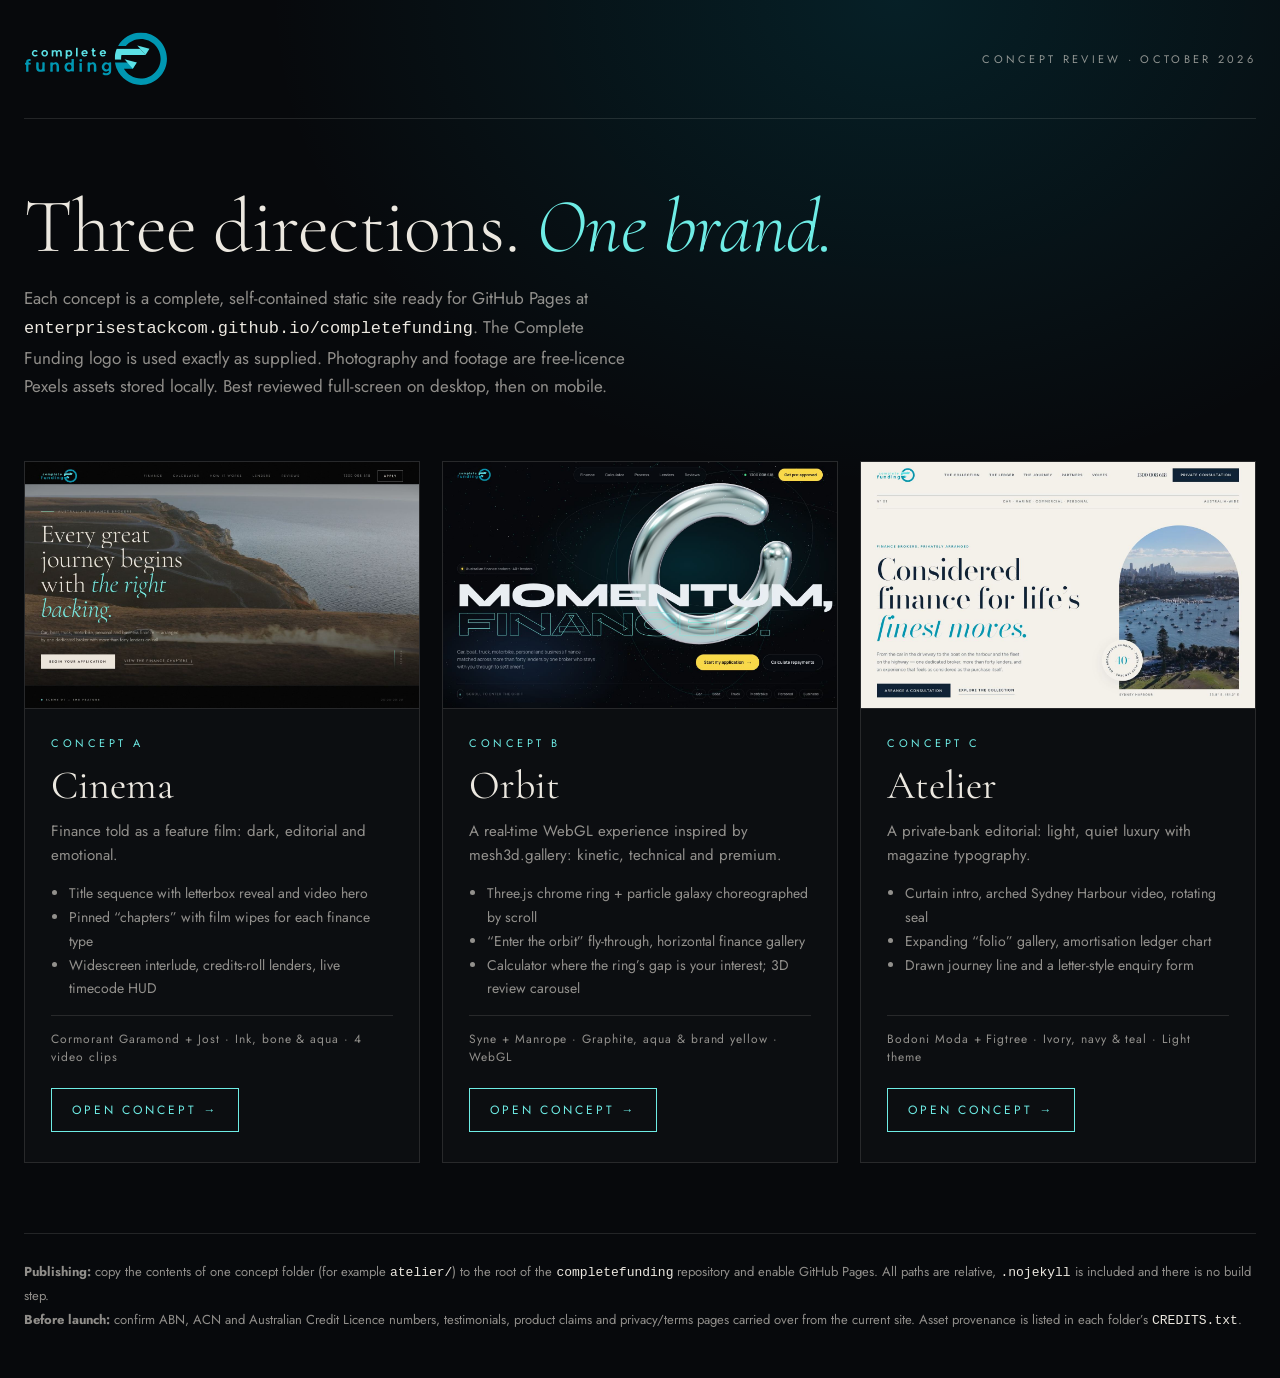
<file: index.html>
<!DOCTYPE html>
<html lang="en-AU">
<head>
  <meta charset="UTF-8">
  <meta name="viewport" content="width=device-width, initial-scale=1">
  <title>Complete Funding — Three website concepts for review</title>
  <meta name="robots" content="noindex">
  <link rel="icon" href="cinema/assets/img/logo.svg" type="image/svg+xml">
  <style>
    @font-face { font-family: "Cormorant"; src: url("cinema/assets/fonts/cormorant-garamond-latin-wght-normal.woff2") format("woff2"); font-weight: 300 700; font-display: swap; }
    @font-face { font-family: "Cormorant"; src: url("cinema/assets/fonts/cormorant-garamond-latin-wght-italic.woff2") format("woff2"); font-weight: 300 700; font-style: italic; font-display: swap; }
    @font-face { font-family: "Jost"; src: url("cinema/assets/fonts/jost-latin-wght-normal.woff2") format("woff2"); font-weight: 100 900; font-display: swap; }
    :root { --bg: #07090c; --text: #ece8e0; --muted: rgba(236,232,224,.6); --line: rgba(236,232,224,.12); --aqua: #6eece5; --teal: #0097b2; }
    * { box-sizing: border-box; }
    body { margin: 0; background: radial-gradient(70% 50% at 70% 0%, rgba(0,151,178,.16), transparent 70%), var(--bg); color: var(--text); font-family: "Jost", Arial, sans-serif; -webkit-font-smoothing: antialiased; }
    a { color: inherit; text-decoration: none; }
    .wrap { width: min(1320px, 100% - 48px); margin: 0 auto; }
    header { display: flex; justify-content: space-between; align-items: center; padding: 32px 0; border-bottom: 1px solid var(--line); }
    header img { height: 54px; width: auto; }
    header span { font-size: 11px; letter-spacing: .3em; text-transform: uppercase; color: var(--muted); }
    h1 { font-family: "Cormorant", Georgia, serif; font-weight: 300; font-size: clamp(44px, 6vw, 92px); line-height: 1; margin: 70px 0 18px; letter-spacing: -.01em; }
    h1 em { color: var(--aqua); }
    .intro { max-width: 62ch; color: var(--muted); font-size: 17px; line-height: 1.7; margin: 0 0 60px; }
    .grid { display: grid; grid-template-columns: repeat(3, 1fr); gap: 22px; }
    .card { display: flex; flex-direction: column; border: 1px solid var(--line); background: rgba(255,255,255,.02); transition: border-color .4s, transform .6s cubic-bezier(.16,1,.3,1); }
    .card:hover { border-color: rgba(110,236,229,.5); transform: translateY(-6px); }
    .shot { aspect-ratio: 16 / 10; overflow: hidden; border-bottom: 1px solid var(--line); }
    .shot img { width: 100%; height: 100%; object-fit: cover; transition: transform 1.2s cubic-bezier(.16,1,.3,1); display: block; }
    .card:hover .shot img { transform: scale(1.05); }
    .body { padding: 26px 26px 30px; display: flex; flex-direction: column; gap: 14px; flex: 1; }
    .n { font-size: 11px; letter-spacing: .32em; text-transform: uppercase; color: var(--aqua); }
    h2 { font-family: "Cormorant", Georgia, serif; font-weight: 400; font-size: 40px; line-height: 1; margin: 0; }
    p { margin: 0; color: var(--muted); line-height: 1.65; font-size: 15px; }
    ul { margin: 0; padding: 0 0 0 18px; color: var(--muted); font-size: 14px; line-height: 1.7; }
    .meta { margin-top: auto; padding-top: 14px; border-top: 1px solid var(--line); font-size: 12px; letter-spacing: .08em; color: var(--muted); }
    .open { display: inline-flex; gap: 10px; align-items: center; align-self: flex-start; margin-top: 8px; padding: 12px 20px; border: 1px solid var(--aqua); color: var(--aqua); font-size: 12px; letter-spacing: .24em; text-transform: uppercase; transition: background .3s, color .3s; }
    .card:hover .open { background: var(--aqua); color: #07090c; }
    footer { margin: 70px 0 50px; padding-top: 26px; border-top: 1px solid var(--line); color: var(--muted); font-size: 13px; line-height: 1.8; }
    code { font-family: Consolas, monospace; color: var(--text); }
    @media (max-width: 1000px) { .grid { grid-template-columns: 1fr; } }
  </style>
</head>
<body>
  <div class="wrap">
    <header><img src="cinema/assets/img/logo.svg" alt="Complete Funding"><span>Concept review · October 2026</span></header>
    <h1>Three directions. <em>One brand.</em></h1>
    <p class="intro">Each concept is a complete, self-contained static site ready for GitHub Pages at <code>enterprisestackcom.github.io/completefunding</code>. The Complete Funding logo is used exactly as supplied. Photography and footage are free-licence Pexels assets stored locally. Best reviewed full-screen on desktop, then on mobile.</p>
    <div class="grid">
      <a class="card" href="cinema/index.html">
        <div class="shot"><img src="_review/cinema.jpg" alt="Concept A preview"></div>
        <div class="body">
          <span class="n">Concept A</span>
          <h2>Cinema</h2>
          <p>Finance told as a feature film: dark, editorial and emotional.</p>
          <ul><li>Title sequence with letterbox reveal and video hero</li><li>Pinned “chapters” with film wipes for each finance type</li><li>Widescreen interlude, credits-roll lenders, live timecode HUD</li></ul>
          <span class="meta">Cormorant Garamond + Jost · Ink, bone &amp; aqua · 4 video clips</span>
          <span class="open">Open concept →</span>
        </div>
      </a>
      <a class="card" href="orbit/index.html">
        <div class="shot"><img src="_review/orbit.jpg" alt="Concept B preview"></div>
        <div class="body">
          <span class="n">Concept B</span>
          <h2>Orbit</h2>
          <p>A real-time WebGL experience inspired by mesh3d.gallery: kinetic, technical and premium.</p>
          <ul><li>Three.js chrome ring + particle galaxy choreographed by scroll</li><li>“Enter the orbit” fly-through, horizontal finance gallery</li><li>Calculator where the ring’s gap is your interest; 3D review carousel</li></ul>
          <span class="meta">Syne + Manrope · Graphite, aqua &amp; brand yellow · WebGL</span>
          <span class="open">Open concept →</span>
        </div>
      </a>
      <a class="card" href="atelier/index.html">
        <div class="shot"><img src="_review/atelier.jpg" alt="Concept C preview"></div>
        <div class="body">
          <span class="n">Concept C</span>
          <h2>Atelier</h2>
          <p>A private-bank editorial: light, quiet luxury with magazine typography.</p>
          <ul><li>Curtain intro, arched Sydney Harbour video, rotating seal</li><li>Expanding “folio” gallery, amortisation ledger chart</li><li>Drawn journey line and a letter-style enquiry form</li></ul>
          <span class="meta">Bodoni Moda + Figtree · Ivory, navy &amp; teal · Light theme</span>
          <span class="open">Open concept →</span>
        </div>
      </a>
    </div>
    <footer>
      <strong>Publishing:</strong> copy the contents of one concept folder (for example <code>atelier/</code>) to the root of the <code>completefunding</code> repository and enable GitHub Pages. All paths are relative, <code>.nojekyll</code> is included and there is no build step.<br>
      <strong>Before launch:</strong> confirm ABN, ACN and Australian Credit Licence numbers, testimonials, product claims and privacy/terms pages carried over from the current site. Asset provenance is listed in each folder’s <code>CREDITS.txt</code>.
    </footer>
  </div>
</body>
</html>
</file>
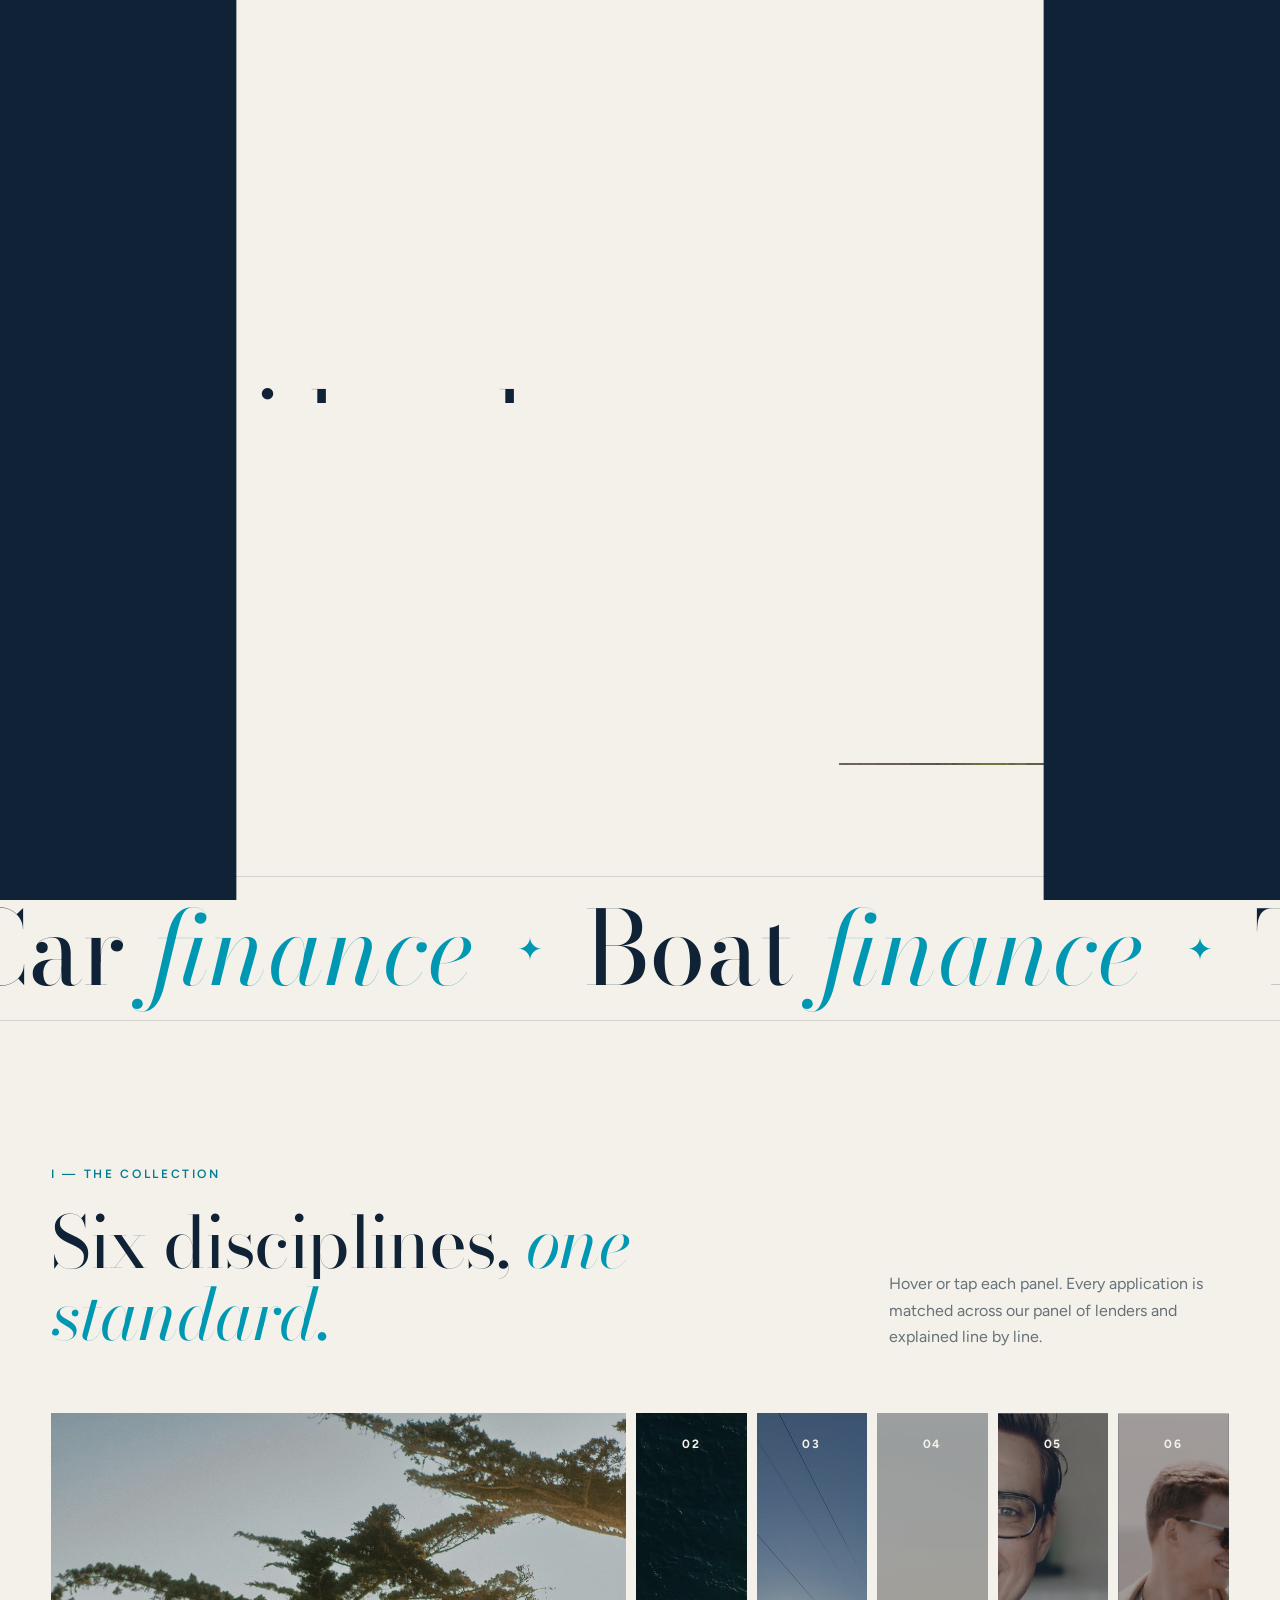
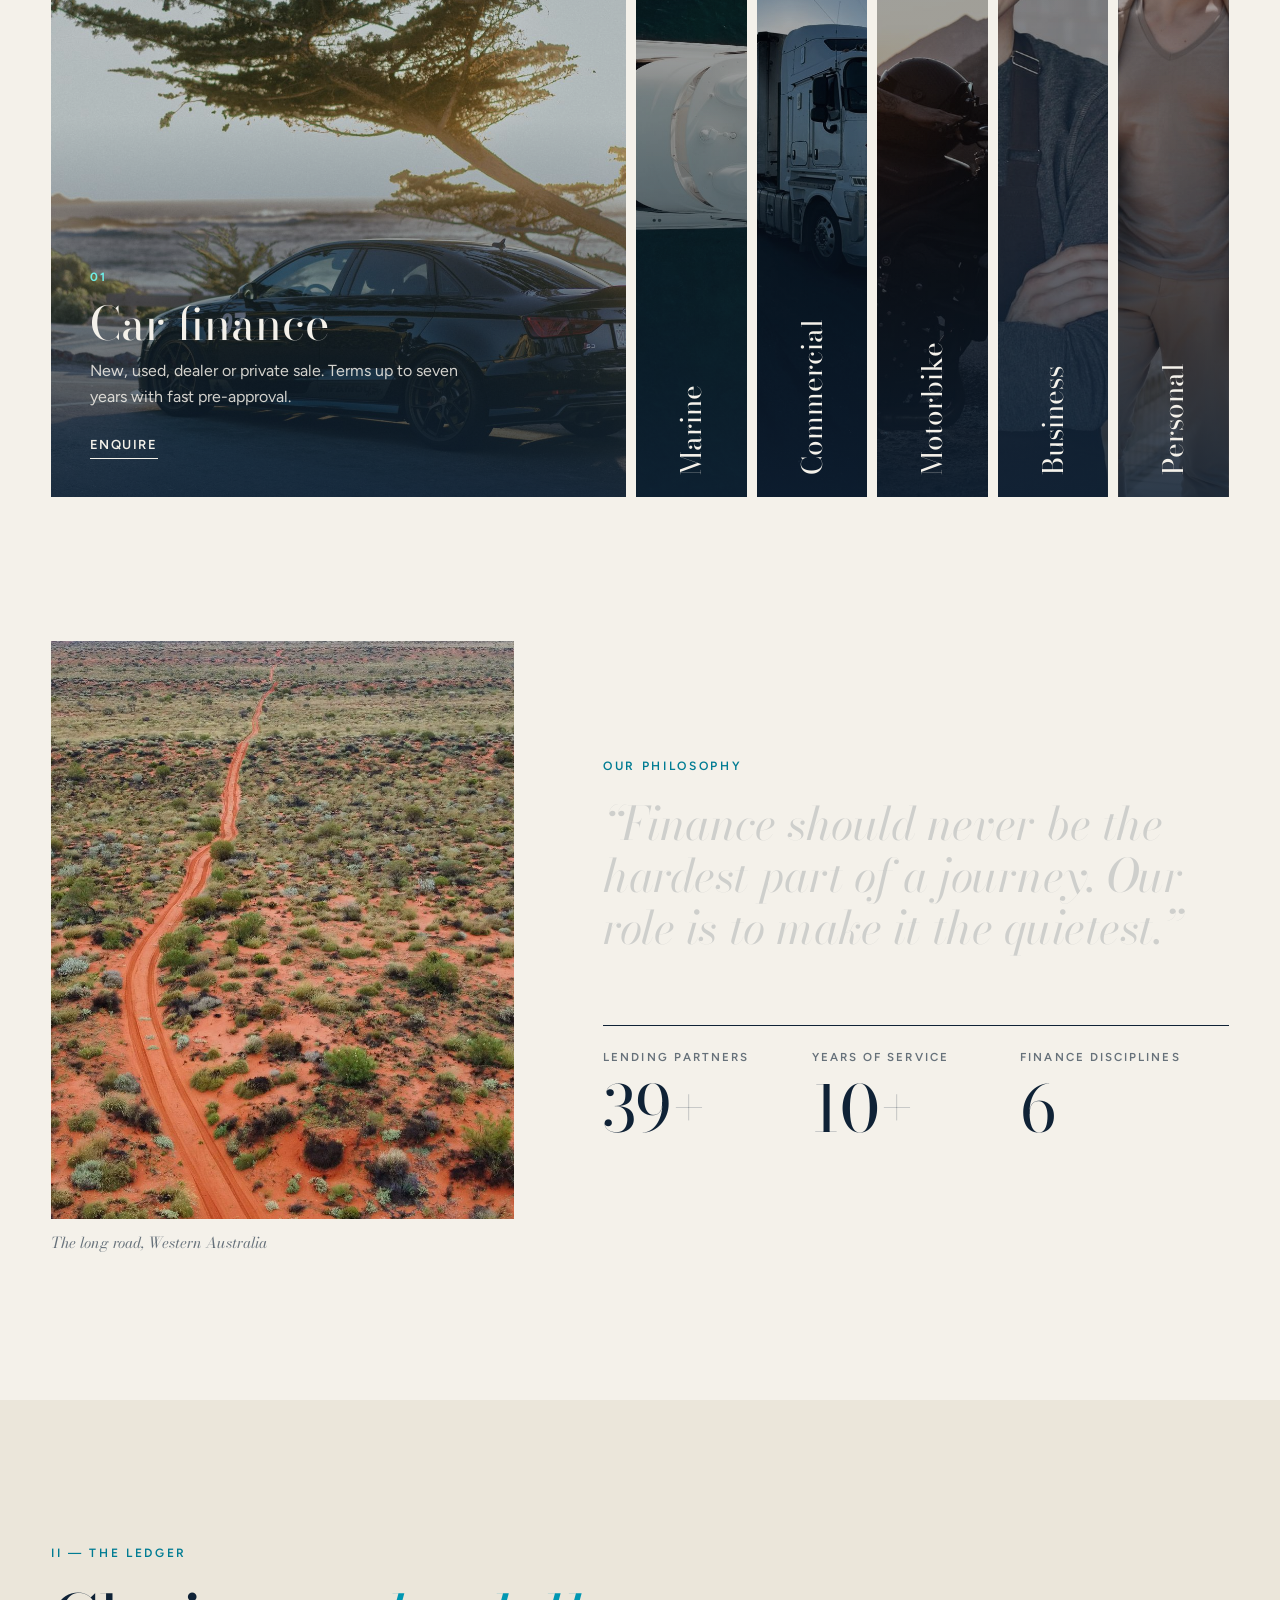
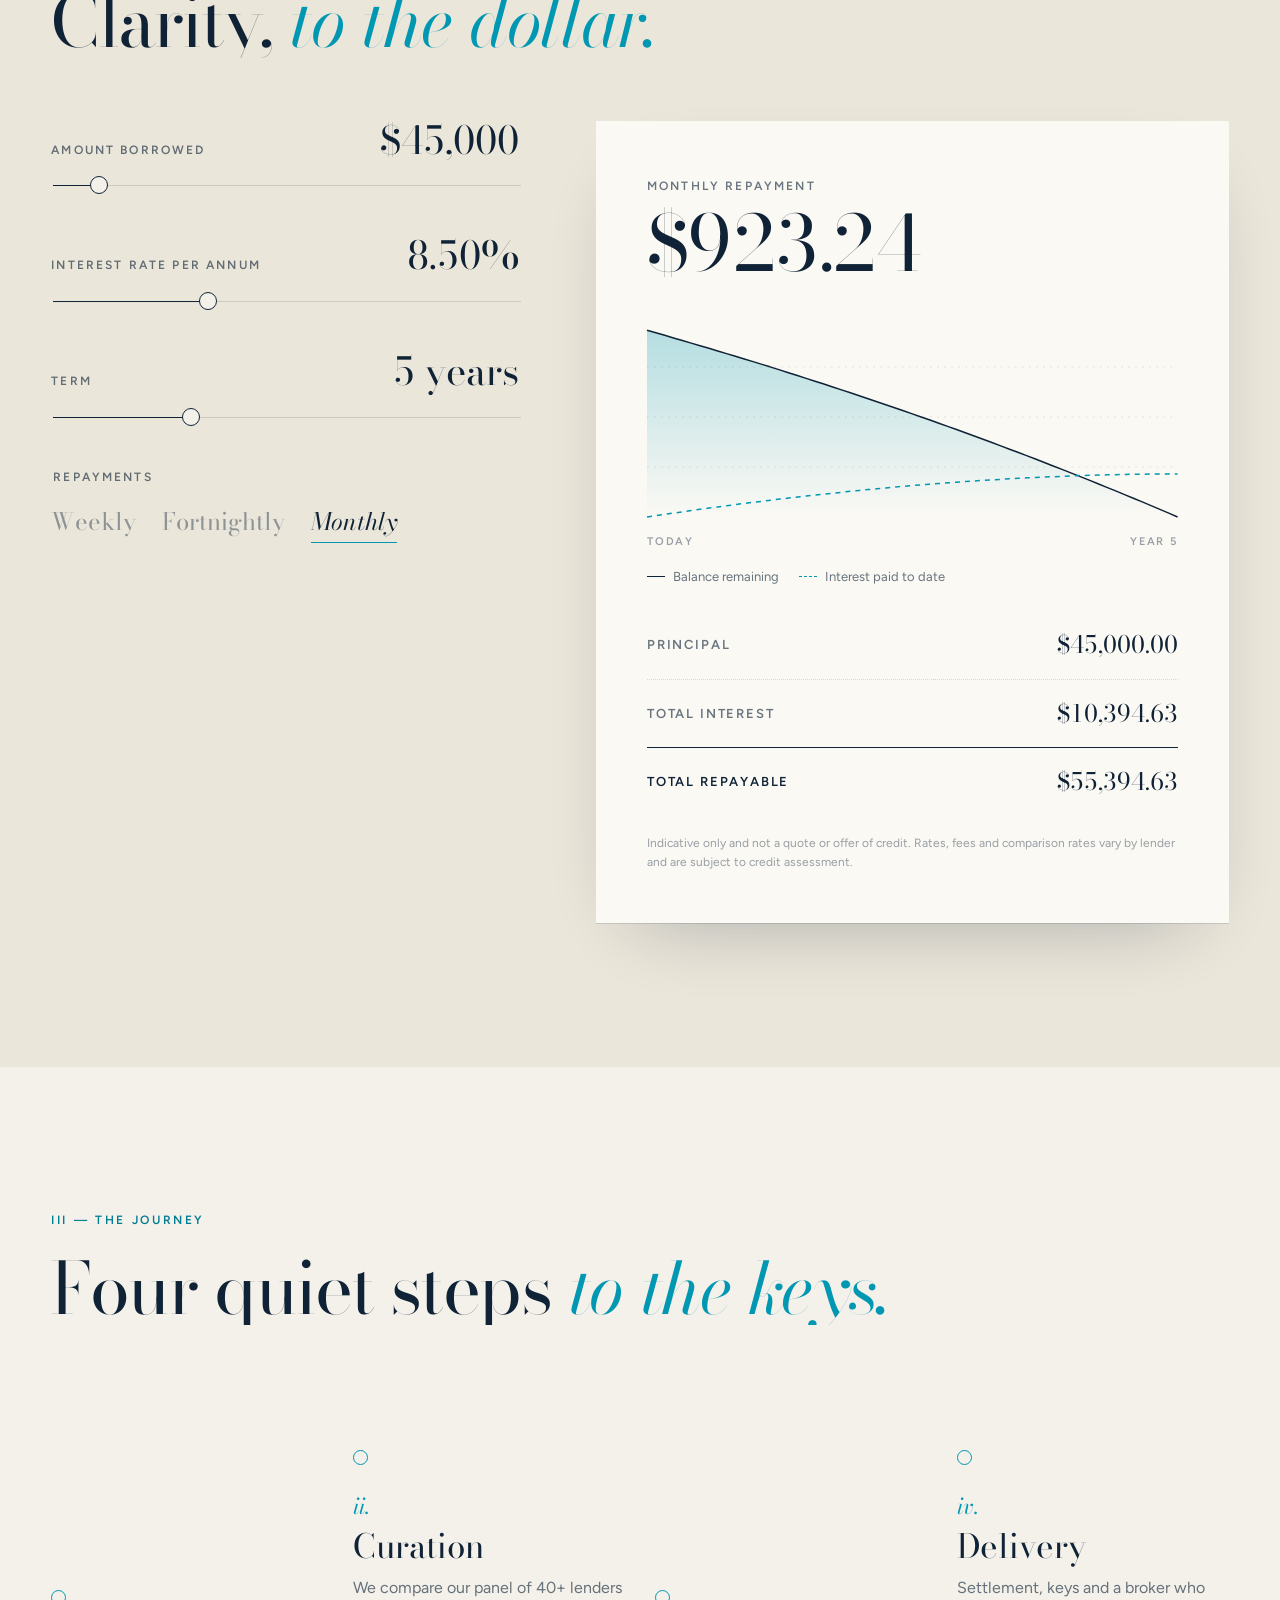
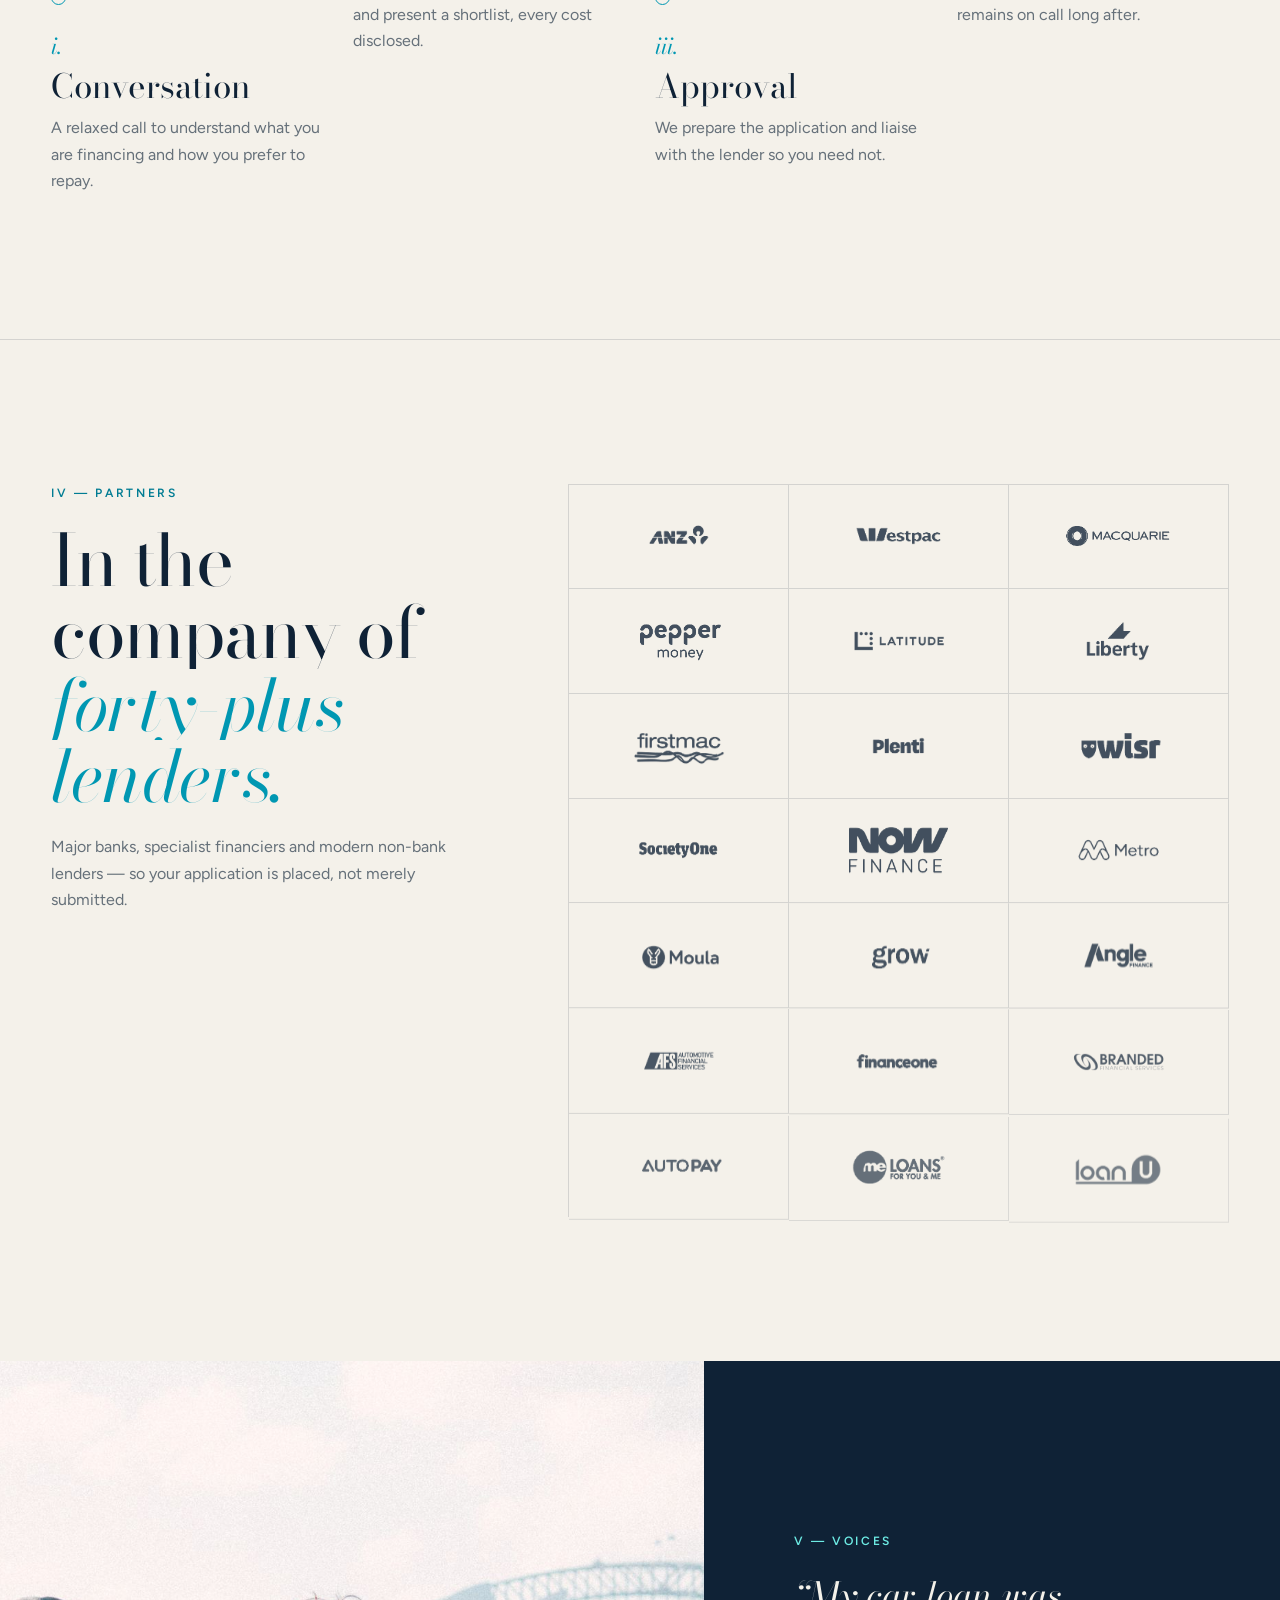
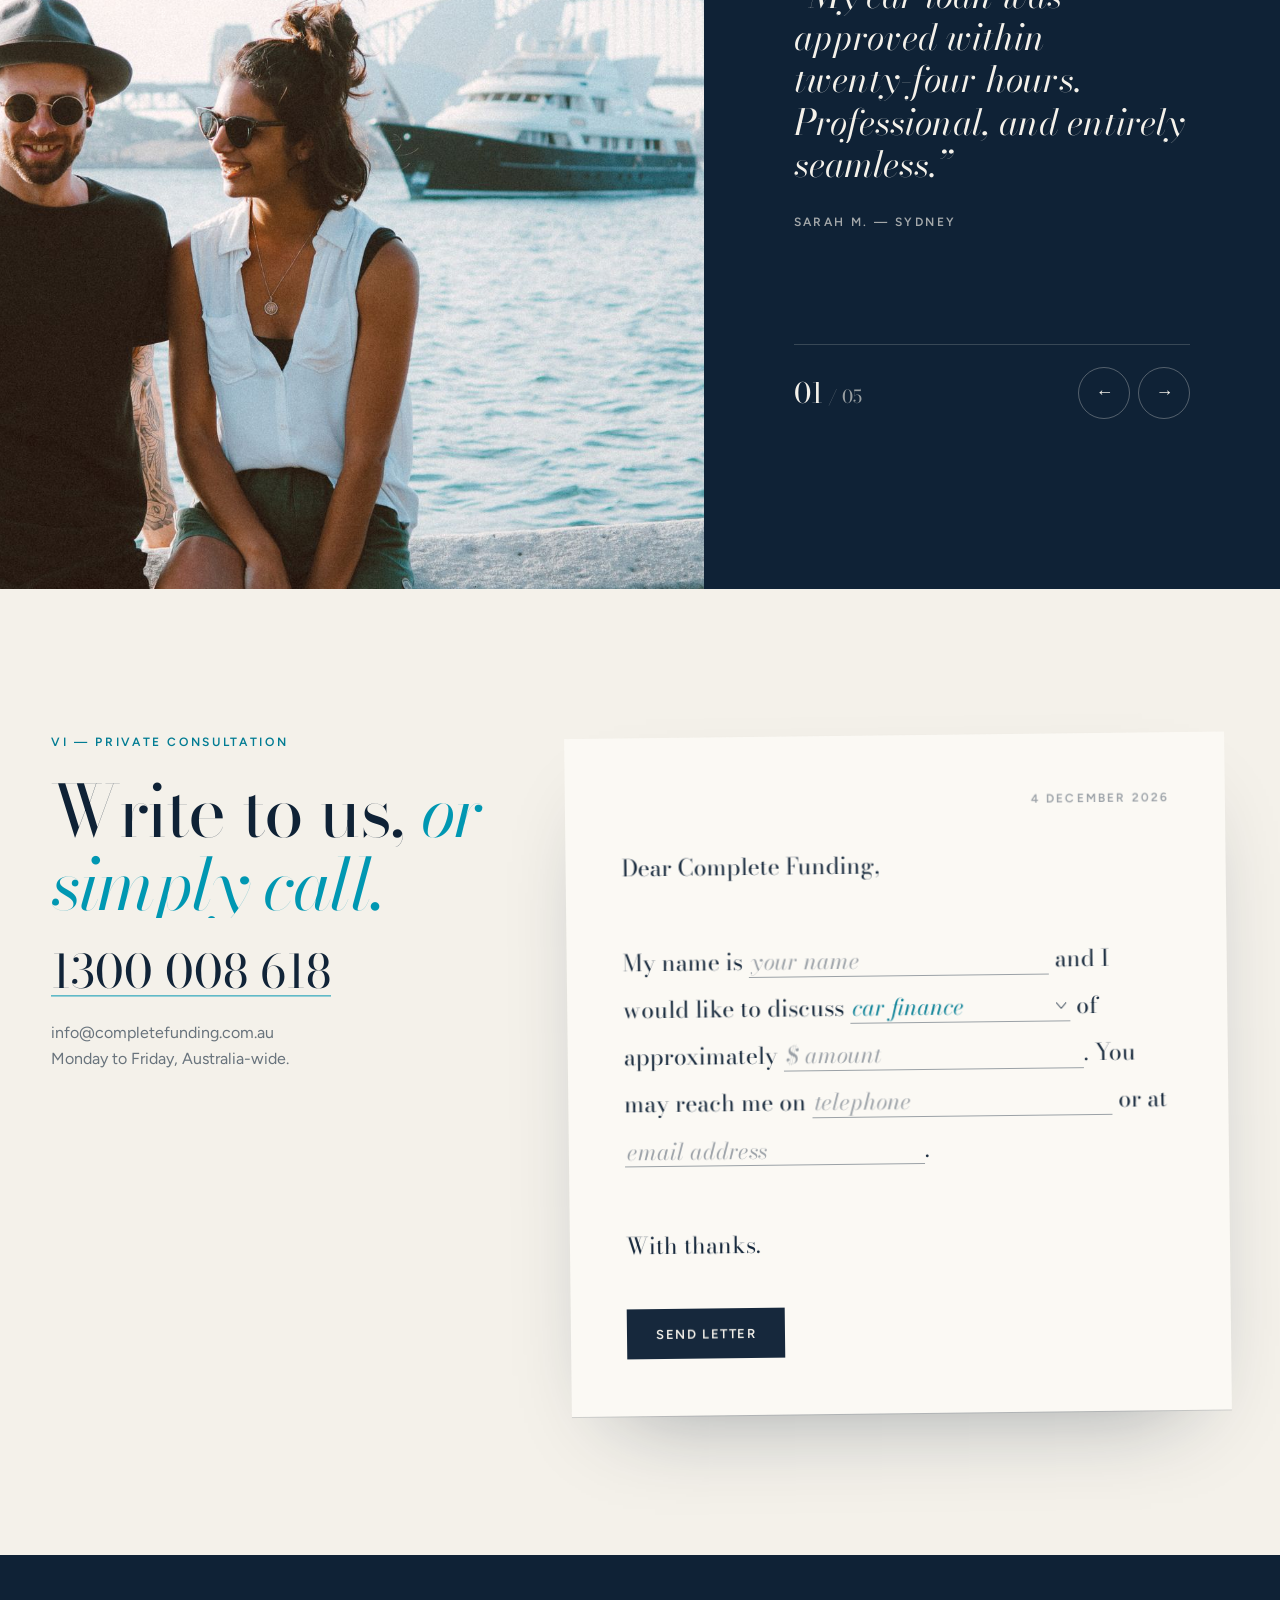
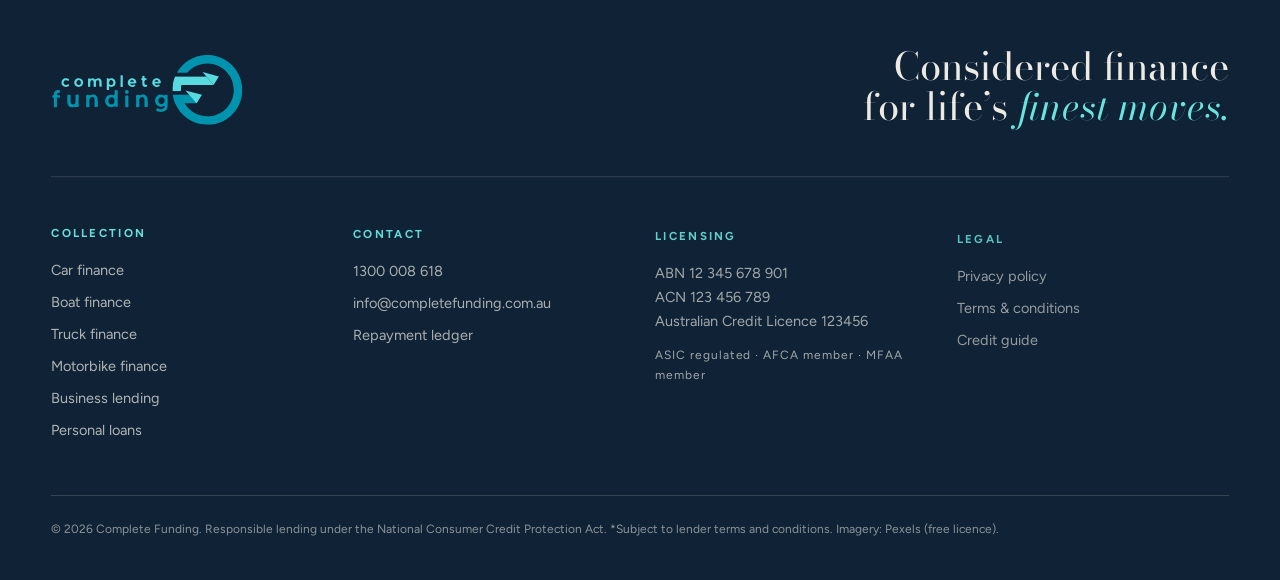
<file: atelier/index.html>
<!DOCTYPE html>
<html lang="en-AU">
<head>
  <meta charset="UTF-8">
  <meta name="viewport" content="width=device-width, initial-scale=1">
  <title>Complete Funding | Considered finance for life's finest moves</title>
  <meta name="description" content="Private-client style car, boat, truck, motorbike, personal and business finance across Australia. One dedicated broker, more than forty lenders.">
  <meta name="theme-color" content="#f4f1ea">
  <link rel="canonical" href="https://enterprisestackcom.github.io/completefunding/">
  <meta property="og:type" content="website">
  <meta property="og:title" content="Complete Funding | Considered finance">
  <meta property="og:description" content="Car, boat, truck, motorbike, personal and business finance across Australia.">
  <meta property="og:image" content="assets/video/sydney-aerial-poster.jpg">
  <link rel="icon" href="assets/img/logo.svg" type="image/svg+xml">
  <link rel="preload" href="assets/fonts/bodoni-moda-latin-opsz-normal.woff2" as="font" type="font/woff2" crossorigin>
  <link rel="preload" href="assets/fonts/figtree-latin-wght-normal.woff2" as="font" type="font/woff2" crossorigin>
  <link rel="stylesheet" href="assets/css/site.css">
  <script type="application/ld+json">
  {"@context":"https://schema.org","@type":"FinancialService","name":"Complete Funding","url":"https://enterprisestackcom.github.io/completefunding/","telephone":"+61-1300-008-618","email":"info@completefunding.com.au","areaServed":"AU"}
  </script>
</head>
<body class="is-loading">
  <a class="skip-link" href="#main">Skip to content</a>

  <div class="curtain" id="curtain" aria-hidden="true">
    <div class="curtain__panel curtain__panel--l"></div>
    <div class="curtain__panel curtain__panel--r"></div>
    <div class="curtain__mark"><img src="assets/img/logo.svg" alt="" width="1366" height="507"><span>Est. Australia</span></div>
  </div>

  <header class="top">
    <a class="top__brand" href="#main" aria-label="Complete Funding home"><img src="assets/img/logo.svg" alt="Complete Funding" width="1366" height="507"></a>
    <nav class="top__nav" aria-label="Primary">
      <a href="#collection">The Collection</a>
      <a href="#ledger">The Ledger</a>
      <a href="#journey">The Journey</a>
      <a href="#partners">Partners</a>
      <a href="#voices">Voices</a>
    </nav>
    <div class="top__right">
      <a class="top__phone" href="tel:1300008618">1300 008 618</a>
      <a class="btn btn--ink" href="#consult"><span>Private consultation</span></a>
      <button class="top__menu" type="button" aria-expanded="false" aria-controls="sheet" aria-label="Open menu"><span>Menu</span></button>
    </div>
  </header>

  <div class="sheet" id="sheet" hidden>
    <div class="sheet__img"><img src="assets/img/ate-yacht.jpg" alt="" loading="lazy"></div>
    <nav aria-label="Mobile">
      <a href="#collection"><i>I</i>The Collection</a>
      <a href="#ledger"><i>II</i>The Ledger</a>
      <a href="#journey"><i>III</i>The Journey</a>
      <a href="#partners"><i>IV</i>Partners</a>
      <a href="#voices"><i>V</i>Voices</a>
      <a href="#consult"><i>VI</i>Consultation</a>
    </nav>
    <a class="sheet__phone" href="tel:1300008618">Telephone 1300 008 618</a>
  </div>

  <main id="main">
    <!-- HERO -->
    <section class="hero">
      <div class="hero__meta">
        <span>Nº 01</span><span>Car · Marine · Commercial · Personal</span><span>Australia-wide</span>
      </div>
      <div class="hero__grid">
        <div class="hero__copy">
          <p class="eyebrow">Finance brokers, privately arranged</p>
          <h1 class="hero__title" id="hero-title">Considered finance for life’s <em>finest moves.</em></h1>
          <p class="hero__lede">From the car in the driveway to the boat on the harbour and the fleet on the highway — one dedicated broker, more than forty lenders, and an experience that feels as considered as the purchase itself.</p>
          <div class="hero__actions">
            <a class="btn btn--ink" href="#consult"><span>Arrange a consultation</span></a>
            <a class="link" href="#collection">Explore the collection</a>
          </div>
        </div>
        <figure class="hero__arch">
          <div class="arch">
            <video class="arch__video" muted loop playsinline autoplay preload="metadata" poster="assets/video/sydney-aerial-poster.jpg" data-src-lg="assets/video/sydney-aerial-720.mp4" data-src-sm="assets/video/sydney-aerial-540.mp4"></video>
          </div>
          <figcaption><span>Sydney Harbour</span><span>33.8° S, 151.2° E</span></figcaption>
          <div class="badge" aria-hidden="true">
            <svg viewBox="0 0 200 200"><defs><path id="circ" d="M100,100 m-78,0 a78,78 0 1,1 156,0 a78,78 0 1,1 -156,0"/></defs><text><textPath href="#circ">Complete Funding · Forty-plus lenders · One broker ·</textPath></text></svg>
            <span class="badge__core">40<sup>+</sup></span>
          </div>
        </figure>
      </div>
    </section>

    <!-- RUNNING TITLE -->
    <div class="ribbon" aria-hidden="true">
      <div class="ribbon__track" id="ribbon"><span>Car <em>finance</em></span><i>✦</i><span>Boat <em>finance</em></span><i>✦</i><span>Truck <em>finance</em></span><i>✦</i><span>Motorbike <em>finance</em></span><i>✦</i><span>Personal <em>loans</em></span><i>✦</i><span>Business <em>lending</em></span><i>✦</i></div>
    </div>

    <!-- COLLECTION -->
    <section class="collection" id="collection">
      <div class="wrap head">
        <p class="eyebrow">I — The Collection</p>
        <h2 class="title">Six disciplines, <em>one standard.</em></h2>
        <p class="head__note">Hover or tap each panel. Every application is matched across our panel of lenders and explained line by line.</p>
      </div>
      <div class="wrap">
        <div class="folio" id="folio">
          <article class="leaf is-open" tabindex="0">
            <img src="assets/img/ate-car.jpg" alt="A black car parked beneath a coastal tree by the ocean" loading="lazy">
            <div class="leaf__spine"><span>01</span><b>Car</b></div>
            <div class="leaf__body"><span class="leaf__n">01</span><h3>Car finance</h3><p>New, used, dealer or private sale. Terms up to seven years with fast pre-approval.</p><a class="link link--light" href="#consult" data-finance="car finance">Enquire</a></div>
          </article>
          <article class="leaf" tabindex="0">
            <img src="assets/img/ate-yacht.jpg" alt="A white yacht on turquoise water seen from above" loading="lazy">
            <div class="leaf__spine"><span>02</span><b>Marine</b></div>
            <div class="leaf__body"><span class="leaf__n">02</span><h3>Boat finance</h3><p>Runabouts to blue-water cruisers. Terms up to fifteen years, insurance arranged.</p><a class="link link--light" href="#consult" data-finance="boat finance">Enquire</a></div>
          </article>
          <article class="leaf" tabindex="0">
            <img src="assets/img/ate-truck.jpg" alt="A silver semi truck on an open country highway" loading="lazy">
            <div class="leaf__spine"><span>03</span><b>Commercial</b></div>
            <div class="leaf__body"><span class="leaf__n">03</span><h3>Truck finance</h3><p>Prime movers, trailers and fleets through lease or hire purchase.</p><a class="link link--light" href="#consult" data-finance="truck finance">Enquire</a></div>
          </article>
          <article class="leaf" tabindex="0">
            <img src="assets/img/ate-moto.jpg" alt="A woman riding a motorcycle along a mountain road at sunset" loading="lazy">
            <div class="leaf__spine"><span>04</span><b>Motorbike</b></div>
            <div class="leaf__body"><span class="leaf__n">04</span><h3>Motorbike finance</h3><p>Tourers, adventure and sports bikes. Terms up to five years, quoted instantly.</p><a class="link link--light" href="#consult" data-finance="motorbike finance">Enquire</a></div>
          </article>
          <article class="leaf" tabindex="0">
            <img src="assets/img/ate-business.jpg" alt="Two smiling cafe owners in aprons" loading="lazy">
            <div class="leaf__spine"><span>05</span><b>Business</b></div>
            <div class="leaf__body"><span class="leaf__n">05</span><h3>Business lending</h3><p>Working capital, equipment and expansion structured around your cash flow.</p><a class="link link--light" href="#consult" data-finance="business lending">Enquire</a></div>
          </article>
          <article class="leaf" tabindex="0">
            <img src="assets/img/ate-personal.jpg" alt="A stylish couple strolling along a coastal boardwalk" loading="lazy">
            <div class="leaf__spine"><span>06</span><b>Personal</b></div>
            <div class="leaf__body"><span class="leaf__n">06</span><h3>Personal loans</h3><p>$2,000 to $50,000 with fixed-rate options and no early exit fees.*</p><a class="link link--light" href="#consult" data-finance="a personal loan">Enquire</a></div>
          </article>
        </div>
      </div>
    </section>

    <!-- PHILOSOPHY -->
    <section class="philosophy">
      <div class="wrap philosophy__grid">
        <figure class="philosophy__img"><div class="frame"><img src="assets/img/ate-outback.jpg" alt="Aerial view of a red dirt road through the Australian outback" loading="lazy"></div><figcaption>The long road, Western Australia</figcaption></figure>
        <div class="philosophy__copy">
          <p class="eyebrow">Our philosophy</p>
          <blockquote class="philosophy__quote" id="phil-quote">“Finance should never be the hardest part of a journey. Our role is to make it the quietest.”</blockquote>
          <dl class="figures">
            <div><dt>Lending partners</dt><dd><span data-count="40">0</span>+</dd></div>
            <div><dt>Years of service</dt><dd><span data-count="10">0</span>+</dd></div>
            <div><dt>Finance disciplines</dt><dd><span data-count="6">0</span></dd></div>
          </dl>
        </div>
      </div>
    </section>

    <!-- LEDGER -->
    <section class="ledger" id="ledger">
      <div class="wrap head">
        <p class="eyebrow">II — The Ledger</p>
        <h2 class="title">Clarity, <em>to the dollar.</em></h2>
      </div>
      <div class="wrap ledger__grid">
        <form class="ledger__form" id="calc" onsubmit="return false">
          <div class="field">
            <label for="calc-amount">Amount borrowed</label>
            <output id="out-amount">$45,000</output>
            <input type="range" id="calc-amount" min="5000" max="500000" step="1000" value="45000">
          </div>
          <div class="field">
            <label for="calc-rate">Interest rate per annum</label>
            <output id="out-rate">8.50%</output>
            <input type="range" id="calc-rate" min="3" max="20" step="0.05" value="8.5">
          </div>
          <div class="field">
            <label for="calc-term">Term</label>
            <output id="out-term">5 years</output>
            <input type="range" id="calc-term" min="1" max="15" step="1" value="5">
          </div>
          <fieldset class="tabs">
            <legend>Repayments</legend>
            <label><input type="radio" name="freq" value="52"><span>Weekly</span></label>
            <label><input type="radio" name="freq" value="26"><span>Fortnightly</span></label>
            <label><input type="radio" name="freq" value="12" checked><span>Monthly</span></label>
          </fieldset>
        </form>
        <div class="ledger__sheet" aria-live="polite">
          <div class="ledger__headline">
            <span id="res-label">Monthly repayment</span>
            <strong id="res-pay">$923.29</strong>
          </div>
          <div class="chart">
            <svg viewBox="0 0 600 240" preserveAspectRatio="none" aria-hidden="true">
              <defs><linearGradient id="g-area" x1="0" x2="0" y1="0" y2="1"><stop offset="0" stop-color="#0097b2" stop-opacity=".28"/><stop offset="1" stop-color="#0097b2" stop-opacity="0"/></linearGradient></defs>
              <g class="chart__grid"><line x1="0" y1="60" x2="600" y2="60"/><line x1="0" y1="120" x2="600" y2="120"/><line x1="0" y1="180" x2="600" y2="180"/></g>
              <path id="chart-area" fill="url(#g-area)" d=""/>
              <path id="chart-line" class="chart__line" d=""/>
              <path id="chart-int" class="chart__int" d=""/>
            </svg>
            <div class="chart__axis"><span>Today</span><span id="axis-end">Year 5</span></div>
            <p class="chart__key"><i class="k1"></i>Balance remaining <i class="k2"></i>Interest paid to date</p>
          </div>
          <table class="ledger__table">
            <tr><th scope="row">Principal</th><td id="res-p">$45,000.00</td></tr>
            <tr><th scope="row">Total interest</th><td id="res-int">$10,397.40</td></tr>
            <tr class="total"><th scope="row">Total repayable</th><td id="res-total">$55,397.40</td></tr>
          </table>
          <p class="fine">Indicative only and not a quote or offer of credit. Rates, fees and comparison rates vary by lender and are subject to credit assessment.</p>
        </div>
      </div>
    </section>

    <!-- JOURNEY -->
    <section class="journey" id="journey">
      <div class="wrap head">
        <p class="eyebrow">III — The Journey</p>
        <h2 class="title">Four quiet steps <em>to the keys.</em></h2>
      </div>
      <div class="wrap journey__path">
        <svg class="journey__svg" viewBox="0 0 1200 300" preserveAspectRatio="none" aria-hidden="true"><path id="journey-line" d="M0,210 C120,210 200,70 314,70 C430,70 505,210 620,210 C735,210 812,70 927,70 C1040,70 1110,150 1200,150"/></svg>
        <ol class="steps">
          <li><span class="steps__n">i.</span><h3>Conversation</h3><p>A relaxed call to understand what you are financing and how you prefer to repay.</p></li>
          <li><span class="steps__n">ii.</span><h3>Curation</h3><p>We compare our panel of 40+ lenders and present a shortlist, every cost disclosed.</p></li>
          <li><span class="steps__n">iii.</span><h3>Approval</h3><p>We prepare the application and liaise with the lender so you need not.</p></li>
          <li><span class="steps__n">iv.</span><h3>Delivery</h3><p>Settlement, keys and a broker who remains on call long after.</p></li>
        </ol>
      </div>
    </section>

    <!-- PARTNERS -->
    <section class="partners" id="partners">
      <div class="wrap partners__grid">
        <div class="head head--side">
          <p class="eyebrow">IV — Partners</p>
          <h2 class="title">In the company of <em>forty-plus lenders.</em></h2>
          <p class="head__note">Major banks, specialist financiers and modern non-bank lenders — so your application is placed, not merely submitted.</p>
        </div>
        <ul class="logos" aria-label="Lending partners">
          <li><img src="assets/img/lenders-ink/anz.png" alt="ANZ" loading="lazy"></li>
          <li><img src="assets/img/lenders-ink/westpac.png" alt="Westpac" loading="lazy"></li>
          <li><img src="assets/img/lenders-ink/macquarie.png" alt="Macquarie" loading="lazy"></li>
          <li><img src="assets/img/lenders-ink/pepper-money.png" alt="Pepper Money" loading="lazy"></li>
          <li><img src="assets/img/lenders-ink/latitude.png" alt="Latitude" loading="lazy"></li>
          <li><img src="assets/img/lenders-ink/liberty.png" alt="Liberty" loading="lazy"></li>
          <li><img src="assets/img/lenders-ink/firstmac.png" alt="Firstmac" loading="lazy"></li>
          <li><img src="assets/img/lenders-ink/plenti.png" alt="Plenti" loading="lazy"></li>
          <li><img src="assets/img/lenders-ink/wisr.png" alt="Wisr" loading="lazy"></li>
          <li><img src="assets/img/lenders-ink/societyone.png" alt="SocietyOne" loading="lazy"></li>
          <li><img src="assets/img/lenders-ink/now-finance.png" alt="Now Finance" loading="lazy"></li>
          <li><img src="assets/img/lenders-ink/metro.png" alt="Metro Finance" loading="lazy"></li>
          <li><img src="assets/img/lenders-ink/moula.png" alt="Moula" loading="lazy"></li>
          <li><img src="assets/img/lenders-ink/grow.png" alt="Grow Finance" loading="lazy"></li>
          <li><img src="assets/img/lenders-ink/angle-finance.png" alt="Angle Finance" loading="lazy"></li>
          <li><img src="assets/img/lenders-ink/afs.png" alt="Automotive Financial Services" loading="lazy"></li>
          <li><img src="assets/img/lenders-ink/financone.png" alt="Finance One" loading="lazy"></li>
          <li><img src="assets/img/lenders-ink/branded-financial-services.png" alt="Branded Financial Services" loading="lazy"></li>
          <li><img src="assets/img/lenders-ink/autopay.png" alt="AutoPay" loading="lazy"></li>
          <li><img src="assets/img/lenders-ink/ume-loans.png" alt="UME Loans" loading="lazy"></li>
          <li><img src="assets/img/lenders-ink/loanu.png" alt="LoanU" loading="lazy"></li>
        </ul>
      </div>
    </section>

    <!-- VOICES -->
    <section class="voices" id="voices">
      <div class="voices__img"><img src="assets/img/ate-harbour.jpg" alt="A couple sitting beside Sydney Harbour with the Harbour Bridge behind" loading="lazy"></div>
      <div class="voices__panel">
        <p class="eyebrow">V — Voices</p>
        <div class="voices__stage" id="voices-stage">
          <figure class="voice is-active"><blockquote>“My car loan was approved within twenty-four hours. Professional, and entirely seamless.”</blockquote><figcaption>Sarah M. — Sydney</figcaption></figure>
          <figure class="voice"><blockquote>“The best rate I could find for my boat. We now spend our weekends on the water.”</blockquote><figcaption>Michael T. — Brisbane</figcaption></figure>
          <figure class="voice"><blockquote>“They worked around my business and found flexible terms for the truck. Fast and clear.”</blockquote><figcaption>David L. — Melbourne</figcaption></figure>
          <figure class="voice"><blockquote>“They consolidated my debts at a far better rate, and were always there to help.”</blockquote><figcaption>Emma R. — Perth</figcaption></figure>
          <figure class="voice"><blockquote>“They understood my industry and funded our expansion. Transparent and competitive.”</blockquote><figcaption>James K. — Adelaide</figcaption></figure>
        </div>
        <div class="voices__ctrl">
          <span class="voices__count"><b id="voice-n">01</b> / 05</span>
          <div><button type="button" class="arrow" id="v-prev" aria-label="Previous review">←</button><button type="button" class="arrow" id="v-next" aria-label="Next review">→</button></div>
        </div>
      </div>
    </section>

    <!-- CONSULTATION -->
    <section class="consult" id="consult">
      <div class="wrap consult__grid">
        <div class="head">
          <p class="eyebrow">VI — Private consultation</p>
          <h2 class="title">Write to us, <em>or simply call.</em></h2>
          <a class="consult__phone" href="tel:1300008618">1300 008 618</a>
          <p class="head__note"><a href="mailto:info@completefunding.com.au">info@completefunding.com.au</a><br>Monday to Friday, Australia-wide.</p>
        </div>
        <form class="letter" id="enquiry" novalidate>
          <p class="letter__date" id="letter-date"></p>
          <p class="letter__body">
            Dear Complete Funding,<br><br>
            My name is <span class="blank"><input name="name" aria-label="Your name" placeholder="your name" autocomplete="name" required></span>
            and I would like to discuss
            <span class="blank blank--select"><select name="type" id="enquiry-type" aria-label="Finance type"><option>car finance</option><option>boat finance</option><option>truck finance</option><option>motorbike finance</option><option>business lending</option><option>a personal loan</option></select></span>
            of approximately <span class="blank blank--sm"><input name="amount" aria-label="Approximate amount" placeholder="$ amount" inputmode="numeric"></span>.
            You may reach me on <span class="blank"><input name="phone" type="tel" aria-label="Phone number" placeholder="telephone" autocomplete="tel" required></span>
            or at <span class="blank blank--lg"><input name="email" type="email" aria-label="Email address" placeholder="email address" autocomplete="email" required></span>.
            <br><br>With thanks.
          </p>
          <div class="letter__foot">
            <button class="btn btn--ink" type="submit"><span>Send letter</span></button>
            <p class="letter__status" id="enquiry-status" role="status"></p>
          </div>
        </form>
      </div>
    </section>
  </main>

  <footer class="foot">
    <div class="wrap">
      <div class="foot__top">
        <img src="assets/img/logo.svg" alt="Complete Funding" width="1366" height="507" loading="lazy">
        <p class="foot__line">Considered finance for life’s <em>finest moves.</em></p>
      </div>
      <div class="foot__grid">
        <div><h4>Collection</h4><a href="#collection">Car finance</a><a href="#collection">Boat finance</a><a href="#collection">Truck finance</a><a href="#collection">Motorbike finance</a><a href="#collection">Business lending</a><a href="#collection">Personal loans</a></div>
        <div><h4>Contact</h4><a href="tel:1300008618">1300 008 618</a><a href="mailto:info@completefunding.com.au">info@completefunding.com.au</a><a href="#ledger">Repayment ledger</a></div>
        <div><h4>Licensing</h4><p>ABN 12 345 678 901<br>ACN 123 456 789<br>Australian Credit Licence 123456</p><p class="foot__badges">ASIC regulated · AFCA member · MFAA member</p></div>
        <div><h4>Legal</h4><a href="#">Privacy policy</a><a href="#">Terms &amp; conditions</a><a href="#">Credit guide</a></div>
      </div>
      <p class="foot__legal">© <span id="year">2026</span> Complete Funding. Responsible lending under the National Consumer Credit Protection Act. *Subject to lender terms and conditions. Imagery: Pexels (free licence).</p>
    </div>
  </footer>

  <script src="assets/vendor/gsap.min.js"></script>
  <script src="assets/vendor/ScrollTrigger.min.js"></script>
  <script src="assets/vendor/SplitText.min.js"></script>
  <script src="assets/vendor/lenis.min.js"></script>
  <script src="assets/js/site.js"></script>
</body>
</html>
</file>
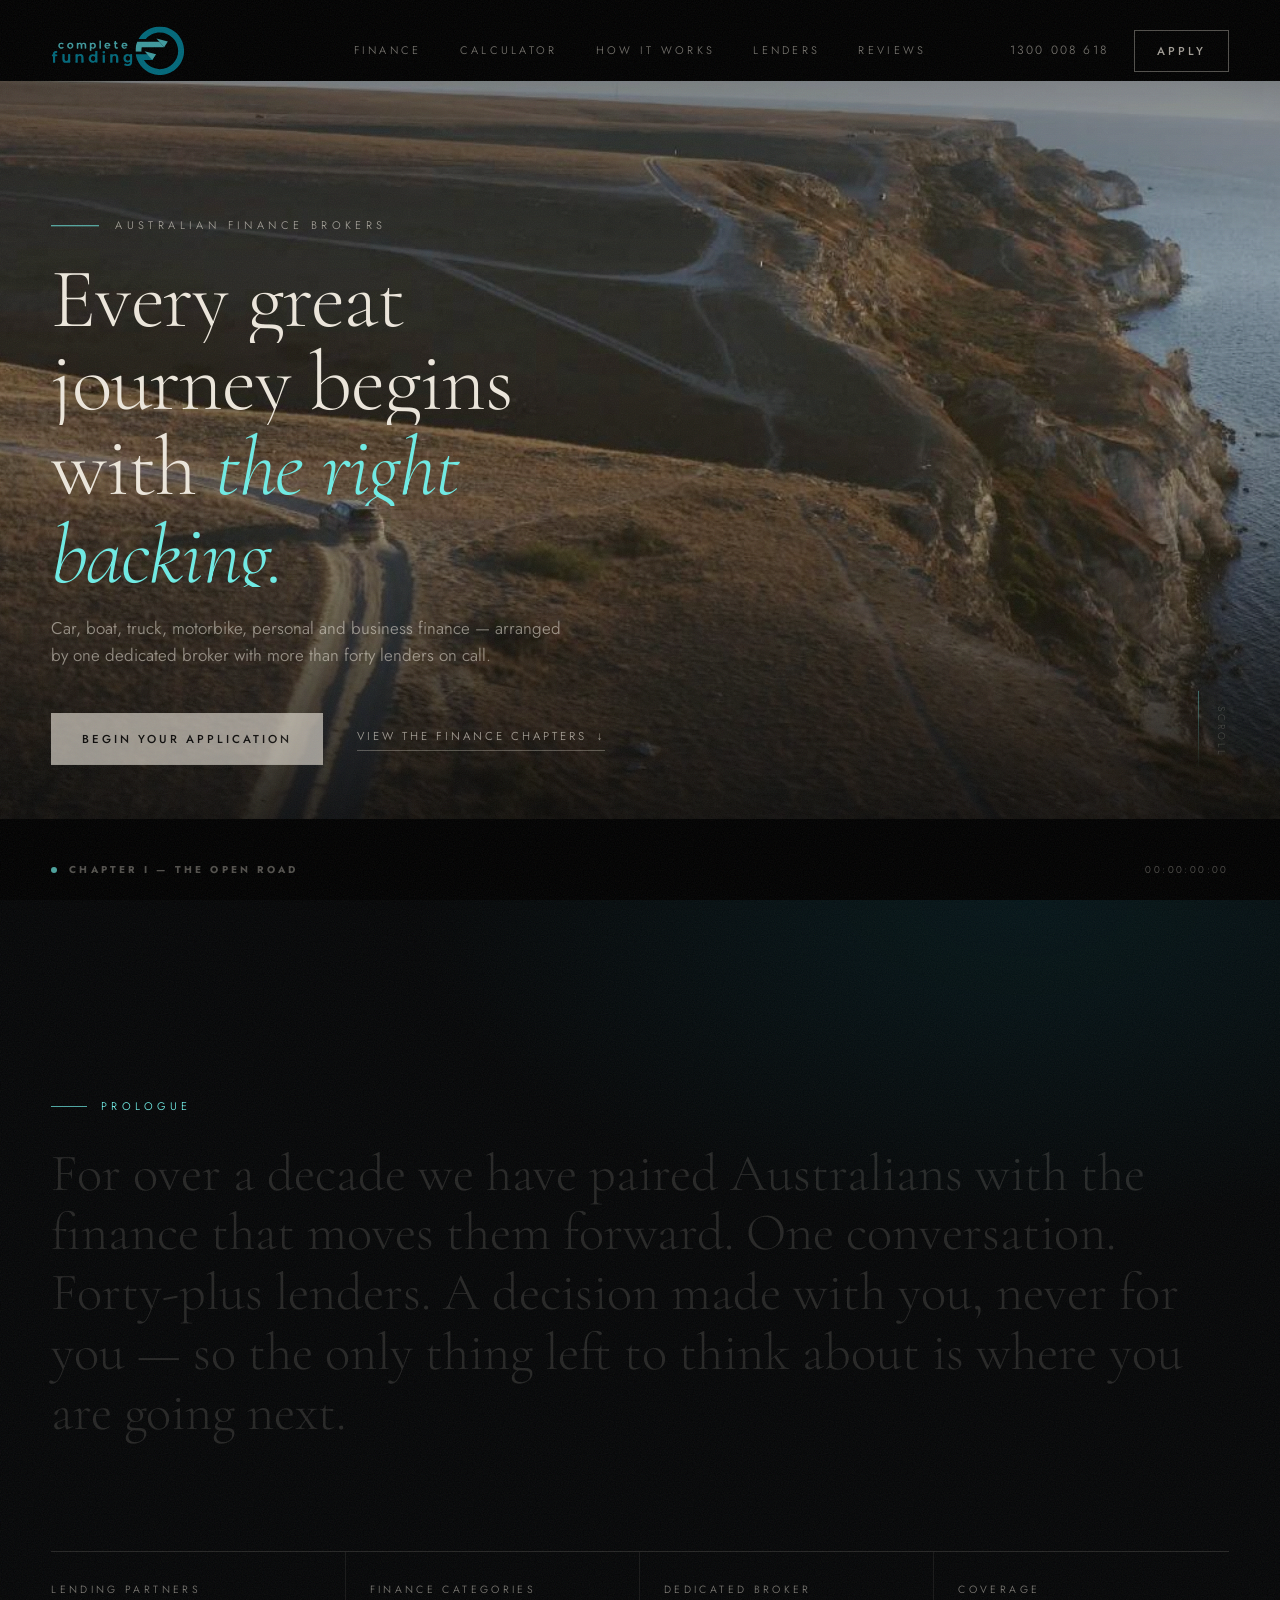
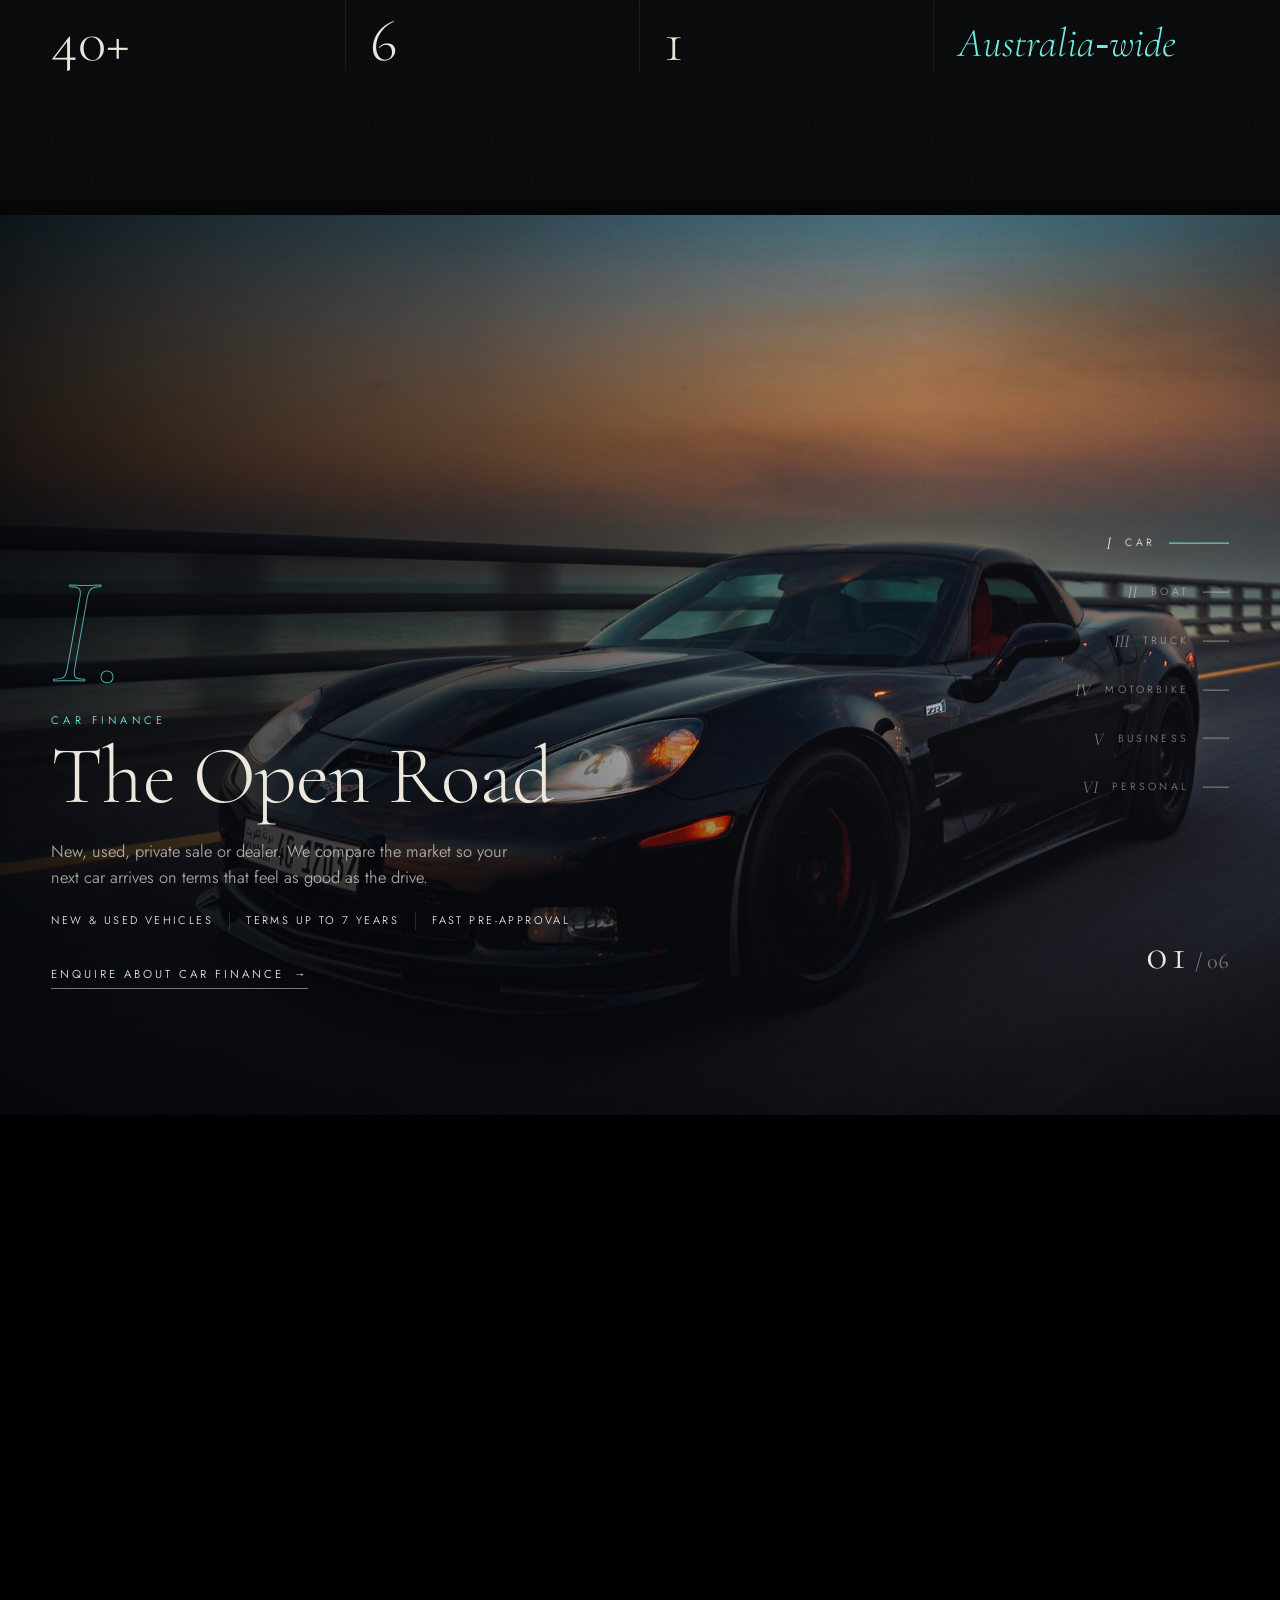
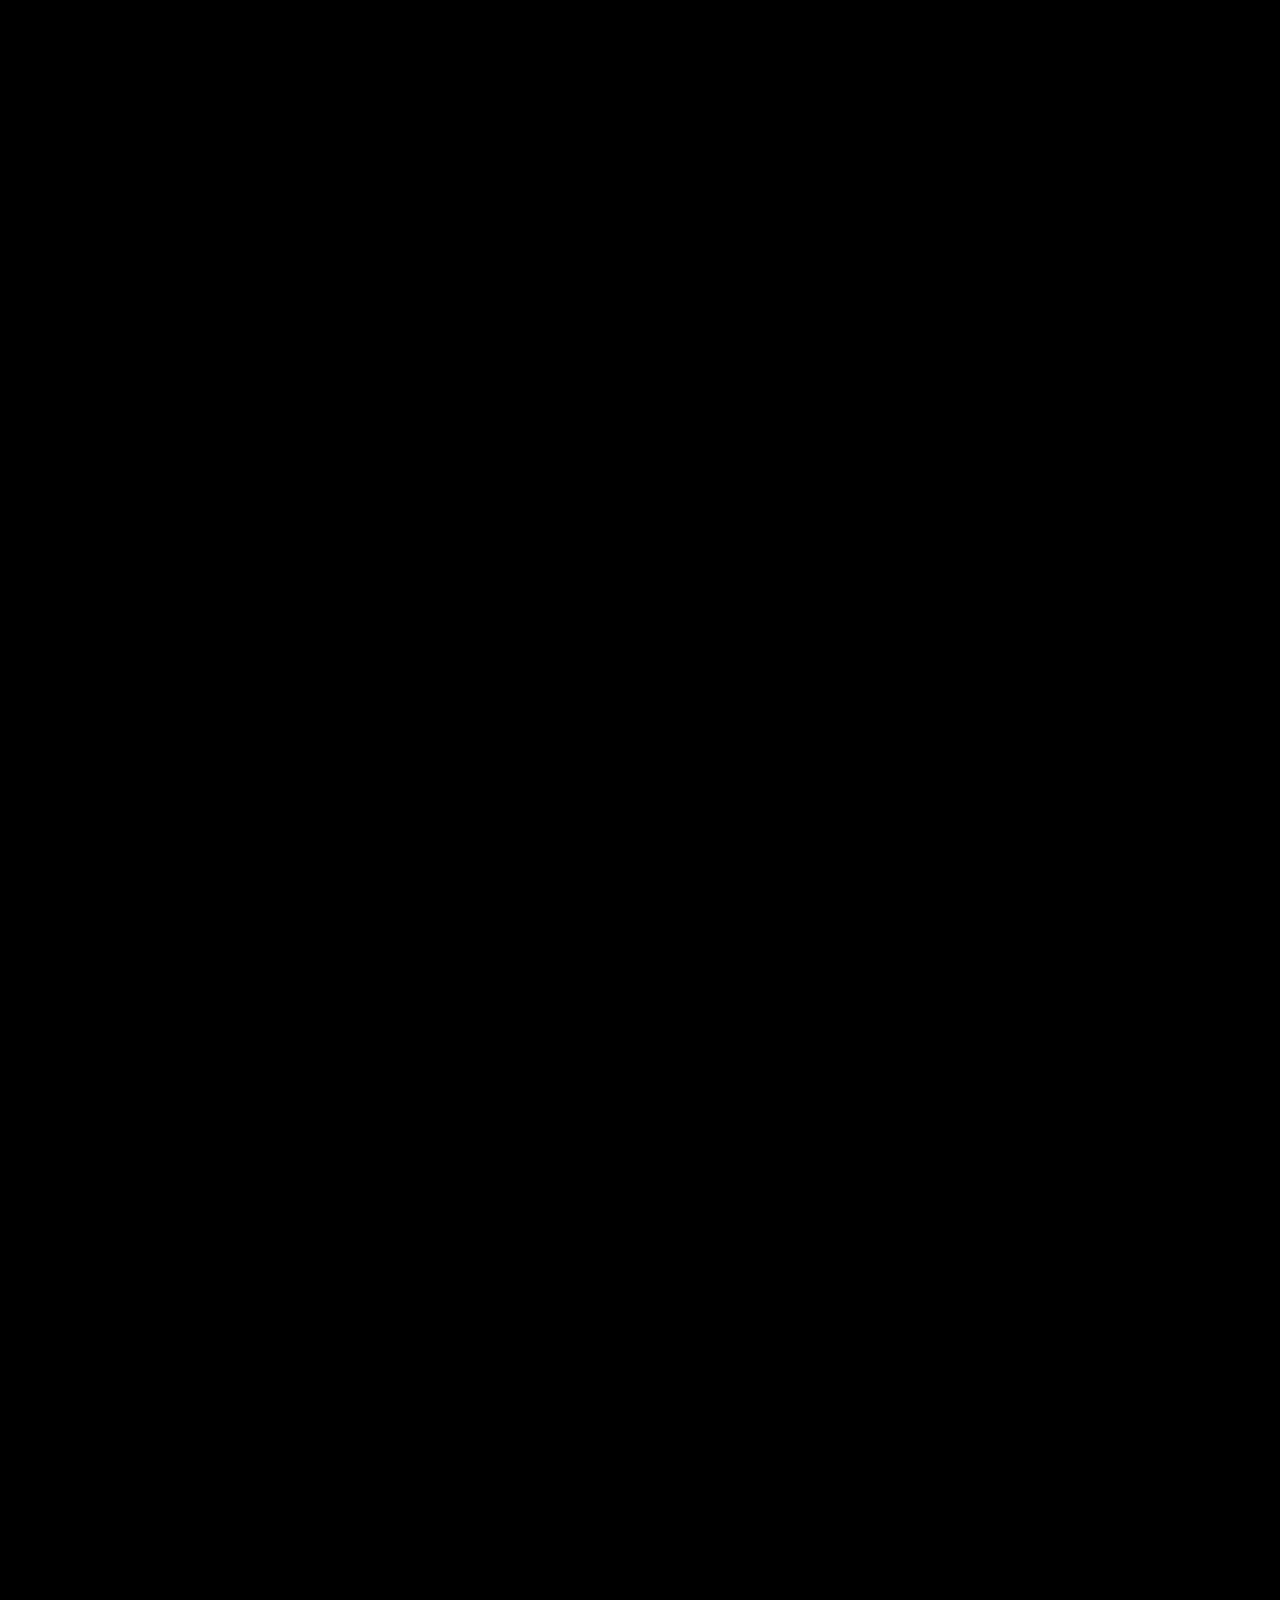
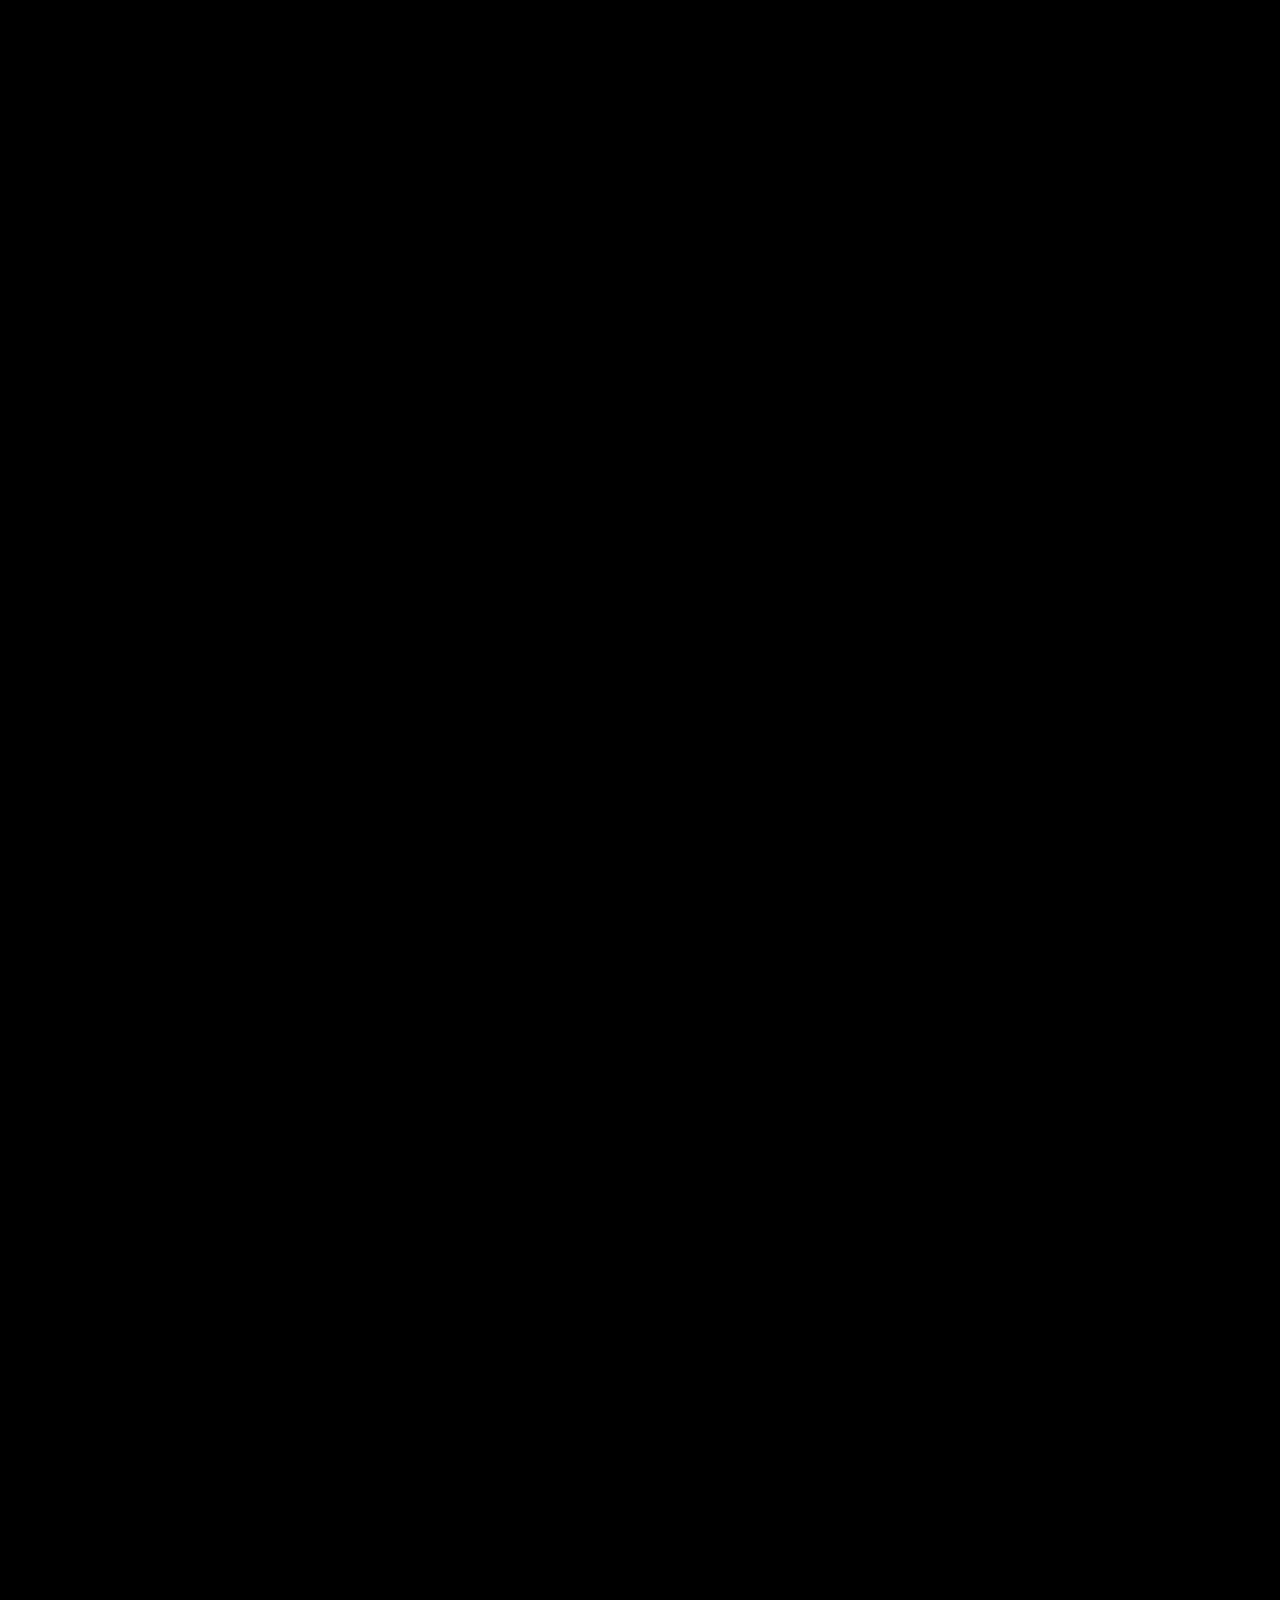
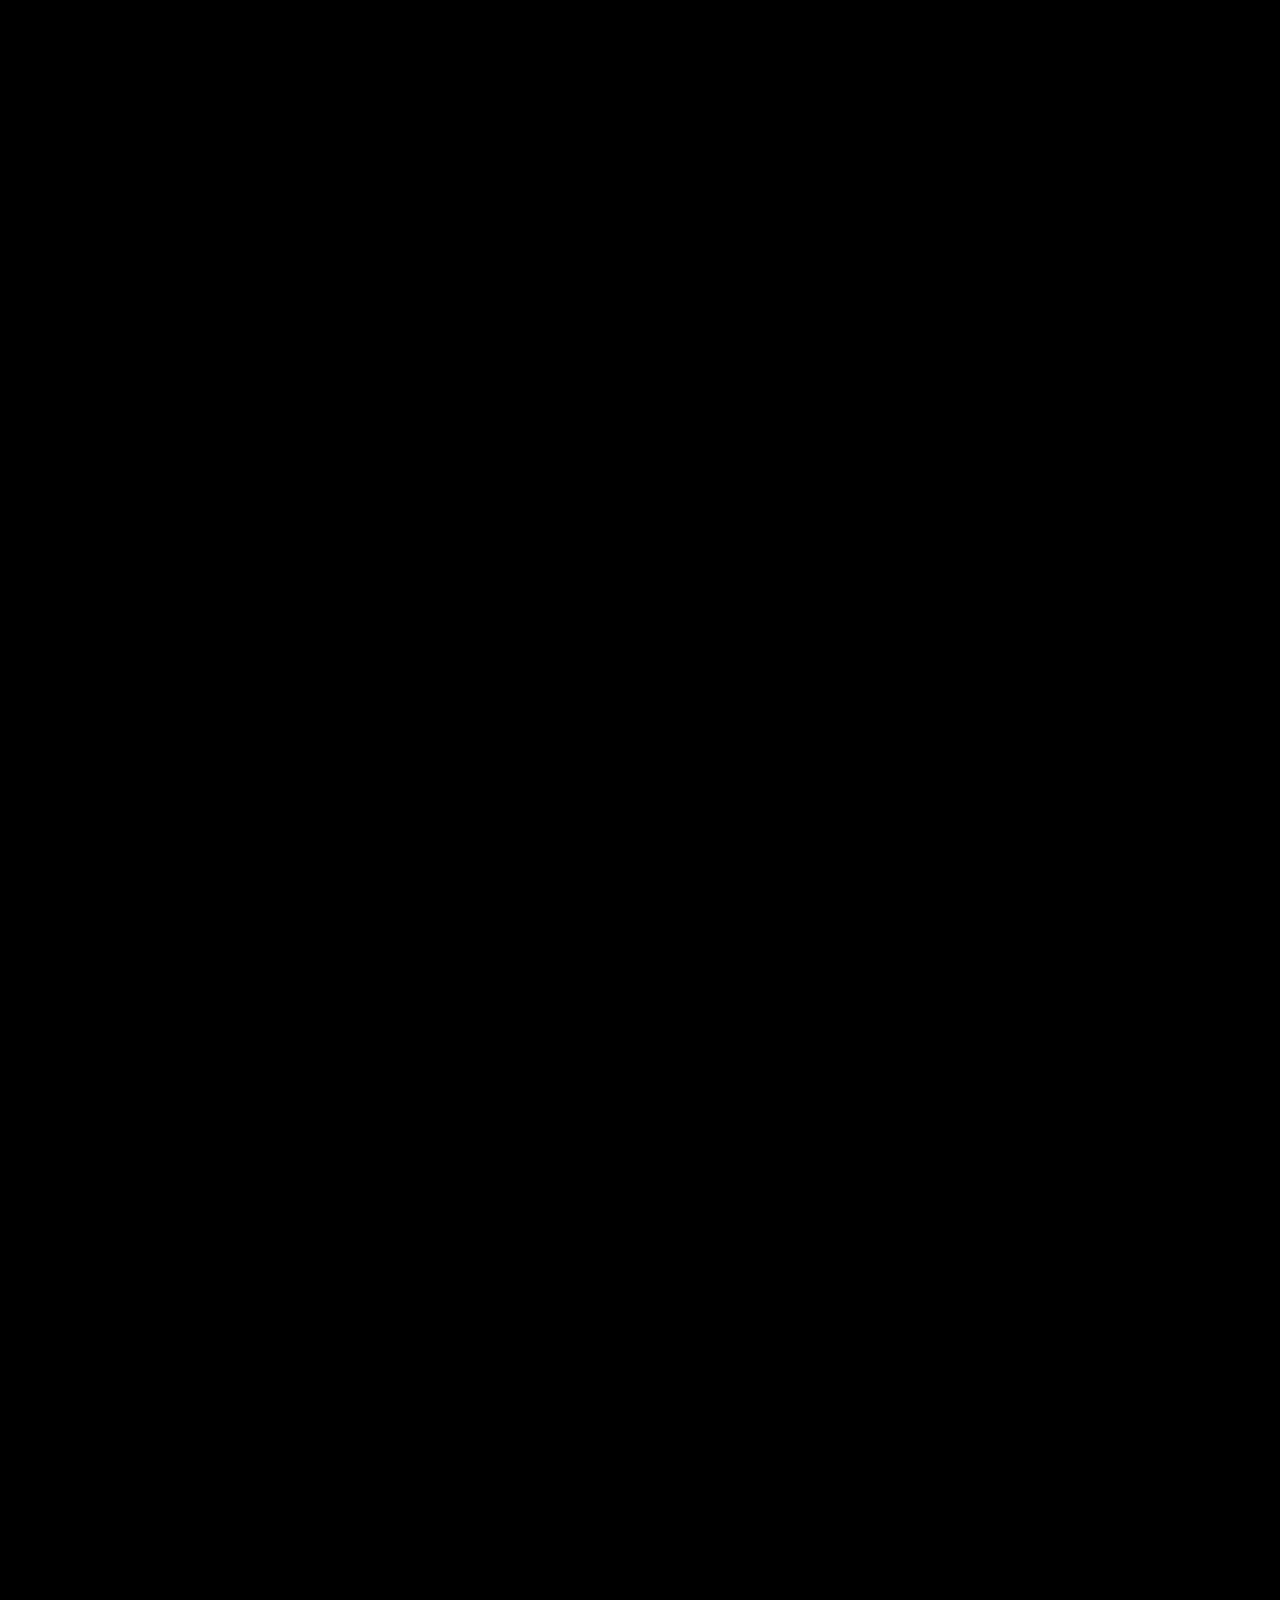
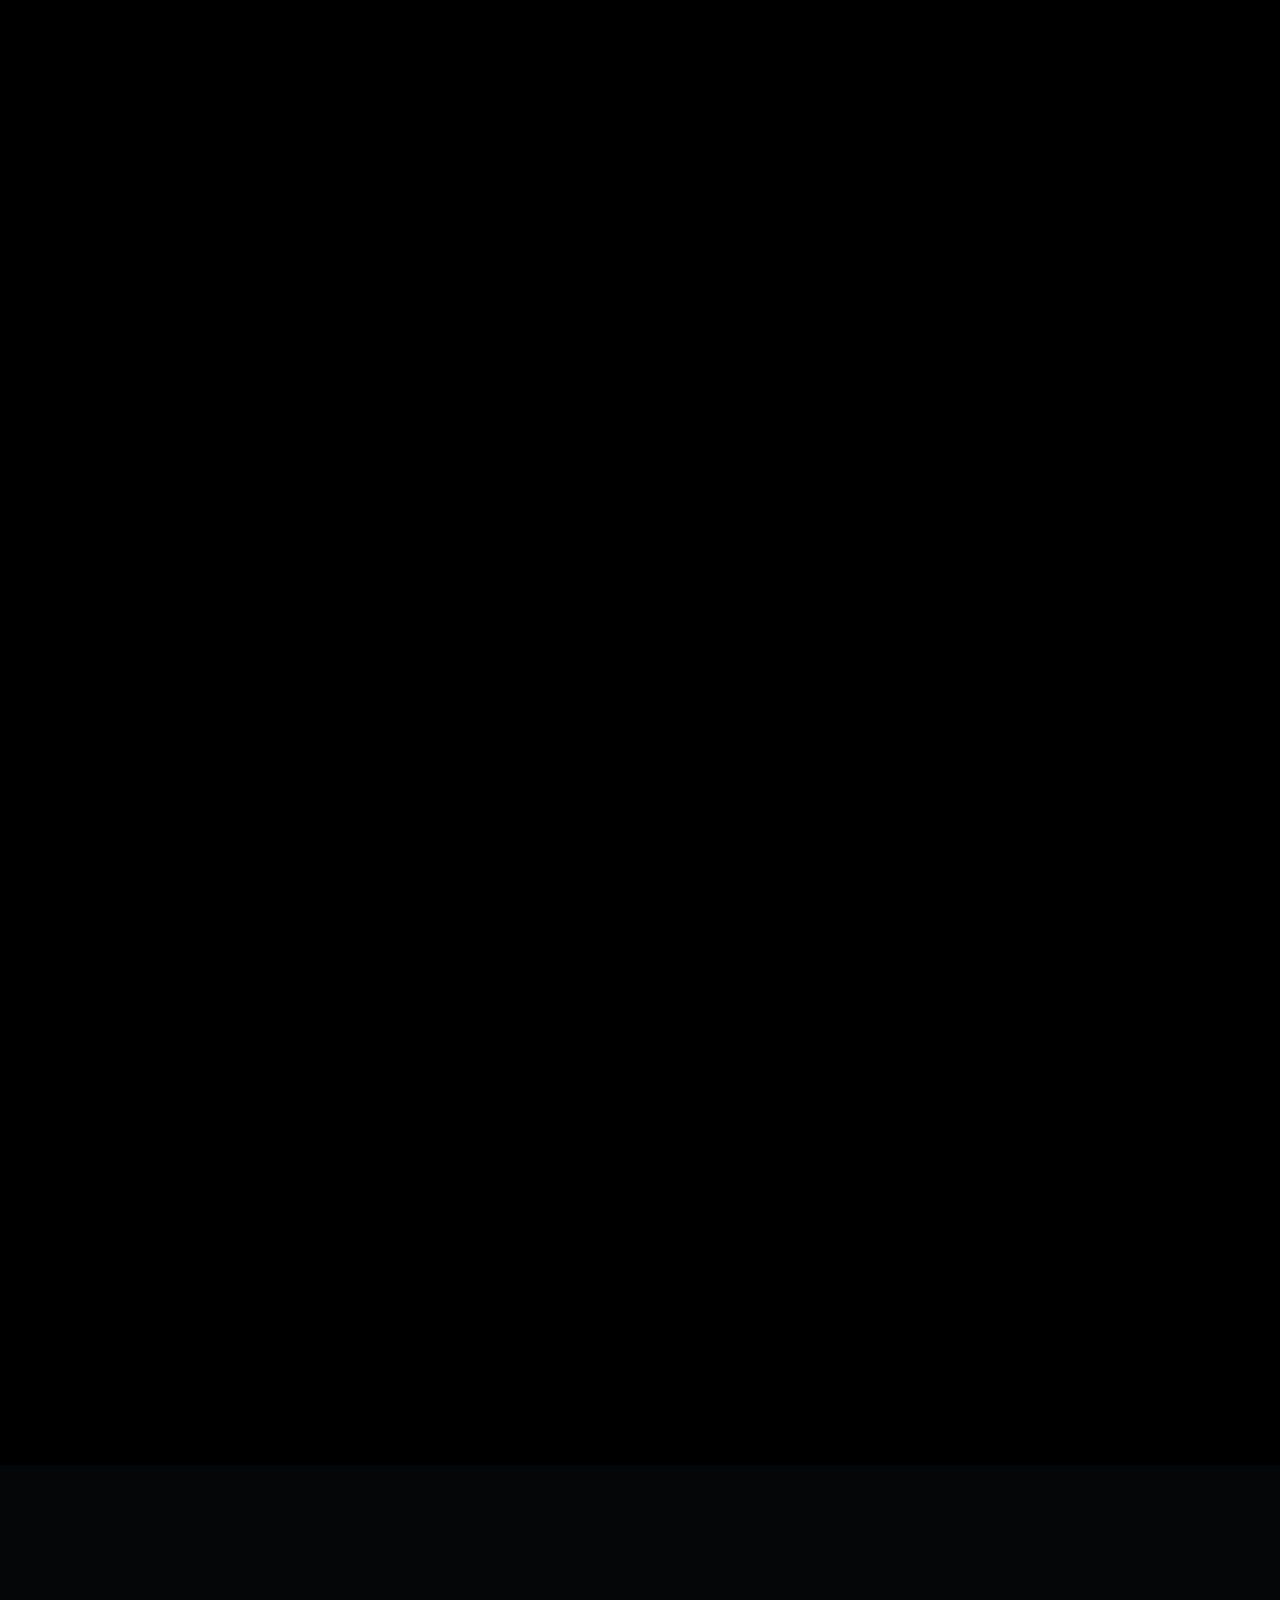
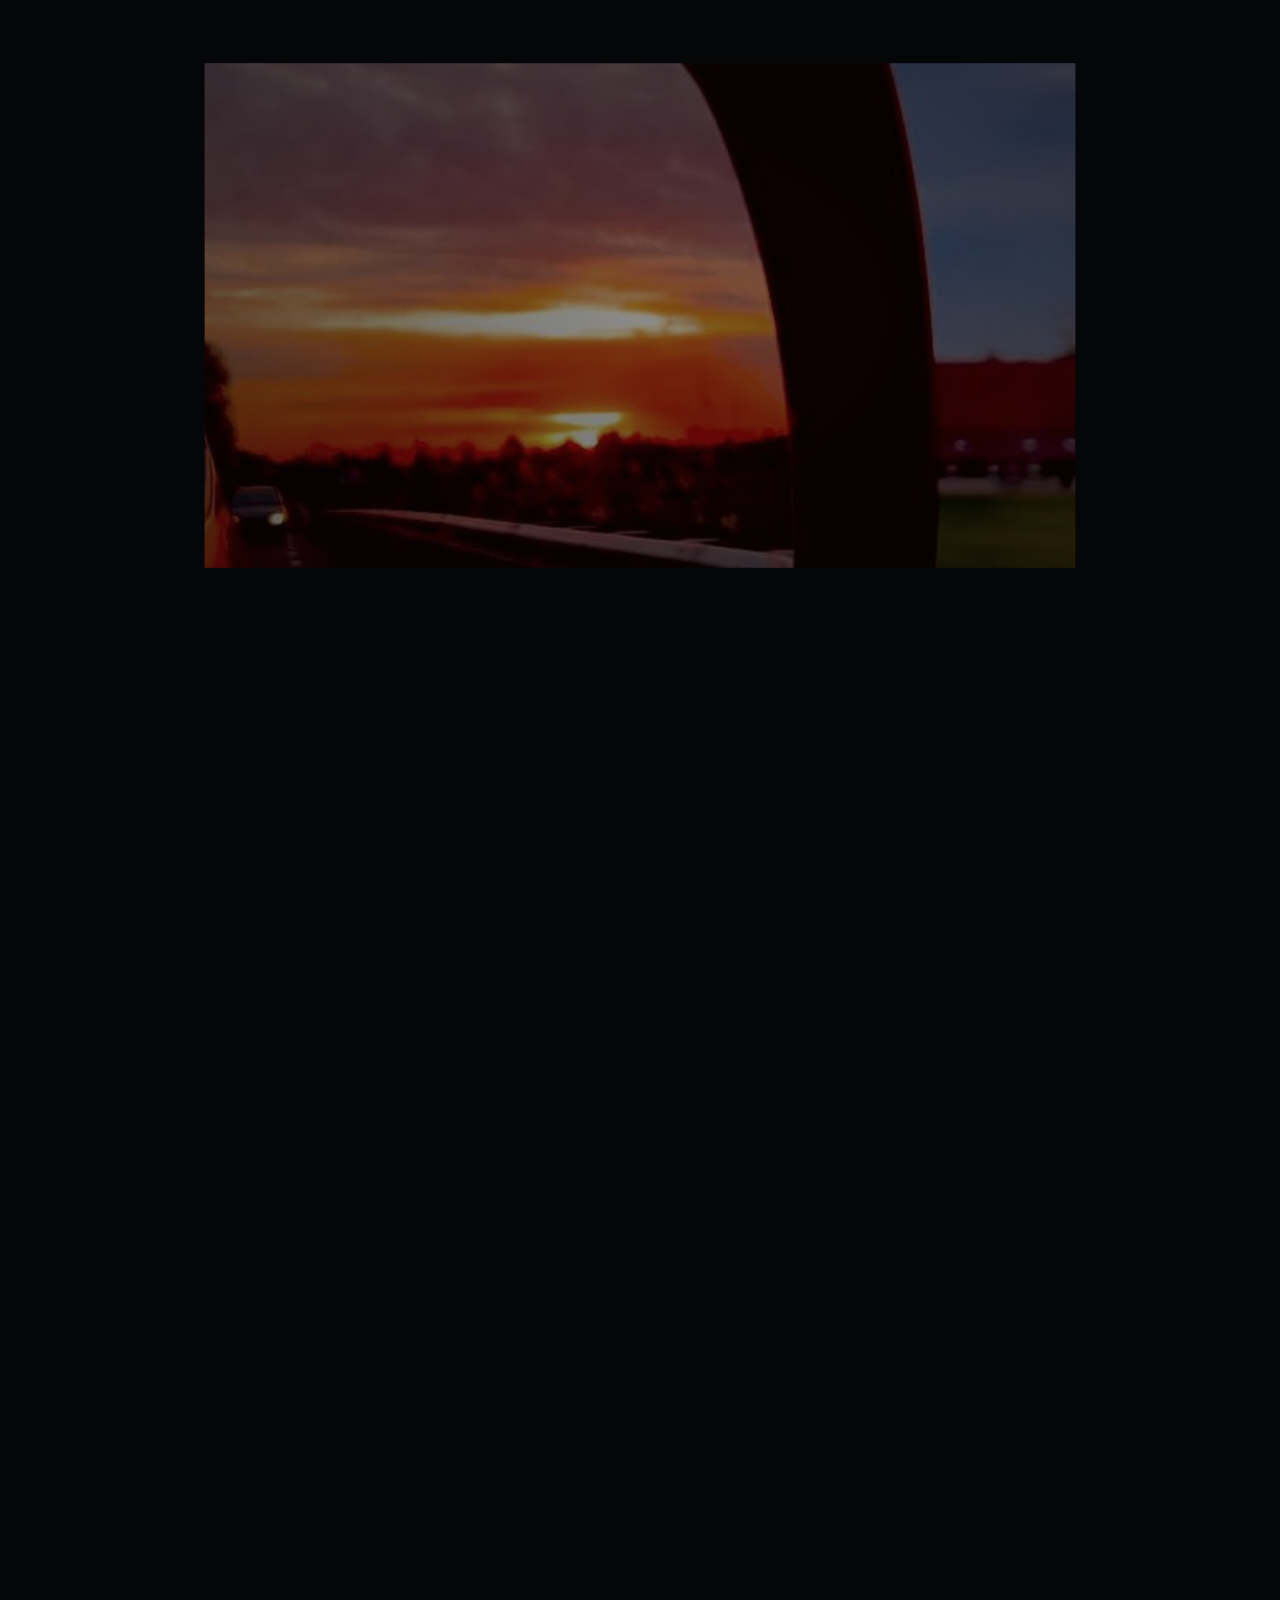
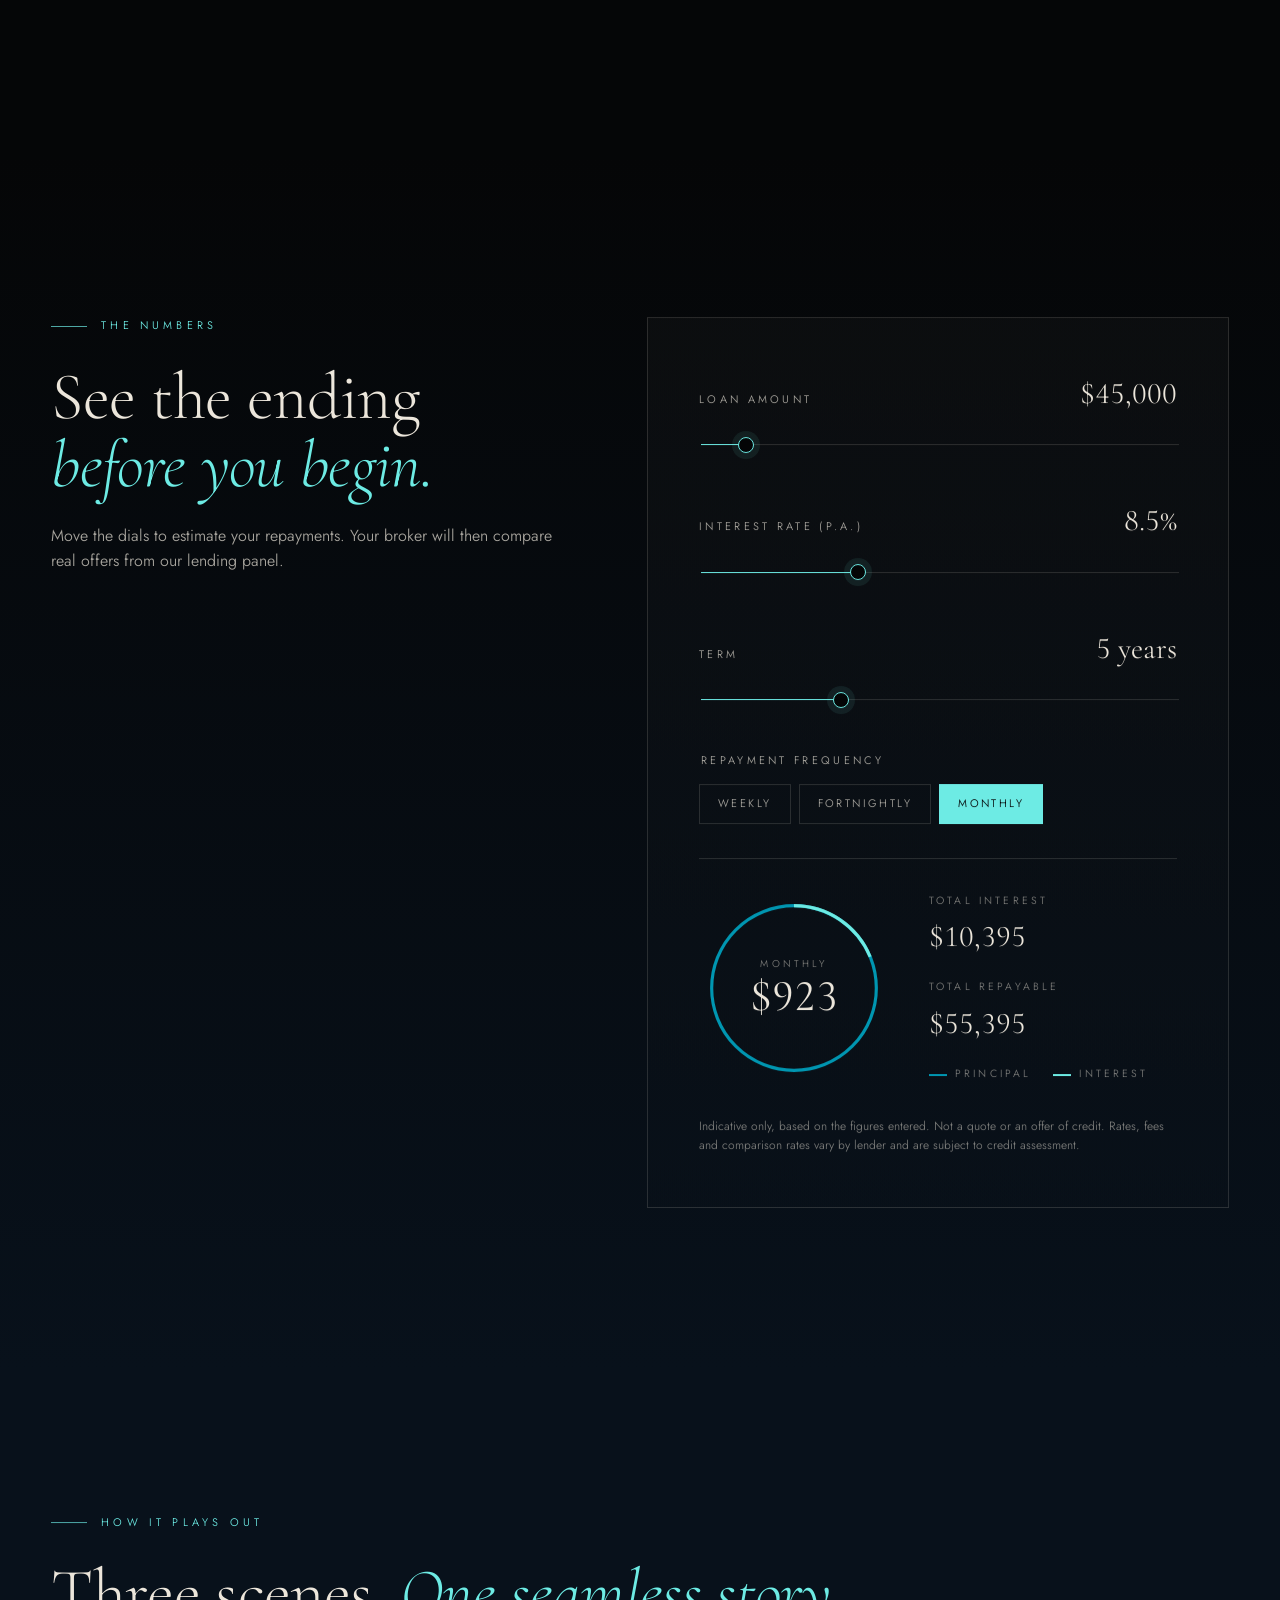
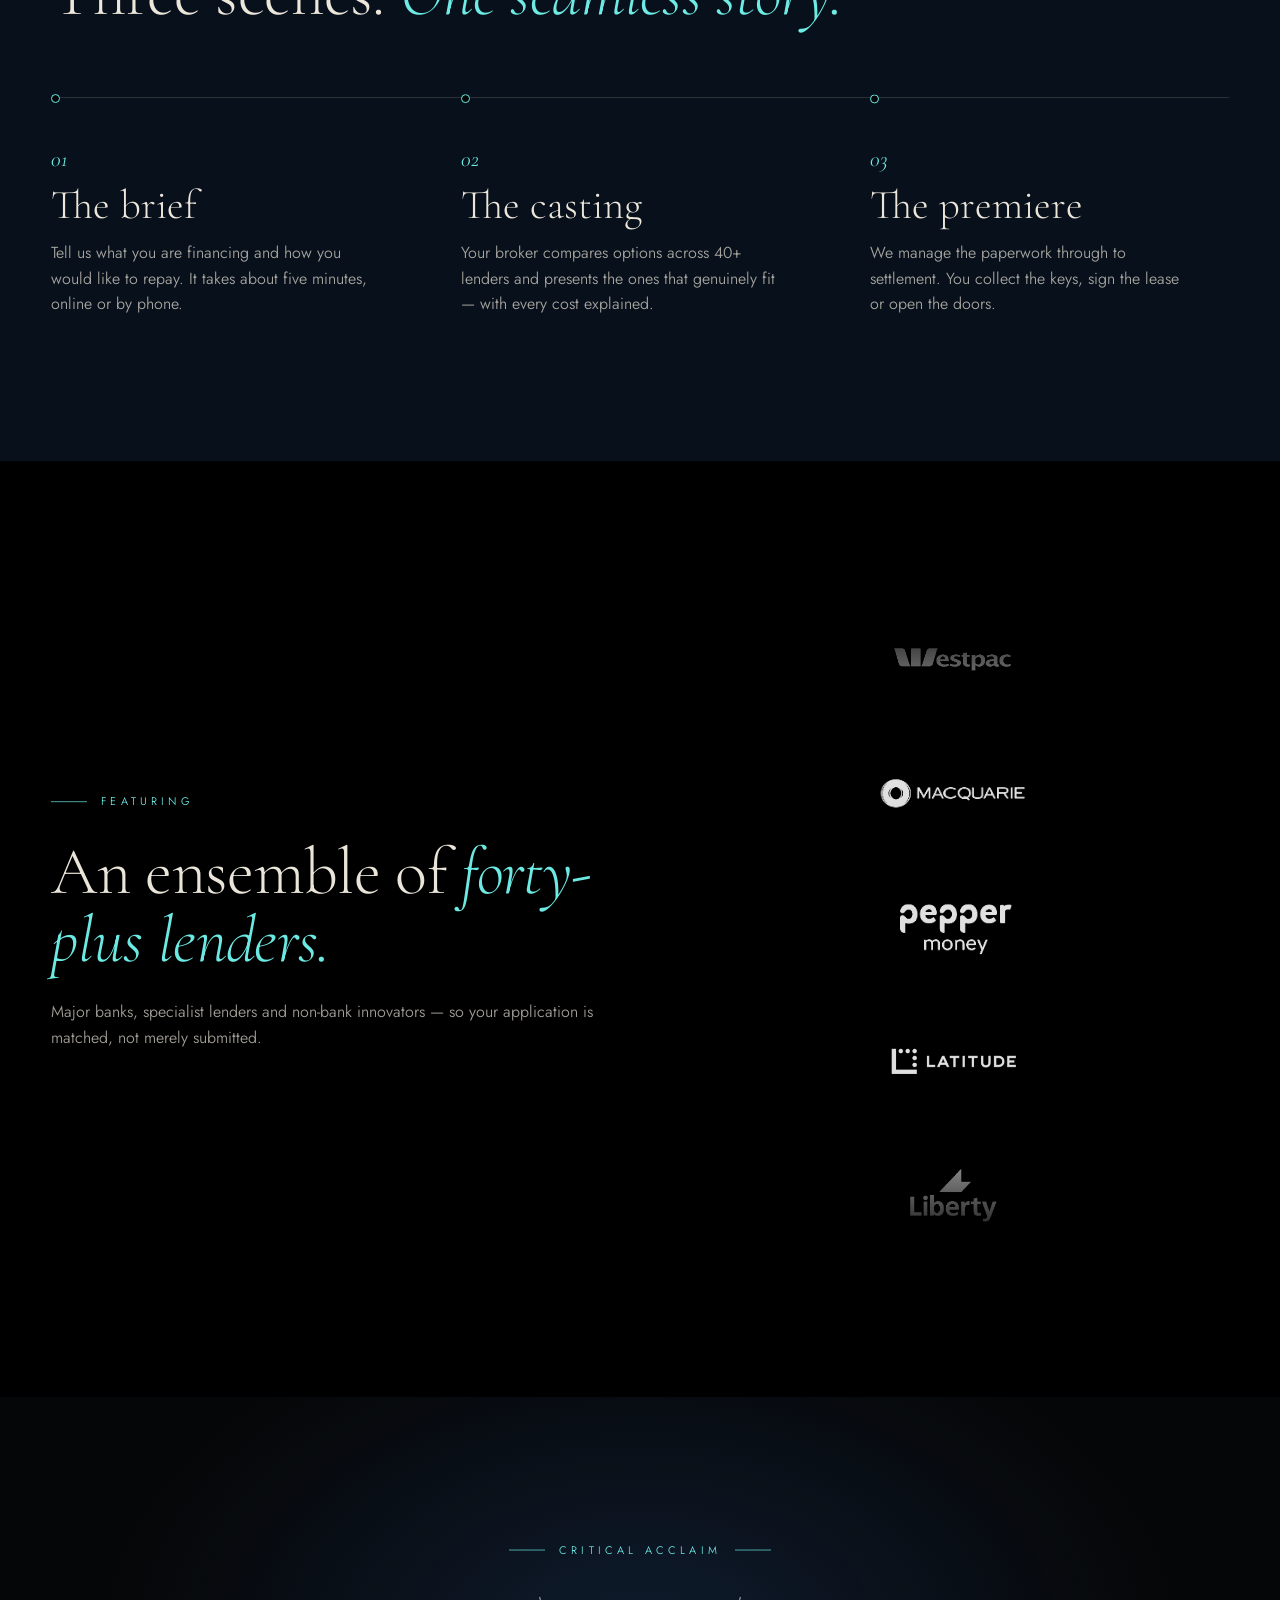
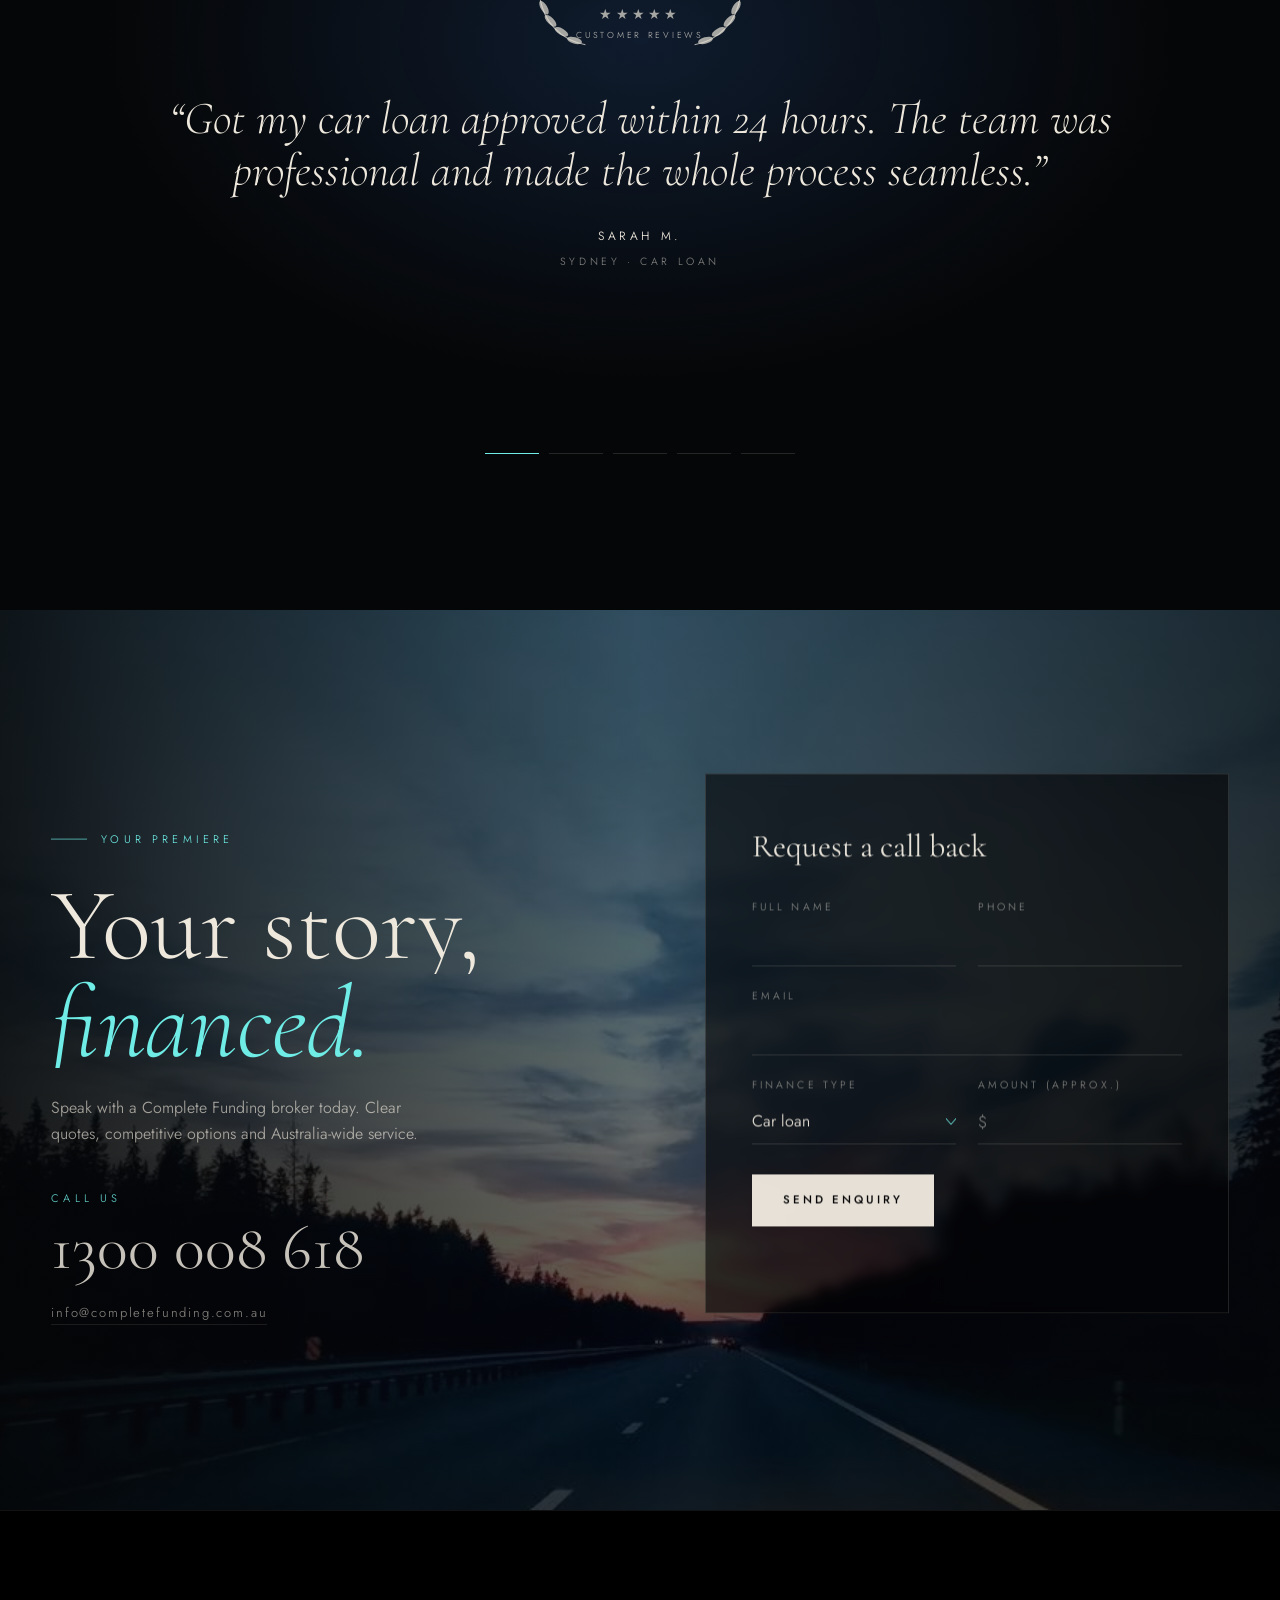
<file: cinema/index.html>
<!DOCTYPE html>
<html lang="en-AU">
<head>
  <meta charset="UTF-8">
  <meta name="viewport" content="width=device-width, initial-scale=1">
  <title>Complete Funding | Car, Boat, Truck, Personal &amp; Business Finance Australia</title>
  <meta name="description" content="Complete Funding arranges car, boat, truck, motorbike, personal and business finance across Australia, with access to 40+ lending partners and one dedicated broker.">
  <meta name="theme-color" content="#050607">
  <link rel="canonical" href="https://enterprisestackcom.github.io/completefunding/">
  <meta property="og:type" content="website">
  <meta property="og:title" content="Complete Funding | Every great journey begins with the right backing">
  <meta property="og:description" content="Car, boat, truck, motorbike, personal and business finance across Australia.">
  <meta property="og:image" content="assets/video/coast-drive-poster.jpg">
  <link rel="icon" href="assets/img/logo.svg" type="image/svg+xml">
  <link rel="preload" href="assets/fonts/cormorant-garamond-latin-wght-normal.woff2" as="font" type="font/woff2" crossorigin>
  <link rel="preload" href="assets/fonts/jost-latin-wght-normal.woff2" as="font" type="font/woff2" crossorigin>
  <link rel="stylesheet" href="assets/css/site.css">
  <script type="application/ld+json">
  {"@context":"https://schema.org","@type":"FinancialService","name":"Complete Funding","url":"https://enterprisestackcom.github.io/completefunding/","telephone":"+61-1300-008-618","email":"info@completefunding.com.au","areaServed":"AU","logo":"https://enterprisestackcom.github.io/completefunding/images/logo.svg"}
  </script>
</head>
<body class="is-loading">
  <a class="skip-link" href="#main">Skip to content</a>

  <!-- Title sequence -->
  <div class="intro" id="intro" aria-hidden="true">
    <div class="intro__bar intro__bar--top"></div>
    <div class="intro__bar intro__bar--bottom"></div>
    <div class="intro__stage">
      <p class="intro__presents"><span>Complete Funding</span> <em>presents</em></p>
      <span class="intro__rule"></span>
      <img class="intro__logo" src="assets/img/logo.svg" alt="" width="1366" height="507">
    </div>
    <button class="intro__skip" type="button">Skip intro</button>
  </div>

  <div class="grain" aria-hidden="true"></div>

  <header class="site-header" id="top">
    <a class="brand" href="#main" aria-label="Complete Funding home">
      <img src="assets/img/logo.svg" alt="Complete Funding" width="1366" height="507">
    </a>
    <nav class="nav" aria-label="Primary">
      <a href="#chapters">Finance</a>
      <a href="#numbers">Calculator</a>
      <a href="#process">How it works</a>
      <a href="#credits">Lenders</a>
      <a href="#acclaim">Reviews</a>
    </nav>
    <div class="header-cta">
      <a class="header-phone" href="tel:1300008618">1300 008 618</a>
      <a class="btn btn--ghost" href="#contact">Apply</a>
    </div>
    <button class="menu-toggle" type="button" aria-expanded="false" aria-controls="mobile-menu" aria-label="Open menu"><span></span><span></span></button>
  </header>

  <div class="mobile-menu" id="mobile-menu" hidden>
    <nav aria-label="Mobile">
      <a href="#chapters"><small>01</small>Finance</a>
      <a href="#numbers"><small>02</small>Calculator</a>
      <a href="#process"><small>03</small>How it works</a>
      <a href="#credits"><small>04</small>Lenders</a>
      <a href="#acclaim"><small>05</small>Reviews</a>
      <a href="#contact"><small>06</small>Apply</a>
    </nav>
    <a class="mobile-menu__phone" href="tel:1300008618">Call 1300 008 618</a>
  </div>

  <!-- Cinematic HUD -->
  <div class="hud" aria-hidden="true">
    <span class="hud__scene"><i></i><b id="hud-scene">Scene 01 — The Feature</b></span>
    <span class="hud__tc" id="hud-tc">00:00:00:00</span>
  </div>

  <main id="main">

    <!-- HERO -->
    <section class="hero" id="feature" data-scene="Scene 01 — The Feature">
      <div class="hero__media">
        <video class="hero__video" autoplay muted loop playsinline preload="auto" poster="assets/video/coast-drive-poster.jpg">
          <source src="assets/video/coast-drive-1080.mp4" type="video/mp4">
        </video>
        <div class="hero__shade"></div>
      </div>
      <div class="letterbox letterbox--top"></div>
      <div class="letterbox letterbox--bottom"></div>
      <div class="hero__content">
        <p class="eyebrow"><span class="eyebrow__line"></span>Australian finance brokers</p>
        <h1 class="hero__title" data-split>Every great journey begins with <em>the&nbsp;right backing.</em></h1>
        <p class="hero__lede">Car, boat, truck, motorbike, personal and business finance — arranged by one dedicated broker with more than forty lenders on call.</p>
        <div class="hero__actions">
          <a class="btn btn--solid" href="#contact"><span>Begin your application</span></a>
          <a class="btn-link" href="#chapters">View the finance chapters <span aria-hidden="true">↓</span></a>
        </div>
      </div>
      <div class="hero__scroll" aria-hidden="true"><span>Scroll</span><i></i></div>
    </section>

    <!-- PROLOGUE -->
    <section class="prologue" id="prologue" data-scene="Scene 02 — Prologue">
      <div class="wrap">
        <p class="kicker">Prologue</p>
        <p class="prologue__text" id="prologue-text">For over a decade we have paired Australians with the finance that moves them forward. One conversation. Forty-plus lenders. A decision made with you, never for you — so the only thing left to think about is where you are going next.</p>
        <dl class="stats">
          <div><dt>Lending partners</dt><dd><span data-count="40">0</span>+</dd></div>
          <div><dt>Finance categories</dt><dd><span data-count="6">0</span></dd></div>
          <div><dt>Dedicated broker</dt><dd><span data-count="1">0</span></dd></div>
          <div><dt>Coverage</dt><dd class="stats__word">Australia&#8209;wide</dd></div>
        </dl>
      </div>
    </section>

    <!-- CHAPTERS -->
    <section class="chapters" id="chapters" aria-label="Finance chapters" data-scene="Scene 03 — The Chapters">
      <div class="chapters__pin">
        <ol class="chapters__rail" aria-label="Chapter navigation">
          <li><button type="button" data-go="0"><span>I</span>Car</button></li>
          <li><button type="button" data-go="1"><span>II</span>Boat</button></li>
          <li><button type="button" data-go="2"><span>III</span>Truck</button></li>
          <li><button type="button" data-go="3"><span>IV</span>Motorbike</button></li>
          <li><button type="button" data-go="4"><span>V</span>Business</button></li>
          <li><button type="button" data-go="5"><span>VI</span>Personal</button></li>
        </ol>

        <article class="scene" data-title="Chapter I — The Open Road">
          <div class="scene__media"><img src="assets/img/cin-car.jpg" alt="A black sports car on a coastal bridge at twilight" decoding="async"></div>
          <div class="scene__body">
            <p class="scene__num">I.</p>
            <p class="scene__cat">Car finance</p>
            <h2 class="scene__title">The Open Road</h2>
            <p class="scene__copy">New, used, private sale or dealer. We compare the market so your next car arrives on terms that feel as good as the drive.</p>
            <ul class="scene__list"><li>New &amp; used vehicles</li><li>Terms up to 7 years</li><li>Fast pre-approval</li></ul>
            <a class="btn-link" href="#contact" data-finance="Car loan">Enquire about car finance <span aria-hidden="true">→</span></a>
          </div>
        </article>

        <article class="scene" data-title="Chapter II — The Horizon">
          <div class="scene__media"><video muted loop playsinline preload="none" poster="assets/video/yacht-topdown-poster.jpg" data-src="assets/video/yacht-topdown-720.mp4"></video></div>
          <div class="scene__body">
            <p class="scene__num">II.</p>
            <p class="scene__cat">Boat &amp; marine finance</p>
            <h2 class="scene__title">The Horizon</h2>
            <p class="scene__copy">From weekend runabouts to blue-water cruisers, marine finance structured around the way you actually spend time on the water.</p>
            <ul class="scene__list"><li>New &amp; used vessels</li><li>Terms up to 15 years</li><li>Marine insurance options</li></ul>
            <a class="btn-link" href="#contact" data-finance="Boat loan">Enquire about boat finance <span aria-hidden="true">→</span></a>
          </div>
        </article>

        <article class="scene" data-title="Chapter III — The Long Haul">
          <div class="scene__media"><img src="assets/img/cin-truck.jpg" alt="A tanker truck on an Australian highway lined with gum trees" decoding="async"></div>
          <div class="scene__body">
            <p class="scene__num">III.</p>
            <p class="scene__cat">Truck &amp; commercial finance</p>
            <h2 class="scene__title">The Long Haul</h2>
            <p class="scene__copy">Prime movers, trailers, light commercials and fleets. Finance built for owner-operators and transport businesses that never stand still.</p>
            <ul class="scene__list"><li>Heavy &amp; light commercial</li><li>Lease &amp; hire purchase</li><li>Fleet solutions</li></ul>
            <a class="btn-link" href="#contact" data-finance="Truck finance">Enquire about truck finance <span aria-hidden="true">→</span></a>
          </div>
        </article>

        <article class="scene" data-title="Chapter IV — The Ride">
          <div class="scene__media"><img src="assets/img/cin-moto.jpg" alt="Silhouette of a motorcycle rider against a red sunset" decoding="async"></div>
          <div class="scene__body">
            <p class="scene__num">IV.</p>
            <p class="scene__cat">Motorbike finance</p>
            <h2 class="scene__title">The Ride</h2>
            <p class="scene__copy">Tourers, adventure bikes and track-day machines. Quick quotes and flexible terms, so the only thing you are chasing is the horizon.</p>
            <ul class="scene__list"><li>New &amp; used bikes</li><li>Terms up to 5 years</li><li>Instant online quotes</li></ul>
            <a class="btn-link" href="#contact" data-finance="Motorbike loan">Enquire about motorbike finance <span aria-hidden="true">→</span></a>
          </div>
        </article>

        <article class="scene" data-title="Chapter V — The Venture">
          <div class="scene__media"><img src="assets/img/cin-workshop.jpg" alt="A tradesman working at a bench in his workshop" decoding="async"></div>
          <div class="scene__body">
            <p class="scene__num">V.</p>
            <p class="scene__cat">Business &amp; equipment finance</p>
            <h2 class="scene__title">The Venture</h2>
            <p class="scene__copy">Working capital, equipment and expansion funding for the businesses that keep Australia running — structured around your cash flow.</p>
            <ul class="scene__list"><li>Working capital</li><li>Equipment finance</li><li>Cash-flow solutions</li></ul>
            <a class="btn-link" href="#contact" data-finance="Business loan">Enquire about business finance <span aria-hidden="true">→</span></a>
          </div>
        </article>

        <article class="scene" data-title="Chapter VI — The Moments">
          <div class="scene__media"><img src="assets/img/cin-harbour.jpg" alt="A couple watching the sunset over Sydney Harbour Bridge" decoding="async"></div>
          <div class="scene__body">
            <p class="scene__num">VI.</p>
            <p class="scene__cat">Personal finance</p>
            <h2 class="scene__title">The Moments</h2>
            <p class="scene__copy">Renovations, travel, consolidation or life’s unexpected turns. Personal loans from $2,000 to $50,000 with clear, fixed-rate options.</p>
            <ul class="scene__list"><li>$2,000 to $50,000</li><li>Fixed-rate options</li><li>No early exit fees*</li></ul>
            <a class="btn-link" href="#contact" data-finance="Personal loan">Enquire about personal finance <span aria-hidden="true">→</span></a>
          </div>
        </article>

        <div class="chapters__count" aria-hidden="true"><span id="chapter-now">01</span> / 06</div>
      </div>
    </section>

    <!-- INTERLUDE -->
    <section class="interlude" id="interlude" data-scene="Scene 04 — Interlude">
      <div class="interlude__frame">
        <video muted loop playsinline preload="none" poster="assets/video/mirror-sunset-poster.jpg" data-src="assets/video/mirror-sunset-720.mp4"></video>
        <div class="interlude__shade"></div>
        <p class="interlude__line">Your next chapter is <em>closer than it appears.</em></p>
      </div>
    </section>

    <!-- CALCULATOR -->
    <section class="numbers" id="numbers" data-scene="Scene 05 — The Numbers">
      <div class="wrap numbers__grid">
        <div class="numbers__intro">
          <p class="kicker">The numbers</p>
          <h2 class="section-title">See the ending <em>before you begin.</em></h2>
          <p class="muted">Move the dials to estimate your repayments. Your broker will then compare real offers from our lending panel.</p>
        </div>
        <form class="calc" id="calc" onsubmit="return false">
          <div class="calc__field">
            <label for="calc-amount">Loan amount <output id="out-amount">$45,000</output></label>
            <input type="range" id="calc-amount" min="5000" max="500000" step="1000" value="45000">
          </div>
          <div class="calc__field">
            <label for="calc-rate">Interest rate (p.a.) <output id="out-rate">8.5%</output></label>
            <input type="range" id="calc-rate" min="3" max="20" step="0.1" value="8.5">
          </div>
          <div class="calc__field">
            <label for="calc-term">Term <output id="out-term">5 years</output></label>
            <input type="range" id="calc-term" min="1" max="15" step="1" value="5">
          </div>
          <fieldset class="calc__freq">
            <legend>Repayment frequency</legend>
            <label><input type="radio" name="freq" value="52"><span>Weekly</span></label>
            <label><input type="radio" name="freq" value="26"><span>Fortnightly</span></label>
            <label><input type="radio" name="freq" value="12" checked><span>Monthly</span></label>
          </fieldset>
          <div class="calc__result" aria-live="polite">
            <div class="calc__ring">
              <svg viewBox="0 0 120 120" aria-hidden="true"><circle class="ring-bg" cx="60" cy="60" r="52"/><circle class="ring-int" id="ring-int" cx="60" cy="60" r="52"/></svg>
              <div><small id="res-label">Monthly</small><strong id="res-pay">$923</strong></div>
            </div>
            <dl class="calc__meta">
              <div><dt>Total interest</dt><dd id="res-int">$10,383</dd></div>
              <div><dt>Total repayable</dt><dd id="res-total">$55,383</dd></div>
              <div class="calc__key"><dt><i class="k-p"></i>Principal</dt><dt><i class="k-i"></i>Interest</dt></div>
            </dl>
          </div>
          <p class="fineprint">Indicative only, based on the figures entered. Not a quote or an offer of credit. Rates, fees and comparison rates vary by lender and are subject to credit assessment.</p>
        </form>
      </div>
    </section>

    <!-- PROCESS -->
    <section class="process" id="process" data-scene="Scene 06 — The Process">
      <div class="wrap">
        <p class="kicker">How it plays out</p>
        <h2 class="section-title">Three scenes. <em>One seamless story.</em></h2>
        <div class="process__line" aria-hidden="true"><span></span></div>
        <ol class="process__steps">
          <li><span class="process__n">01</span><h3>The brief</h3><p>Tell us what you are financing and how you would like to repay. It takes about five minutes, online or by phone.</p></li>
          <li><span class="process__n">02</span><h3>The casting</h3><p>Your broker compares options across 40+ lenders and presents the ones that genuinely fit — with every cost explained.</p></li>
          <li><span class="process__n">03</span><h3>The premiere</h3><p>We manage the paperwork through to settlement. You collect the keys, sign the lease or open the doors.</p></li>
        </ol>
      </div>
    </section>

    <!-- CREDITS -->
    <section class="credits" id="credits" data-scene="Scene 07 — The Credits">
      <div class="wrap credits__grid">
        <div class="credits__intro">
          <p class="kicker">Featuring</p>
          <h2 class="section-title">An ensemble of <em>forty-plus lenders.</em></h2>
          <p class="muted">Major banks, specialist lenders and non-bank innovators — so your application is matched, not merely submitted.</p>
        </div>
        <div class="credits__roll" aria-label="Lending partners">
          <div class="credits__track" id="credits-track">
            <p class="credits__role">Lending partners include</p>
            <img src="assets/img/lenders-white/anz.png" alt="ANZ" loading="lazy">
            <img src="assets/img/lenders-white/westpac.png" alt="Westpac" loading="lazy">
            <img src="assets/img/lenders-white/macquarie.png" alt="Macquarie" loading="lazy">
            <img src="assets/img/lenders-white/pepper-money.png" alt="Pepper Money" loading="lazy">
            <img src="assets/img/lenders-white/latitude.png" alt="Latitude" loading="lazy">
            <img src="assets/img/lenders-white/liberty.png" alt="Liberty" loading="lazy">
            <img src="assets/img/lenders-white/firstmac.png" alt="Firstmac" loading="lazy">
            <img src="assets/img/lenders-white/plenti.png" alt="Plenti" loading="lazy">
            <img src="assets/img/lenders-white/wisr.png" alt="Wisr" loading="lazy">
            <img src="assets/img/lenders-white/societyone.png" alt="SocietyOne" loading="lazy">
            <img src="assets/img/lenders-white/now-finance.png" alt="Now Finance" loading="lazy">
            <img src="assets/img/lenders-white/metro.png" alt="Metro Finance" loading="lazy">
            <img src="assets/img/lenders-white/moula.png" alt="Moula" loading="lazy">
            <img src="assets/img/lenders-white/grow.png" alt="Grow Finance" loading="lazy">
            <img src="assets/img/lenders-white/angle-finance.png" alt="Angle Finance" loading="lazy">
            <img src="assets/img/lenders-white/afs.png" alt="Automotive Financial Services" loading="lazy">
            <img src="assets/img/lenders-white/financone.png" alt="Finance One" loading="lazy">
            <img src="assets/img/lenders-white/branded-financial-services.png" alt="Branded Financial Services" loading="lazy">
            <img src="assets/img/lenders-white/autopay.png" alt="AutoPay" loading="lazy">
            <img src="assets/img/lenders-white/ume-loans.png" alt="UME Loans" loading="lazy">
            <img src="assets/img/lenders-white/loanu.png" alt="LoanU" loading="lazy">
            <p class="credits__role">…and twenty more</p>
          </div>
        </div>
      </div>
    </section>

    <!-- ACCLAIM -->
    <section class="acclaim" id="acclaim" data-scene="Scene 08 — Acclaim">
      <div class="wrap">
        <p class="kicker">Critical acclaim</p>
        <div class="laurel" aria-hidden="true">
          <svg viewBox="0 0 220 60"><g fill="none" stroke="currentColor" stroke-width="1"><path d="M60 52c-22-4-38-20-42-44"/><path d="M160 52c22-4 38-20 42-44"/></g><g fill="currentColor"><ellipse cx="22" cy="18" rx="3" ry="7" transform="rotate(-30 22 18)"/><ellipse cx="28" cy="30" rx="3" ry="7" transform="rotate(-45 28 30)"/><ellipse cx="38" cy="40" rx="3" ry="7" transform="rotate(-60 38 40)"/><ellipse cx="50" cy="48" rx="3" ry="7" transform="rotate(-75 50 48)"/><ellipse cx="198" cy="18" rx="3" ry="7" transform="rotate(30 198 18)"/><ellipse cx="192" cy="30" rx="3" ry="7" transform="rotate(45 192 30)"/><ellipse cx="182" cy="40" rx="3" ry="7" transform="rotate(60 182 40)"/><ellipse cx="170" cy="48" rx="3" ry="7" transform="rotate(75 170 48)"/></g><text x="110" y="28" text-anchor="middle" font-size="13" letter-spacing="3" fill="currentColor">★★★★★</text><text x="110" y="46" text-anchor="middle" font-size="8" letter-spacing="2.5" fill="currentColor">CUSTOMER REVIEWS</text></svg>
        </div>
        <div class="quotes" id="quotes">
          <figure class="quote is-active"><blockquote>“Got my car loan approved within 24 hours. The team was professional and made the whole process seamless.”</blockquote><figcaption>Sarah M. <span>Sydney · Car loan</span></figcaption></figure>
          <figure class="quote"><blockquote>“Best rates I could find for my boat loan. Now enjoying weekends on the water thanks to Complete Funding.”</blockquote><figcaption>Michael T. <span>Brisbane · Boat loan</span></figcaption></figure>
          <figure class="quote"><blockquote>“They worked with my business requirements and provided flexible terms. Great communication and fast approval.”</blockquote><figcaption>David L. <span>Melbourne · Truck finance</span></figcaption></figure>
          <figure class="quote"><blockquote>“Helped me consolidate my debts at a much better rate. The support team was always available to help.”</blockquote><figcaption>Emma R. <span>Perth · Personal loan</span></figcaption></figure>
          <figure class="quote"><blockquote>“They understood my industry and provided funding that helped expand my operations. Transparent and competitive.”</blockquote><figcaption>James K. <span>Adelaide · Business loan</span></figcaption></figure>
        </div>
        <div class="quotes__nav" role="tablist" aria-label="Choose a review">
          <button type="button" role="tab" aria-selected="true" aria-label="Review 1"><i></i></button>
          <button type="button" role="tab" aria-selected="false" aria-label="Review 2"><i></i></button>
          <button type="button" role="tab" aria-selected="false" aria-label="Review 3"><i></i></button>
          <button type="button" role="tab" aria-selected="false" aria-label="Review 4"><i></i></button>
          <button type="button" role="tab" aria-selected="false" aria-label="Review 5"><i></i></button>
        </div>
      </div>
    </section>

    <!-- CONTACT -->
    <section class="finale" id="contact" data-scene="Scene 09 — Finale">
      <div class="finale__media">
        <video muted loop playsinline preload="none" poster="assets/video/highway-twilight-poster.jpg" data-src="assets/video/highway-twilight-720.mp4"></video>
        <div class="finale__shade"></div>
      </div>
      <div class="wrap finale__grid">
        <div>
          <p class="kicker">Your premiere</p>
          <h2 class="finale__title" data-split>Your story, <em>financed.</em></h2>
          <p class="finale__lede">Speak with a Complete Funding broker today. Clear quotes, competitive options and Australia-wide service.</p>
          <a class="finale__phone" href="tel:1300008618"><small>Call us</small>1300 008 618</a>
          <a class="finale__mail" href="mailto:info@completefunding.com.au">info@completefunding.com.au</a>
        </div>
        <form class="enquiry" id="enquiry" novalidate>
          <h3>Request a call back</h3>
          <div class="enquiry__row">
            <label><span>Full name</span><input name="name" autocomplete="name" required></label>
            <label><span>Phone</span><input name="phone" type="tel" autocomplete="tel" required></label>
          </div>
          <label><span>Email</span><input name="email" type="email" autocomplete="email" required></label>
          <div class="enquiry__row">
            <label><span>Finance type</span>
              <select name="type" id="enquiry-type">
                <option>Car loan</option><option>Boat loan</option><option>Truck finance</option><option>Motorbike loan</option><option>Business loan</option><option>Personal loan</option>
              </select>
            </label>
            <label><span>Amount (approx.)</span><input name="amount" inputmode="numeric" placeholder="$"></label>
          </div>
          <button class="btn btn--solid" type="submit"><span>Send enquiry</span></button>
          <p class="enquiry__status" id="enquiry-status" role="status"></p>
        </form>
      </div>
    </section>
  </main>

  <footer class="footer">
    <div class="wrap">
      <p class="footer__fin">Fin.</p>
      <div class="footer__grid">
        <div>
          <img class="footer__logo" src="assets/img/logo.svg" alt="Complete Funding" width="1366" height="507" loading="lazy">
          <p class="muted">Your trusted Australian finance partner for over a decade.</p>
        </div>
        <div>
          <h4>Finance</h4>
          <ul><li><a href="#chapters">Car loans</a></li><li><a href="#chapters">Boat loans</a></li><li><a href="#chapters">Truck finance</a></li><li><a href="#chapters">Motorbike loans</a></li><li><a href="#chapters">Business loans</a></li><li><a href="#chapters">Personal loans</a></li></ul>
        </div>
        <div>
          <h4>Contact</h4>
          <ul><li><a href="tel:1300008618">1300 008 618</a></li><li><a href="mailto:info@completefunding.com.au">info@completefunding.com.au</a></li><li><a href="#numbers">Repayment calculator</a></li><li><a href="#">Privacy policy</a></li><li><a href="#">Terms &amp; conditions</a></li></ul>
        </div>
        <div>
          <h4>Licensing</h4>
          <p class="muted">ABN 12 345 678 901<br>ACN 123 456 789<br>Australian Credit Licence 123456</p>
          <p class="badges"><span>ASIC regulated</span><span>AFCA member</span><span>MFAA member</span></p>
        </div>
      </div>
      <p class="footer__legal">© <span id="year">2026</span> Complete Funding. All rights reserved. Complete Funding is a responsible lending provider committed to the National Consumer Credit Protection Act. *Fees and conditions vary by lender. Imagery: Pexels (free licence).</p>
    </div>
  </footer>

  <script src="assets/vendor/gsap.min.js"></script>
  <script src="assets/vendor/ScrollTrigger.min.js"></script>
  <script src="assets/vendor/SplitText.min.js"></script>
  <script src="assets/vendor/lenis.min.js"></script>
  <script src="assets/js/site.js"></script>
</body>
</html>
</file>
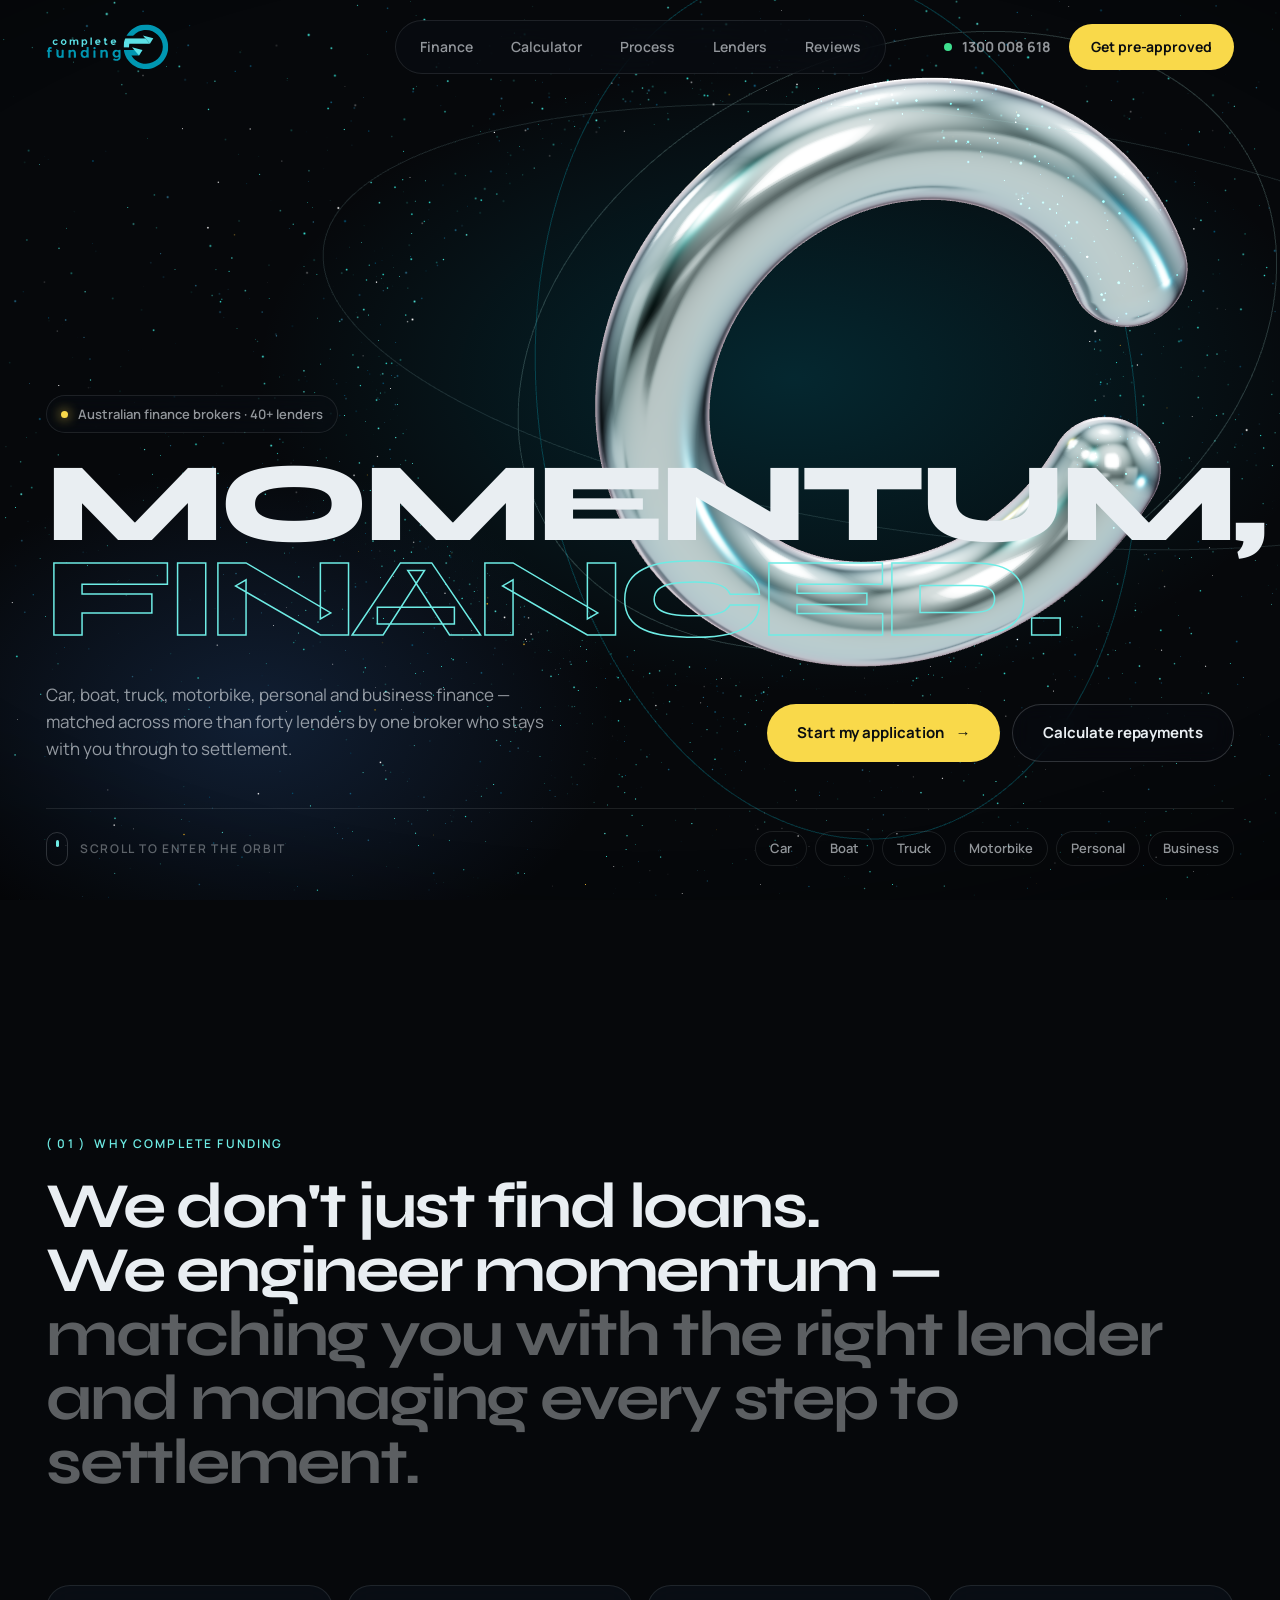
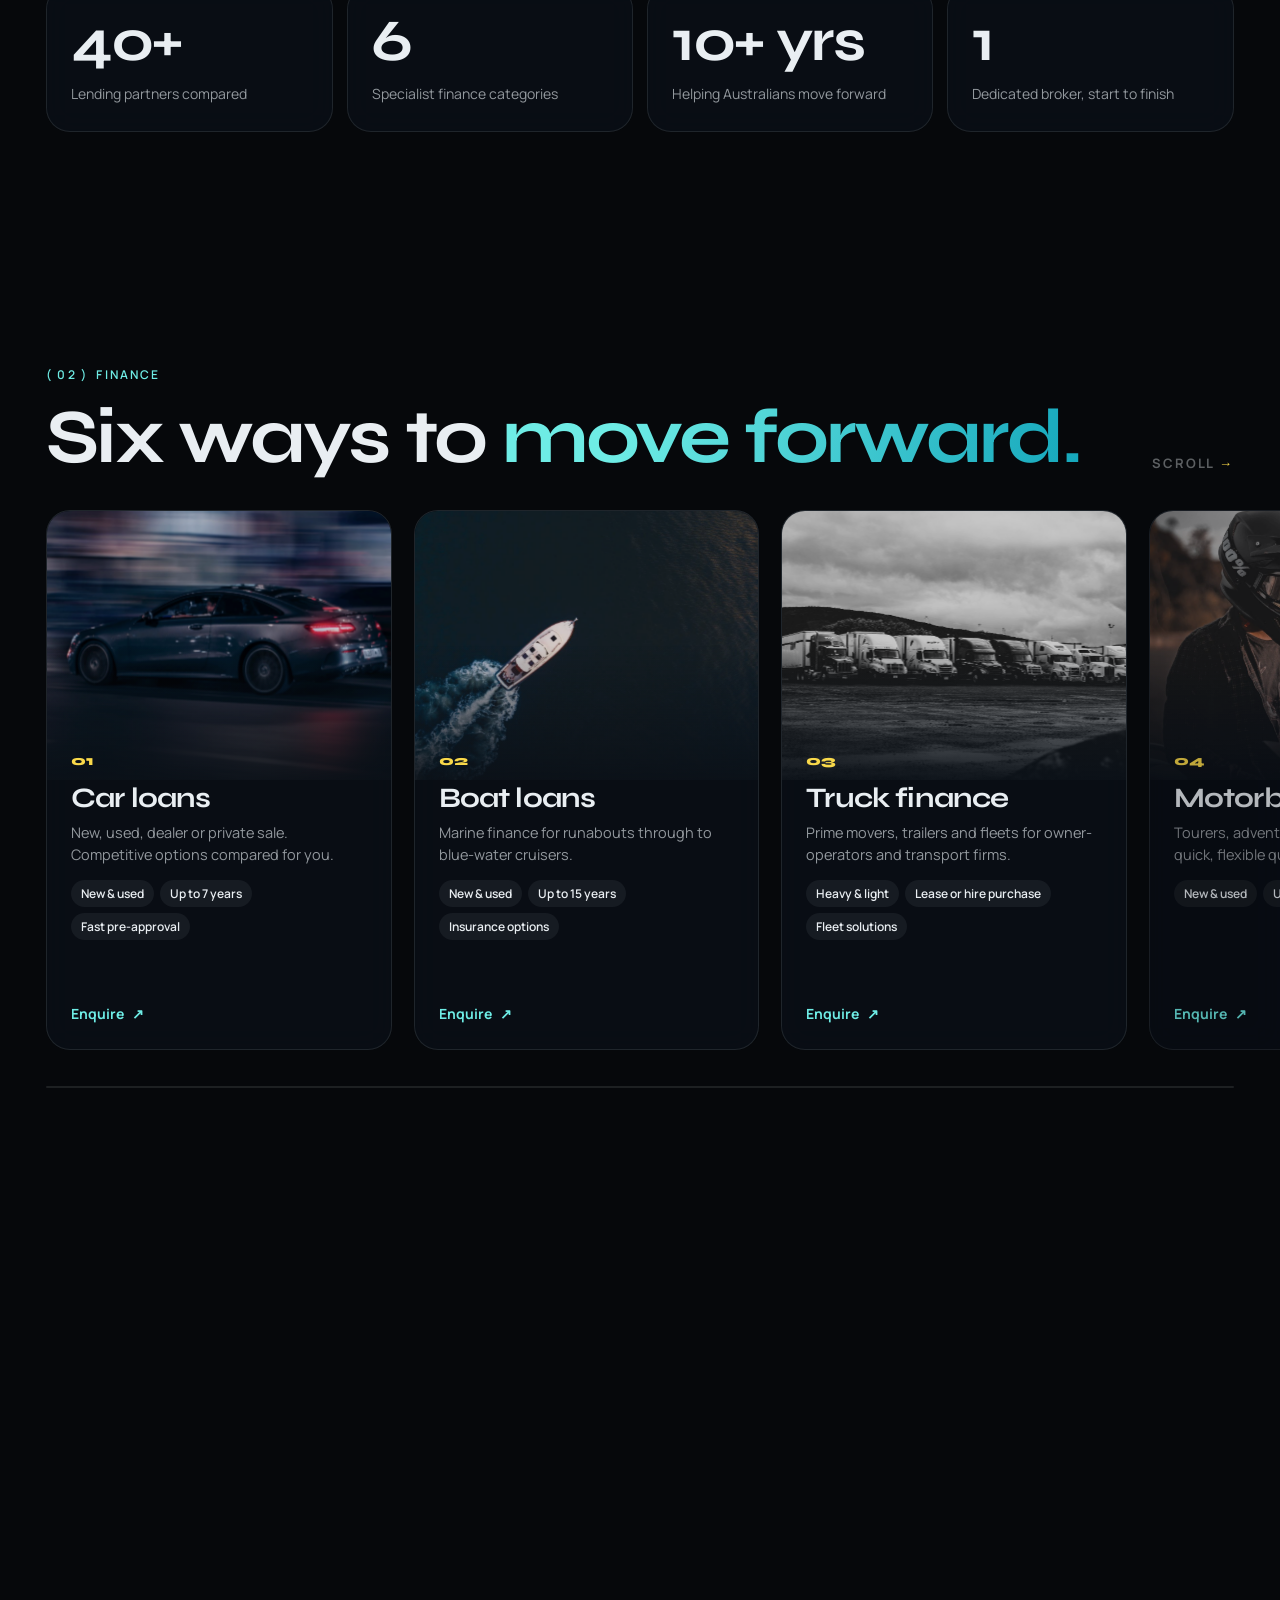
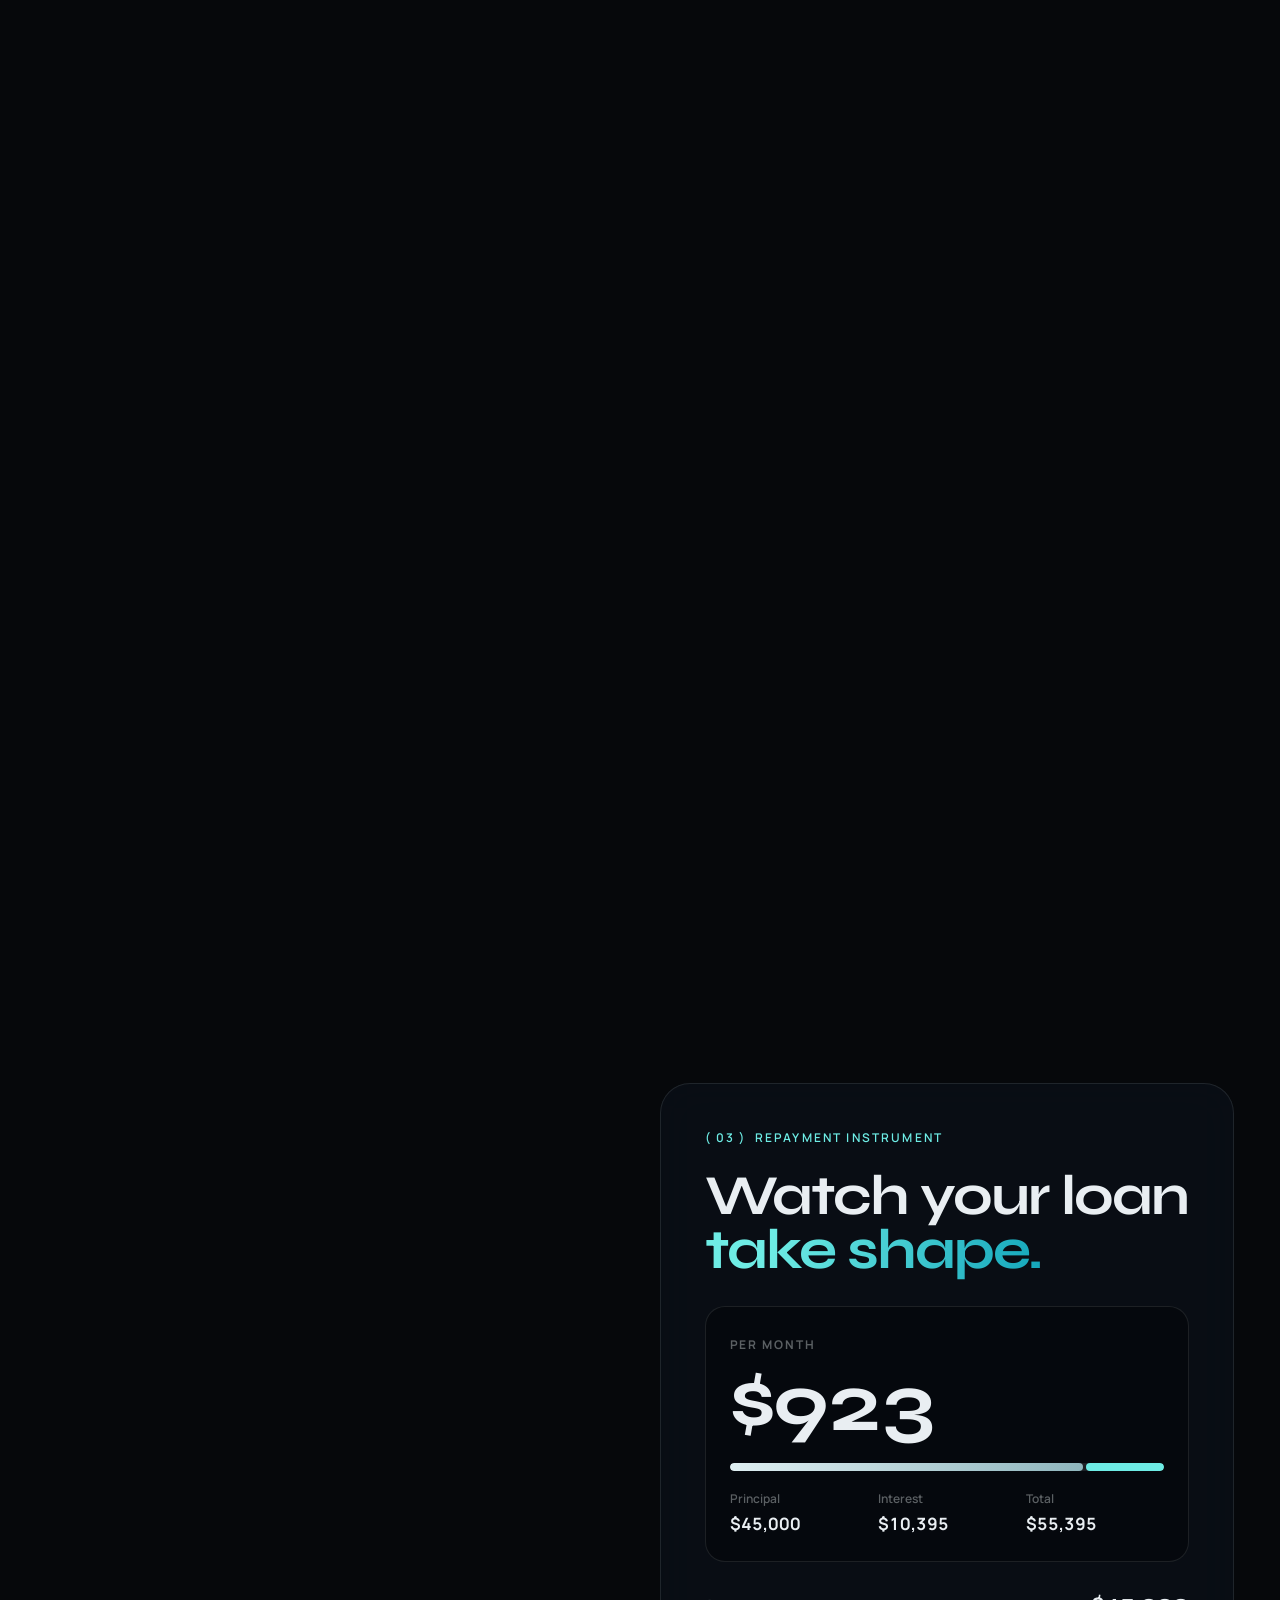
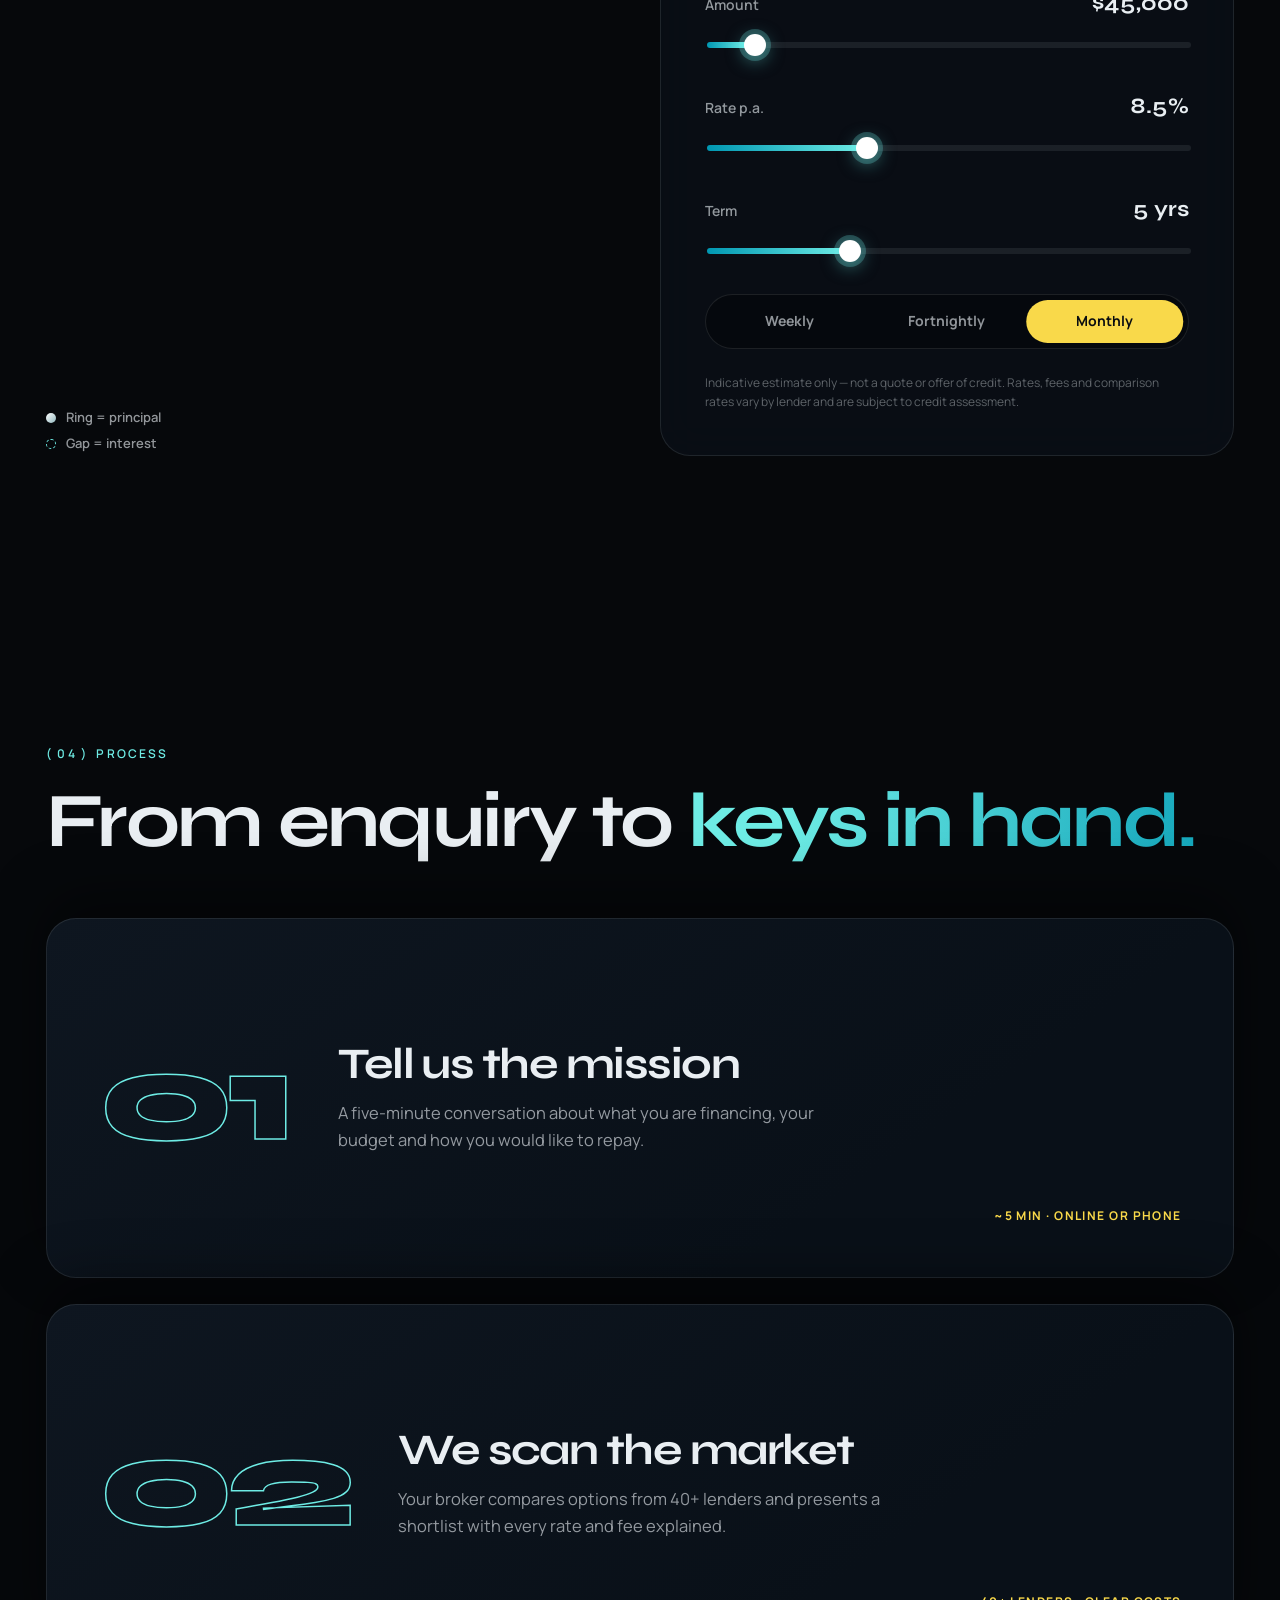
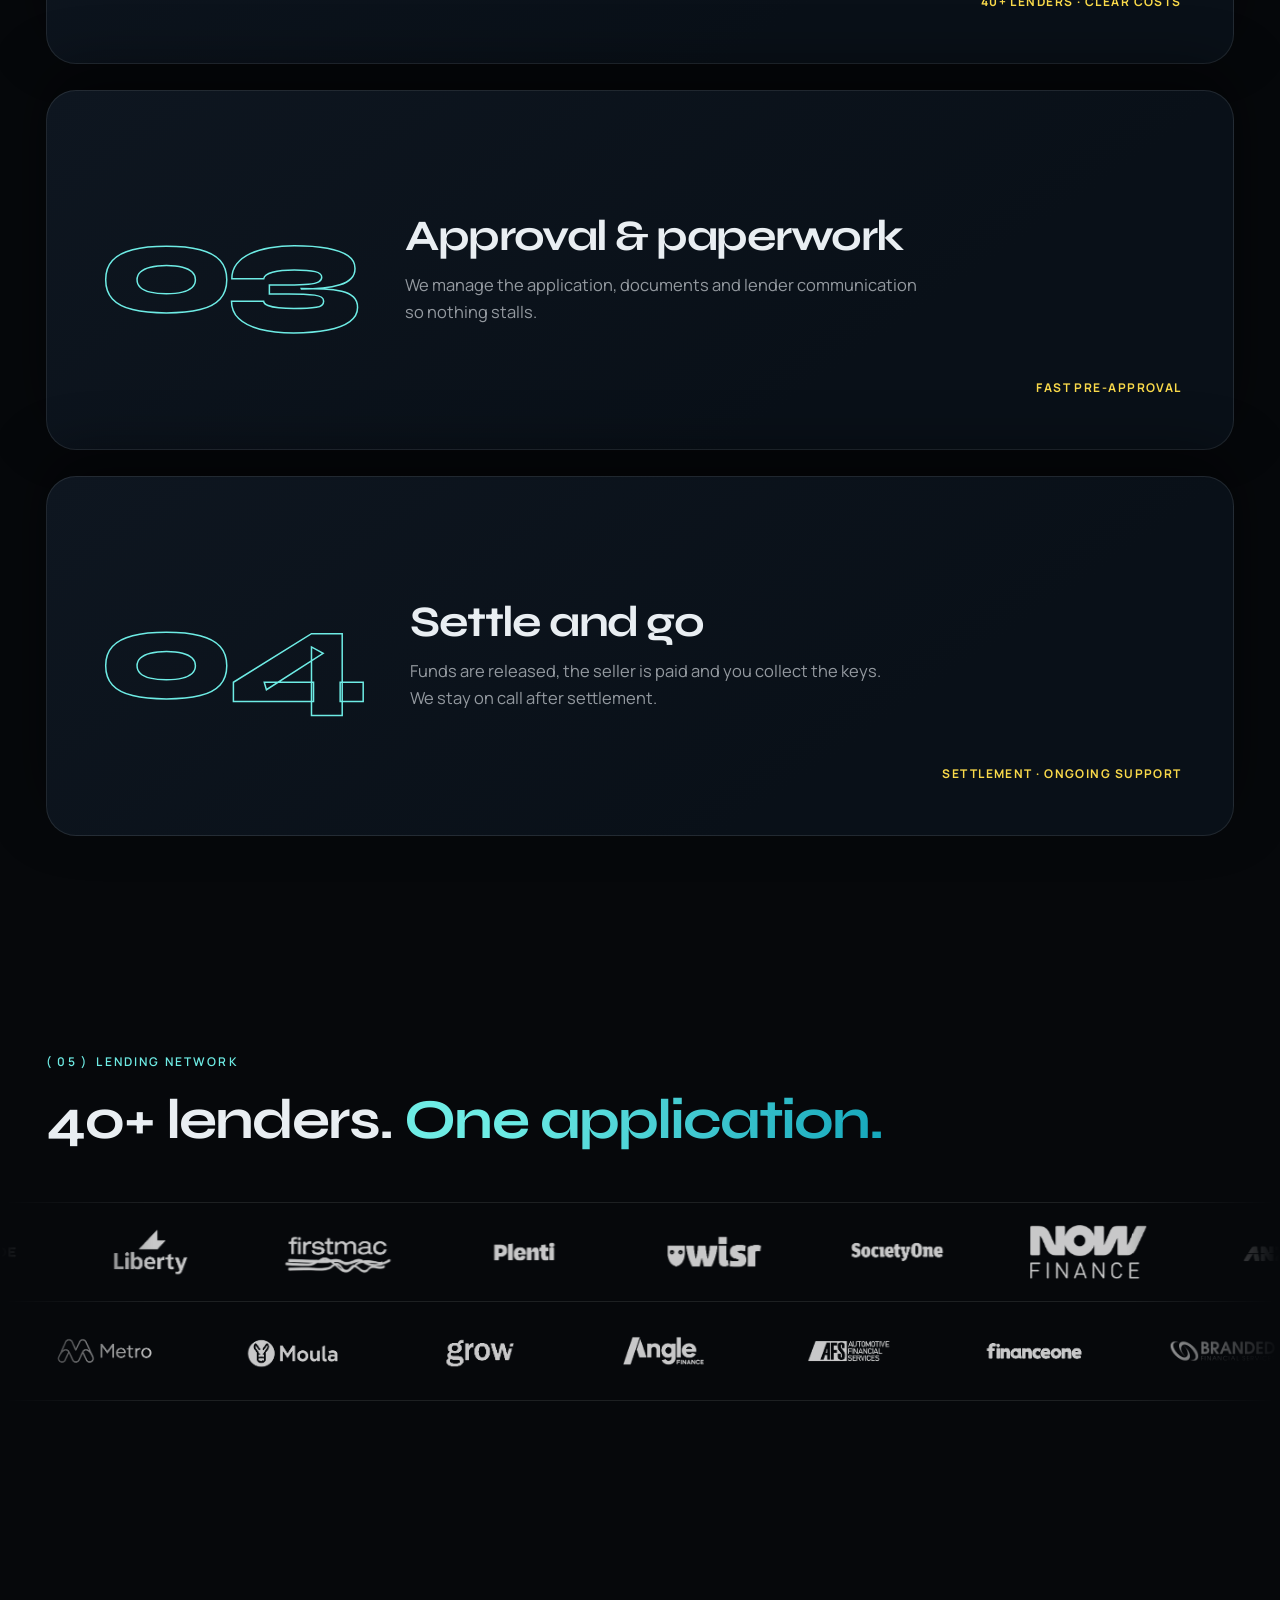
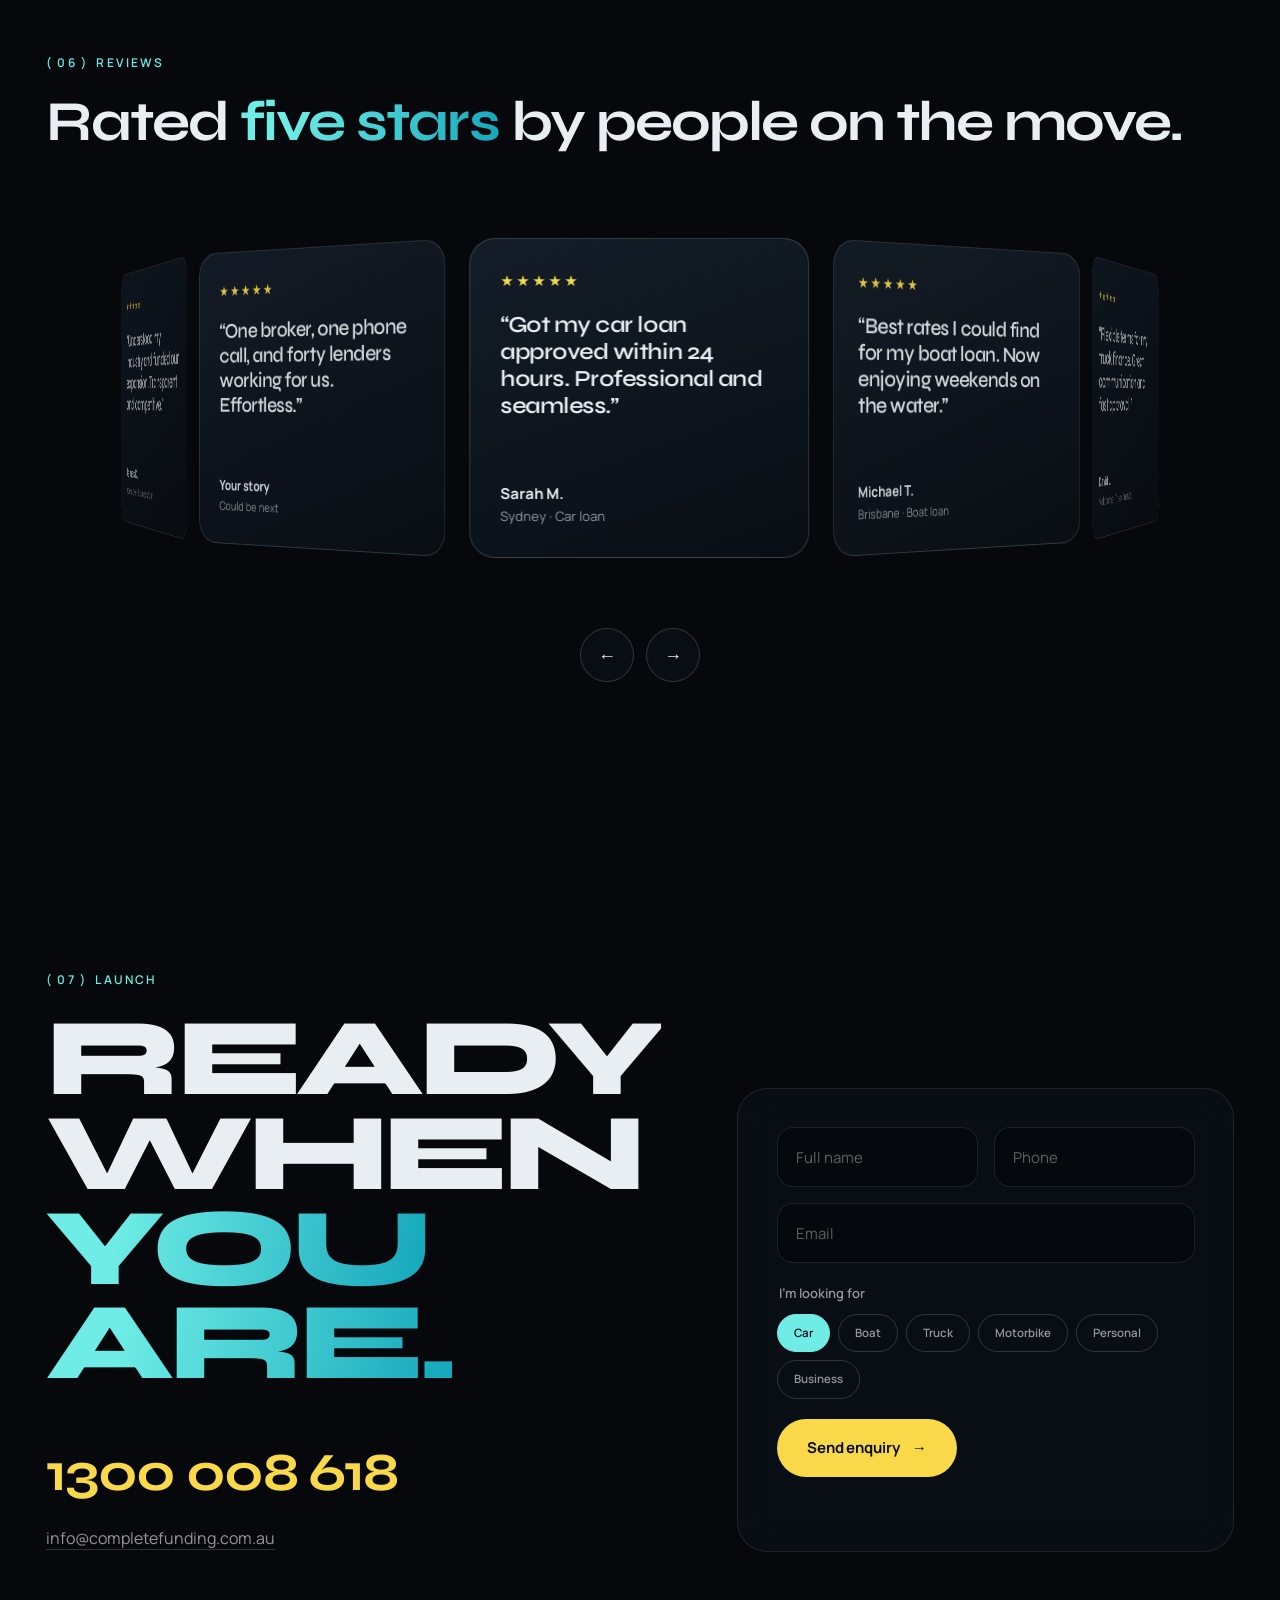
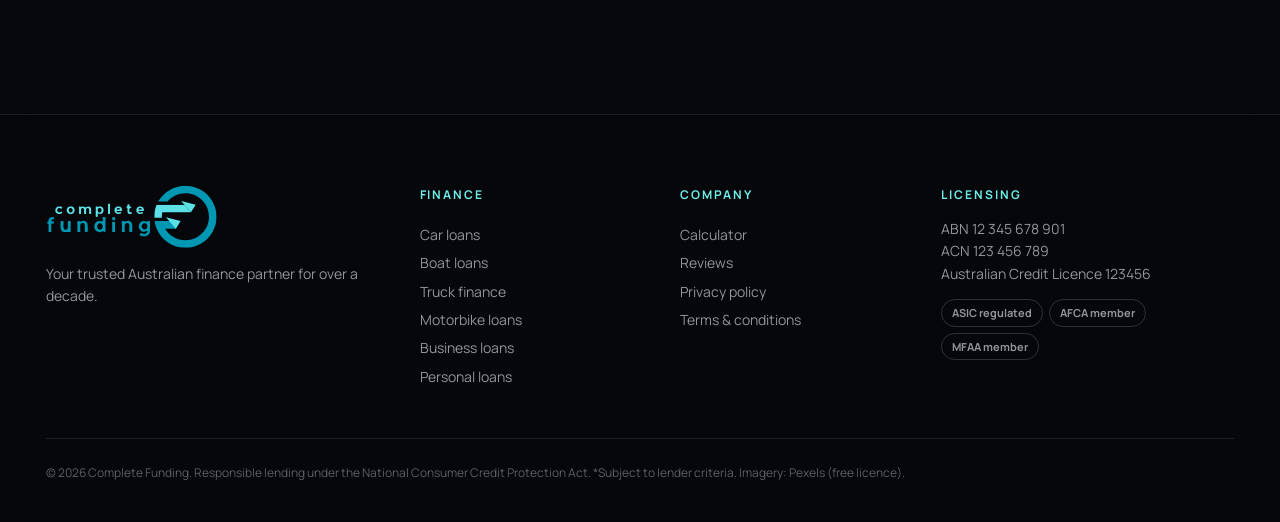
<file: orbit/index.html>
<!DOCTYPE html>
<html lang="en-AU">
<head>
  <meta charset="UTF-8">
  <meta name="viewport" content="width=device-width, initial-scale=1">
  <title>Complete Funding | Momentum, financed — Car, Boat, Truck &amp; Business Loans</title>
  <meta name="description" content="Complete Funding matches Australians with car, boat, truck, motorbike, personal and business finance across 40+ lenders. One broker, start to settlement.">
  <meta name="theme-color" content="#06080b">
  <link rel="canonical" href="https://enterprisestackcom.github.io/completefunding/">
  <meta property="og:type" content="website">
  <meta property="og:title" content="Complete Funding | Momentum, financed">
  <meta property="og:description" content="Car, boat, truck, motorbike, personal and business finance across Australia.">
  <link rel="icon" href="assets/img/logo.svg" type="image/svg+xml">
  <link rel="preload" href="assets/fonts/syne-latin-wght-normal.woff2" as="font" type="font/woff2" crossorigin>
  <link rel="preload" href="assets/fonts/manrope-latin-wght-normal.woff2" as="font" type="font/woff2" crossorigin>
  <link rel="stylesheet" href="assets/css/site.css">
  <script type="application/ld+json">
  {"@context":"https://schema.org","@type":"FinancialService","name":"Complete Funding","url":"https://enterprisestackcom.github.io/completefunding/","telephone":"+61-1300-008-618","email":"info@completefunding.com.au","areaServed":"AU"}
  </script>
</head>
<body class="is-loading">
  <a class="skip-link" href="#main">Skip to content</a>
  <canvas id="gl" aria-hidden="true"></canvas>
  <div class="bg-fallback" aria-hidden="true"></div>
  <div class="vignette" aria-hidden="true"></div>

  <!-- Loader -->
  <div class="loader" id="loader" aria-hidden="true">
    <img class="loader__logo" src="assets/img/logo.svg" alt="" width="1366" height="507">
    <div class="loader__count"><span id="load-n">0</span><sup>%</sup></div>
    <div class="loader__bar"><i id="load-bar"></i></div>
    <p class="loader__note">Calibrating your orbit</p>
  </div>

  <!-- Cursor -->
  <div class="cursor" aria-hidden="true"><div class="cursor__dot"></div><div class="cursor__ring"><span id="cursor-label"></span></div></div>

  <header class="hdr">
    <a class="hdr__brand" href="#main" aria-label="Complete Funding home"><img src="assets/img/logo.svg" alt="Complete Funding" width="1366" height="507"></a>
    <nav class="hdr__nav" aria-label="Primary">
      <a href="#finance">Finance</a>
      <a href="#instrument">Calculator</a>
      <a href="#process">Process</a>
      <a href="#lenders">Lenders</a>
      <a href="#reviews">Reviews</a>
    </nav>
    <div class="hdr__cta">
      <a class="hdr__phone" href="tel:1300008618"><span class="pulse"></span>1300 008 618</a>
      <a class="pill pill--yellow" href="#contact" data-magnetic><span>Get pre-approved</span></a>
    </div>
    <button class="hdr__menu" type="button" aria-expanded="false" aria-controls="drawer" aria-label="Open menu"><span></span><span></span><span></span></button>
  </header>

  <div class="drawer" id="drawer" hidden>
    <nav aria-label="Mobile">
      <a href="#finance">Finance</a><a href="#instrument">Calculator</a><a href="#process">Process</a><a href="#lenders">Lenders</a><a href="#reviews">Reviews</a><a href="#contact">Contact</a>
    </nav>
    <a class="pill pill--yellow" href="tel:1300008618"><span>Call 1300 008 618</span></a>
  </div>

  <main id="main">
    <!-- HERO -->
    <section class="hero" id="hero">
      <div class="hero__inner">
        <p class="tag"><span class="tag__dot"></span>Australian finance brokers · 40+ lenders</p>
        <h1 class="hero__title"><span class="ln">Momentum,</span><span class="ln ln--out">financed.</span></h1>
        <div class="hero__row">
          <p class="hero__lede">Car, boat, truck, motorbike, personal and business finance — matched across more than forty lenders by one broker who stays with you through to settlement.</p>
          <div class="hero__actions">
            <a class="pill pill--yellow pill--lg" href="#contact" data-magnetic><span>Start my application</span><i aria-hidden="true">→</i></a>
            <a class="pill pill--ghost pill--lg" href="#instrument" data-magnetic><span>Calculate repayments</span></a>
          </div>
        </div>
      </div>
      <div class="hero__foot">
        <div class="hero__scroll" aria-hidden="true"><i></i>Scroll to enter the orbit</div>
        <ul class="hero__chips" aria-label="Finance types">
          <li>Car</li><li>Boat</li><li>Truck</li><li>Motorbike</li><li>Personal</li><li>Business</li>
        </ul>
      </div>
    </section>

    <!-- MANIFESTO -->
    <section class="manifesto" id="about">
      <div class="wrap">
        <p class="label">( 01 ) &nbsp;Why Complete Funding</p>
        <h2 class="manifesto__text">
          <span class="scramble">We don't just find loans.</span>
          <span class="scramble">We engineer momentum —</span>
          <span class="scramble dim">matching you with the right lender</span>
          <span class="scramble dim">and managing every step to settlement.</span>
        </h2>
        <div class="metrics">
          <div class="metric"><strong><span data-count="40">0</span>+</strong><span>Lending partners compared</span></div>
          <div class="metric"><strong><span data-count="6">0</span></strong><span>Specialist finance categories</span></div>
          <div class="metric"><strong><span data-count="10">0</span>+ yrs</strong><span>Helping Australians move forward</span></div>
          <div class="metric"><strong><span data-count="1">0</span></strong><span>Dedicated broker, start to finish</span></div>
        </div>
      </div>
    </section>

    <!-- FINANCE: horizontal gallery -->
    <section class="finance" id="finance" aria-label="Finance products">
      <div class="finance__pin">
        <div class="finance__head wrap">
          <p class="label">( 02 ) &nbsp;Finance</p>
          <h2 class="h2">Six ways to <span class="grad">move forward.</span></h2>
          <p class="finance__hint" aria-hidden="true">Scroll <span>→</span></p>
        </div>
        <div class="finance__track" id="finance-track">
          <article class="card" data-cursor="Enquire">
            <div class="card__img"><img src="assets/img/orb-car.jpg" alt="A luxury car in motion with blurred city lights" loading="lazy"></div>
            <div class="card__body">
              <span class="card__n">01</span>
              <h3>Car loans</h3>
              <p>New, used, dealer or private sale. Competitive options compared for you.</p>
              <ul><li>New &amp; used</li><li>Up to 7 years</li><li>Fast pre-approval</li></ul>
              <a href="#contact" class="card__link" data-finance="Car loan">Enquire <i>↗</i></a>
            </div>
          </article>
          <article class="card" data-cursor="Enquire">
            <div class="card__img"><img src="assets/img/orb-yacht.jpg" alt="Aerial view of a boat cutting through dark blue water" loading="lazy"></div>
            <div class="card__body">
              <span class="card__n">02</span>
              <h3>Boat loans</h3>
              <p>Marine finance for runabouts through to blue-water cruisers.</p>
              <ul><li>New &amp; used</li><li>Up to 15 years</li><li>Insurance options</li></ul>
              <a href="#contact" class="card__link" data-finance="Boat loan">Enquire <i>↗</i></a>
            </div>
          </article>
          <article class="card" data-cursor="Enquire">
            <div class="card__img"><img src="assets/img/orb-truck.jpg" alt="A row of parked semi trucks under dramatic clouds" loading="lazy"></div>
            <div class="card__body">
              <span class="card__n">03</span>
              <h3>Truck finance</h3>
              <p>Prime movers, trailers and fleets for owner-operators and transport firms.</p>
              <ul><li>Heavy &amp; light</li><li>Lease or hire purchase</li><li>Fleet solutions</li></ul>
              <a href="#contact" class="card__link" data-finance="Truck finance">Enquire <i>↗</i></a>
            </div>
          </article>
          <article class="card" data-cursor="Enquire">
            <div class="card__img"><img src="assets/img/orb-moto.jpg" alt="A motorcyclist in a full-face helmet" loading="lazy"></div>
            <div class="card__body">
              <span class="card__n">04</span>
              <h3>Motorbike loans</h3>
              <p>Tourers, adventure and sports bikes with quick, flexible quotes.</p>
              <ul><li>New &amp; used</li><li>Up to 5 years</li><li>Instant quotes</li></ul>
              <a href="#contact" class="card__link" data-finance="Motorbike loan">Enquire <i>↗</i></a>
            </div>
          </article>
          <article class="card" data-cursor="Enquire">
            <div class="card__img"><img src="assets/img/orb-business.jpg" alt="Two cafe owners holding an open sign in their cafe" loading="lazy"></div>
            <div class="card__body">
              <span class="card__n">05</span>
              <h3>Business loans</h3>
              <p>Working capital, equipment and expansion — structured around cash flow.</p>
              <ul><li>Working capital</li><li>Equipment</li><li>Expansion</li></ul>
              <a href="#contact" class="card__link" data-finance="Business loan">Enquire <i>↗</i></a>
            </div>
          </article>
          <article class="card" data-cursor="Enquire">
            <div class="card__img"><img src="assets/img/orb-personal.jpg" alt="Two friends sitting on rocks watching the ocean at sunset" loading="lazy"></div>
            <div class="card__body">
              <span class="card__n">06</span>
              <h3>Personal loans</h3>
              <p>$2,000 to $50,000 for travel, renovations or consolidation.</p>
              <ul><li>Fixed-rate options</li><li>No early exit fees*</li><li>Same-day decisions*</li></ul>
              <a href="#contact" class="card__link" data-finance="Personal loan">Enquire <i>↗</i></a>
            </div>
          </article>
          <div class="card card--end">
            <p>Not sure which fits?</p>
            <a class="pill pill--yellow pill--lg" href="#contact" data-magnetic><span>Talk to a broker</span><i aria-hidden="true">→</i></a>
          </div>
        </div>
        <div class="finance__progress wrap" aria-hidden="true"><i id="finance-bar"></i></div>
      </div>
    </section>

    <!-- INSTRUMENT / CALCULATOR -->
    <section class="instrument" id="instrument">
      <div class="wrap instrument__grid">
        <div class="instrument__ring" aria-hidden="true">
          <p class="instrument__legend"><span class="dot dot--chrome"></span>Ring = principal<br><span class="dot dot--gap"></span>Gap = interest</p>
        </div>
        <div class="panel">
          <p class="label">( 03 ) &nbsp;Repayment instrument</p>
          <h2 class="h2 h2--sm">Watch your loan <span class="grad">take shape.</span></h2>
          <form id="calc" class="calc" onsubmit="return false">
            <div class="calc__display" aria-live="polite">
              <span class="calc__per" id="res-label">per month</span>
              <strong id="res-pay">$923</strong>
              <div class="calc__split"><i id="split-p"></i><i id="split-i"></i></div>
              <dl>
                <div><dt>Principal</dt><dd id="res-p">$45,000</dd></div>
                <div><dt>Interest</dt><dd id="res-int">$10,383</dd></div>
                <div><dt>Total</dt><dd id="res-total">$55,383</dd></div>
              </dl>
            </div>
            <div class="calc__ctrl">
              <label for="calc-amount"><span>Amount</span><output id="out-amount">$45,000</output></label>
              <input type="range" id="calc-amount" min="5000" max="500000" step="1000" value="45000">
            </div>
            <div class="calc__ctrl">
              <label for="calc-rate"><span>Rate p.a.</span><output id="out-rate">8.5%</output></label>
              <input type="range" id="calc-rate" min="3" max="20" step="0.1" value="8.5">
            </div>
            <div class="calc__ctrl">
              <label for="calc-term"><span>Term</span><output id="out-term">5 yrs</output></label>
              <input type="range" id="calc-term" min="1" max="15" step="1" value="5">
            </div>
            <div class="seg" role="radiogroup" aria-label="Repayment frequency">
              <label><input type="radio" name="freq" value="52"><span>Weekly</span></label>
              <label><input type="radio" name="freq" value="26"><span>Fortnightly</span></label>
              <label><input type="radio" name="freq" value="12" checked><span>Monthly</span></label>
              <i class="seg__thumb" aria-hidden="true"></i>
            </div>
            <p class="fine">Indicative estimate only — not a quote or offer of credit. Rates, fees and comparison rates vary by lender and are subject to credit assessment.</p>
          </form>
        </div>
      </div>
    </section>

    <!-- PROCESS: stacked cards -->
    <section class="process" id="process">
      <div class="wrap">
        <p class="label">( 04 ) &nbsp;Process</p>
        <h2 class="h2">From enquiry to <span class="grad">keys in hand.</span></h2>
        <div class="stack">
          <article class="stack__card"><span class="stack__n">01</span><div><h3>Tell us the mission</h3><p>A five-minute conversation about what you are financing, your budget and how you would like to repay.</p></div><span class="stack__meta">~5 min · Online or phone</span></article>
          <article class="stack__card"><span class="stack__n">02</span><div><h3>We scan the market</h3><p>Your broker compares options from 40+ lenders and presents a shortlist with every rate and fee explained.</p></div><span class="stack__meta">40+ lenders · Clear costs</span></article>
          <article class="stack__card"><span class="stack__n">03</span><div><h3>Approval &amp; paperwork</h3><p>We manage the application, documents and lender communication so nothing stalls.</p></div><span class="stack__meta">Fast pre-approval</span></article>
          <article class="stack__card"><span class="stack__n">04</span><div><h3>Settle and go</h3><p>Funds are released, the seller is paid and you collect the keys. We stay on call after settlement.</p></div><span class="stack__meta">Settlement · Ongoing support</span></article>
        </div>
      </div>
    </section>

    <!-- LENDERS: dual marquee -->
    <section class="lenders" id="lenders">
      <div class="wrap lenders__head">
        <p class="label">( 05 ) &nbsp;Lending network</p>
        <h2 class="h2 h2--sm">40+ lenders. <span class="grad">One application.</span></h2>
      </div>
      <div class="marquee" data-dir="-1" aria-label="Lending partners">
        <div class="marquee__track">
          <img src="assets/img/lenders-white/anz.png" alt="ANZ" loading="lazy"><img src="assets/img/lenders-white/westpac.png" alt="Westpac" loading="lazy"><img src="assets/img/lenders-white/macquarie.png" alt="Macquarie" loading="lazy"><img src="assets/img/lenders-white/pepper-money.png" alt="Pepper Money" loading="lazy"><img src="assets/img/lenders-white/latitude.png" alt="Latitude" loading="lazy"><img src="assets/img/lenders-white/liberty.png" alt="Liberty" loading="lazy"><img src="assets/img/lenders-white/firstmac.png" alt="Firstmac" loading="lazy"><img src="assets/img/lenders-white/plenti.png" alt="Plenti" loading="lazy"><img src="assets/img/lenders-white/wisr.png" alt="Wisr" loading="lazy"><img src="assets/img/lenders-white/societyone.png" alt="SocietyOne" loading="lazy"><img src="assets/img/lenders-white/now-finance.png" alt="Now Finance" loading="lazy">
        </div>
      </div>
      <div class="marquee" data-dir="1" aria-label="More lending partners">
        <div class="marquee__track">
          <img src="assets/img/lenders-white/metro.png" alt="Metro Finance" loading="lazy"><img src="assets/img/lenders-white/moula.png" alt="Moula" loading="lazy"><img src="assets/img/lenders-white/grow.png" alt="Grow Finance" loading="lazy"><img src="assets/img/lenders-white/angle-finance.png" alt="Angle Finance" loading="lazy"><img src="assets/img/lenders-white/afs.png" alt="Automotive Financial Services" loading="lazy"><img src="assets/img/lenders-white/financone.png" alt="Finance One" loading="lazy"><img src="assets/img/lenders-white/branded-financial-services.png" alt="Branded Financial Services" loading="lazy"><img src="assets/img/lenders-white/autopay.png" alt="AutoPay" loading="lazy"><img src="assets/img/lenders-white/ume-loans.png" alt="UME Loans" loading="lazy"><img src="assets/img/lenders-white/loanu.png" alt="LoanU" loading="lazy">
        </div>
      </div>
    </section>

    <!-- REVIEWS: 3D carousel -->
    <section class="reviews" id="reviews">
      <div class="wrap reviews__head">
        <p class="label">( 06 ) &nbsp;Reviews</p>
        <h2 class="h2 h2--sm">Rated <span class="grad">five stars</span> by people on the move.</h2>
      </div>
      <div class="carousel" id="carousel" data-cursor="Drag">
        <div class="carousel__ring" id="carousel-ring">
          <figure class="rv"><div class="rv__stars" aria-label="5 out of 5 stars">★★★★★</div><blockquote>“Got my car loan approved within 24 hours. Professional and seamless.”</blockquote><figcaption><b>Sarah M.</b>Sydney · Car loan</figcaption></figure>
          <figure class="rv"><div class="rv__stars" aria-label="5 out of 5 stars">★★★★★</div><blockquote>“Best rates I could find for my boat loan. Now enjoying weekends on the water.”</blockquote><figcaption><b>Michael T.</b>Brisbane · Boat loan</figcaption></figure>
          <figure class="rv"><div class="rv__stars" aria-label="5 out of 5 stars">★★★★★</div><blockquote>“Flexible terms for my truck finance. Great communication and fast approval.”</blockquote><figcaption><b>David L.</b>Melbourne · Truck finance</figcaption></figure>
          <figure class="rv"><div class="rv__stars" aria-label="5 out of 5 stars">★★★★★</div><blockquote>“Consolidated my debts at a much better rate. Support was always available.”</blockquote><figcaption><b>Emma R.</b>Perth · Personal loan</figcaption></figure>
          <figure class="rv"><div class="rv__stars" aria-label="5 out of 5 stars">★★★★★</div><blockquote>“Understood my industry and funded our expansion. Transparent and competitive.”</blockquote><figcaption><b>James K.</b>Adelaide · Business loan</figcaption></figure>
          <figure class="rv"><div class="rv__stars" aria-label="5 out of 5 stars">★★★★★</div><blockquote>“One broker, one phone call, and forty lenders working for us. Effortless.”</blockquote><figcaption><b>Your story</b>Could be next</figcaption></figure>
        </div>
      </div>
      <div class="carousel__ctrl">
        <button type="button" class="round" id="rv-prev" aria-label="Previous review">←</button>
        <button type="button" class="round" id="rv-next" aria-label="Next review">→</button>
      </div>
    </section>

    <!-- CONTACT -->
    <section class="contact" id="contact">
      <div class="wrap contact__grid">
        <div>
          <p class="label">( 07 ) &nbsp;Launch</p>
          <h2 class="contact__title"><span class="ln">Ready</span><span class="ln">when <span class="grad">you are.</span></span></h2>
          <a class="contact__phone" href="tel:1300008618" data-magnetic>1300 008 618</a>
          <p class="contact__mail"><a href="mailto:info@completefunding.com.au">info@completefunding.com.au</a></p>
        </div>
        <form class="form" id="enquiry" novalidate>
          <div class="form__row">
            <label><input name="name" placeholder=" " autocomplete="name" required><span>Full name</span></label>
            <label><input name="phone" type="tel" placeholder=" " autocomplete="tel" required><span>Phone</span></label>
          </div>
          <label><input name="email" type="email" placeholder=" " autocomplete="email" required><span>Email</span></label>
          <fieldset class="chips" aria-label="Finance type">
            <legend>I'm looking for</legend>
            <label><input type="radio" name="type" value="Car loan" checked><span>Car</span></label>
            <label><input type="radio" name="type" value="Boat loan"><span>Boat</span></label>
            <label><input type="radio" name="type" value="Truck finance"><span>Truck</span></label>
            <label><input type="radio" name="type" value="Motorbike loan"><span>Motorbike</span></label>
            <label><input type="radio" name="type" value="Personal loan"><span>Personal</span></label>
            <label><input type="radio" name="type" value="Business loan"><span>Business</span></label>
          </fieldset>
          <button type="submit" class="pill pill--yellow pill--lg" data-magnetic><span>Send enquiry</span><i aria-hidden="true">→</i></button>
          <p class="form__status" id="enquiry-status" role="status"></p>
        </form>
      </div>
    </section>
  </main>

  <footer class="ftr">
    <div class="wrap ftr__grid">
      <div class="ftr__brand">
        <img src="assets/img/logo.svg" alt="Complete Funding" width="1366" height="507" loading="lazy">
        <p>Your trusted Australian finance partner for over a decade.</p>
      </div>
      <nav aria-label="Footer"><h4>Finance</h4><a href="#finance">Car loans</a><a href="#finance">Boat loans</a><a href="#finance">Truck finance</a><a href="#finance">Motorbike loans</a><a href="#finance">Business loans</a><a href="#finance">Personal loans</a></nav>
      <nav aria-label="Company"><h4>Company</h4><a href="#instrument">Calculator</a><a href="#reviews">Reviews</a><a href="#">Privacy policy</a><a href="#">Terms &amp; conditions</a></nav>
      <div><h4>Licensing</h4><p>ABN 12 345 678 901<br>ACN 123 456 789<br>Australian Credit Licence 123456</p><p class="ftr__badges"><span>ASIC regulated</span><span>AFCA member</span><span>MFAA member</span></p></div>
    </div>
    <div class="wrap ftr__legal">© <span id="year">2026</span> Complete Funding. Responsible lending under the National Consumer Credit Protection Act. *Subject to lender criteria. Imagery: Pexels (free licence).</div>
  </footer>

  <script src="assets/vendor/gsap.min.js"></script>
  <script src="assets/vendor/ScrollTrigger.min.js"></script>
  <script src="assets/vendor/SplitText.min.js"></script>
  <script src="assets/vendor/lenis.min.js"></script>
  <script src="assets/js/scene.js"></script>
  <script src="assets/js/site.js"></script>
</body>
</html>
</file>
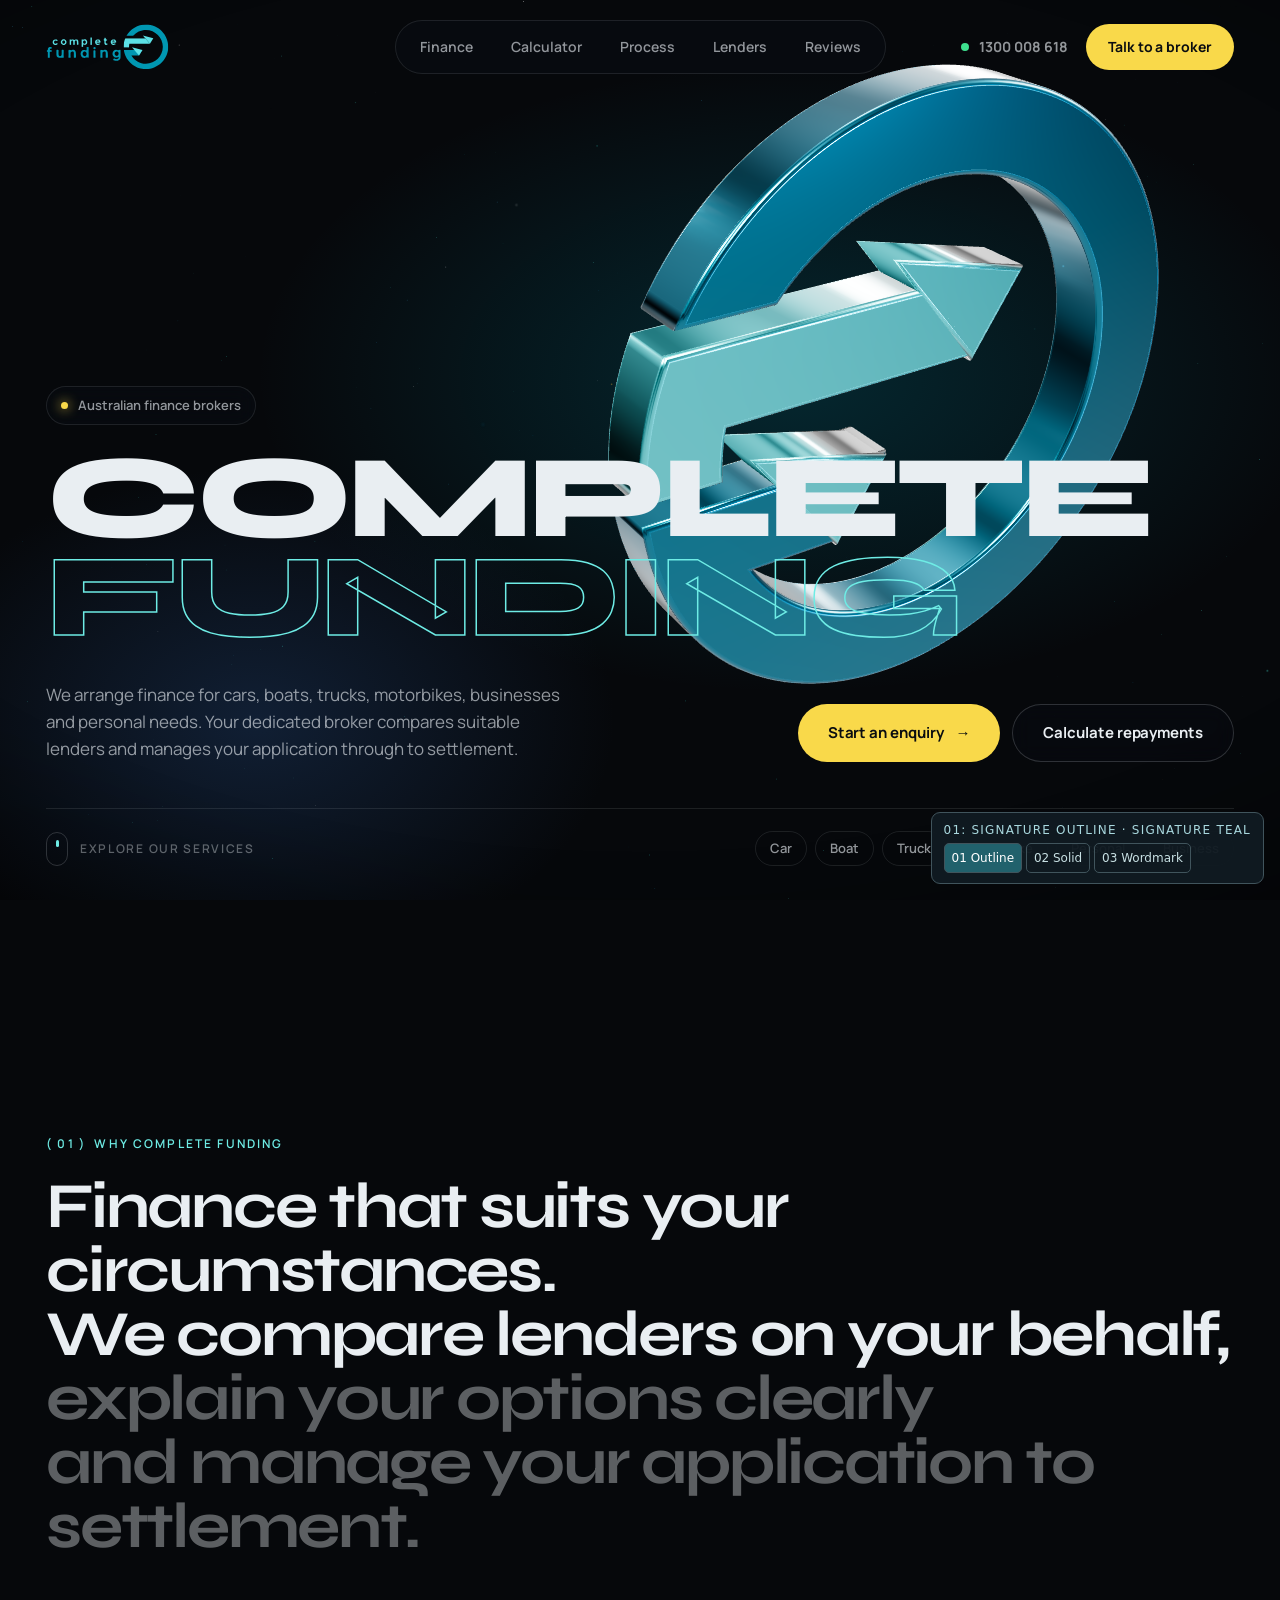
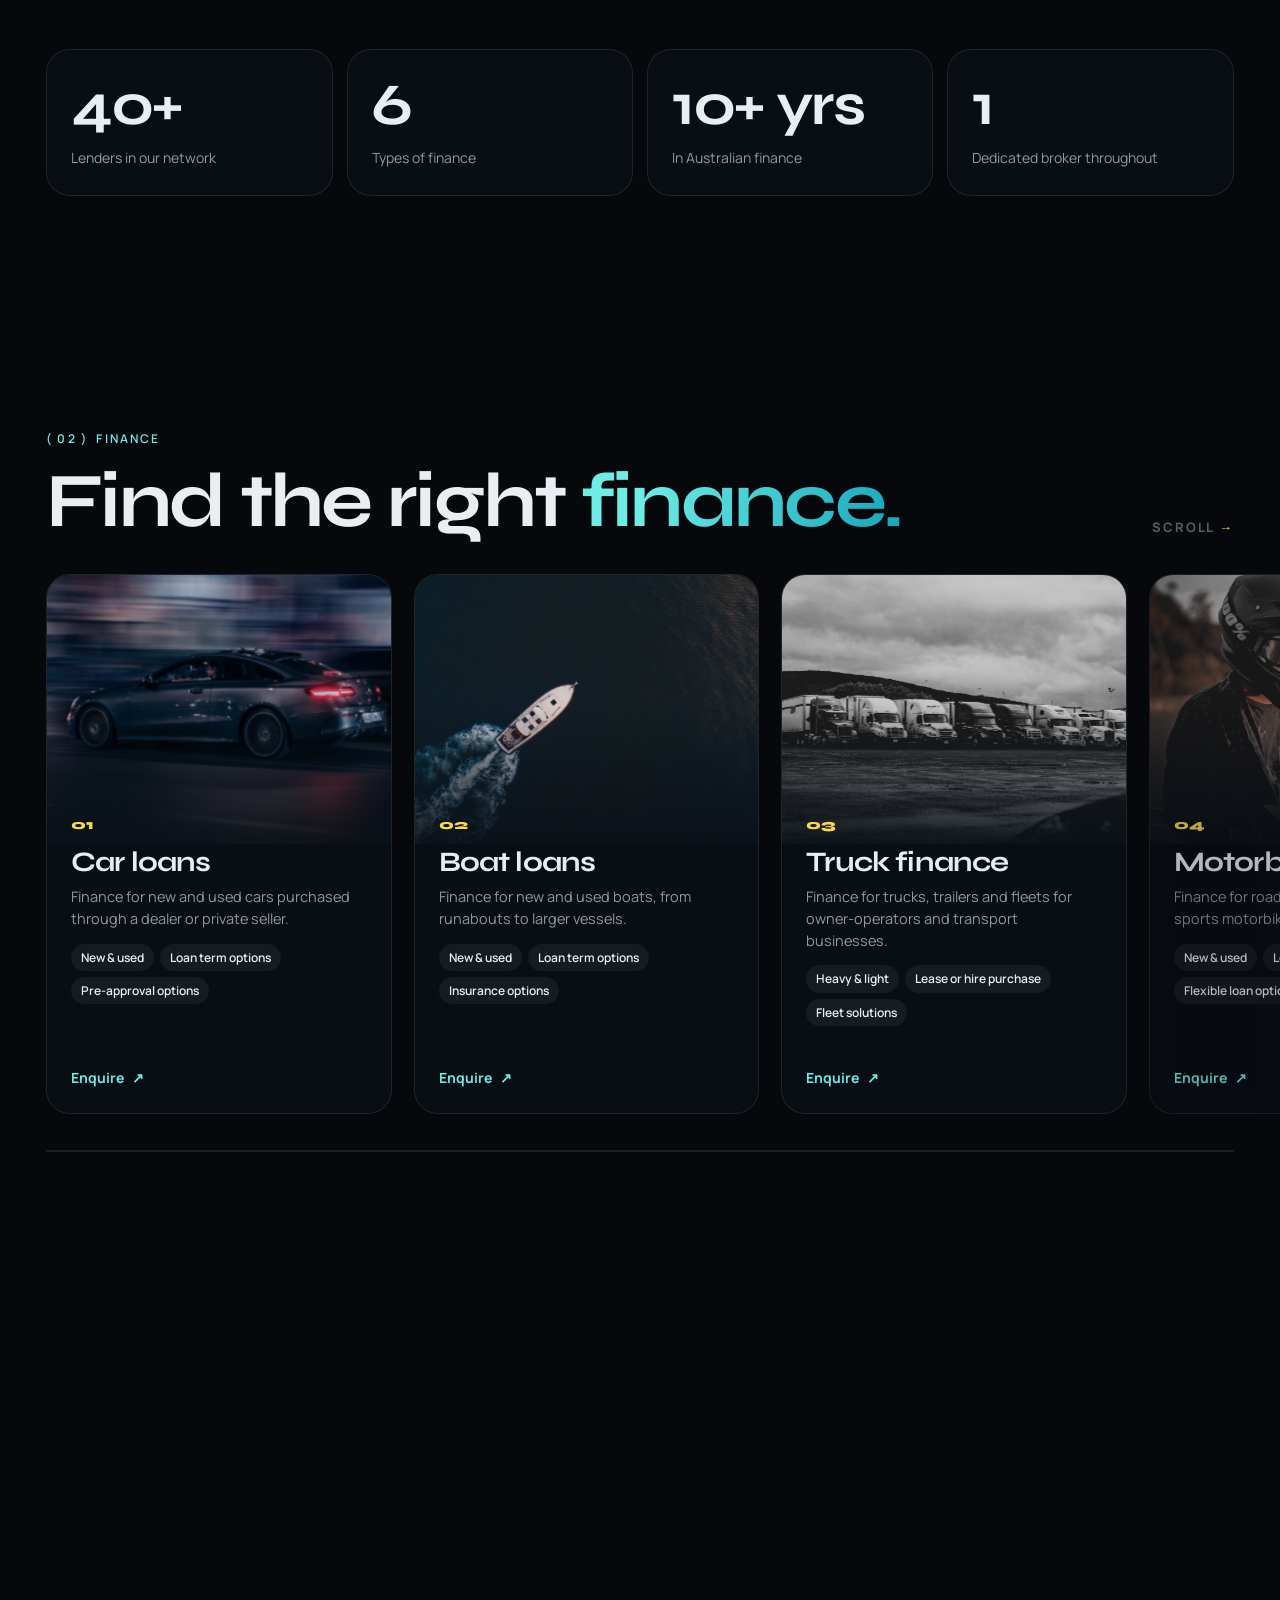
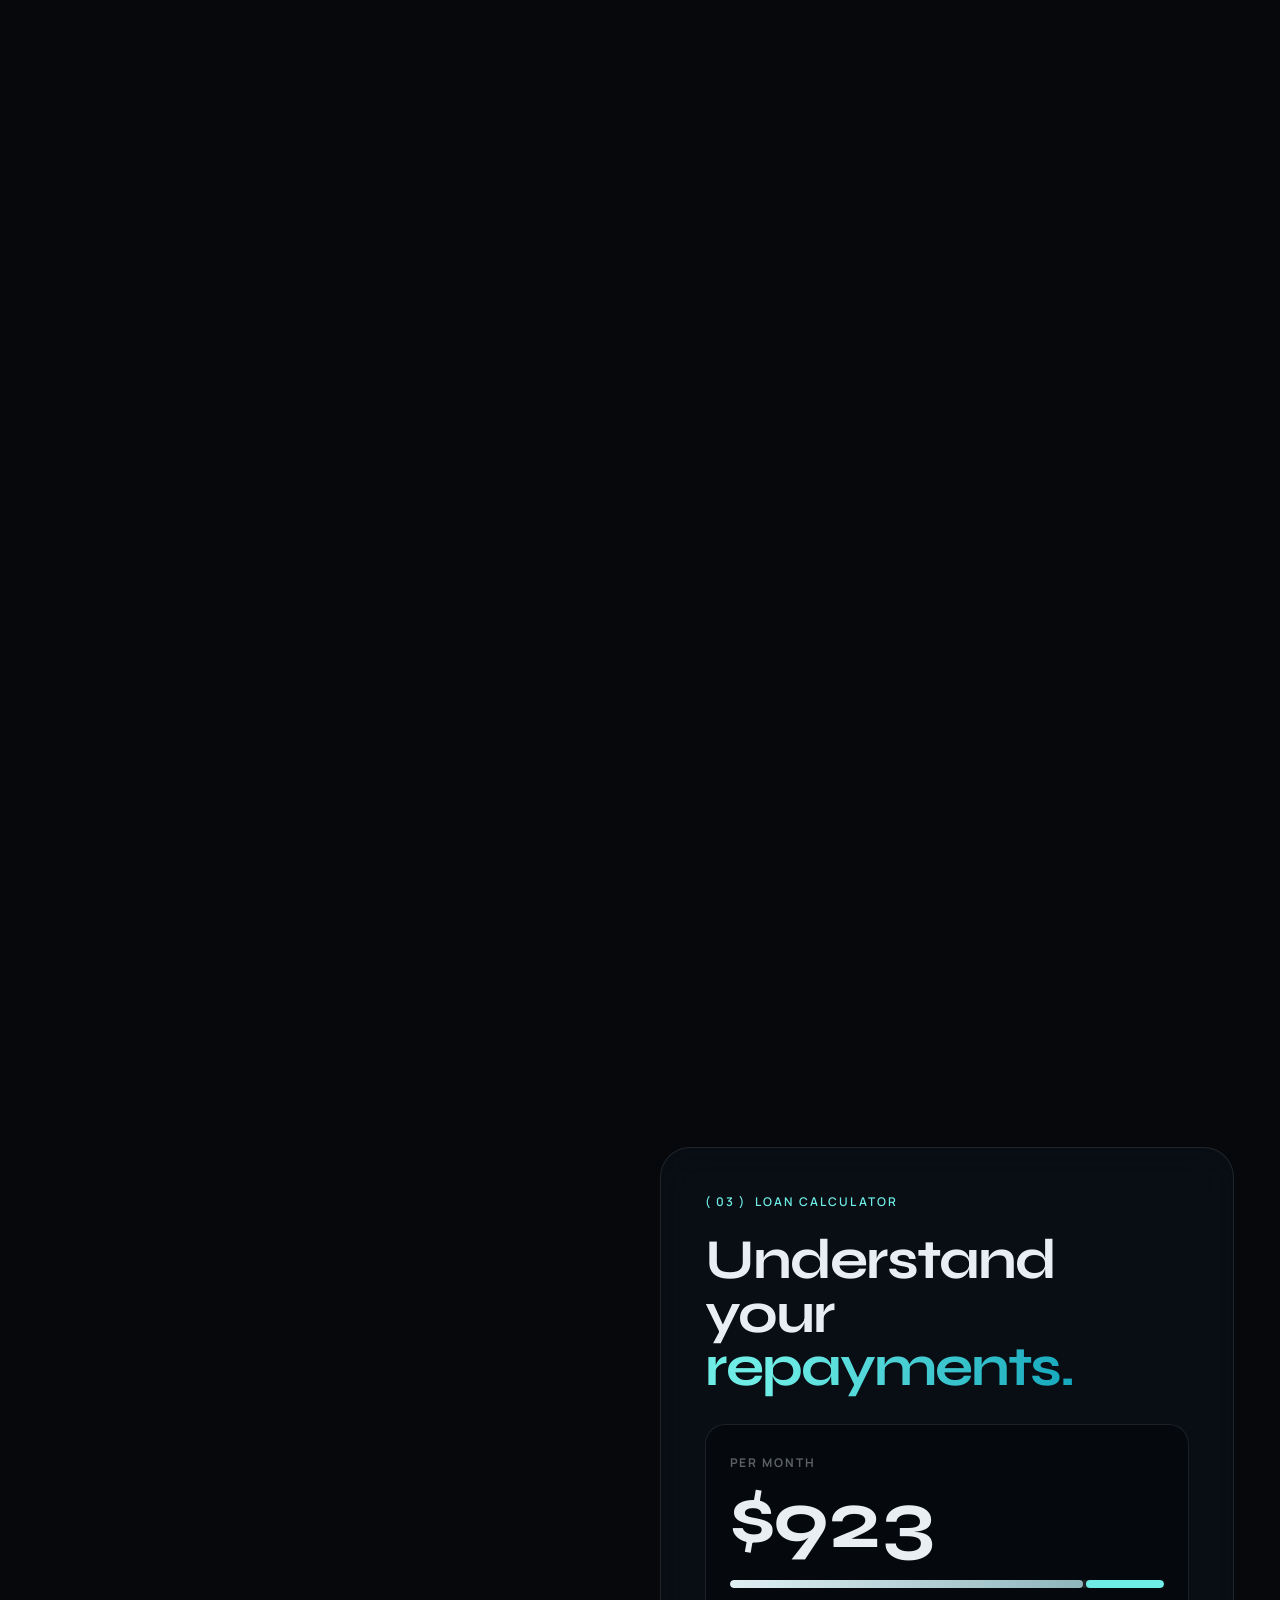
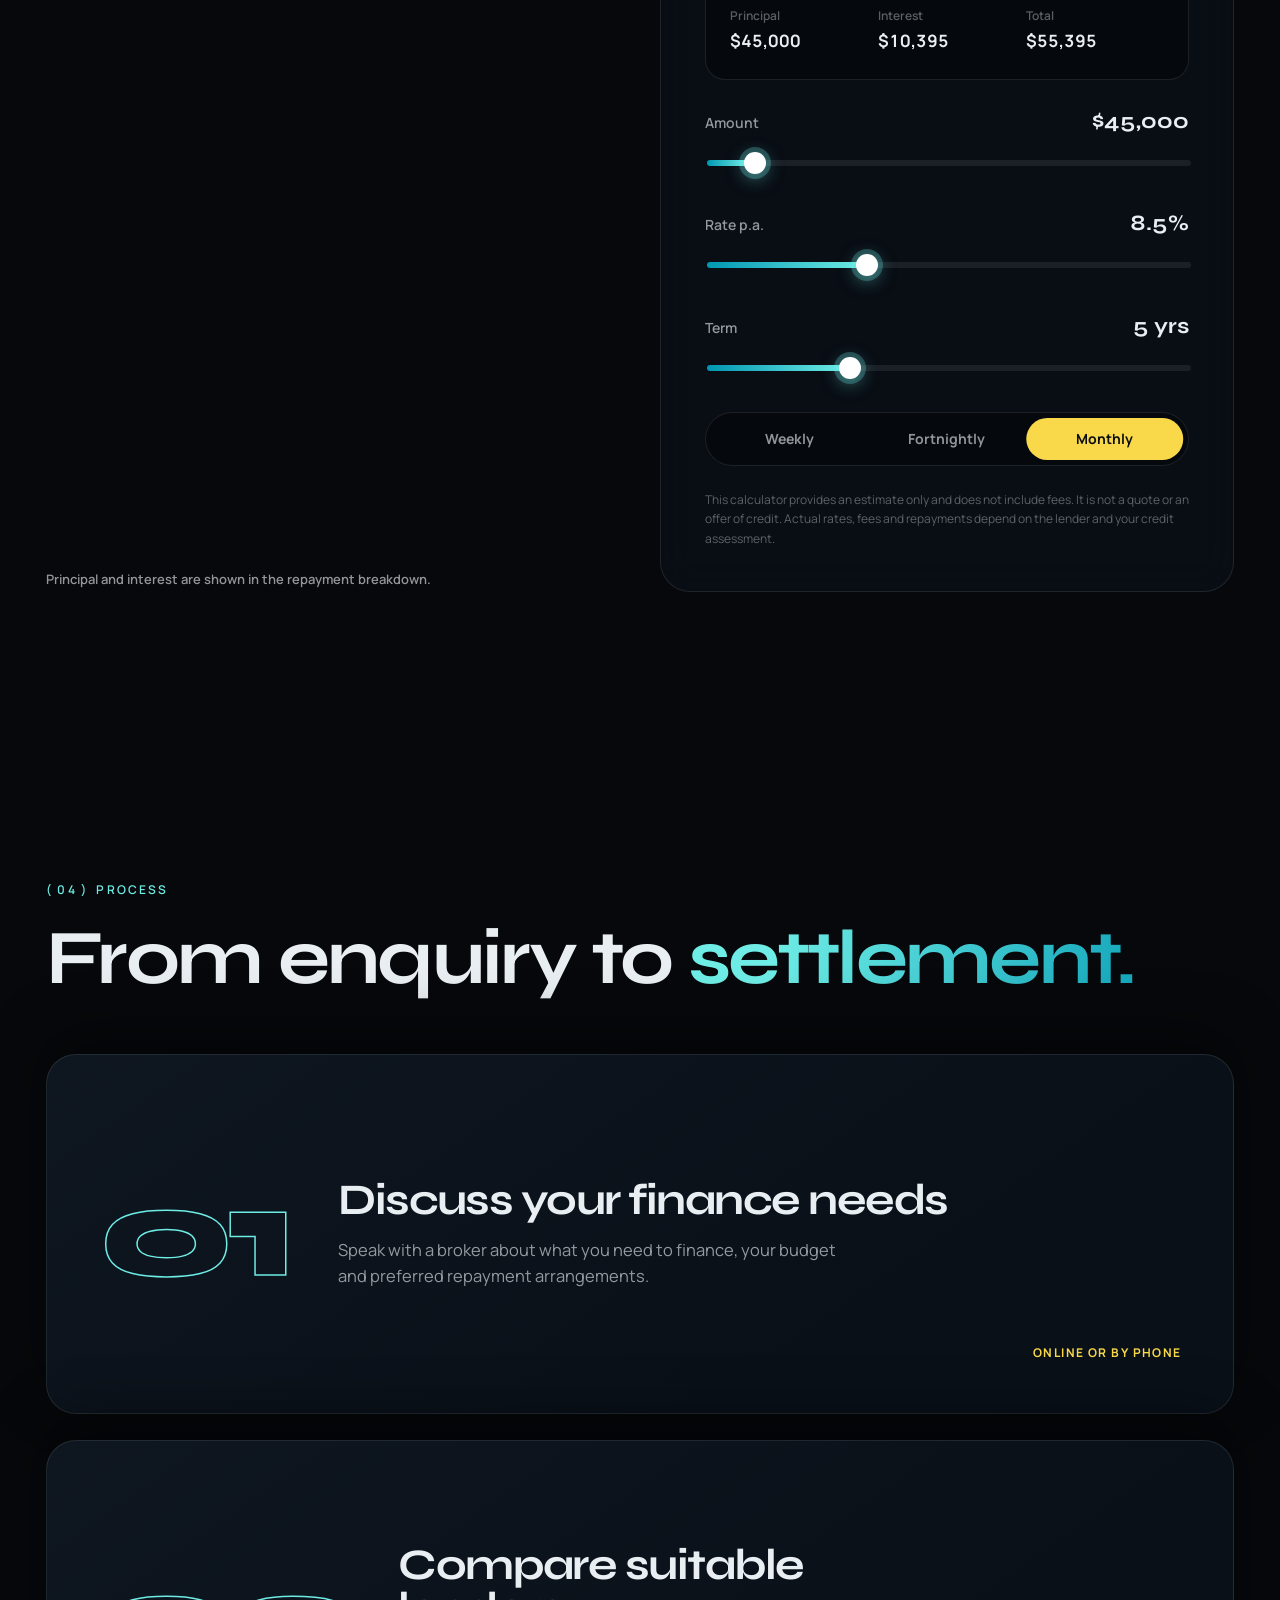
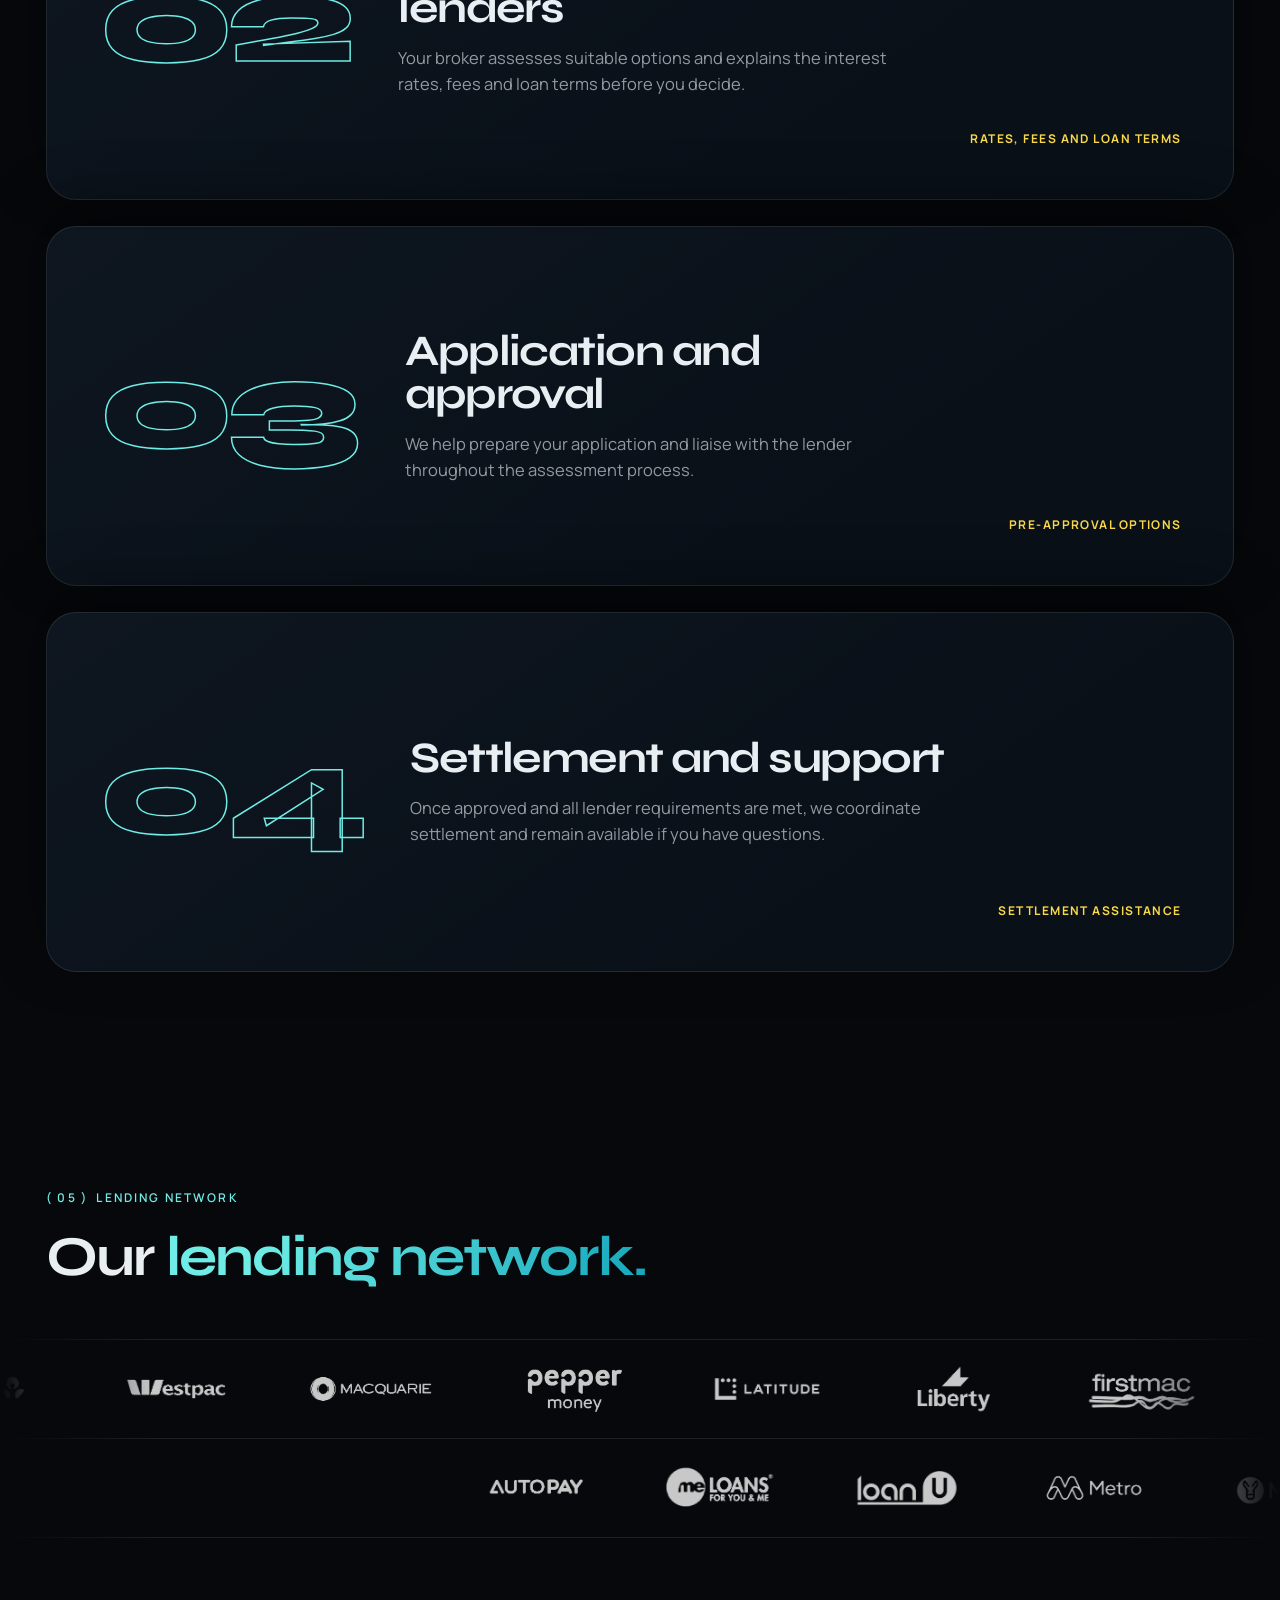
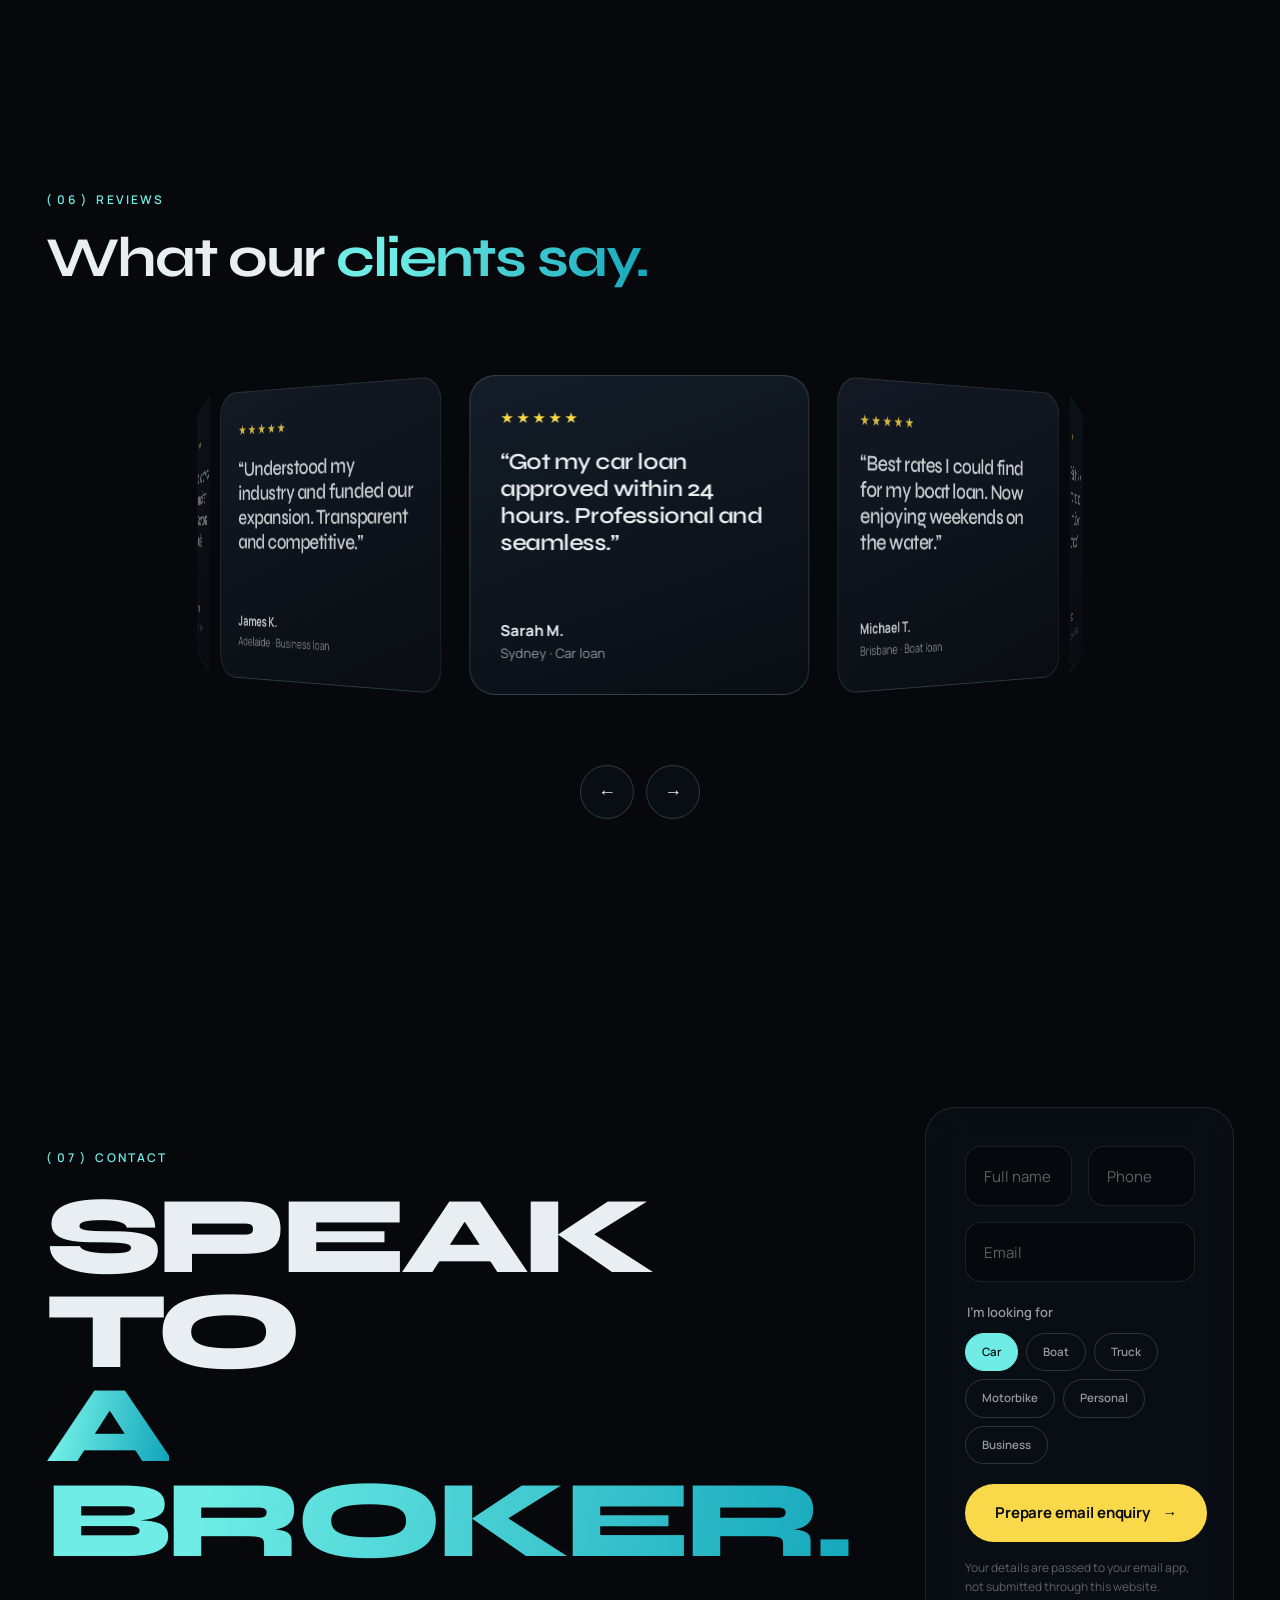
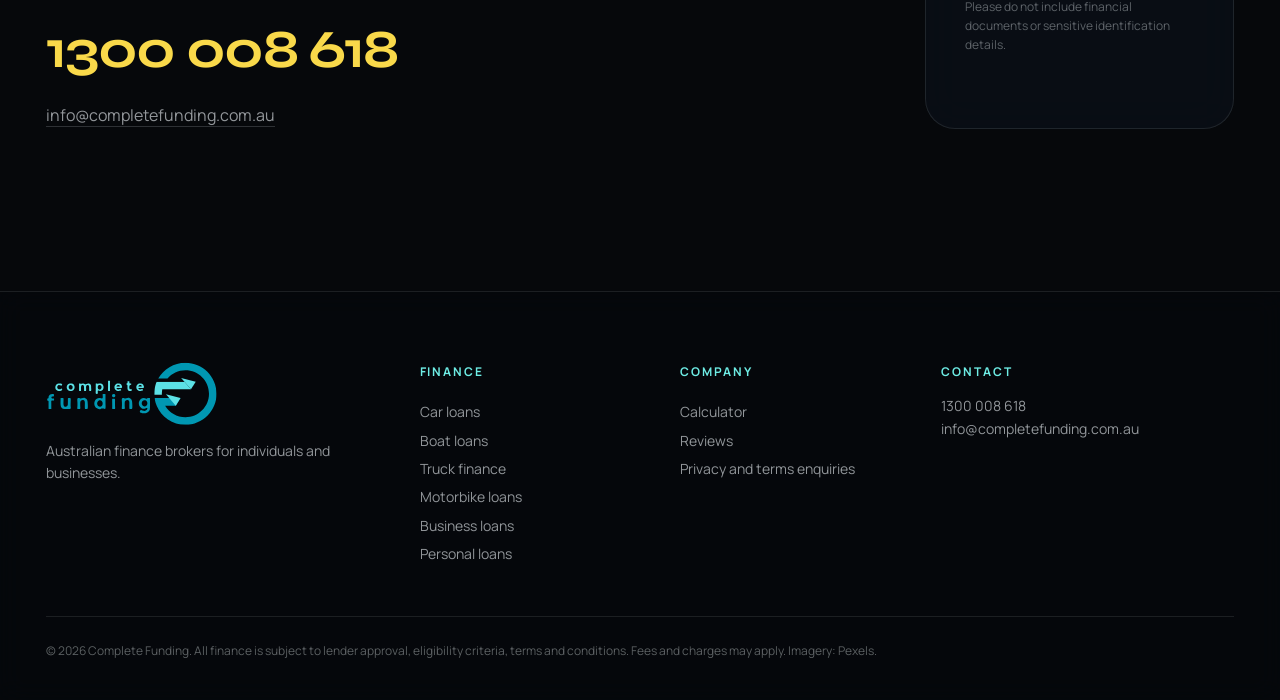
<file: orbit/brand-review.html>
<!DOCTYPE html>
<html lang="en-AU" data-review="brand">
<head>
  <meta charset="UTF-8">
  <meta http-equiv="Content-Security-Policy" content="default-src 'none'; script-src 'self'; script-src-attr 'none'; style-src 'self' 'unsafe-inline'; img-src 'self' data: blob:; font-src 'self'; connect-src 'none'; object-src 'none'; base-uri 'none'; form-action 'none'; frame-src 'none'; worker-src 'none'; media-src 'self'; manifest-src 'none'; upgrade-insecure-requests">
  <meta name="referrer" content="no-referrer">
  <meta name="viewport" content="width=device-width, initial-scale=1">
  <title>Complete Funding | Australian Finance Brokers | Car, Boat, Truck &amp; Business Loans</title>
  <meta name="description" content="Complete Funding is an Australian finance brokerage for car, boat, truck, motorbike, personal and business loans. Compare options with a dedicated broker.">
  <meta name="theme-color" content="#06080b">
  <link rel="canonical" href="https://bakebread.github.io/completefunding/">
  <meta property="og:type" content="website">
  <meta property="og:title" content="Complete Funding | Australian Finance Brokers">
  <meta property="og:description" content="Car, boat, truck, motorbike, personal and business finance across Australia.">
  <link rel="icon" href="assets/img/logo.svg" type="image/svg+xml">
  <link rel="preload" href="assets/fonts/syne-latin-wght-normal.woff2" as="font" type="font/woff2" crossorigin>
  <link rel="preload" href="assets/fonts/manrope-latin-wght-normal.woff2" as="font" type="font/woff2" crossorigin>
  <link rel="stylesheet" href="assets/css/site.css">
  <script type="application/ld+json">
  {"@context":"https://schema.org","@type":"FinancialService","name":"Complete Funding","url":"https://bakebread.github.io/completefunding/","telephone":"+61-1300-008-618","email":"info@completefunding.com.au","areaServed":"AU"}
  </script>
<meta name="robots" content="noindex,nofollow"><style>#cf-emblem{position:fixed;left:50%;top:50%;width:min(68vh,48vw);aspect-ratio:1;z-index:0;pointer-events:none;transition:none;filter:drop-shadow(0 18px 25px #0009);will-change:transform}#cf-emblem svg{width:100%;height:100%;overflow:visible}#gl{opacity:1;transition:none}.cf-review{position:fixed;z-index:10000;right:16px;bottom:16px;background:#101b22f5;border:1px solid #40545c;border-radius:9px;padding:10px 12px;color:#fff;font:12px system-ui;display:grid;gap:6px}.cf-review span{letter-spacing:.1em;text-transform:uppercase;color:#a9d8de}.cf-review button{font:inherit;background:transparent;color:#c8e0e3;border:1px solid #40545c;padding:7px;border-radius:5px;cursor:pointer}.cf-review button[aria-pressed=true]{background:#21616c;color:white}.cf-review button:focus-visible{outline:2px solid #fff}@media(max-width:760px){#cf-emblem{width:min(57vw,46vh)}.cf-review{right:6px;bottom:6px;font-size:10px}}@media(prefers-reduced-motion:reduce){#cf-emblem,#gl{transition:none}}.no-webgl .bg-fallback:after{content:"";position:absolute;right:8%;top:15%;width:min(46vw,520px);aspect-ratio:1;background:url("assets/img/logo.svg") right center/277% auto no-repeat;opacity:.65}@media(max-width:760px){.no-webgl .bg-fallback:after{right:25%;width:50vw}}</style><style>/* Brand headline review: preserve original hero structure and motion hooks. */
html[data-hero="1"] .hero__title{font-size:clamp(34px,min(9.2vw,17.5vh),184px)}
html[data-hero="2"] .hero__title{font-size:clamp(34px,min(9.2vw,17.5vh),184px);line-height:.89;letter-spacing:-.045em}
html[data-hero="2"] .hero__title .ln--out{color:var(--aqua);-webkit-text-stroke:0}
html[data-hero="3"] .hero__title{font-size:clamp(31px,min(5.35vw,12vh),112px);line-height:1;letter-spacing:-.045em;margin-bottom:36px;padding-bottom:20px;position:relative}
html[data-hero="3"] .hero__title .ln{display:inline-block}
html[data-hero="3"] .hero__title .ln--out{color:inherit;-webkit-text-stroke:0}
html[data-hero="3"] .hero__title:after{content:"";display:block;position:absolute;bottom:0;left:0;width:clamp(48px,8vw,120px);height:3px;background:linear-gradient(90deg,var(--teal),var(--aqua))}
.cf-review a{font:inherit;color:#c8e0e3;text-decoration:none;border:1px solid #40545c;padding:7px;border-radius:5px;display:inline-block}
.cf-review a[aria-current="page"]{background:#21616c;color:#fff}
.cf-review a:focus-visible{outline:2px solid #fff}
.cf-review{max-width:calc(100vw - 12px)}
@media(max-width:760px){html[data-hero] .hero__title{font-size:clamp(28px,10vw,72px);line-height:.92}html[data-hero="3"] .hero__title{font-size:clamp(28px,9.4vw,68px);line-height:1.02;padding-bottom:15px;margin-bottom:25px}html[data-hero="3"] .hero__title .ln{display:block}.cf-review a{padding:5px}}
</style><script src="assets/js/review-controls.js"></script></head>
<body class="is-loading">
  <a class="skip-link" href="#main">Skip to content</a>
  <canvas id="gl" aria-hidden="true"></canvas>
  <div class="bg-fallback" aria-hidden="true"></div>
  <div class="vignette" aria-hidden="true"></div>

  <!-- Loader -->
  <div class="loader" id="loader" aria-hidden="true">
    <img class="loader__logo" src="assets/img/logo.svg" alt="" width="1366" height="507">
    <div class="loader__count"><span id="load-n">0</span><sup>%</sup></div>
    <div class="loader__bar"><i id="load-bar"></i></div>
    <p class="loader__note">Loading Complete Funding</p>
  </div>

  <!-- Cursor -->
  <div class="cursor" aria-hidden="true"><div class="cursor__dot"></div><div class="cursor__ring"><span id="cursor-label"></span></div></div>

  <header class="hdr">
    <a class="hdr__brand" href="#main" aria-label="Complete Funding home"><img src="assets/img/logo.svg" alt="Complete Funding" width="1366" height="507"></a>
    <nav class="hdr__nav" aria-label="Primary">
      <a href="#finance">Finance</a>
      <a href="#instrument">Calculator</a>
      <a href="#process">Process</a>
      <a href="#lenders">Lenders</a>
      <a href="#reviews">Reviews</a>
    </nav>
    <div class="hdr__cta">
      <a class="hdr__phone" href="tel:1300008618"><span class="pulse"></span>1300 008 618</a>
      <a class="pill pill--yellow" href="#contact" data-magnetic><span>Talk to a broker</span></a>
    </div>
    <button class="hdr__menu" type="button" aria-expanded="false" aria-controls="drawer" aria-label="Open menu"><span></span><span></span><span></span></button>
  </header>

  <div class="drawer" id="drawer" hidden>
    <nav aria-label="Mobile">
      <a href="#finance">Finance</a><a href="#instrument">Calculator</a><a href="#process">Process</a><a href="#lenders">Lenders</a><a href="#reviews">Reviews</a><a href="#contact">Contact</a>
    </nav>
    <a class="pill pill--yellow" href="tel:1300008618"><span>Call 1300 008 618</span></a>
  </div>

  <main id="main">
    <!-- HERO -->
    <section class="hero" id="hero">
      <div class="hero__inner">
        <p class="tag"><span class="tag__dot"></span>Australian finance brokers</p>
        <h1 class="hero__title"><span class="ln">Complete</span> <span class="ln ln--out">Funding</span></h1>
        <div class="hero__row">
          <p class="hero__lede">We arrange finance for cars, boats, trucks, motorbikes, businesses and personal needs. Your dedicated broker compares suitable lenders and manages your application through to settlement.</p>
          <div class="hero__actions">
            <a class="pill pill--yellow pill--lg" href="#contact" data-magnetic><span>Start an enquiry</span><i aria-hidden="true">→</i></a>
            <a class="pill pill--ghost pill--lg" href="#instrument" data-magnetic><span>Calculate repayments</span></a>
          </div>
        </div>
      </div>
      <div class="hero__foot">
        <div class="hero__scroll" aria-hidden="true"><i></i>Explore our services</div>
        <ul class="hero__chips" aria-label="Finance types">
          <li>Car</li><li>Boat</li><li>Truck</li><li>Motorbike</li><li>Personal</li><li>Business</li>
        </ul>
      </div>
    </section>

    <!-- MANIFESTO -->
    <section class="manifesto" id="about">
      <div class="wrap">
        <p class="label">( 01 ) &nbsp;Why Complete Funding</p>
        <h2 class="manifesto__text">
          <span class="scramble">Finance that suits your circumstances.</span>
          <span class="scramble">We compare lenders on your behalf,</span>
          <span class="scramble dim">explain your options clearly</span>
          <span class="scramble dim">and manage your application to settlement.</span>
        </h2>
        <div class="metrics">
          <div class="metric"><strong><span data-count="40">0</span>+</strong><span>Lenders in our network</span></div>
          <div class="metric"><strong><span data-count="6">0</span></strong><span>Types of finance</span></div>
          <div class="metric"><strong><span data-count="10">0</span>+ yrs</strong><span>In Australian finance</span></div>
          <div class="metric"><strong><span data-count="1">0</span></strong><span>Dedicated broker throughout</span></div>
        </div>
      </div>
    </section>

    <!-- FINANCE: horizontal gallery -->
    <section class="finance" id="finance" aria-label="Finance products">
      <div class="finance__pin">
        <div class="finance__head wrap">
          <p class="label">( 02 ) &nbsp;Finance</p>
          <h2 class="h2">Find the right <span class="grad">finance.</span></h2>
          <p class="finance__hint" aria-hidden="true">Scroll <span>→</span></p>
        </div>
        <div class="finance__track" id="finance-track">
          <article class="card" data-cursor="Enquire">
            <div class="card__img"><img src="assets/img/orb-car.jpg" alt="A luxury car in motion with blurred city lights" loading="lazy"></div>
            <div class="card__body">
              <span class="card__n">01</span>
              <h3>Car loans</h3>
              <p>Finance for new and used cars purchased through a dealer or private seller.</p>
              <ul><li>New &amp; used</li><li>Loan term options</li><li>Pre-approval options</li></ul>
              <a href="#contact" class="card__link" data-finance="Car loan">Enquire <i>↗</i></a>
            </div>
          </article>
          <article class="card" data-cursor="Enquire">
            <div class="card__img"><img src="assets/img/orb-yacht.jpg" alt="Aerial view of a boat cutting through dark blue water" loading="lazy"></div>
            <div class="card__body">
              <span class="card__n">02</span>
              <h3>Boat loans</h3>
              <p>Finance for new and used boats, from runabouts to larger vessels.</p>
              <ul><li>New &amp; used</li><li>Loan term options</li><li>Insurance options</li></ul>
              <a href="#contact" class="card__link" data-finance="Boat loan">Enquire <i>↗</i></a>
            </div>
          </article>
          <article class="card" data-cursor="Enquire">
            <div class="card__img"><img src="assets/img/orb-truck.jpg" alt="A row of parked semi trucks under dramatic clouds" loading="lazy"></div>
            <div class="card__body">
              <span class="card__n">03</span>
              <h3>Truck finance</h3>
              <p>Finance for trucks, trailers and fleets for owner-operators and transport businesses.</p>
              <ul><li>Heavy &amp; light</li><li>Lease or hire purchase</li><li>Fleet solutions</li></ul>
              <a href="#contact" class="card__link" data-finance="Truck finance">Enquire <i>↗</i></a>
            </div>
          </article>
          <article class="card" data-cursor="Enquire">
            <div class="card__img"><img src="assets/img/orb-moto.jpg" alt="A motorcyclist in a full-face helmet" loading="lazy"></div>
            <div class="card__body">
              <span class="card__n">04</span>
              <h3>Motorbike loans</h3>
              <p>Finance for road, touring, adventure and sports motorbikes.</p>
              <ul><li>New &amp; used</li><li>Loan term options</li><li>Flexible loan options</li></ul>
              <a href="#contact" class="card__link" data-finance="Motorbike loan">Enquire <i>↗</i></a>
            </div>
          </article>
          <article class="card" data-cursor="Enquire">
            <div class="card__img"><img src="assets/img/orb-business.jpg" alt="Two cafe owners holding an open sign in their cafe" loading="lazy"></div>
            <div class="card__body">
              <span class="card__n">05</span>
              <h3>Business loans</h3>
              <p>Funding for working capital, equipment purchases and business expansion, with options suited to your cash flow.</p>
              <ul><li>Working capital</li><li>Equipment</li><li>Expansion</li></ul>
              <a href="#contact" class="card__link" data-finance="Business loan">Enquire <i>↗</i></a>
            </div>
          </article>
          <article class="card" data-cursor="Enquire">
            <div class="card__img"><img src="assets/img/orb-personal.jpg" alt="Two friends sitting on rocks watching the ocean at sunset" loading="lazy"></div>
            <div class="card__body">
              <span class="card__n">06</span>
              <h3>Personal loans</h3>
              <p>Personal finance for travel, renovations, major purchases or debt consolidation.</p>
              <ul><li>Fixed-rate options</li><li>Repayment options</li><li>Debt consolidation</li></ul>
              <a href="#contact" class="card__link" data-finance="Personal loan">Enquire <i>↗</i></a>
            </div>
          </article>
          <div class="card card--end">
            <p>Need help choosing?</p>
            <a class="pill pill--yellow pill--lg" href="#contact" data-magnetic><span>Talk to a broker</span><i aria-hidden="true">→</i></a>
          </div>
        </div>
        <div class="finance__progress wrap" aria-hidden="true"><i id="finance-bar"></i></div>
      </div>
    </section>

    <!-- INSTRUMENT / CALCULATOR -->
    <section class="instrument" id="instrument">
      <div class="wrap instrument__grid">
        <div class="instrument__ring" aria-hidden="true">
          <p class="instrument__legend">Principal and interest are shown in the repayment breakdown.</p>
        </div>
        <div class="panel">
          <p class="label">( 03 ) &nbsp;Loan calculator</p>
          <h2 class="h2 h2--sm">Understand your <span class="grad">repayments.</span></h2>
          <form id="calc" class="calc" >
            <div class="calc__display" aria-live="polite">
              <span class="calc__per" id="res-label">per month</span>
              <strong id="res-pay">$923</strong>
              <div class="calc__split"><i id="split-p"></i><i id="split-i"></i></div>
              <dl>
                <div><dt>Principal</dt><dd id="res-p">$45,000</dd></div>
                <div><dt>Interest</dt><dd id="res-int">$10,383</dd></div>
                <div><dt>Total</dt><dd id="res-total">$55,383</dd></div>
              </dl>
            </div>
            <div class="calc__ctrl">
              <label for="calc-amount"><span>Amount</span><output id="out-amount">$45,000</output></label>
              <input type="range" id="calc-amount" min="5000" max="500000" step="1000" value="45000">
            </div>
            <div class="calc__ctrl">
              <label for="calc-rate"><span>Rate p.a.</span><output id="out-rate">8.5%</output></label>
              <input type="range" id="calc-rate" min="3" max="20" step="0.1" value="8.5">
            </div>
            <div class="calc__ctrl">
              <label for="calc-term"><span>Term</span><output id="out-term">5 yrs</output></label>
              <input type="range" id="calc-term" min="1" max="15" step="1" value="5">
            </div>
            <div class="seg" role="radiogroup" aria-label="Repayment frequency">
              <label><input type="radio" name="freq" value="52"><span>Weekly</span></label>
              <label><input type="radio" name="freq" value="26"><span>Fortnightly</span></label>
              <label><input type="radio" name="freq" value="12" checked><span>Monthly</span></label>
              <i class="seg__thumb" aria-hidden="true"></i>
            </div>
            <p class="fine">This calculator provides an estimate only and does not include fees. It is not a quote or an offer of credit. Actual rates, fees and repayments depend on the lender and your credit assessment.</p>
          </form>
        </div>
      </div>
    </section>

    <!-- PROCESS: stacked cards -->
    <section class="process" id="process">
      <div class="wrap">
        <p class="label">( 04 ) &nbsp;Process</p>
        <h2 class="h2">From enquiry to <span class="grad">settlement.</span></h2>
        <div class="stack">
          <article class="stack__card"><span class="stack__n">01</span><div><h3>Discuss your finance needs</h3><p>Speak with a broker about what you need to finance, your budget and preferred repayment arrangements.</p></div><span class="stack__meta">Online or by phone</span></article>
          <article class="stack__card"><span class="stack__n">02</span><div><h3>Compare suitable lenders</h3><p>Your broker assesses suitable options and explains the interest rates, fees and loan terms before you decide.</p></div><span class="stack__meta">Rates, fees and loan terms</span></article>
          <article class="stack__card"><span class="stack__n">03</span><div><h3>Application and approval</h3><p>We help prepare your application and liaise with the lender throughout the assessment process.</p></div><span class="stack__meta">Pre-approval options</span></article>
          <article class="stack__card"><span class="stack__n">04</span><div><h3>Settlement and support</h3><p>Once approved and all lender requirements are met, we coordinate settlement and remain available if you have questions.</p></div><span class="stack__meta">Settlement assistance</span></article>
        </div>
      </div>
    </section>

    <!-- LENDERS: dual marquee -->
    <section class="lenders" id="lenders">
      <div class="wrap lenders__head">
        <p class="label">( 05 ) &nbsp;Lending network</p>
        <h2 class="h2 h2--sm">Our <span class="grad">lending network.</span></h2>
      </div>
      <div class="marquee" data-dir="-1" aria-label="Lending partners">
        <div class="marquee__track">
          <img src="assets/img/lenders-white/anz.png" alt="ANZ" loading="lazy"><img src="assets/img/lenders-white/westpac.png" alt="Westpac" loading="lazy"><img src="assets/img/lenders-white/macquarie.png" alt="Macquarie" loading="lazy"><img src="assets/img/lenders-white/pepper-money.png" alt="Pepper Money" loading="lazy"><img src="assets/img/lenders-white/latitude.png" alt="Latitude" loading="lazy"><img src="assets/img/lenders-white/liberty.png" alt="Liberty" loading="lazy"><img src="assets/img/lenders-white/firstmac.png" alt="Firstmac" loading="lazy"><img src="assets/img/lenders-white/plenti.png" alt="Plenti" loading="lazy"><img src="assets/img/lenders-white/wisr.png" alt="Wisr" loading="lazy"><img src="assets/img/lenders-white/societyone.png" alt="SocietyOne" loading="lazy"><img src="assets/img/lenders-white/now-finance.png" alt="Now Finance" loading="lazy">
        </div>
      </div>
      <div class="marquee" data-dir="1" aria-label="More lending partners">
        <div class="marquee__track">
          <img src="assets/img/lenders-white/metro.png" alt="Metro Finance" loading="lazy"><img src="assets/img/lenders-white/moula.png" alt="Moula" loading="lazy"><img src="assets/img/lenders-white/grow.png" alt="Grow Finance" loading="lazy"><img src="assets/img/lenders-white/angle-finance.png" alt="Angle Finance" loading="lazy"><img src="assets/img/lenders-white/afs.png" alt="Automotive Financial Services" loading="lazy"><img src="assets/img/lenders-white/financone.png" alt="Finance One" loading="lazy"><img src="assets/img/lenders-white/branded-financial-services.png" alt="Branded Financial Services" loading="lazy"><img src="assets/img/lenders-white/autopay.png" alt="AutoPay" loading="lazy"><img src="assets/img/lenders-white/ume-loans.png" alt="UME Loans" loading="lazy"><img src="assets/img/lenders-white/loanu.png" alt="LoanU" loading="lazy">
        </div>
      </div>
    </section>

    <!-- REVIEWS: 3D carousel -->
    <section class="reviews" id="reviews">
      <div class="wrap reviews__head">
        <p class="label">( 06 ) &nbsp;Reviews</p>
        <h2 class="h2 h2--sm">What our <span class="grad">clients say.</span></h2>
      </div>
      <div class="carousel" id="carousel" data-cursor="Drag">
        <div class="carousel__ring" id="carousel-ring">
          <figure class="rv"><div class="rv__stars" aria-label="5 out of 5 stars">★★★★★</div><blockquote>“Got my car loan approved within 24 hours. Professional and seamless.”</blockquote><figcaption><b>Sarah M.</b>Sydney · Car loan</figcaption></figure>
          <figure class="rv"><div class="rv__stars" aria-label="5 out of 5 stars">★★★★★</div><blockquote>“Best rates I could find for my boat loan. Now enjoying weekends on the water.”</blockquote><figcaption><b>Michael T.</b>Brisbane · Boat loan</figcaption></figure>
          <figure class="rv"><div class="rv__stars" aria-label="5 out of 5 stars">★★★★★</div><blockquote>“Flexible terms for my truck finance. Great communication and fast approval.”</blockquote><figcaption><b>David L.</b>Melbourne · Truck finance</figcaption></figure>
          <figure class="rv"><div class="rv__stars" aria-label="5 out of 5 stars">★★★★★</div><blockquote>“Consolidated my debts at a much better rate. Support was always available.”</blockquote><figcaption><b>Emma R.</b>Perth · Personal loan</figcaption></figure>
          <figure class="rv"><div class="rv__stars" aria-label="5 out of 5 stars">★★★★★</div><blockquote>“Understood my industry and funded our expansion. Transparent and competitive.”</blockquote><figcaption><b>James K.</b>Adelaide · Business loan</figcaption></figure>
          
        </div>
      </div>
      <div class="carousel__ctrl">
        <button type="button" class="round" id="rv-prev" aria-label="Previous review">←</button>
        <button type="button" class="round" id="rv-next" aria-label="Next review">→</button>
      </div>
    </section>

    <!-- CONTACT -->
    <section class="contact" id="contact">
      <div class="wrap contact__grid">
        <div>
          <p class="label">( 07 ) &nbsp;Contact</p>
          <h2 class="contact__title"><span class="ln">Speak to</span><span class="ln"><span class="grad">a broker.</span></span></h2>
          <a class="contact__phone" href="tel:1300008618" data-magnetic>1300 008 618</a>
          <p class="contact__mail"><a href="mailto:info@completefunding.com.au">info@completefunding.com.au</a></p>
        </div>
        <form class="form" id="enquiry" method="post" autocomplete="on" novalidate>
          <div class="form__row">
            <label><input name="name" maxlength="100" placeholder=" " autocomplete="name" required><span>Full name</span></label>
            <label><input name="phone" type="tel" maxlength="32" placeholder=" " autocomplete="tel" required><span>Phone</span></label>
          </div>
          <label><input name="email" type="email" maxlength="254" placeholder=" " autocomplete="email" required><span>Email</span></label>
          <fieldset class="chips" aria-label="Finance type">
            <legend>I'm looking for</legend>
            <label><input type="radio" name="type" value="Car loan" checked><span>Car</span></label>
            <label><input type="radio" name="type" value="Boat loan"><span>Boat</span></label>
            <label><input type="radio" name="type" value="Truck finance"><span>Truck</span></label>
            <label><input type="radio" name="type" value="Motorbike loan"><span>Motorbike</span></label>
            <label><input type="radio" name="type" value="Personal loan"><span>Personal</span></label>
            <label><input type="radio" name="type" value="Business loan"><span>Business</span></label>
          </fieldset>
          <button type="submit" disabled class="pill pill--yellow pill--lg" data-magnetic><span>Prepare email enquiry</span><i aria-hidden="true">→</i></button>
          <p class="fine">Your details are passed to your email app, not submitted through this website. Please do not include financial documents or sensitive identification details.</p><noscript><p>JavaScript is required for the enquiry form. Please call 1300 008 618 or use the email link above.</p></noscript><p class="form__status" id="enquiry-status" role="status"></p>
        </form>
      </div>
    </section>
  </main>

  <footer class="ftr">
    <div class="wrap ftr__grid">
      <div class="ftr__brand">
        <img src="assets/img/logo.svg" alt="Complete Funding" width="1366" height="507" loading="lazy">
        <p>Australian finance brokers for individuals and businesses.</p>
      </div>
      <nav aria-label="Footer"><h4>Finance</h4><a href="#finance">Car loans</a><a href="#finance">Boat loans</a><a href="#finance">Truck finance</a><a href="#finance">Motorbike loans</a><a href="#finance">Business loans</a><a href="#finance">Personal loans</a></nav>
      <nav aria-label="Company"><h4>Company</h4><a href="#instrument">Calculator</a><a href="#reviews">Reviews</a><a href="mailto:info@completefunding.com.au?subject=Privacy%20and%20terms%20enquiry">Privacy and terms enquiries</a></nav>
      <div><h4>Contact</h4><p><a href="tel:1300008618">1300 008 618</a><br><a href="mailto:info@completefunding.com.au">info@completefunding.com.au</a></p></div>
    </div>
    <div class="wrap ftr__legal">© <span id="year">2026</span> Complete Funding. All finance is subject to lender approval, eligibility criteria, terms and conditions. Fees and charges may apply. Imagery: Pexels.</div>
  </footer>

  <script src="assets/vendor/gsap.min.js"></script>
  <script src="assets/vendor/ScrollTrigger.min.js"></script>
  <script src="assets/vendor/SplitText.min.js"></script>
  <script src="assets/vendor/lenis.min.js"></script>
  <script src="assets/js/scene-emblem-v3.js"></script>
  <script src="assets/js/site-brand-review.js"></script>
<nav class="cf-review" aria-label="Headline design review"><span id="cf-mode">Signature Teal · Headline review</span><div><a href="?design=1&amp;hero=1">01 Outline</a> <a href="?design=1&amp;hero=2">02 Solid</a> <a href="?design=1&amp;hero=3">03 Wordmark</a></div></nav></body>
</html>
</file>
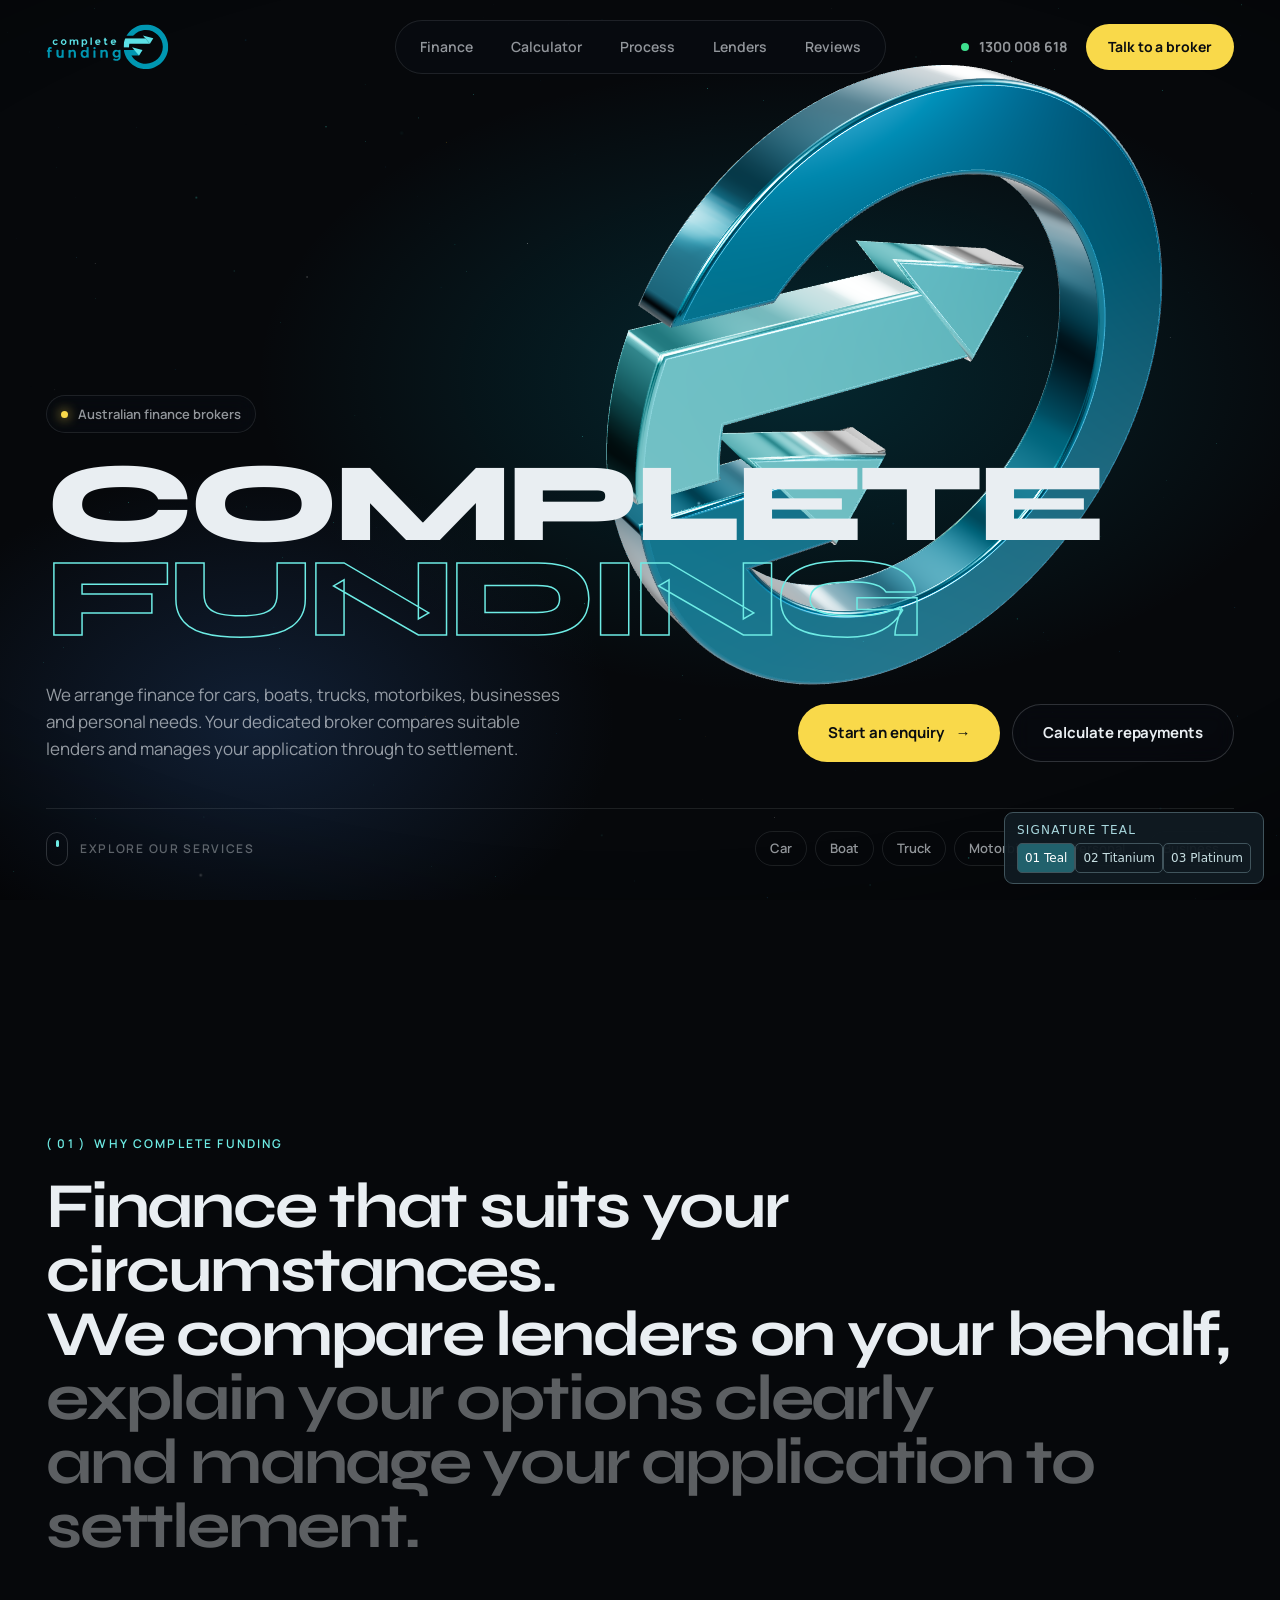
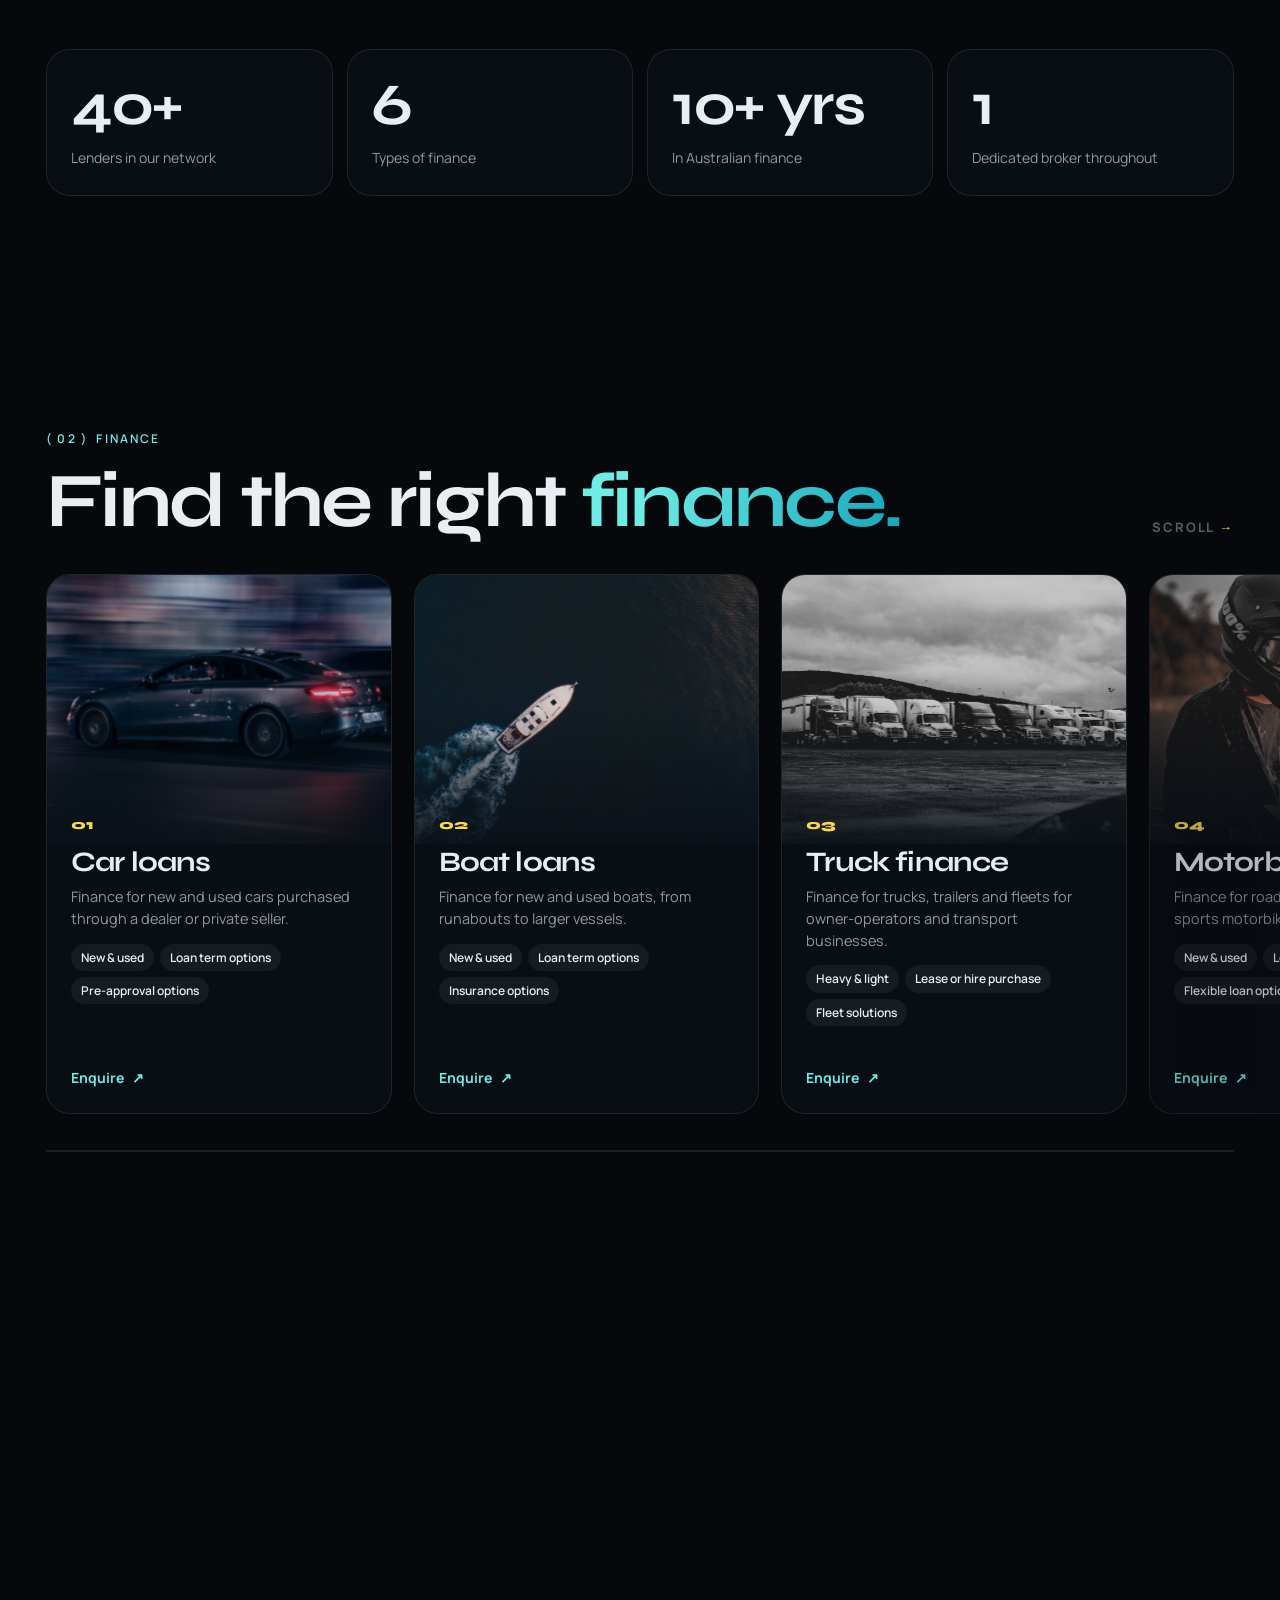
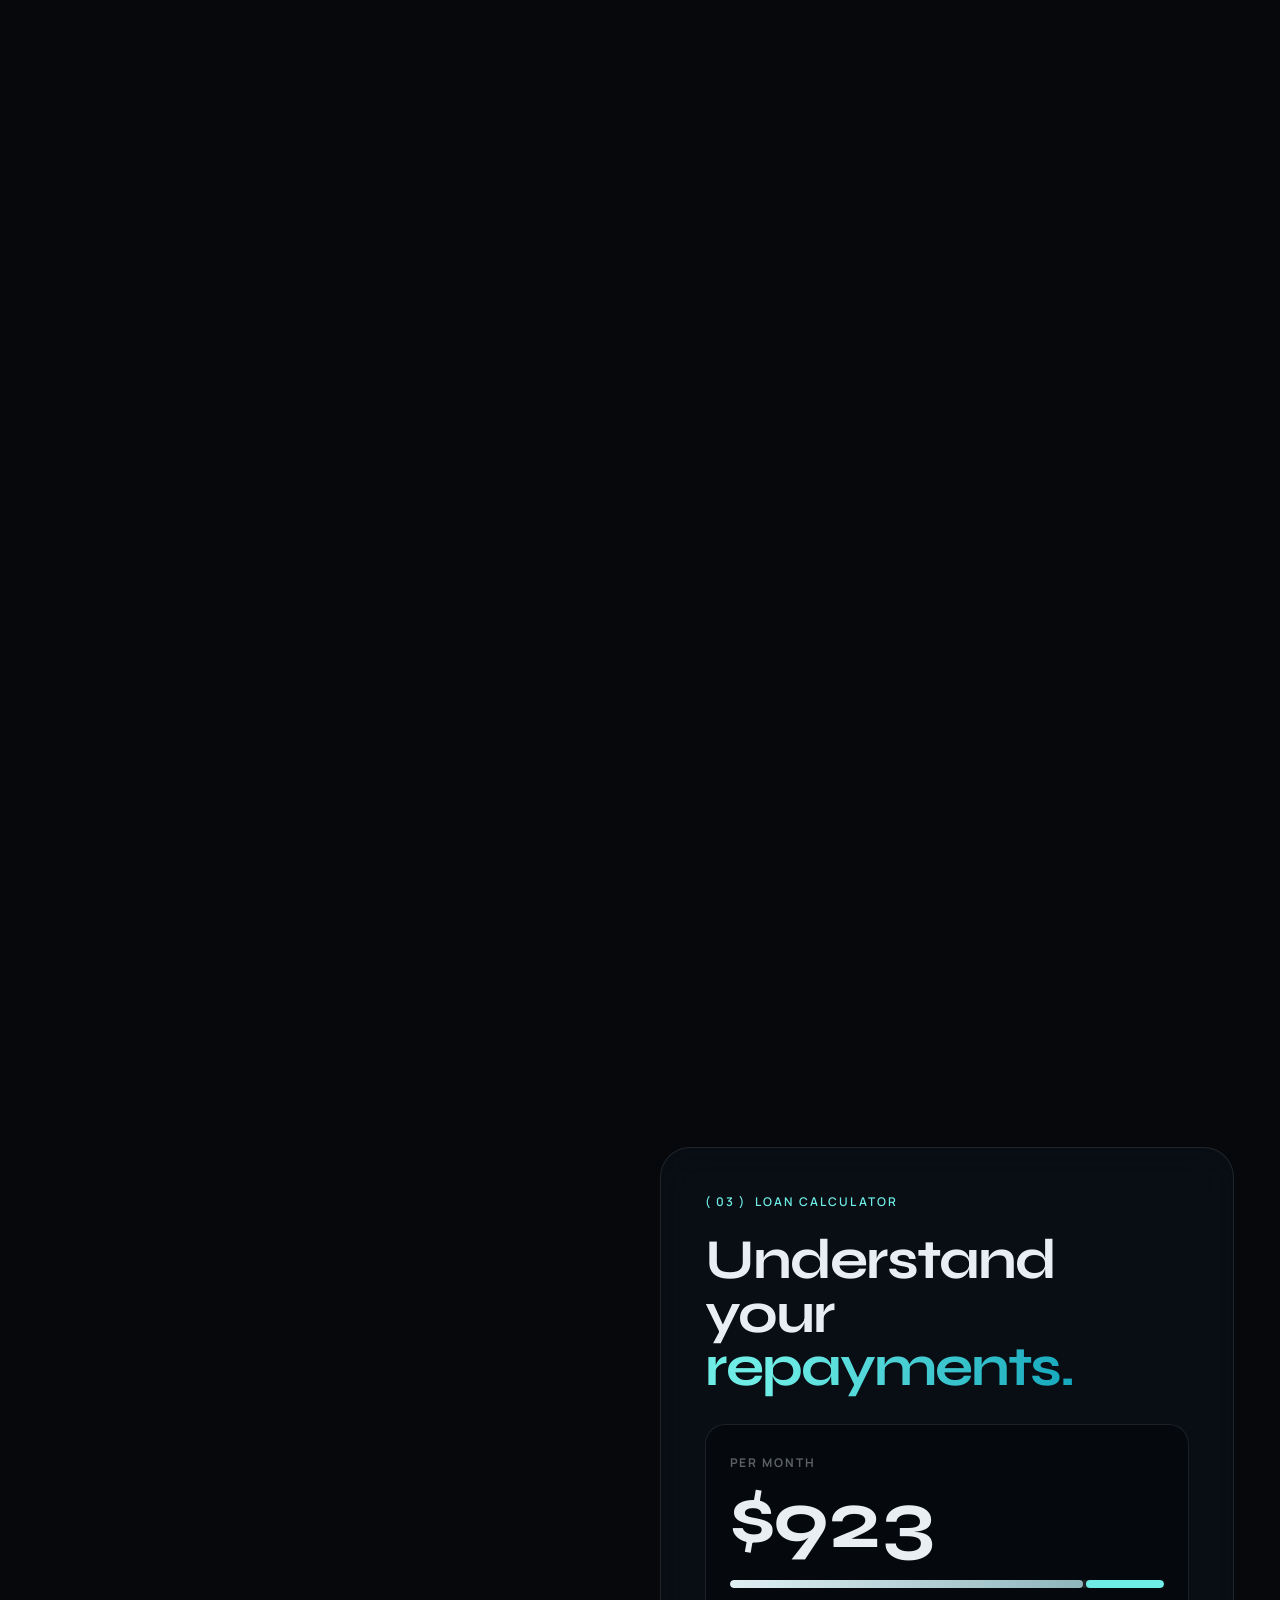
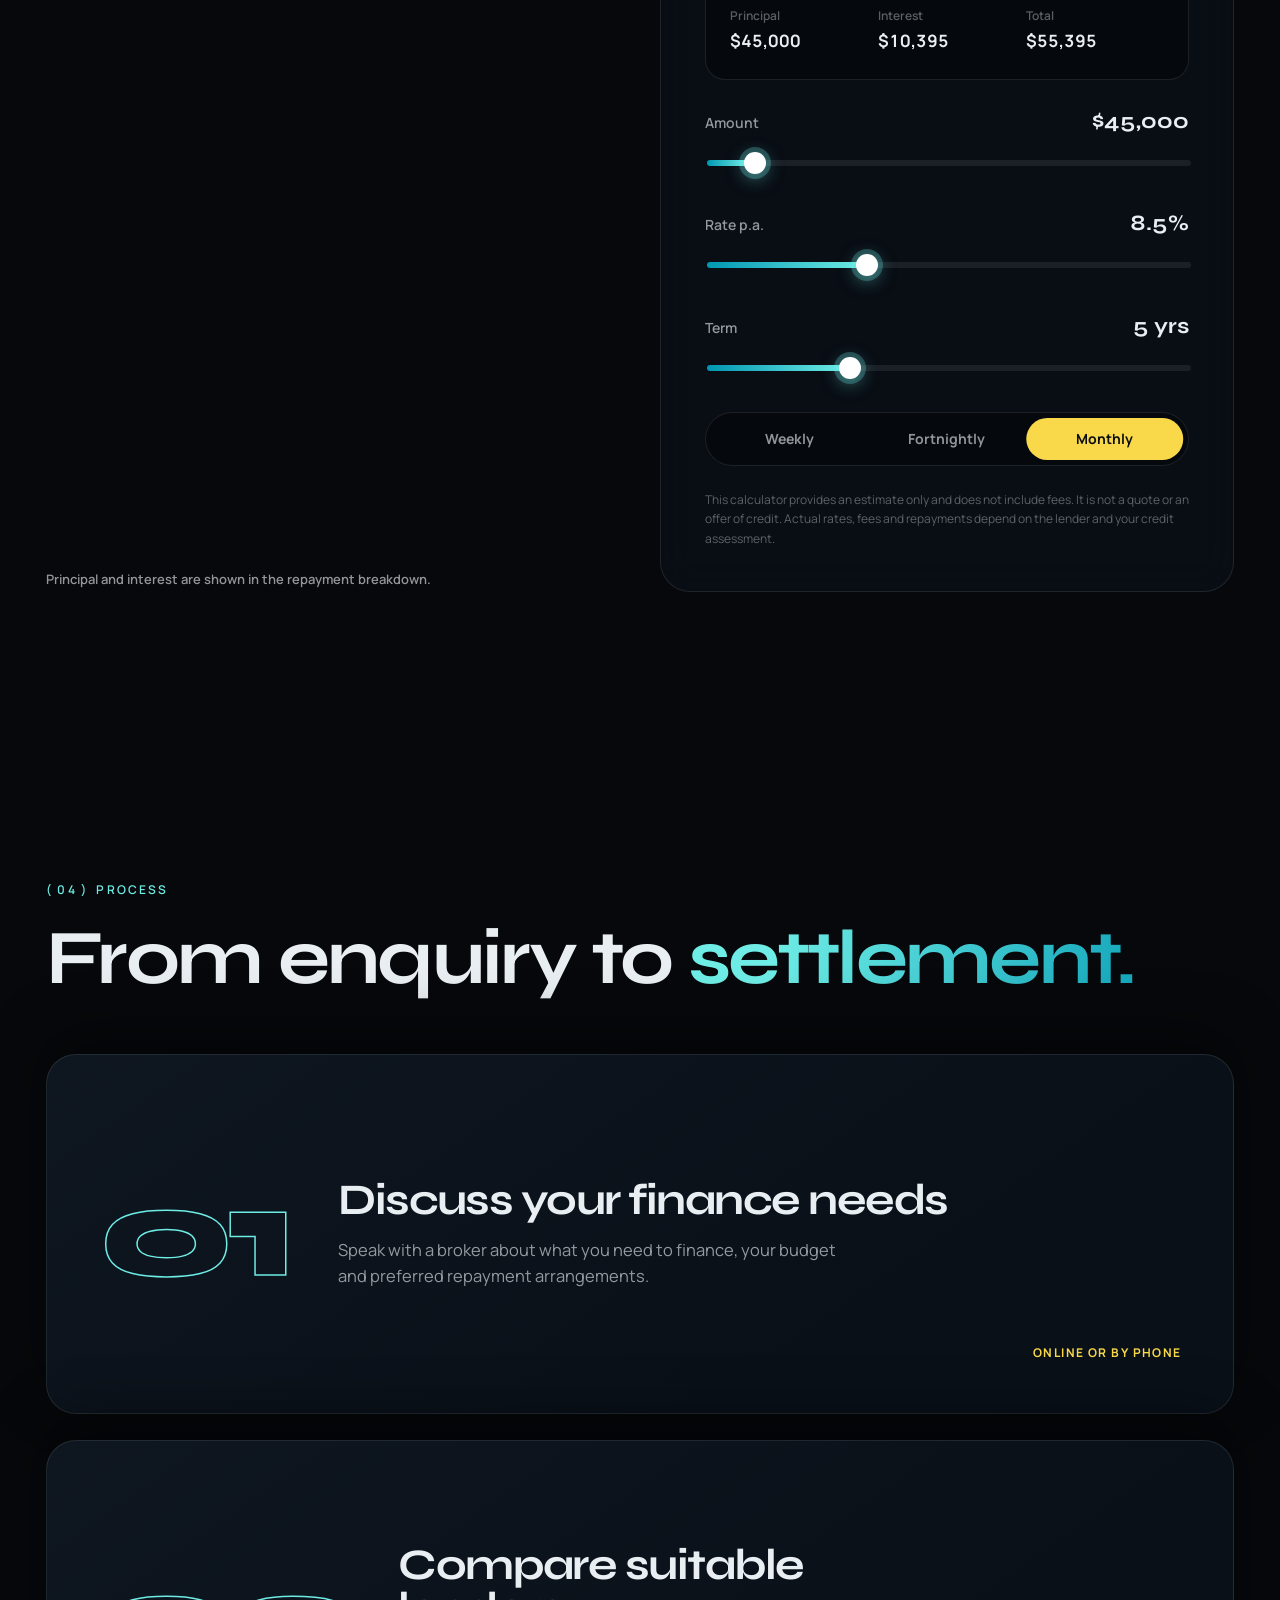
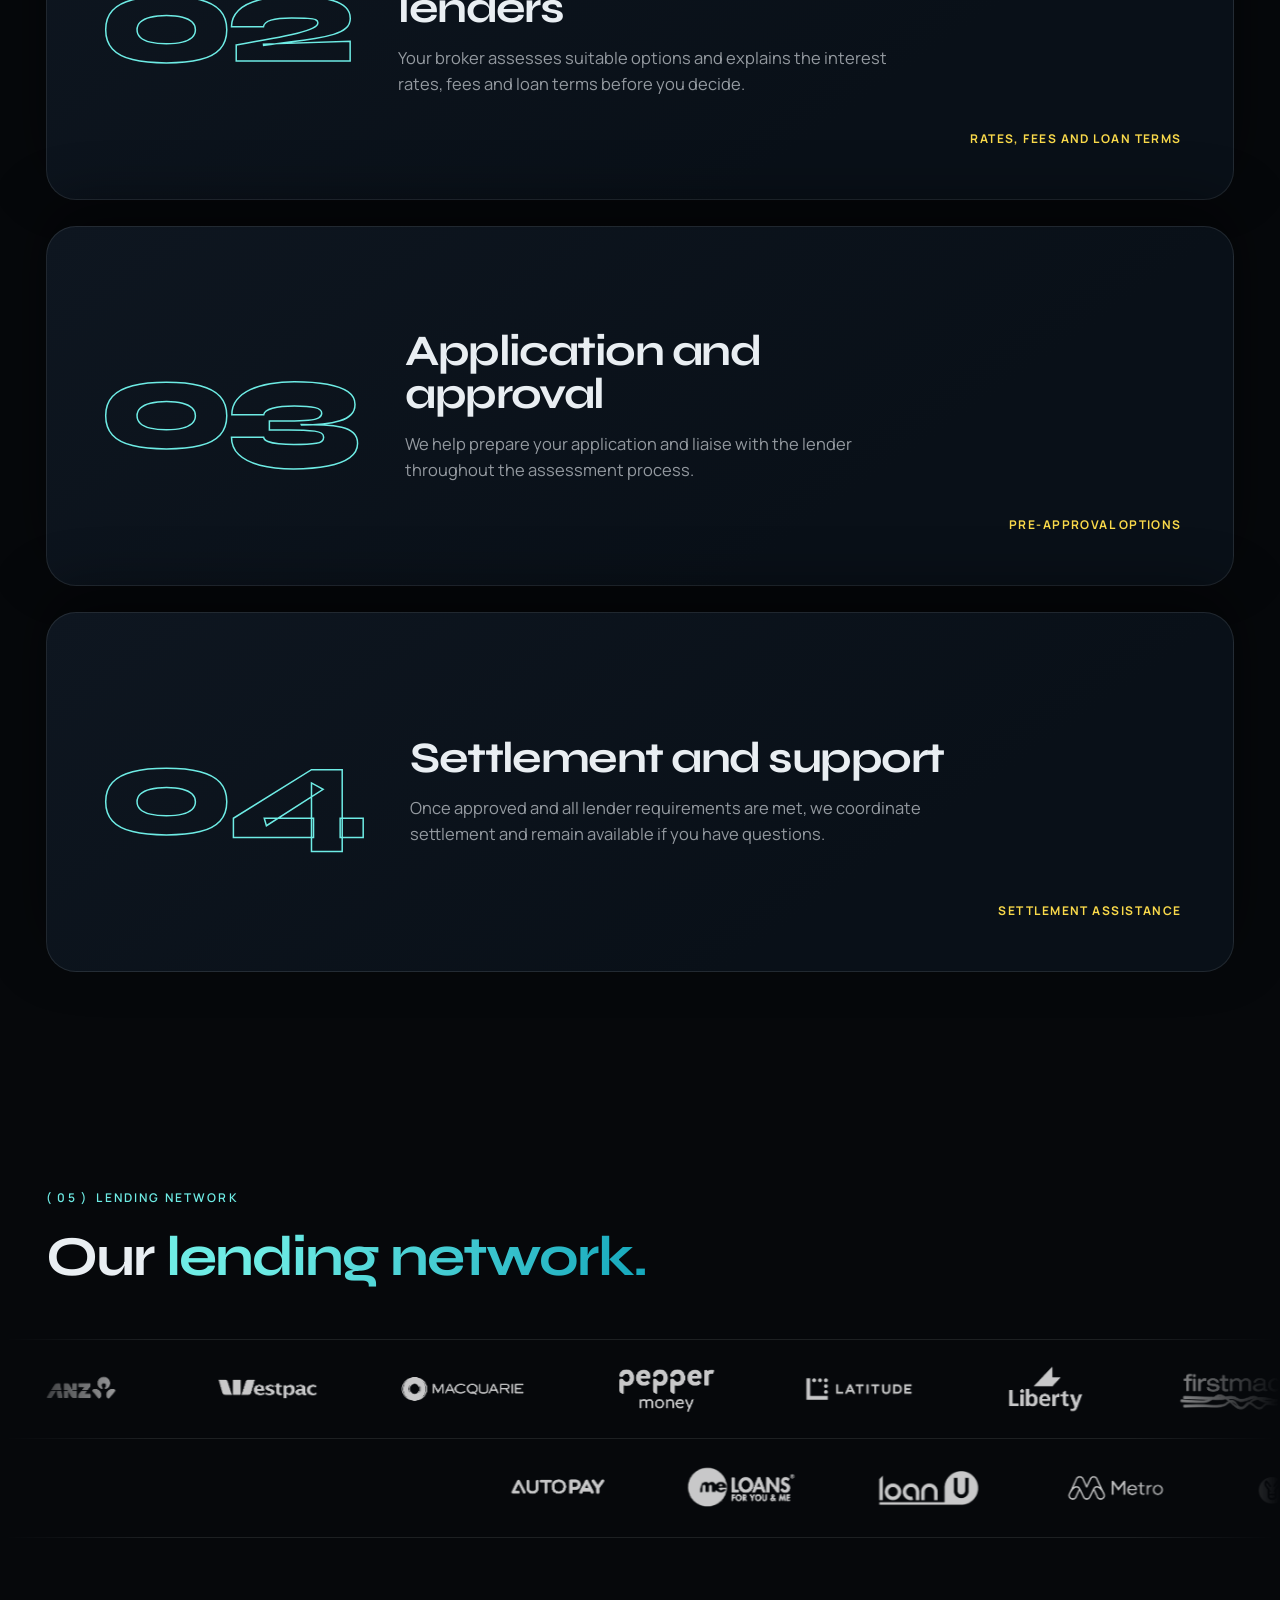
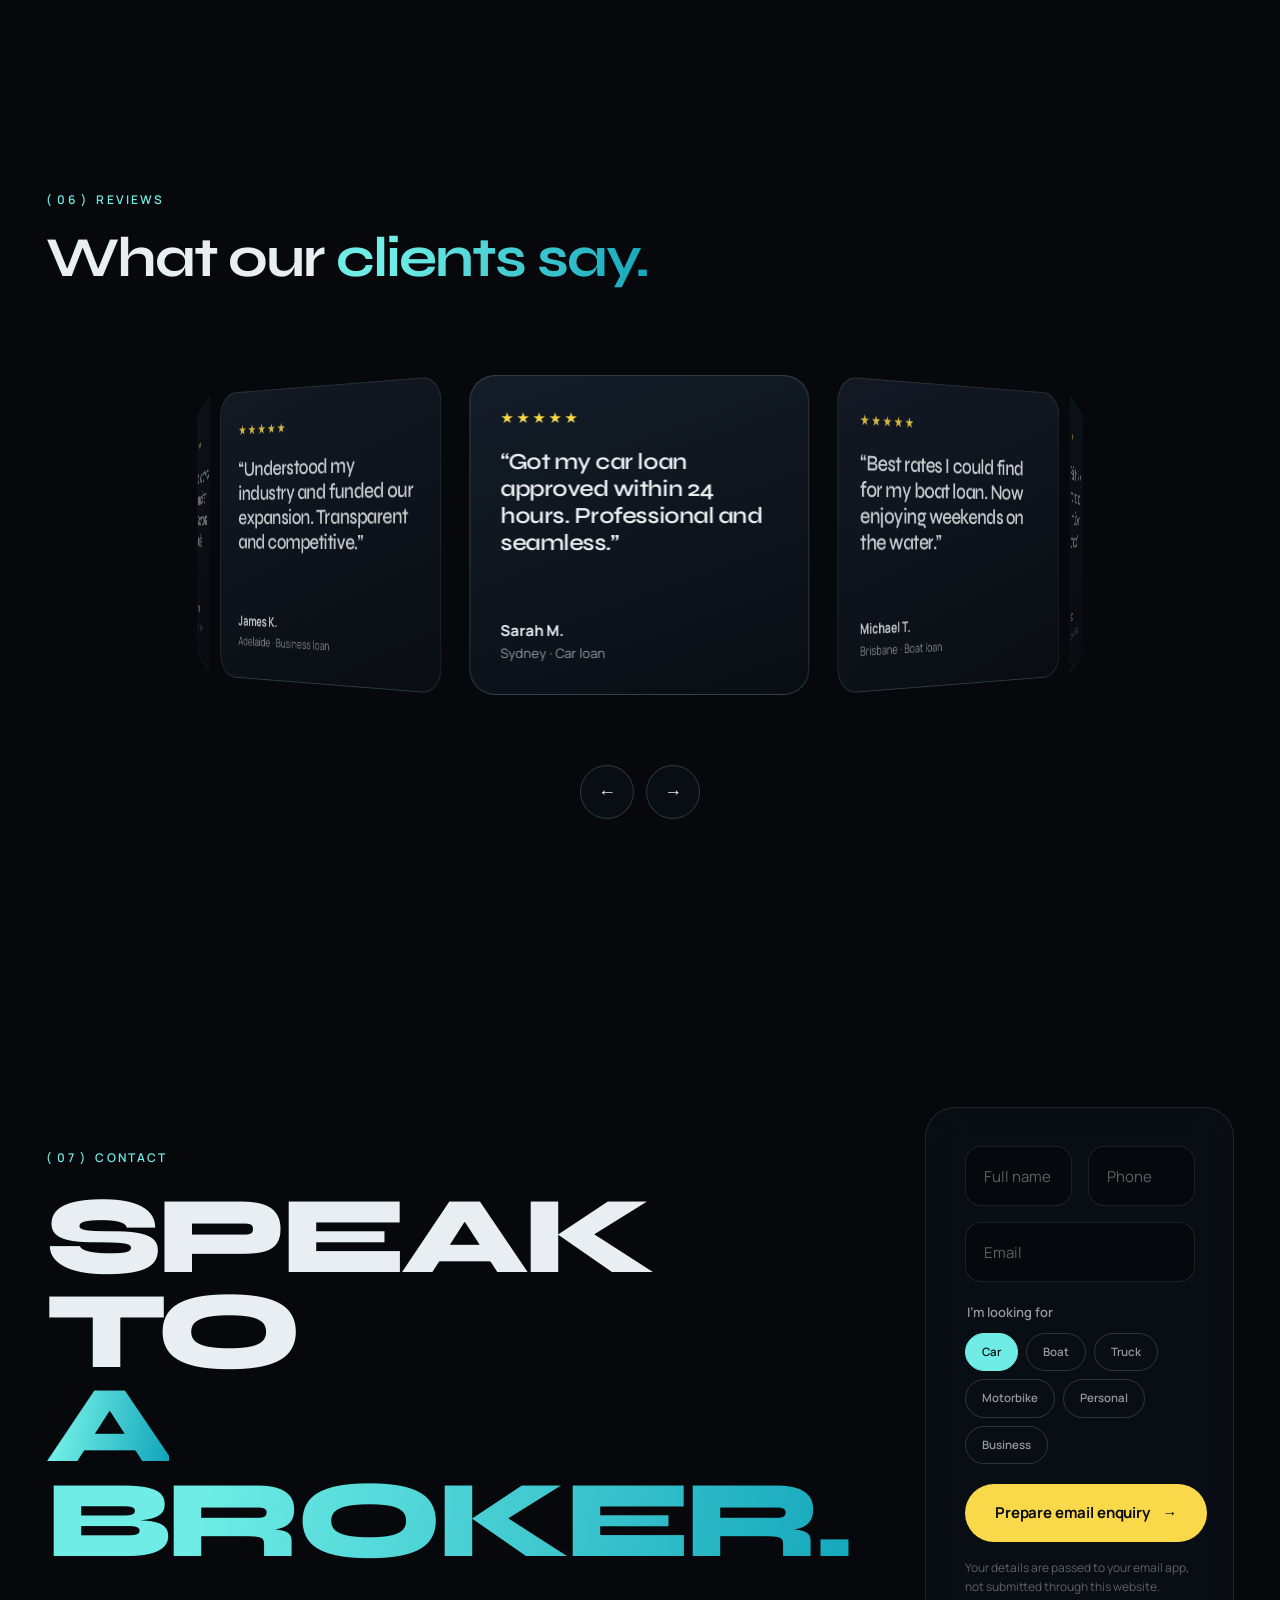
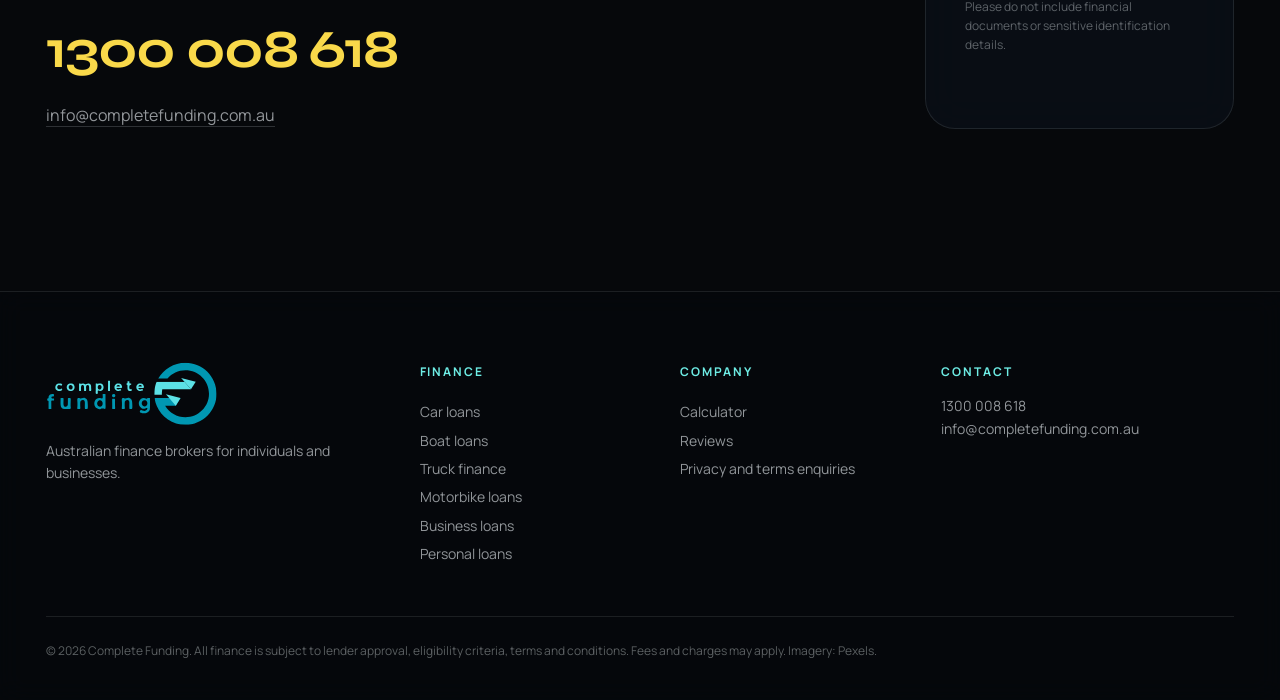
<file: orbit/logo-review.html>
<!DOCTYPE html>
<html lang="en-AU" data-review="logo">
<head>
  <meta charset="UTF-8">
  <meta http-equiv="Content-Security-Policy" content="default-src 'none'; script-src 'self'; script-src-attr 'none'; style-src 'self' 'unsafe-inline'; img-src 'self' data: blob:; font-src 'self'; connect-src 'none'; object-src 'none'; base-uri 'none'; form-action 'none'; frame-src 'none'; worker-src 'none'; media-src 'self'; manifest-src 'none'; upgrade-insecure-requests">
  <meta name="referrer" content="no-referrer">
  <meta name="viewport" content="width=device-width, initial-scale=1">
  <title>Complete Funding | Australian Finance Brokers | Car, Boat, Truck &amp; Business Loans</title>
  <meta name="description" content="Complete Funding is an Australian finance brokerage for car, boat, truck, motorbike, personal and business loans. Compare options with a dedicated broker.">
  <meta name="theme-color" content="#06080b">
  <link rel="canonical" href="https://bakebread.github.io/completefunding/">
  <meta property="og:type" content="website">
  <meta property="og:title" content="Complete Funding | Australian Finance Brokers">
  <meta property="og:description" content="Car, boat, truck, motorbike, personal and business finance across Australia.">
  <link rel="icon" href="assets/img/logo.svg" type="image/svg+xml">
  <link rel="preload" href="assets/fonts/syne-latin-wght-normal.woff2" as="font" type="font/woff2" crossorigin>
  <link rel="preload" href="assets/fonts/manrope-latin-wght-normal.woff2" as="font" type="font/woff2" crossorigin>
  <link rel="stylesheet" href="assets/css/site.css">
  <script type="application/ld+json">
  {"@context":"https://schema.org","@type":"FinancialService","name":"Complete Funding","url":"https://bakebread.github.io/completefunding/","telephone":"+61-1300-008-618","email":"info@completefunding.com.au","areaServed":"AU"}
  </script>
<meta name="robots" content="noindex,nofollow"><style>#cf-emblem{position:fixed;left:50%;top:50%;width:min(68vh,48vw);aspect-ratio:1;z-index:0;pointer-events:none;transition:none;filter:drop-shadow(0 18px 25px #0009);will-change:transform}#cf-emblem svg{width:100%;height:100%;overflow:visible}#gl{opacity:1;transition:none}.cf-review{position:fixed;z-index:10000;right:16px;bottom:16px;background:#101b22f5;border:1px solid #40545c;border-radius:9px;padding:10px 12px;color:#fff;font:12px system-ui;display:grid;gap:6px}.cf-review span{letter-spacing:.1em;text-transform:uppercase;color:#a9d8de}.cf-review button{font:inherit;background:transparent;color:#c8e0e3;border:1px solid #40545c;padding:7px;border-radius:5px;cursor:pointer}.cf-review button[aria-pressed=true]{background:#21616c;color:white}.cf-review button:focus-visible{outline:2px solid #fff}@media(max-width:760px){#cf-emblem{width:min(57vw,46vh)}.cf-review{right:6px;bottom:6px;font-size:10px}}@media(prefers-reduced-motion:reduce){#cf-emblem,#gl{transition:none}}.no-webgl .bg-fallback:after{content:"";position:absolute;right:8%;top:15%;width:min(46vw,520px);aspect-ratio:1;background:url("assets/img/logo.svg") right center/277% auto no-repeat;opacity:.65}@media(max-width:760px){.no-webgl .bg-fallback:after{right:25%;width:50vw}}</style><script src="assets/js/review-controls.js"></script></head>
<body class="is-loading">
  <a class="skip-link" href="#main">Skip to content</a>
  <canvas id="gl" aria-hidden="true"></canvas>
  <div class="bg-fallback" aria-hidden="true"></div>
  <div class="vignette" aria-hidden="true"></div>

  <!-- Loader -->
  <div class="loader" id="loader" aria-hidden="true">
    <img class="loader__logo" src="assets/img/logo.svg" alt="" width="1366" height="507">
    <div class="loader__count"><span id="load-n">0</span><sup>%</sup></div>
    <div class="loader__bar"><i id="load-bar"></i></div>
    <p class="loader__note">Loading Complete Funding</p>
  </div>

  <!-- Cursor -->
  <div class="cursor" aria-hidden="true"><div class="cursor__dot"></div><div class="cursor__ring"><span id="cursor-label"></span></div></div>

  <header class="hdr">
    <a class="hdr__brand" href="#main" aria-label="Complete Funding home"><img src="assets/img/logo.svg" alt="Complete Funding" width="1366" height="507"></a>
    <nav class="hdr__nav" aria-label="Primary">
      <a href="#finance">Finance</a>
      <a href="#instrument">Calculator</a>
      <a href="#process">Process</a>
      <a href="#lenders">Lenders</a>
      <a href="#reviews">Reviews</a>
    </nav>
    <div class="hdr__cta">
      <a class="hdr__phone" href="tel:1300008618"><span class="pulse"></span>1300 008 618</a>
      <a class="pill pill--yellow" href="#contact" data-magnetic><span>Talk to a broker</span></a>
    </div>
    <button class="hdr__menu" type="button" aria-expanded="false" aria-controls="drawer" aria-label="Open menu"><span></span><span></span><span></span></button>
  </header>

  <div class="drawer" id="drawer" hidden>
    <nav aria-label="Mobile">
      <a href="#finance">Finance</a><a href="#instrument">Calculator</a><a href="#process">Process</a><a href="#lenders">Lenders</a><a href="#reviews">Reviews</a><a href="#contact">Contact</a>
    </nav>
    <a class="pill pill--yellow" href="tel:1300008618"><span>Call 1300 008 618</span></a>
  </div>

  <main id="main">
    <!-- HERO -->
    <section class="hero" id="hero">
      <div class="hero__inner">
        <p class="tag"><span class="tag__dot"></span>Australian finance brokers</p>
        <h1 class="hero__title"><span class="ln">Complete</span> <span class="ln ln--out">Funding</span></h1>
        <div class="hero__row">
          <p class="hero__lede">We arrange finance for cars, boats, trucks, motorbikes, businesses and personal needs. Your dedicated broker compares suitable lenders and manages your application through to settlement.</p>
          <div class="hero__actions">
            <a class="pill pill--yellow pill--lg" href="#contact" data-magnetic><span>Start an enquiry</span><i aria-hidden="true">→</i></a>
            <a class="pill pill--ghost pill--lg" href="#instrument" data-magnetic><span>Calculate repayments</span></a>
          </div>
        </div>
      </div>
      <div class="hero__foot">
        <div class="hero__scroll" aria-hidden="true"><i></i>Explore our services</div>
        <ul class="hero__chips" aria-label="Finance types">
          <li>Car</li><li>Boat</li><li>Truck</li><li>Motorbike</li><li>Personal</li><li>Business</li>
        </ul>
      </div>
    </section>

    <!-- MANIFESTO -->
    <section class="manifesto" id="about">
      <div class="wrap">
        <p class="label">( 01 ) &nbsp;Why Complete Funding</p>
        <h2 class="manifesto__text">
          <span class="scramble">Finance that suits your circumstances.</span>
          <span class="scramble">We compare lenders on your behalf,</span>
          <span class="scramble dim">explain your options clearly</span>
          <span class="scramble dim">and manage your application to settlement.</span>
        </h2>
        <div class="metrics">
          <div class="metric"><strong><span data-count="40">0</span>+</strong><span>Lenders in our network</span></div>
          <div class="metric"><strong><span data-count="6">0</span></strong><span>Types of finance</span></div>
          <div class="metric"><strong><span data-count="10">0</span>+ yrs</strong><span>In Australian finance</span></div>
          <div class="metric"><strong><span data-count="1">0</span></strong><span>Dedicated broker throughout</span></div>
        </div>
      </div>
    </section>

    <!-- FINANCE: horizontal gallery -->
    <section class="finance" id="finance" aria-label="Finance products">
      <div class="finance__pin">
        <div class="finance__head wrap">
          <p class="label">( 02 ) &nbsp;Finance</p>
          <h2 class="h2">Find the right <span class="grad">finance.</span></h2>
          <p class="finance__hint" aria-hidden="true">Scroll <span>→</span></p>
        </div>
        <div class="finance__track" id="finance-track">
          <article class="card" data-cursor="Enquire">
            <div class="card__img"><img src="assets/img/orb-car.jpg" alt="A luxury car in motion with blurred city lights" loading="lazy"></div>
            <div class="card__body">
              <span class="card__n">01</span>
              <h3>Car loans</h3>
              <p>Finance for new and used cars purchased through a dealer or private seller.</p>
              <ul><li>New &amp; used</li><li>Loan term options</li><li>Pre-approval options</li></ul>
              <a href="#contact" class="card__link" data-finance="Car loan">Enquire <i>↗</i></a>
            </div>
          </article>
          <article class="card" data-cursor="Enquire">
            <div class="card__img"><img src="assets/img/orb-yacht.jpg" alt="Aerial view of a boat cutting through dark blue water" loading="lazy"></div>
            <div class="card__body">
              <span class="card__n">02</span>
              <h3>Boat loans</h3>
              <p>Finance for new and used boats, from runabouts to larger vessels.</p>
              <ul><li>New &amp; used</li><li>Loan term options</li><li>Insurance options</li></ul>
              <a href="#contact" class="card__link" data-finance="Boat loan">Enquire <i>↗</i></a>
            </div>
          </article>
          <article class="card" data-cursor="Enquire">
            <div class="card__img"><img src="assets/img/orb-truck.jpg" alt="A row of parked semi trucks under dramatic clouds" loading="lazy"></div>
            <div class="card__body">
              <span class="card__n">03</span>
              <h3>Truck finance</h3>
              <p>Finance for trucks, trailers and fleets for owner-operators and transport businesses.</p>
              <ul><li>Heavy &amp; light</li><li>Lease or hire purchase</li><li>Fleet solutions</li></ul>
              <a href="#contact" class="card__link" data-finance="Truck finance">Enquire <i>↗</i></a>
            </div>
          </article>
          <article class="card" data-cursor="Enquire">
            <div class="card__img"><img src="assets/img/orb-moto.jpg" alt="A motorcyclist in a full-face helmet" loading="lazy"></div>
            <div class="card__body">
              <span class="card__n">04</span>
              <h3>Motorbike loans</h3>
              <p>Finance for road, touring, adventure and sports motorbikes.</p>
              <ul><li>New &amp; used</li><li>Loan term options</li><li>Flexible loan options</li></ul>
              <a href="#contact" class="card__link" data-finance="Motorbike loan">Enquire <i>↗</i></a>
            </div>
          </article>
          <article class="card" data-cursor="Enquire">
            <div class="card__img"><img src="assets/img/orb-business.jpg" alt="Two cafe owners holding an open sign in their cafe" loading="lazy"></div>
            <div class="card__body">
              <span class="card__n">05</span>
              <h3>Business loans</h3>
              <p>Funding for working capital, equipment purchases and business expansion, with options suited to your cash flow.</p>
              <ul><li>Working capital</li><li>Equipment</li><li>Expansion</li></ul>
              <a href="#contact" class="card__link" data-finance="Business loan">Enquire <i>↗</i></a>
            </div>
          </article>
          <article class="card" data-cursor="Enquire">
            <div class="card__img"><img src="assets/img/orb-personal.jpg" alt="Two friends sitting on rocks watching the ocean at sunset" loading="lazy"></div>
            <div class="card__body">
              <span class="card__n">06</span>
              <h3>Personal loans</h3>
              <p>Personal finance for travel, renovations, major purchases or debt consolidation.</p>
              <ul><li>Fixed-rate options</li><li>Repayment options</li><li>Debt consolidation</li></ul>
              <a href="#contact" class="card__link" data-finance="Personal loan">Enquire <i>↗</i></a>
            </div>
          </article>
          <div class="card card--end">
            <p>Need help choosing?</p>
            <a class="pill pill--yellow pill--lg" href="#contact" data-magnetic><span>Talk to a broker</span><i aria-hidden="true">→</i></a>
          </div>
        </div>
        <div class="finance__progress wrap" aria-hidden="true"><i id="finance-bar"></i></div>
      </div>
    </section>

    <!-- INSTRUMENT / CALCULATOR -->
    <section class="instrument" id="instrument">
      <div class="wrap instrument__grid">
        <div class="instrument__ring" aria-hidden="true">
          <p class="instrument__legend">Principal and interest are shown in the repayment breakdown.</p>
        </div>
        <div class="panel">
          <p class="label">( 03 ) &nbsp;Loan calculator</p>
          <h2 class="h2 h2--sm">Understand your <span class="grad">repayments.</span></h2>
          <form id="calc" class="calc" >
            <div class="calc__display" aria-live="polite">
              <span class="calc__per" id="res-label">per month</span>
              <strong id="res-pay">$923</strong>
              <div class="calc__split"><i id="split-p"></i><i id="split-i"></i></div>
              <dl>
                <div><dt>Principal</dt><dd id="res-p">$45,000</dd></div>
                <div><dt>Interest</dt><dd id="res-int">$10,383</dd></div>
                <div><dt>Total</dt><dd id="res-total">$55,383</dd></div>
              </dl>
            </div>
            <div class="calc__ctrl">
              <label for="calc-amount"><span>Amount</span><output id="out-amount">$45,000</output></label>
              <input type="range" id="calc-amount" min="5000" max="500000" step="1000" value="45000">
            </div>
            <div class="calc__ctrl">
              <label for="calc-rate"><span>Rate p.a.</span><output id="out-rate">8.5%</output></label>
              <input type="range" id="calc-rate" min="3" max="20" step="0.1" value="8.5">
            </div>
            <div class="calc__ctrl">
              <label for="calc-term"><span>Term</span><output id="out-term">5 yrs</output></label>
              <input type="range" id="calc-term" min="1" max="15" step="1" value="5">
            </div>
            <div class="seg" role="radiogroup" aria-label="Repayment frequency">
              <label><input type="radio" name="freq" value="52"><span>Weekly</span></label>
              <label><input type="radio" name="freq" value="26"><span>Fortnightly</span></label>
              <label><input type="radio" name="freq" value="12" checked><span>Monthly</span></label>
              <i class="seg__thumb" aria-hidden="true"></i>
            </div>
            <p class="fine">This calculator provides an estimate only and does not include fees. It is not a quote or an offer of credit. Actual rates, fees and repayments depend on the lender and your credit assessment.</p>
          </form>
        </div>
      </div>
    </section>

    <!-- PROCESS: stacked cards -->
    <section class="process" id="process">
      <div class="wrap">
        <p class="label">( 04 ) &nbsp;Process</p>
        <h2 class="h2">From enquiry to <span class="grad">settlement.</span></h2>
        <div class="stack">
          <article class="stack__card"><span class="stack__n">01</span><div><h3>Discuss your finance needs</h3><p>Speak with a broker about what you need to finance, your budget and preferred repayment arrangements.</p></div><span class="stack__meta">Online or by phone</span></article>
          <article class="stack__card"><span class="stack__n">02</span><div><h3>Compare suitable lenders</h3><p>Your broker assesses suitable options and explains the interest rates, fees and loan terms before you decide.</p></div><span class="stack__meta">Rates, fees and loan terms</span></article>
          <article class="stack__card"><span class="stack__n">03</span><div><h3>Application and approval</h3><p>We help prepare your application and liaise with the lender throughout the assessment process.</p></div><span class="stack__meta">Pre-approval options</span></article>
          <article class="stack__card"><span class="stack__n">04</span><div><h3>Settlement and support</h3><p>Once approved and all lender requirements are met, we coordinate settlement and remain available if you have questions.</p></div><span class="stack__meta">Settlement assistance</span></article>
        </div>
      </div>
    </section>

    <!-- LENDERS: dual marquee -->
    <section class="lenders" id="lenders">
      <div class="wrap lenders__head">
        <p class="label">( 05 ) &nbsp;Lending network</p>
        <h2 class="h2 h2--sm">Our <span class="grad">lending network.</span></h2>
      </div>
      <div class="marquee" data-dir="-1" aria-label="Lending partners">
        <div class="marquee__track">
          <img src="assets/img/lenders-white/anz.png" alt="ANZ" loading="lazy"><img src="assets/img/lenders-white/westpac.png" alt="Westpac" loading="lazy"><img src="assets/img/lenders-white/macquarie.png" alt="Macquarie" loading="lazy"><img src="assets/img/lenders-white/pepper-money.png" alt="Pepper Money" loading="lazy"><img src="assets/img/lenders-white/latitude.png" alt="Latitude" loading="lazy"><img src="assets/img/lenders-white/liberty.png" alt="Liberty" loading="lazy"><img src="assets/img/lenders-white/firstmac.png" alt="Firstmac" loading="lazy"><img src="assets/img/lenders-white/plenti.png" alt="Plenti" loading="lazy"><img src="assets/img/lenders-white/wisr.png" alt="Wisr" loading="lazy"><img src="assets/img/lenders-white/societyone.png" alt="SocietyOne" loading="lazy"><img src="assets/img/lenders-white/now-finance.png" alt="Now Finance" loading="lazy">
        </div>
      </div>
      <div class="marquee" data-dir="1" aria-label="More lending partners">
        <div class="marquee__track">
          <img src="assets/img/lenders-white/metro.png" alt="Metro Finance" loading="lazy"><img src="assets/img/lenders-white/moula.png" alt="Moula" loading="lazy"><img src="assets/img/lenders-white/grow.png" alt="Grow Finance" loading="lazy"><img src="assets/img/lenders-white/angle-finance.png" alt="Angle Finance" loading="lazy"><img src="assets/img/lenders-white/afs.png" alt="Automotive Financial Services" loading="lazy"><img src="assets/img/lenders-white/financone.png" alt="Finance One" loading="lazy"><img src="assets/img/lenders-white/branded-financial-services.png" alt="Branded Financial Services" loading="lazy"><img src="assets/img/lenders-white/autopay.png" alt="AutoPay" loading="lazy"><img src="assets/img/lenders-white/ume-loans.png" alt="UME Loans" loading="lazy"><img src="assets/img/lenders-white/loanu.png" alt="LoanU" loading="lazy">
        </div>
      </div>
    </section>

    <!-- REVIEWS: 3D carousel -->
    <section class="reviews" id="reviews">
      <div class="wrap reviews__head">
        <p class="label">( 06 ) &nbsp;Reviews</p>
        <h2 class="h2 h2--sm">What our <span class="grad">clients say.</span></h2>
      </div>
      <div class="carousel" id="carousel" data-cursor="Drag">
        <div class="carousel__ring" id="carousel-ring">
          <figure class="rv"><div class="rv__stars" aria-label="5 out of 5 stars">★★★★★</div><blockquote>“Got my car loan approved within 24 hours. Professional and seamless.”</blockquote><figcaption><b>Sarah M.</b>Sydney · Car loan</figcaption></figure>
          <figure class="rv"><div class="rv__stars" aria-label="5 out of 5 stars">★★★★★</div><blockquote>“Best rates I could find for my boat loan. Now enjoying weekends on the water.”</blockquote><figcaption><b>Michael T.</b>Brisbane · Boat loan</figcaption></figure>
          <figure class="rv"><div class="rv__stars" aria-label="5 out of 5 stars">★★★★★</div><blockquote>“Flexible terms for my truck finance. Great communication and fast approval.”</blockquote><figcaption><b>David L.</b>Melbourne · Truck finance</figcaption></figure>
          <figure class="rv"><div class="rv__stars" aria-label="5 out of 5 stars">★★★★★</div><blockquote>“Consolidated my debts at a much better rate. Support was always available.”</blockquote><figcaption><b>Emma R.</b>Perth · Personal loan</figcaption></figure>
          <figure class="rv"><div class="rv__stars" aria-label="5 out of 5 stars">★★★★★</div><blockquote>“Understood my industry and funded our expansion. Transparent and competitive.”</blockquote><figcaption><b>James K.</b>Adelaide · Business loan</figcaption></figure>
          
        </div>
      </div>
      <div class="carousel__ctrl">
        <button type="button" class="round" id="rv-prev" aria-label="Previous review">←</button>
        <button type="button" class="round" id="rv-next" aria-label="Next review">→</button>
      </div>
    </section>

    <!-- CONTACT -->
    <section class="contact" id="contact">
      <div class="wrap contact__grid">
        <div>
          <p class="label">( 07 ) &nbsp;Contact</p>
          <h2 class="contact__title"><span class="ln">Speak to</span><span class="ln"><span class="grad">a broker.</span></span></h2>
          <a class="contact__phone" href="tel:1300008618" data-magnetic>1300 008 618</a>
          <p class="contact__mail"><a href="mailto:info@completefunding.com.au">info@completefunding.com.au</a></p>
        </div>
        <form class="form" id="enquiry" method="post" autocomplete="on" novalidate>
          <div class="form__row">
            <label><input name="name" maxlength="100" placeholder=" " autocomplete="name" required><span>Full name</span></label>
            <label><input name="phone" type="tel" maxlength="32" placeholder=" " autocomplete="tel" required><span>Phone</span></label>
          </div>
          <label><input name="email" type="email" maxlength="254" placeholder=" " autocomplete="email" required><span>Email</span></label>
          <fieldset class="chips" aria-label="Finance type">
            <legend>I'm looking for</legend>
            <label><input type="radio" name="type" value="Car loan" checked><span>Car</span></label>
            <label><input type="radio" name="type" value="Boat loan"><span>Boat</span></label>
            <label><input type="radio" name="type" value="Truck finance"><span>Truck</span></label>
            <label><input type="radio" name="type" value="Motorbike loan"><span>Motorbike</span></label>
            <label><input type="radio" name="type" value="Personal loan"><span>Personal</span></label>
            <label><input type="radio" name="type" value="Business loan"><span>Business</span></label>
          </fieldset>
          <button type="submit" disabled class="pill pill--yellow pill--lg" data-magnetic><span>Prepare email enquiry</span><i aria-hidden="true">→</i></button>
          <p class="fine">Your details are passed to your email app, not submitted through this website. Please do not include financial documents or sensitive identification details.</p><noscript><p>JavaScript is required for the enquiry form. Please call 1300 008 618 or use the email link above.</p></noscript><p class="form__status" id="enquiry-status" role="status"></p>
        </form>
      </div>
    </section>
  </main>

  <footer class="ftr">
    <div class="wrap ftr__grid">
      <div class="ftr__brand">
        <img src="assets/img/logo.svg" alt="Complete Funding" width="1366" height="507" loading="lazy">
        <p>Australian finance brokers for individuals and businesses.</p>
      </div>
      <nav aria-label="Footer"><h4>Finance</h4><a href="#finance">Car loans</a><a href="#finance">Boat loans</a><a href="#finance">Truck finance</a><a href="#finance">Motorbike loans</a><a href="#finance">Business loans</a><a href="#finance">Personal loans</a></nav>
      <nav aria-label="Company"><h4>Company</h4><a href="#instrument">Calculator</a><a href="#reviews">Reviews</a><a href="mailto:info@completefunding.com.au?subject=Privacy%20and%20terms%20enquiry">Privacy and terms enquiries</a></nav>
      <div><h4>Contact</h4><p><a href="tel:1300008618">1300 008 618</a><br><a href="mailto:info@completefunding.com.au">info@completefunding.com.au</a></p></div>
    </div>
    <div class="wrap ftr__legal">© <span id="year">2026</span> Complete Funding. All finance is subject to lender approval, eligibility criteria, terms and conditions. Fees and charges may apply. Imagery: Pexels.</div>
  </footer>

  <script src="assets/vendor/gsap.min.js"></script>
  <script src="assets/vendor/ScrollTrigger.min.js"></script>
  <script src="assets/vendor/SplitText.min.js"></script>
  <script src="assets/vendor/lenis.min.js"></script>
  <script src="assets/js/scene-emblem-v3.js"></script>
  <script src="assets/js/site-brand-review.js"></script>
</body>
</html>
</file>
<file: atelier/assets/css/site.css>
/* Complete Funding — Concept C: "Atelier" (light editorial)
   Display: Bodoni Moda · Body: Figtree (SIL OFL, self-hosted) */

@font-face { font-family: "Bodoni Moda"; src: url("../fonts/bodoni-moda-latin-opsz-normal.woff2") format("woff2"); font-weight: 400 900; font-style: normal; font-display: swap; }
@font-face { font-family: "Bodoni Moda"; src: url("../fonts/bodoni-moda-latin-opsz-italic.woff2") format("woff2"); font-weight: 400 900; font-style: italic; font-display: swap; }
@font-face { font-family: "Figtree"; src: url("../fonts/figtree-latin-wght-normal.woff2") format("woff2"); font-weight: 300 900; font-display: swap; }

:root {
  --paper: #f4f1ea;
  --paper-2: #ebe6da;
  --sheet: #fbf9f4;
  --ink: #0f2236;
  --ink-80: rgba(15, 34, 54, .8);
  --ink-60: rgba(15, 34, 54, .62);
  --ink-40: rgba(15, 34, 54, .42);
  --line: rgba(15, 34, 54, .14);
  --teal: #0097b2;
  --teal-deep: #007c93;
  --aqua: #6eece5;
  --navy: #1b365d;
  --serif: "Bodoni Moda", "Didot", "Bodoni 72", Georgia, serif;
  --sans: "Figtree", "Helvetica Neue", Arial, sans-serif;
  --pad: clamp(20px, 4vw, 64px);
  --ease: cubic-bezier(.65, 0, .35, 1);
  --out: cubic-bezier(.16, 1, .3, 1);
}

*, *::before, *::after { box-sizing: border-box; }
html.lenis, html.lenis body { height: auto; }
.lenis.lenis-smooth { scroll-behavior: auto !important; }
body { margin: 0; background: var(--paper); color: var(--ink); font-family: var(--sans); font-size: 16px; line-height: 1.65; -webkit-font-smoothing: antialiased; overflow-x: hidden; }
body.is-loading { overflow: hidden; }
img, video { display: block; max-width: 100%; }
a { color: inherit; text-decoration: none; }
button, input, select { font: inherit; color: inherit; }
em { font-style: italic; }
::selection { background: var(--ink); color: var(--paper); }
:focus-visible { outline: 1px solid var(--teal); outline-offset: 4px; }
.skip-link { position: fixed; top: -60px; left: 16px; z-index: 400; background: var(--ink); color: var(--paper); padding: 10px 16px; }
.skip-link:focus { top: 16px; }
.wrap { width: min(1360px, 100% - var(--pad) * 2); margin-inline: auto; }

.eyebrow { margin: 0 0 22px; font-size: 12px; font-weight: 600; letter-spacing: .22em; text-transform: uppercase; color: var(--teal-deep); }
.title { font-family: var(--serif); font-weight: 400; font-size: clamp(42px, 5.6vw, 96px); line-height: 1; letter-spacing: -.02em; margin: 0; font-variation-settings: "opsz" 96; }
.title em, .hero__title em, .foot__line em { color: var(--teal); }
.head { margin-bottom: clamp(44px, 7vh, 80px); }
.head__note { max-width: 46ch; margin: 22px 0 0; color: var(--ink-60); }

/* Buttons & links */
.btn { position: relative; display: inline-flex; align-items: center; height: 50px; padding: 0 28px; font-size: 13px; font-weight: 600; letter-spacing: .12em; text-transform: uppercase; overflow: hidden; border: 1px solid var(--ink); cursor: pointer; }
.btn span { position: relative; z-index: 1; transition: color .5s var(--ease); }
.btn::before { content: ""; position: absolute; inset: 0; background: var(--teal); clip-path: circle(0% at 50% 120%); transition: clip-path .7s var(--ease); }
.btn:hover::before { clip-path: circle(150% at 50% 120%); }
.btn--ink { background: var(--ink); color: var(--paper); }
.link { position: relative; display: inline-block; font-size: 13px; font-weight: 600; letter-spacing: .12em; text-transform: uppercase; padding-bottom: 4px; }
.link::after { content: ""; position: absolute; left: 0; right: 0; bottom: 0; height: 1px; background: currentColor; transform-origin: right; transition: transform .6s var(--ease); }
.link:hover::after { transform: scaleX(0); }
.link::before { content: ""; position: absolute; left: 0; right: 0; bottom: 0; height: 1px; background: var(--teal); transform: scaleX(0); transform-origin: left; transition: transform .6s var(--ease) .15s; }
.link:hover::before { transform: scaleX(1); }
.link--light { color: var(--paper); }

/* Curtain intro */
.curtain { position: fixed; inset: 0; z-index: 300; pointer-events: none; }
.curtain__panel { position: absolute; top: 0; bottom: 0; width: 50.5%; background: var(--ink); }
.curtain__panel--l { left: 0; } .curtain__panel--r { right: 0; }
.curtain__mark { position: absolute; inset: 0; display: grid; place-content: center; justify-items: center; gap: 18px; }
.curtain__mark img { width: clamp(200px, 22vw, 320px); height: auto; opacity: 0; }
.curtain__mark span { font-family: var(--serif); font-style: italic; font-size: 18px; color: rgba(244, 241, 234, .7); opacity: 0; letter-spacing: .04em; }

/* Header */
.top { position: fixed; top: 0; left: 0; right: 0; z-index: 100; display: grid; grid-template-columns: auto 1fr auto; align-items: center; gap: 30px; padding: 22px var(--pad); transition: background-color .5s, padding .5s var(--out), border-color .5s, transform .6s var(--out); border-bottom: 1px solid transparent; }
.top.is-scrolled { background: rgba(244, 241, 234, .86); backdrop-filter: blur(14px); -webkit-backdrop-filter: blur(14px); padding-block: 12px; border-color: var(--line); }
.top.is-hidden { transform: translateY(-100%); }
.top__brand img { height: 52px; width: auto; transition: height .5s var(--out); }
.top.is-scrolled .top__brand img { height: 42px; }
.top__nav { display: flex; justify-content: center; gap: 34px; }
.top__nav a { position: relative; font-size: 12.5px; font-weight: 600; letter-spacing: .14em; text-transform: uppercase; color: var(--ink-80); }
.top__nav a::after { content: ""; position: absolute; left: 50%; bottom: -8px; width: 4px; height: 4px; border-radius: 50%; background: var(--teal); transform: translateX(-50%) scale(0); transition: transform .4s var(--out); }
.top__nav a:hover::after, .top__nav a.is-active::after { transform: translateX(-50%) scale(1); }
.top__right { display: flex; align-items: center; gap: 22px; }
.top__phone { font-family: var(--serif); font-size: 18px; }
.top__menu { display: none; background: none; border: 1px solid var(--ink); height: 44px; padding: 0 18px; font-size: 12px; font-weight: 700; letter-spacing: .16em; text-transform: uppercase; cursor: pointer; }
.sheet { position: fixed; inset: 0; z-index: 90; background: var(--paper); display: grid; grid-template-rows: 34vh 1fr auto; padding: 0 0 30px; }
.sheet[hidden] { display: none; }
.sheet__img { overflow: hidden; }
.sheet__img img { width: 100%; height: 100%; object-fit: cover; }
.sheet nav { display: grid; align-content: center; padding: 20px var(--pad); }
.sheet nav a { font-family: var(--serif); font-size: clamp(32px, 8vw, 52px); line-height: 1.25; display: flex; gap: 16px; align-items: baseline; border-bottom: 1px solid var(--line); }
.sheet nav i { font-size: 14px; color: var(--teal); min-width: 26px; }
.sheet__phone { padding: 0 var(--pad); font-size: 13px; font-weight: 700; letter-spacing: .14em; text-transform: uppercase; color: var(--teal-deep); }

/* Hero */
.hero { padding: 120px var(--pad) clamp(60px, 9vh, 110px); }
.hero__meta { display: flex; justify-content: space-between; gap: 20px; padding: 14px 0; border-top: 1px solid var(--ink); border-bottom: 1px solid var(--line); font-size: 11.5px; font-weight: 600; letter-spacing: .2em; text-transform: uppercase; color: var(--ink-60); }
.hero__grid { display: grid; grid-template-columns: 1.3fr .7fr; gap: clamp(30px, 5vw, 90px); align-items: end; padding-top: clamp(40px, 7vh, 80px); }
.hero__title { font-family: var(--serif); font-weight: 400; font-size: clamp(50px, min(7.4vw, 13.5vh), 132px); line-height: .98; letter-spacing: -.025em; margin: 0 0 34px; font-variation-settings: "opsz" 96; }
.hero__lede { max-width: 50ch; margin: 0 0 38px; font-size: 17px; color: var(--ink-60); }
.hero__actions { display: flex; flex-wrap: wrap; align-items: center; gap: 30px; }
.hero__arch { position: relative; margin: 0; }
.arch { position: relative; aspect-ratio: 3 / 4.1; border-radius: 999px 999px 0 0; overflow: hidden; background: var(--paper-2); }
.arch__video { position: absolute; inset: 0; width: 100%; height: 100%; object-fit: cover; transform: scale(1.15); }
.hero__arch figcaption { display: flex; justify-content: space-between; margin-top: 12px; font-size: 11px; font-weight: 600; letter-spacing: .16em; text-transform: uppercase; color: var(--ink-60); }
.badge { position: absolute; left: -64px; bottom: 60px; width: 150px; height: 150px; border-radius: 50%; background: var(--paper); display: grid; place-items: center; box-shadow: 0 10px 40px rgba(15, 34, 54, .08); }
.badge svg { position: absolute; inset: 8px; width: calc(100% - 16px); height: calc(100% - 16px); }
.badge text { font-family: var(--sans); font-size: 13.6px; font-weight: 600; letter-spacing: .22em; text-transform: uppercase; fill: var(--ink); }
.badge__core { font-family: var(--serif); font-size: 38px; line-height: 1; color: var(--teal); }
.badge__core sup { font-size: .45em; }

/* Ribbon */
.ribbon { overflow: hidden; border-block: 1px solid var(--line); padding: 18px 0; background: var(--paper); }
.ribbon__track { display: flex; align-items: center; gap: 42px; width: max-content; font-family: var(--serif); font-size: clamp(54px, 8vw, 140px); line-height: 1.05; white-space: nowrap; will-change: transform; }
.ribbon__track em { color: var(--teal); }
.ribbon__track i { font-style: normal; font-size: .3em; color: var(--teal); }

/* Collection (folio accordion) */
.collection { padding: clamp(110px, 16vh, 190px) 0; }
.collection .head { display: grid; grid-template-columns: 1fr auto; align-items: end; column-gap: 40px; }
.collection .head .eyebrow { grid-column: 1 / -1; }
.collection .head .head__note { margin: 0; max-width: 34ch; }
.folio { display: flex; gap: 10px; height: min(76vh, 720px); }
.leaf { position: relative; flex: 1 1 0; min-width: 0; overflow: hidden; cursor: pointer; transition: flex-grow 1s var(--ease); background: var(--ink); outline-offset: -3px; }
.leaf.is-open { flex-grow: 5.2; cursor: default; }
.leaf img { position: absolute; inset: 0; width: 100%; height: 100%; object-fit: cover; transform: scale(1.12); transition: transform 1.4s var(--out), filter 1s; filter: saturate(.75) brightness(.7); }
.leaf.is-open img { transform: scale(1); filter: saturate(.95) brightness(.92); }
.leaf::after { content: ""; position: absolute; inset: 0; background: linear-gradient(180deg, rgba(15, 34, 54, .1), rgba(15, 34, 54, .1) 45%, rgba(15, 34, 54, .82)); pointer-events: none; }
.leaf__spine { position: absolute; inset: 22px 0; z-index: 2; display: flex; flex-direction: column; align-items: center; justify-content: space-between; color: var(--paper); transition: opacity .5s; }
.leaf__spine span { font-size: 12px; font-weight: 700; letter-spacing: .16em; }
.leaf__spine b { font-family: var(--serif); font-weight: 400; font-size: 28px; writing-mode: vertical-rl; transform: rotate(180deg); }
.leaf.is-open .leaf__spine { opacity: 0; }
.leaf__body { position: absolute; left: 0; right: 0; bottom: 0; z-index: 2; padding: clamp(24px, 3vw, 44px); color: var(--paper); opacity: 0; transform: translateY(24px); transition: opacity .5s, transform .8s var(--out); pointer-events: none; }
.leaf.is-open .leaf__body { opacity: 1; transform: none; transition-delay: .35s; pointer-events: auto; }
.leaf__n { font-size: 12px; font-weight: 700; letter-spacing: .2em; color: var(--aqua); }
.leaf__body h3 { font-family: var(--serif); font-weight: 400; font-size: clamp(36px, 3.6vw, 60px); line-height: 1; margin: 10px 0 12px; }
.leaf__body p { margin: 0 0 20px; max-width: 40ch; color: rgba(244, 241, 234, .85); }

/* Philosophy */
.philosophy { padding: 0 0 clamp(110px, 16vh, 190px); }
.philosophy__grid { display: grid; grid-template-columns: .85fr 1.15fr; gap: clamp(40px, 7vw, 120px); align-items: center; }
.philosophy__img { margin: 0; }
.frame { aspect-ratio: 4 / 5; overflow: hidden; }
.frame img { width: 100%; height: 120%; object-fit: cover; }
.philosophy__img figcaption { margin-top: 12px; font-family: var(--serif); font-style: italic; font-size: 15px; color: var(--ink-60); }
.philosophy__quote { margin: 0; font-family: var(--serif); font-style: italic; font-weight: 400; font-size: clamp(32px, 3.6vw, 60px); line-height: 1.12; letter-spacing: -.01em; }
.philosophy__quote .w { opacity: .16; }
.figures { display: grid; grid-template-columns: repeat(3, 1fr); margin: clamp(50px, 8vh, 90px) 0 0; border-top: 1px solid var(--ink); }
.figures > div { padding: 22px 18px 0 0; }
.figures dt { font-size: 11.5px; font-weight: 600; letter-spacing: .18em; text-transform: uppercase; color: var(--ink-60); }
.figures dd { margin: 10px 0 0; font-family: var(--serif); font-size: clamp(48px, 5vw, 84px); line-height: 1; }

/* Ledger */
.ledger { padding: clamp(110px, 16vh, 190px) 0; background: var(--paper-2); }
.ledger__grid { display: grid; grid-template-columns: .85fr 1.15fr; gap: clamp(40px, 6vw, 100px); align-items: start; }
.ledger__form { display: grid; gap: 38px; }
.field { display: grid; grid-template-columns: 1fr auto; align-items: baseline; row-gap: 12px; }
.field label { font-size: 12px; font-weight: 600; letter-spacing: .18em; text-transform: uppercase; color: var(--ink-60); }
.field output { font-family: var(--serif); font-size: clamp(30px, 3vw, 44px); line-height: 1; font-variant-numeric: lining-nums tabular-nums; }
.field input { grid-column: 1 / -1; }
input[type="range"] { -webkit-appearance: none; appearance: none; width: 100%; height: 22px; background: transparent; cursor: pointer; --p: 50%; }
input[type="range"]::-webkit-slider-runnable-track { height: 1px; background: linear-gradient(90deg, var(--ink) var(--p), var(--line) var(--p)); }
input[type="range"]::-moz-range-track { height: 1px; background: var(--line); }
input[type="range"]::-moz-range-progress { height: 1px; background: var(--ink); }
input[type="range"]::-webkit-slider-thumb { -webkit-appearance: none; width: 18px; height: 18px; margin-top: -8.5px; border-radius: 50%; background: var(--paper); border: 1px solid var(--ink); transition: background-color .3s, transform .3s var(--out); }
input[type="range"]::-moz-range-thumb { width: 18px; height: 18px; border-radius: 50%; background: var(--paper); border: 1px solid var(--ink); }
input[type="range"]:hover::-webkit-slider-thumb { background: var(--teal); border-color: var(--teal); transform: scale(1.15); }
.tabs { border: 0; margin: 0; padding: 0; display: flex; gap: 26px; flex-wrap: wrap; }
.tabs legend { width: 100%; margin-bottom: 14px; font-size: 12px; font-weight: 600; letter-spacing: .18em; text-transform: uppercase; color: var(--ink-60); }
.tabs label { cursor: pointer; }
.tabs input { position: absolute; opacity: 0; }
.tabs span { font-family: var(--serif); font-size: 24px; color: var(--ink-40); border-bottom: 1px solid transparent; padding-bottom: 2px; transition: color .3s, border-color .3s; }
.tabs input:checked + span { color: var(--ink); border-color: var(--teal); font-style: italic; }
.tabs input:focus-visible + span { outline: 1px solid var(--teal); outline-offset: 4px; }
.ledger__sheet { background: var(--sheet); padding: clamp(28px, 4vw, 56px); box-shadow: 0 1px 0 var(--line), 0 30px 80px -40px rgba(15, 34, 54, .35); }
.ledger__headline span { font-size: 12px; font-weight: 600; letter-spacing: .18em; text-transform: uppercase; color: var(--ink-60); }
.ledger__headline strong { display: block; font-family: var(--serif); font-weight: 400; font-size: clamp(56px, 6vw, 100px); line-height: 1; margin-top: 8px; font-variant-numeric: lining-nums tabular-nums; letter-spacing: -.02em; }
.chart { margin: 34px 0 24px; }
.chart svg { width: 100%; height: 200px; overflow: visible; }
.chart__grid line { stroke: var(--line); stroke-dasharray: 2 6; }
.chart__line { fill: none; stroke: var(--ink); stroke-width: 1.5; vector-effect: non-scaling-stroke; }
.chart__int { fill: none; stroke: var(--teal); stroke-width: 1.5; stroke-dasharray: 5 5; vector-effect: non-scaling-stroke; }
.chart__axis { display: flex; justify-content: space-between; margin-top: 8px; font-size: 11px; font-weight: 600; letter-spacing: .16em; text-transform: uppercase; color: var(--ink-40); }
.chart__key { margin: 14px 0 0; font-size: 13px; color: var(--ink-60); display: flex; align-items: center; gap: 8px; flex-wrap: wrap; }
.chart__key i { display: inline-block; width: 18px; height: 0; border-top: 1.5px solid var(--ink); margin-left: 12px; }
.chart__key i:first-child { margin-left: 0; }
.chart__key i.k2 { border-top: 1.5px dashed var(--teal); }
.ledger__table { width: 100%; border-collapse: collapse; }
.ledger__table th, .ledger__table td { padding: 14px 0; border-bottom: 1px dotted var(--line); font-weight: 400; }
.ledger__table th { text-align: left; font-size: 13px; letter-spacing: .14em; text-transform: uppercase; color: var(--ink-60); font-weight: 600; }
.ledger__table td { text-align: right; font-family: var(--serif); font-size: 24px; font-variant-numeric: lining-nums tabular-nums; }
.ledger__table .total th, .ledger__table .total td { border-bottom: 0; border-top: 1px solid var(--ink); color: var(--ink); }
.fine { margin: 18px 0 0; font-size: 12px; color: var(--ink-40); line-height: 1.6; }

/* Journey */
.journey { padding: clamp(110px, 16vh, 190px) 0; }
.journey__path { position: relative; }
.journey__svg { position: absolute; left: 0; top: 0; width: 100%; height: 300px; overflow: visible; }
.journey__svg path { fill: none; stroke: var(--teal); stroke-width: 1.5; vector-effect: non-scaling-stroke; }
.steps { position: relative; list-style: none; margin: 0; padding: 0; display: grid; grid-template-columns: repeat(4, 1fr); gap: 30px; }
.steps li { position: relative; padding-top: 30px; }
.steps li:nth-child(odd) { margin-top: 210px; }
.steps li:nth-child(even) { margin-top: 70px; }
.steps li::before { content: ""; position: absolute; top: -8px; left: 0; width: 15px; height: 15px; border-radius: 50%; background: var(--paper); border: 1px solid var(--teal); box-shadow: 0 0 0 6px var(--paper); }
.steps__n { font-family: var(--serif); font-style: italic; font-size: 22px; color: var(--teal); }
.steps h3 { font-family: var(--serif); font-weight: 400; font-size: clamp(30px, 2.6vw, 42px); line-height: 1; margin: 6px 0 12px; }
.steps p { margin: 0; color: var(--ink-60); max-width: 30ch; }

/* Partners */
.partners { padding: clamp(110px, 16vh, 190px) 0; border-top: 1px solid var(--line); }
.partners__grid { display: grid; grid-template-columns: .8fr 1.2fr; gap: clamp(40px, 6vw, 100px); align-items: start; }
.head--side { position: sticky; top: 140px; }
.logos { list-style: none; margin: 0; padding: 0; display: grid; grid-template-columns: repeat(3, 1fr); border-top: 1px solid var(--line); border-left: 1px solid var(--line); }
.logos li { display: grid; place-items: center; aspect-ratio: 2.1 / 1; border-right: 1px solid var(--line); border-bottom: 1px solid var(--line); transition: background-color .5s; }
.logos li:hover { background: var(--sheet); }
.logos img { max-width: 62%; max-height: 46px; width: auto; opacity: .78; transition: opacity .4s, transform .6s var(--out); }
.logos li:hover img { opacity: 1; transform: scale(1.06); }

/* Voices */
.voices { display: grid; grid-template-columns: 1.1fr .9fr; min-height: 92vh; background: var(--ink); color: var(--paper); }
.voices__img { position: relative; overflow: hidden; }
.voices__img img { position: absolute; inset: -10% 0; width: 100%; height: 120%; object-fit: cover; }
.voices__panel { display: flex; flex-direction: column; justify-content: center; padding: clamp(50px, 7vw, 110px); }
.voices .eyebrow { color: var(--aqua); }
.voices__stage { position: relative; min-height: 340px; }
.voice { position: absolute; inset: 0; margin: 0; opacity: 0; visibility: hidden; }
.voice.is-active { opacity: 1; visibility: visible; }
.voice blockquote { margin: 0 0 28px; font-family: var(--serif); font-style: italic; font-size: clamp(30px, 2.8vw, 46px); line-height: 1.18; }
.voice figcaption { font-size: 12px; font-weight: 600; letter-spacing: .2em; text-transform: uppercase; color: rgba(244, 241, 234, .65); }
.voices__ctrl { display: flex; justify-content: space-between; align-items: center; margin-top: 30px; padding-top: 22px; border-top: 1px solid rgba(244, 241, 234, .18); }
.voices__count { font-family: var(--serif); font-size: 18px; color: rgba(244, 241, 234, .6); }
.voices__count b { font-weight: 400; color: var(--paper); font-size: 28px; }
.arrow { width: 52px; height: 52px; margin-left: 8px; border-radius: 50%; border: 1px solid rgba(244, 241, 234, .3); background: none; color: var(--paper); cursor: pointer; font-size: 18px; transition: background-color .4s, color .4s, border-color .4s; }
.arrow:hover { background: var(--paper); color: var(--ink); border-color: var(--paper); }

/* Consultation letter */
.consult { padding: clamp(110px, 16vh, 190px) 0; overflow-x: clip; }
.consult__grid { display: grid; grid-template-columns: .8fr 1.2fr; gap: clamp(40px, 6vw, 100px); align-items: start; }
.consult__phone { display: inline-block; margin-top: 30px; font-family: var(--serif); font-size: clamp(38px, 3.6vw, 60px); line-height: 1; border-bottom: 1px solid var(--teal); }
.letter { background: var(--sheet); padding: clamp(28px, 4.4vw, 64px); box-shadow: 0 1px 0 var(--line), 0 40px 90px -50px rgba(15, 34, 54, .45); transform: rotate(-.6deg); }
.letter__date { margin: 0 0 30px; text-align: right; font-size: 12px; font-weight: 600; letter-spacing: .18em; text-transform: uppercase; color: var(--ink-40); }
.letter__body { margin: 0; font-family: var(--serif); font-size: clamp(20px, 1.8vw, 27px); line-height: 2.05; }
.blank { display: inline-block; position: relative; min-width: 180px; vertical-align: baseline; }
.blank--sm { min-width: 120px; } .blank--lg { min-width: 260px; }
.blank input, .blank select { width: 100%; border: 0; border-bottom: 1px solid var(--ink-40); background: transparent; border-radius: 0; padding: 0 2px; font-family: var(--serif); font-style: italic; font-size: inherit; line-height: 1.3; color: var(--teal-deep); transition: border-color .3s; }
.blank select { -webkit-appearance: none; appearance: none; padding-right: 22px; cursor: pointer; background: url("data:image/svg+xml;utf8,<svg xmlns='http://www.w3.org/2000/svg' width='10' height='6'><path d='M0 0l5 6 5-6' fill='none' stroke='%230f2236'/></svg>") right 4px center no-repeat; }
.blank input::placeholder { color: var(--ink-40); }
.blank input:focus, .blank select:focus { outline: none; border-color: var(--teal); }
.blank input.is-invalid { border-color: #b4432d; }
.blank--select { min-width: 220px; }
.letter__foot { display: flex; flex-wrap: wrap; align-items: center; gap: 22px; margin-top: 40px; }
.letter__status { margin: 0; font-size: 14px; color: var(--teal-deep); }

/* Footer */
.foot { background: var(--ink); color: var(--paper); padding: clamp(70px, 10vh, 110px) 0 40px; }
.foot__top { display: flex; justify-content: space-between; align-items: flex-end; gap: 30px; flex-wrap: wrap; padding-bottom: 50px; border-bottom: 1px solid rgba(244, 241, 234, .16); }
.foot__top img { height: 72px; width: auto; }
.foot__line { margin: 0; font-family: var(--serif); font-size: clamp(28px, 3vw, 48px); line-height: 1.05; max-width: 16ch; text-align: right; }
.foot__line em { color: var(--aqua); }
.foot__grid { display: grid; grid-template-columns: repeat(4, 1fr); gap: 30px; padding: 46px 0; }
.foot h4 { margin: 0 0 16px; font-size: 11.5px; font-weight: 700; letter-spacing: .2em; text-transform: uppercase; color: var(--aqua); }
.foot__grid a { display: block; margin-bottom: 8px; color: rgba(244, 241, 234, .75); font-size: 14.5px; }
.foot__grid a:hover { color: var(--paper); }
.foot__grid p { margin: 0; color: rgba(244, 241, 234, .75); font-size: 14.5px; }
.foot__badges { margin-top: 12px !important; font-size: 12px !important; letter-spacing: .08em; }
.foot__legal { margin: 0; padding-top: 24px; border-top: 1px solid rgba(244, 241, 234, .16); font-size: 12px; color: rgba(244, 241, 234, .55); }

/* Responsive */
@media (max-width: 1150px) {
  .top__nav, .top__phone { display: none; }
  .top { grid-template-columns: auto 1fr; }
  .top__right { justify-content: flex-end; }
  .top__menu { display: block; }
}
@media (max-width: 960px) {
  .hero__grid, .philosophy__grid, .ledger__grid, .partners__grid, .consult__grid { grid-template-columns: 1fr; }
  .hero__arch { max-width: 520px; width: 86%; margin-left: auto; }
  .badge { left: -40px; width: 120px; height: 120px; }
  .collection .head { grid-template-columns: 1fr; }
  .collection .head .head__note { margin-top: 18px; }
  .folio { flex-direction: column; height: auto; }
  .leaf { flex: none; height: 76px; transition: height 1s var(--ease); }
  .leaf.is-open { height: 460px; }
  .leaf__spine { inset: 0 22px; flex-direction: row; }
  .leaf__spine b { writing-mode: horizontal-tb; transform: none; font-size: 26px; }
  .head--side { position: static; }
  .voices { grid-template-columns: 1fr; }
  .voices__img { height: 52vh; }
  .journey__svg { display: none; }
  .steps { grid-template-columns: 1fr; gap: 40px; }
  .steps li:nth-child(n) { margin-top: 0; padding: 0 0 0 34px; border-left: 1px solid var(--line); }
  .steps li::before { top: 4px; left: -8px; }
  .foot__grid { grid-template-columns: 1fr 1fr; }
  .foot__line { text-align: left; }
}
@media (max-width: 640px) {
  .top .btn { display: none; }
  .top__brand img { height: 42px; }
  .hero__meta span:nth-child(2) { display: none; }
  .hero__lede { font-size: 16px; }
  .logos { grid-template-columns: repeat(2, 1fr); }
  .figures { grid-template-columns: 1fr 1fr 1fr; }
  .figures dd { font-size: 40px; }
  .blank, .blank--lg, .blank--select { min-width: 0; width: 100%; }
  .letter { transform: none; }
  .foot__grid { grid-template-columns: 1fr; }
}

@media (prefers-reduced-motion: reduce) {
  .curtain { display: none; }
  body.is-loading { overflow: auto; }
  .leaf, .leaf img, .leaf__body { transition: none; }
  .philosophy__quote .w { opacity: 1; }
}
</file>
<file: cinema/assets/css/site.css>
/* Complete Funding — Concept A: "Cinema"
   Display: Cormorant Garamond · UI: Jost (both SIL OFL, self-hosted) */

@font-face { font-family: "Cormorant"; src: url("../fonts/cormorant-garamond-latin-wght-normal.woff2") format("woff2"); font-weight: 300 700; font-style: normal; font-display: swap; }
@font-face { font-family: "Cormorant"; src: url("../fonts/cormorant-garamond-latin-wght-italic.woff2") format("woff2"); font-weight: 300 700; font-style: italic; font-display: swap; }
@font-face { font-family: "Jost"; src: url("../fonts/jost-latin-wght-normal.woff2") format("woff2"); font-weight: 100 900; font-style: normal; font-display: swap; }

:root {
  --ink: #050607;
  --night: #08111b;
  --navy: #1b365d;
  --teal: #0097b2;
  --aqua: #6eece5;
  --bone: #ede7dc;
  --bone-70: rgba(237, 231, 220, .7);
  --bone-50: rgba(237, 231, 220, .5);
  --bone-14: rgba(237, 231, 220, .14);
  --bone-08: rgba(237, 231, 220, .08);
  --serif: "Cormorant", "Cormorant Garamond", Georgia, "Times New Roman", serif;
  --sans: "Jost", "Helvetica Neue", Arial, sans-serif;
  --pad: clamp(20px, 4vw, 64px);
  --ease: cubic-bezier(.22, 1, .36, 1);
}

*, *::before, *::after { box-sizing: border-box; }
html { -webkit-text-size-adjust: 100%; }
html.lenis, html.lenis body { height: auto; }
.lenis.lenis-smooth { scroll-behavior: auto !important; }
body { margin: 0; background: var(--ink); color: var(--bone); font-family: var(--sans); font-size: 16px; line-height: 1.6; font-weight: 350; -webkit-font-smoothing: antialiased; overflow-x: hidden; }
body.is-loading { overflow: hidden; }
img, video, svg { display: block; max-width: 100%; }
a { color: inherit; text-decoration: none; }
button, input, select { font: inherit; color: inherit; }
em { font-style: italic; }
::selection { background: var(--aqua); color: var(--ink); }
:focus-visible { outline: 1px solid var(--aqua); outline-offset: 4px; }

.skip-link { position: fixed; left: 16px; top: -60px; z-index: 300; background: var(--bone); color: var(--ink); padding: 10px 16px; font-size: 13px; }
.skip-link:focus { top: 16px; }
.wrap { width: min(1320px, 100% - var(--pad) * 2); margin-inline: auto; }
.muted { color: var(--bone-70); }
.kicker { font-family: var(--sans); font-size: 11px; letter-spacing: .38em; text-transform: uppercase; color: var(--aqua); margin: 0 0 28px; display: flex; align-items: center; gap: 14px; }
.kicker::before { content: ""; width: 36px; height: 1px; background: currentColor; opacity: .7; }
.section-title { font-family: var(--serif); font-weight: 300; font-size: clamp(40px, 5.2vw, 84px); line-height: 1.02; letter-spacing: -.01em; margin: 0 0 24px; }
.section-title em, .hero__title em, .finale__title em, .interlude__line em { color: var(--aqua); font-weight: 300; }

/* Buttons */
.btn { position: relative; display: inline-flex; align-items: center; justify-content: center; gap: 10px; height: 52px; padding: 0 30px; font-family: var(--sans); font-size: 11.5px; font-weight: 500; letter-spacing: .26em; text-transform: uppercase; border: 1px solid transparent; cursor: pointer; overflow: hidden; transition: color .5s var(--ease), border-color .5s var(--ease); }
.btn span { position: relative; z-index: 1; }
.btn::before { content: ""; position: absolute; inset: 0; transform: scaleX(0); transform-origin: right; transition: transform .6s var(--ease); }
.btn:hover::before { transform: scaleX(1); transform-origin: left; }
.btn--solid { background: var(--bone); color: var(--ink); }
.btn--solid::before { background: var(--aqua); }
.btn--ghost { height: 42px; padding: 0 22px; border-color: var(--bone-50); color: var(--bone); }
.btn--ghost::before { background: var(--bone); }
.btn--ghost:hover { color: var(--ink); }
.btn--ghost span, .btn--ghost { z-index: 0; }
.btn-link { display: inline-flex; gap: 10px; align-items: center; font-size: 11.5px; letter-spacing: .26em; text-transform: uppercase; color: var(--bone); padding-bottom: 6px; background: linear-gradient(var(--aqua), var(--aqua)) left bottom / 0 1px no-repeat, linear-gradient(var(--bone-50), var(--bone-50)) left bottom / 100% 1px no-repeat; transition: background-size .6s var(--ease), color .4s; }
.btn-link:hover { background-size: 100% 1px, 100% 1px; color: var(--aqua); }

/* Intro title sequence */
.intro { position: fixed; inset: 0; z-index: 200; background: var(--ink); display: grid; place-items: center; }
.intro__bar { position: absolute; left: 0; right: 0; height: 12vh; background: #000; z-index: 2; }
.intro__bar--top { top: 0; } .intro__bar--bottom { bottom: 0; }
.intro__stage { display: grid; justify-items: center; gap: 26px; }
.intro__presents { margin: 0; font-size: 11px; letter-spacing: .5em; text-transform: uppercase; color: var(--bone-70); opacity: 0; }
.intro__presents em { font-family: var(--serif); font-size: 20px; letter-spacing: .08em; text-transform: none; color: var(--bone); }
.intro__rule { width: 0; height: 1px; background: var(--aqua); }
.intro__logo { width: clamp(220px, 30vw, 440px); height: auto; opacity: 0; }
.intro__skip { position: absolute; right: var(--pad); bottom: calc(12vh + 20px); z-index: 3; background: none; border: 0; font-size: 10px; letter-spacing: .3em; text-transform: uppercase; color: var(--bone-50); cursor: pointer; }
.intro__skip:hover { color: var(--aqua); }

/* Film grain */
.grain { position: fixed; inset: -100%; z-index: 150; pointer-events: none; opacity: .07; background-image: url("data:image/svg+xml;utf8,<svg xmlns='http://www.w3.org/2000/svg' width='220' height='220'><filter id='n'><feTurbulence type='fractalNoise' baseFrequency='.85' numOctaves='3' stitchTiles='stitch'/></filter><rect width='100%' height='100%' filter='url(%23n)'/></svg>"); animation: grain 1s steps(6) infinite; }
@keyframes grain { 0%{transform:translate(0,0)} 20%{transform:translate(-4%,3%)} 40%{transform:translate(3%,-5%)} 60%{transform:translate(-6%,-2%)} 80%{transform:translate(5%,4%)} 100%{transform:translate(0,0)} }

/* Header */
.site-header { position: fixed; top: 0; left: 0; right: 0; z-index: 100; display: grid; grid-template-columns: 1fr auto 1fr; align-items: center; padding: 26px var(--pad); transition: padding .6s var(--ease), background-color .6s var(--ease), backdrop-filter .6s; }
.site-header.is-scrolled { padding-block: 14px; background: rgba(5, 6, 7, .72); backdrop-filter: blur(14px); -webkit-backdrop-filter: blur(14px); border-bottom: 1px solid var(--bone-08); }
.site-header.is-hidden { transform: translateY(-100%); }
.site-header { transition: transform .7s var(--ease), padding .6s var(--ease), background-color .6s var(--ease); }
.brand img { height: 50px; width: auto; }
.nav { display: flex; gap: 38px; }
.nav a { position: relative; font-size: 11px; letter-spacing: .3em; text-transform: uppercase; color: var(--bone-70); transition: color .4s; }
.nav a::after { content: ""; position: absolute; left: 0; right: 0; bottom: -8px; height: 1px; background: var(--aqua); transform: scaleX(0); transform-origin: right; transition: transform .5s var(--ease); }
.nav a:hover, .nav a.is-active { color: var(--bone); }
.nav a:hover::after, .nav a.is-active::after { transform: scaleX(1); transform-origin: left; }
.header-cta { display: flex; justify-content: flex-end; align-items: center; gap: 26px; }
.header-phone { font-size: 12px; letter-spacing: .18em; color: var(--bone-70); }
.header-phone:hover { color: var(--aqua); }
.menu-toggle { display: none; width: 44px; height: 44px; background: none; border: 0; cursor: pointer; position: relative; justify-self: end; }
.menu-toggle span { position: absolute; left: 10px; right: 10px; height: 1px; background: var(--bone); transition: transform .5s var(--ease), top .5s var(--ease); }
.menu-toggle span:first-child { top: 18px; } .menu-toggle span:last-child { top: 26px; }
.menu-toggle[aria-expanded="true"] span:first-child { top: 22px; transform: rotate(45deg); }
.menu-toggle[aria-expanded="true"] span:last-child { top: 22px; transform: rotate(-45deg); }
.mobile-menu { position: fixed; inset: 0; z-index: 90; background: var(--ink); padding: 120px var(--pad) 40px; display: flex; flex-direction: column; justify-content: space-between; }
.mobile-menu[hidden] { display: none; }
.mobile-menu nav { display: grid; gap: 6px; }
.mobile-menu nav a { font-family: var(--serif); font-size: clamp(38px, 10vw, 60px); font-weight: 300; line-height: 1.15; display: flex; align-items: baseline; gap: 16px; }
.mobile-menu nav small { font-family: var(--sans); font-size: 10px; letter-spacing: .3em; color: var(--aqua); }
.mobile-menu__phone { font-size: 12px; letter-spacing: .3em; text-transform: uppercase; color: var(--aqua); }

/* HUD */
.hud { position: fixed; left: var(--pad); right: var(--pad); bottom: 22px; z-index: 60; display: flex; justify-content: space-between; font-size: 10px; letter-spacing: .32em; text-transform: uppercase; color: var(--bone-50); pointer-events: none; mix-blend-mode: difference; }
.hud__scene { display: flex; align-items: center; gap: 12px; }
.hud__scene i { width: 6px; height: 6px; border-radius: 50%; background: var(--aqua); animation: blink 2.4s infinite; }
.hud__tc { font-variant-numeric: tabular-nums; letter-spacing: .24em; }
@keyframes blink { 50% { opacity: .2; } }

/* Hero */
.hero { position: relative; height: 100vh; height: 100svh; min-height: 640px; overflow: hidden; }
.hero__media { position: absolute; inset: 0; }
.hero__video { width: 100%; height: 100%; object-fit: cover; transform-origin: 50% 60%; }
.hero__shade { position: absolute; inset: 0; background: linear-gradient(180deg, rgba(5,6,7,.55) 0%, rgba(5,6,7,.05) 30%, rgba(5,6,7,.2) 55%, rgba(5,6,7,.92) 100%), radial-gradient(120% 90% at 50% 40%, transparent 50%, rgba(0,0,0,.55) 100%); }
.letterbox { position: absolute; left: 0; right: 0; height: 9vh; background: #000; z-index: 2; }
.letterbox--top { top: 0; } .letterbox--bottom { bottom: 0; }
.hero__content { position: absolute; left: var(--pad); right: var(--pad); bottom: calc(9vh + 7vh); z-index: 3; max-width: 1180px; }
.eyebrow { display: flex; align-items: center; gap: 16px; margin: 0 0 26px; font-size: 11px; letter-spacing: .4em; text-transform: uppercase; color: var(--bone-70); }
.eyebrow__line { width: 48px; height: 1px; background: var(--aqua); }
.hero__title { font-family: var(--serif); font-weight: 300; font-size: clamp(44px, min(6.6vw, 11.5vh), 124px); line-height: .96; letter-spacing: -.015em; margin: 0 0 28px; max-width: 15ch; }
.hero__lede { max-width: 520px; margin: 0 0 40px; font-size: 17px; color: var(--bone-70); }
.hero__actions { display: flex; flex-wrap: wrap; align-items: center; gap: 34px; }
.hero__scroll { position: absolute; right: var(--pad); bottom: calc(9vh + 7vh); z-index: 3; display: grid; justify-items: center; gap: 14px; font-size: 10px; letter-spacing: .3em; text-transform: uppercase; color: var(--bone-50); writing-mode: vertical-rl; }
.hero__scroll i { width: 1px; height: 80px; background: linear-gradient(var(--aqua), transparent); animation: drip 2.6s var(--ease) infinite; transform-origin: top; }
@keyframes drip { 0% { transform: scaleY(0); } 50% { transform: scaleY(1); transform-origin: top; } 51% { transform-origin: bottom; } 100% { transform: scaleY(0); transform-origin: bottom; } }
.split-line { overflow: hidden; padding-bottom: .06em; margin-bottom: -.06em; }

/* Prologue */
.prologue { padding: clamp(120px, 22vh, 260px) 0 clamp(100px, 16vh, 200px); background: radial-gradient(80% 60% at 80% 0%, rgba(0,151,178,.10), transparent 60%), var(--ink); }
.prologue__text { font-family: var(--serif); font-weight: 300; font-size: clamp(30px, 4.1vw, 66px); line-height: 1.14; margin: 0; max-width: 22ch; max-width: 1180px; }
.prologue__text .w { opacity: .14; transition: none; }
.stats { margin: clamp(80px, 12vh, 140px) 0 0; display: grid; grid-template-columns: repeat(4, 1fr); border-top: 1px solid var(--bone-14); }
.stats > div { padding: 30px 24px 0 0; border-right: 1px solid var(--bone-08); }
.stats > div:last-child { border-right: 0; }
.stats > div + div { padding-left: 24px; }
.stats dt { font-size: 10.5px; letter-spacing: .32em; text-transform: uppercase; color: var(--bone-50); margin-bottom: 14px; }
.stats dd { margin: 0; font-family: var(--serif); font-size: clamp(40px, 4.6vw, 76px); font-weight: 300; line-height: 1; }
.stats dd.stats__word { font-style: italic; font-size: clamp(30px, 3.2vw, 52px); padding-top: .25em; color: var(--aqua); }

/* Chapters */
.chapters { position: relative; background: #000; }
.chapters__pin { position: relative; height: 100vh; height: 100svh; overflow: hidden; }
.scene { position: absolute; inset: 0; overflow: hidden; }
.scene__media { position: absolute; inset: 0; }
.scene__media img, .scene__media video { width: 100%; height: 100%; object-fit: cover; }
.scene__media::after { content: ""; position: absolute; inset: 0; background: linear-gradient(90deg, rgba(3,6,10,.9) 0%, rgba(3,6,10,.55) 38%, rgba(3,6,10,.08) 70%), linear-gradient(0deg, rgba(3,6,10,.7), transparent 40%); }
.scene__body { position: absolute; left: var(--pad); bottom: 14vh; max-width: 560px; z-index: 2; }
.scene__num { margin: 0; font-family: var(--serif); font-style: italic; font-weight: 300; font-size: clamp(90px, 12vw, 200px); line-height: .8; color: transparent; -webkit-text-stroke: 1px rgba(110, 236, 229, .7); }
.scene__cat { margin: 18px 0 8px; font-size: 11px; letter-spacing: .38em; text-transform: uppercase; color: var(--aqua); }
.scene__title { font-family: var(--serif); font-weight: 300; font-size: clamp(48px, 6.4vw, 108px); line-height: .95; margin: 0 0 22px; letter-spacing: -.01em; }
.scene__copy { margin: 0 0 22px; color: var(--bone-70); font-size: 16.5px; max-width: 46ch; }
.scene__list { list-style: none; margin: 0 0 30px; padding: 0; display: flex; flex-wrap: wrap; gap: 0; font-size: 11px; letter-spacing: .22em; text-transform: uppercase; color: var(--bone); }
.scene__list li { padding: 0 16px; border-left: 1px solid var(--bone-14); }
.scene__list li:first-child { padding-left: 0; border-left: 0; }
.chapters__rail { position: absolute; right: var(--pad); top: 50%; transform: translateY(-50%); z-index: 5; list-style: none; margin: 0; padding: 0; display: grid; gap: 4px; }
.chapters__rail button { display: flex; align-items: center; justify-content: flex-end; gap: 14px; width: 100%; background: none; border: 0; padding: 8px 0; cursor: pointer; font-size: 10.5px; letter-spacing: .3em; text-transform: uppercase; color: var(--bone-50); transition: color .4s; }
.chapters__rail button span { font-family: var(--serif); font-style: italic; font-size: 18px; letter-spacing: 0; text-transform: none; width: 30px; text-align: right; }
.chapters__rail button::after { content: ""; width: 26px; height: 1px; background: currentColor; transition: width .5s var(--ease); }
.chapters__rail button:hover, .chapters__rail button.is-active { color: var(--bone); }
.chapters__rail button.is-active::after { width: 60px; background: var(--aqua); }
.chapters__count { position: absolute; right: var(--pad); bottom: 14vh; z-index: 5; font-family: var(--serif); font-size: 22px; color: var(--bone-50); font-variant-numeric: tabular-nums; }
.chapters__count span { color: var(--bone); font-size: 44px; }

/* Interlude */
.interlude { position: relative; height: 100vh; height: 100svh; background: var(--ink); overflow: hidden; }
.interlude__frame { position: absolute; inset: 0; clip-path: inset(22% 16% 22% 16%); }
.interlude__frame video { width: 100%; height: 100%; object-fit: cover; filter: saturate(.75) brightness(.88) contrast(1.05); }
.interlude__shade { position: absolute; inset: 0; background: linear-gradient(rgba(5,6,7,.22), rgba(5,6,7,.22)), radial-gradient(70% 70% at 50% 50%, rgba(0,0,0,.2), rgba(0,0,0,.65)); }
.interlude__line { position: absolute; left: 50%; top: 50%; width: min(1100px, 88vw); transform: translate(-50%, -50%); margin: 0; text-align: center; font-family: var(--serif); font-weight: 300; font-size: clamp(36px, 5.6vw, 96px); line-height: 1.02; text-shadow: 0 2px 40px rgba(0,0,0,.4); }

/* Numbers / calculator */
.numbers { padding: clamp(120px, 18vh, 220px) 0; background: linear-gradient(180deg, var(--ink), var(--night)); }
.numbers__grid { display: grid; grid-template-columns: 1fr 1.15fr; gap: clamp(40px, 7vw, 120px); align-items: start; }
.numbers__intro { position: sticky; top: 140px; }
.calc { border: 1px solid var(--bone-14); background: linear-gradient(180deg, rgba(237,231,220,.035), rgba(237,231,220,.01)); padding: clamp(28px, 4vw, 56px); display: grid; gap: 34px; }
.calc__field label { display: flex; justify-content: space-between; align-items: baseline; font-size: 11px; letter-spacing: .3em; text-transform: uppercase; color: var(--bone-70); margin-bottom: 14px; }
.calc__field output { font-family: var(--serif); font-size: 30px; letter-spacing: 0; text-transform: none; color: var(--bone); font-variant-numeric: lining-nums tabular-nums; }
input[type="range"] { -webkit-appearance: none; appearance: none; width: 100%; height: 22px; background: transparent; cursor: pointer; --p: 50%; }
input[type="range"]::-webkit-slider-runnable-track { height: 1px; background: linear-gradient(90deg, var(--aqua) var(--p), var(--bone-14) var(--p)); }
input[type="range"]::-moz-range-track { height: 1px; background: var(--bone-14); }
input[type="range"]::-moz-range-progress { height: 1px; background: var(--aqua); }
input[type="range"]::-webkit-slider-thumb { -webkit-appearance: none; width: 16px; height: 16px; margin-top: -7.5px; border-radius: 50%; background: var(--ink); border: 1px solid var(--aqua); box-shadow: 0 0 0 6px rgba(110,236,229,.08); transition: box-shadow .3s; }
input[type="range"]::-moz-range-thumb { width: 16px; height: 16px; border-radius: 50%; background: var(--ink); border: 1px solid var(--aqua); }
input[type="range"]:hover::-webkit-slider-thumb { box-shadow: 0 0 0 10px rgba(110,236,229,.12); }
.calc__freq { border: 0; margin: 0; padding: 0; display: flex; flex-wrap: wrap; gap: 8px; }
.calc__freq legend { width: 100%; font-size: 11px; letter-spacing: .3em; text-transform: uppercase; color: var(--bone-70); margin-bottom: 14px; }
.calc__freq label { position: relative; cursor: pointer; }
.calc__freq input { position: absolute; opacity: 0; }
.calc__freq span { display: block; padding: 10px 18px; border: 1px solid var(--bone-14); font-size: 11px; letter-spacing: .22em; text-transform: uppercase; color: var(--bone-70); transition: all .4s var(--ease); }
.calc__freq input:checked + span { border-color: var(--aqua); color: var(--ink); background: var(--aqua); }
.calc__freq input:focus-visible + span { outline: 1px solid var(--aqua); outline-offset: 3px; }
.calc__result { display: grid; grid-template-columns: auto 1fr; gap: 40px; align-items: center; padding-top: 34px; border-top: 1px solid var(--bone-14); }
.calc__ring { position: relative; width: 190px; height: 190px; }
.calc__ring svg { width: 100%; height: 100%; transform: rotate(-90deg); }
.calc__ring circle { fill: none; stroke-width: 2; }
.ring-bg { stroke: var(--teal); }
.ring-int { stroke: var(--aqua); stroke-dasharray: 326.73; stroke-dashoffset: 326.73; stroke-linecap: butt; stroke-width: 4; }
.calc__ring > div { position: absolute; inset: 0; display: grid; place-content: center; text-align: center; }
.calc__ring small { font-size: 10px; letter-spacing: .32em; text-transform: uppercase; color: var(--bone-50); }
.calc__ring strong { font-family: var(--serif); font-weight: 400; font-size: 44px; line-height: 1.1; font-variant-numeric: lining-nums tabular-nums; }
.calc__meta { margin: 0; display: grid; gap: 18px; }
.calc__meta dt { font-size: 10.5px; letter-spacing: .3em; text-transform: uppercase; color: var(--bone-50); }
.calc__meta dd { margin: 4px 0 0; font-family: var(--serif); font-size: 30px; font-variant-numeric: lining-nums tabular-nums; }
.calc__key { display: flex; gap: 22px; }
.calc__key i { display: inline-block; width: 18px; height: 2px; margin-right: 8px; vertical-align: middle; }
.k-p { background: var(--teal); } .k-i { background: var(--aqua); }
.fineprint { margin: 0; font-size: 12px; line-height: 1.6; color: var(--bone-50); }

/* Process */
.process { padding: clamp(110px, 16vh, 200px) 0; background: var(--night); }
.process__line { position: relative; height: 1px; background: var(--bone-14); margin: 70px 0 0; }
.process__line span { position: absolute; inset: 0; background: var(--aqua); transform: scaleX(0); transform-origin: left; }
.process__steps { list-style: none; margin: 0; padding: 0; display: grid; grid-template-columns: repeat(3, 1fr); gap: clamp(24px, 4vw, 70px); }
.process__steps li { position: relative; padding-top: 44px; }
.process__steps li::before { content: ""; position: absolute; top: -4px; left: 0; width: 9px; height: 9px; border-radius: 50%; background: var(--ink); border: 1px solid var(--aqua); }
.process__n { font-family: var(--serif); font-style: italic; font-size: 22px; color: var(--aqua); }
.process__steps h3 { font-family: var(--serif); font-weight: 300; font-size: clamp(34px, 3.2vw, 52px); margin: 8px 0 14px; line-height: 1; }
.process__steps p { color: var(--bone-70); margin: 0; max-width: 36ch; }

/* Credits */
.credits { padding: clamp(110px, 16vh, 200px) 0; background: #000; }
.credits__grid { display: grid; grid-template-columns: 1fr 1fr; gap: clamp(40px, 6vw, 110px); align-items: center; }
.credits__roll { position: relative; height: 72vh; min-height: 480px; overflow: hidden; -webkit-mask-image: linear-gradient(transparent, #000 22%, #000 78%, transparent); mask-image: linear-gradient(transparent, #000 22%, #000 78%, transparent); }
.credits__track { display: flex; flex-direction: column; align-items: center; gap: 70px; padding: 30vh 0; will-change: transform; }
.credits__track img { width: auto; max-width: 190px; max-height: 64px; object-fit: contain; opacity: .88; }
.credits__role { margin: 0; font-size: 10.5px; letter-spacing: .42em; text-transform: uppercase; color: var(--aqua); text-align: center; }

/* Acclaim */
.acclaim { padding: clamp(110px, 16vh, 200px) 0; text-align: center; background: radial-gradient(60% 60% at 50% 30%, rgba(27,54,93,.45), transparent 70%), var(--ink); }
.acclaim .kicker { justify-content: center; }
.acclaim .kicker::after { content: ""; width: 36px; height: 1px; background: currentColor; opacity: .7; }
.laurel { width: 240px; margin: 0 auto 40px; color: var(--bone-70); font-family: var(--sans); }
.quotes { position: relative; min-height: 320px; max-width: 1040px; margin: 0 auto; }
.quote { position: absolute; inset: 0; margin: 0; opacity: 0; visibility: hidden; }
.quote.is-active { opacity: 1; visibility: visible; }
.quote blockquote { margin: 0 0 30px; font-family: var(--serif); font-style: italic; font-weight: 300; font-size: clamp(28px, 3.6vw, 56px); line-height: 1.14; }
.quote figcaption { font-size: 12px; letter-spacing: .3em; text-transform: uppercase; }
.quote figcaption span { display: block; margin-top: 8px; color: var(--bone-50); font-size: 10.5px; }
.quotes__nav { display: flex; justify-content: center; gap: 10px; margin-top: 30px; }
.quotes__nav button { width: 54px; height: 24px; background: none; border: 0; cursor: pointer; padding: 0; display: grid; align-items: center; }
.quotes__nav button i { display: block; height: 1px; background: var(--bone-14); position: relative; overflow: hidden; }
.quotes__nav button i::after { content: ""; position: absolute; inset: 0; background: var(--aqua); transform: scaleX(0); transform-origin: left; }
.quotes__nav button[aria-selected="true"] i::after { animation: fill 7s linear forwards; }
.quotes__nav.is-paused button i::after { animation-play-state: paused; }
@keyframes fill { to { transform: scaleX(1); } }

/* Finale / contact */
.finale { position: relative; min-height: 100vh; padding: clamp(120px, 18vh, 200px) 0 clamp(90px, 12vh, 140px); overflow: hidden; }
.finale__media { position: absolute; inset: 0; }
.finale__media video { width: 100%; height: 100%; object-fit: cover; }
.finale__shade { position: absolute; inset: 0; background: linear-gradient(90deg, rgba(5,6,7,.92) 0%, rgba(5,6,7,.6) 50%, rgba(5,6,7,.82) 100%); }
.finale__grid { position: relative; z-index: 2; display: grid; grid-template-columns: 1.1fr 1fr; gap: clamp(40px, 6vw, 110px); align-items: end; }
.finale__title { font-family: var(--serif); font-weight: 300; font-size: clamp(56px, 8vw, 140px); line-height: .92; margin: 0 0 28px; }
.finale__lede { color: var(--bone-70); max-width: 44ch; margin: 0 0 44px; }
.finale__phone { display: block; font-family: var(--serif); font-size: clamp(44px, 5vw, 80px); line-height: 1; transition: color .4s; }
.finale__phone small { display: block; font-family: var(--sans); font-size: 11px; letter-spacing: .38em; text-transform: uppercase; color: var(--aqua); margin-bottom: 12px; }
.finale__phone:hover { color: var(--aqua); }
.finale__mail { display: inline-block; margin-top: 18px; font-size: 13px; letter-spacing: .14em; color: var(--bone-70); border-bottom: 1px solid var(--bone-14); }
.enquiry { background: rgba(5, 6, 7, .62); border: 1px solid var(--bone-14); padding: clamp(28px, 3.6vw, 48px); display: grid; gap: 22px; backdrop-filter: blur(6px); -webkit-backdrop-filter: blur(6px); }
.enquiry h3 { margin: 0 0 6px; font-family: var(--serif); font-weight: 400; font-size: 32px; }
.enquiry__row { display: grid; grid-template-columns: 1fr 1fr; gap: 22px; }
.enquiry label span { display: block; font-size: 10.5px; letter-spacing: .3em; text-transform: uppercase; color: var(--bone-50); margin-bottom: 6px; }
.enquiry input, .enquiry select { width: 100%; height: 44px; background: transparent; border: 0; border-bottom: 1px solid var(--bone-14); border-radius: 0; color: var(--bone); font-size: 16px; padding: 0; transition: border-color .4s; }
.enquiry select { -webkit-appearance: none; appearance: none; background: url("data:image/svg+xml;utf8,<svg xmlns='http://www.w3.org/2000/svg' width='10' height='6'><path d='M0 0l5 6 5-6' fill='none' stroke='%236eece5'/></svg>") right center no-repeat; }
.enquiry select option { background: var(--ink); }
.enquiry input:focus, .enquiry select:focus { outline: none; border-color: var(--aqua); }
.enquiry input.is-invalid { border-color: #e88b8b; }
.enquiry .btn { justify-self: start; margin-top: 8px; }
.enquiry__status { margin: 0; min-height: 1.4em; font-size: 13px; color: var(--aqua); }

/* Footer */
.footer { padding: 90px 0 70px; background: #000; border-top: 1px solid var(--bone-08); }
.footer__fin { margin: 0 0 70px; text-align: center; font-family: var(--serif); font-style: italic; font-weight: 300; font-size: clamp(60px, 9vw, 150px); line-height: 1; color: var(--bone-14); }
.footer__grid { display: grid; grid-template-columns: 1.4fr 1fr 1fr 1.2fr; gap: 40px; }
.footer__logo { width: 190px; height: auto; margin-bottom: 18px; }
.footer h4 { margin: 0 0 18px; font-size: 10.5px; font-weight: 500; letter-spacing: .34em; text-transform: uppercase; color: var(--aqua); }
.footer ul { list-style: none; margin: 0; padding: 0; display: grid; gap: 8px; font-size: 14px; color: var(--bone-70); }
.footer ul a:hover { color: var(--bone); }
.footer .muted { font-size: 14px; }
.badges { display: flex; flex-wrap: wrap; gap: 8px; margin-top: 14px; }
.badges span { font-size: 10px; letter-spacing: .2em; text-transform: uppercase; border: 1px solid var(--bone-14); padding: 6px 10px; color: var(--bone-70); }
.footer__legal { margin: 60px 0 0; padding-top: 28px; border-top: 1px solid var(--bone-08); font-size: 12px; color: var(--bone-50); line-height: 1.7; }

/* Responsive */
@media (max-width: 1100px) {
  .nav { display: none; }
  .site-header { grid-template-columns: 1fr auto auto; }
  .header-cta { gap: 16px; }
  .menu-toggle { display: block; margin-left: 10px; }
  .numbers__grid, .credits__grid, .finale__grid { grid-template-columns: 1fr; }
  .numbers__intro { position: static; }
}
@media (max-width: 900px) {
  .hud { display: none; }
  .chapters__pin { height: auto; overflow: visible; }
  .scene { position: relative; inset: auto; min-height: 100vh; min-height: 100svh; }
  .scene__body { bottom: 10vh; right: var(--pad); }
  .chapters__rail, .chapters__count { display: none; }
  .stats { grid-template-columns: 1fr 1fr; }
  .stats > div:nth-child(2) { border-right: 0; }
  .stats > div:nth-child(3) { padding-left: 0; }
  .stats > div:nth-child(n+3) { padding-top: 30px; }
  .process__steps { grid-template-columns: 1fr; gap: 48px; }
  .process__line { display: none; }
  .process__steps li { padding-top: 0; padding-left: 30px; border-left: 1px solid var(--bone-14); }
  .process__steps li::before { top: 6px; left: -5px; }
  .credits__roll { height: 60vh; min-height: 380px; }
  .footer__grid { grid-template-columns: 1fr 1fr; }
}
@media (max-width: 640px) {
  .header-phone, .header-cta .btn { display: none; }
  .brand img { height: 40px; }
  .hero__content { bottom: calc(9vh + 4vh); }
  .hero__scroll { display: none; }
  .hero__lede { font-size: 15.5px; }
  .calc__result { grid-template-columns: 1fr; justify-items: center; text-align: center; }
  .calc__key { justify-content: center; }
  .enquiry__row { grid-template-columns: 1fr; }
  .scene__list { gap: 8px 0; }
  .footer__grid { grid-template-columns: 1fr; }
  .quotes { min-height: 400px; }
}

/* Reduced motion */
@media (prefers-reduced-motion: reduce) {
  .grain, .hud__scene i, .hero__scroll i { animation: none; }
  .intro { display: none; }
  body.is-loading { overflow: auto; }
  .interlude__frame { clip-path: none; }
  .prologue__text .w { opacity: 1; }
}
</file>
<file: orbit/assets/css/site.css>
/* Complete Funding — Concept B: "Orbit" (WebGL)
   Display: Syne · Body: Manrope (SIL OFL, self-hosted) */

@font-face { font-family: "Syne"; src: url("../fonts/syne-latin-wght-normal.woff2") format("woff2"); font-weight: 400 800; font-display: swap; }
@font-face { font-family: "Manrope"; src: url("../fonts/manrope-latin-wght-normal.woff2") format("woff2"); font-weight: 200 800; font-display: swap; }

:root {
  --bg: #06080b;
  --bg-2: #0a0f15;
  --panel: rgba(12, 18, 26, .66);
  --panel-solid: #0b1118;
  --line: rgba(233, 238, 242, .1);
  --line-2: rgba(233, 238, 242, .18);
  --text: #e9eef2;
  --muted: rgba(233, 238, 242, .62);
  --faint: rgba(233, 238, 242, .38);
  --aqua: #6eece5;
  --teal: #0097b2;
  --navy: #1b365d;
  --yellow: #f9d94a;
  --display: "Syne", "Arial Black", Arial, sans-serif;
  --body: "Manrope", "Helvetica Neue", Arial, sans-serif;
  --pad: clamp(18px, 3.6vw, 56px);
  --ease: cubic-bezier(.16, 1, .3, 1);
  --radius: 24px;
}

*, *::before, *::after { box-sizing: border-box; }
html.lenis, html.lenis body { height: auto; }
.lenis.lenis-smooth { scroll-behavior: auto !important; }
body { margin: 0; background: var(--bg); color: var(--text); font-family: var(--body); font-size: 16px; line-height: 1.6; -webkit-font-smoothing: antialiased; overflow-x: hidden; }
body.is-loading { overflow: hidden; }
img { display: block; max-width: 100%; }
a { color: inherit; text-decoration: none; }
button, input, select { font: inherit; color: inherit; }
::selection { background: var(--yellow); color: #000; }
:focus-visible { outline: 2px solid var(--aqua); outline-offset: 3px; border-radius: 6px; }
.skip-link { position: fixed; top: -60px; left: 16px; z-index: 400; background: var(--yellow); color: #000; padding: 10px 16px; border-radius: 999px; font-weight: 700; }
.skip-link:focus { top: 16px; }
.wrap { width: min(1360px, 100% - var(--pad) * 2); margin-inline: auto; }

/* Stage */
#gl { position: fixed; inset: 0; width: 100%; height: 100%; z-index: 0; display: block; }
.bg-fallback { position: fixed; inset: 0; z-index: -1; background: radial-gradient(60% 50% at 62% 42%, rgba(0, 151, 178, .22), transparent 70%), radial-gradient(40% 40% at 20% 80%, rgba(27, 54, 93, .5), transparent 70%), var(--bg); }
.no-webgl .bg-fallback { background: linear-gradient(rgba(6,8,11,.55), rgba(6,8,11,.9)), url("../img/orb-water.jpg") center / cover, var(--bg); }
.vignette { position: fixed; inset: 0; z-index: 1; pointer-events: none; background: radial-gradient(120% 90% at 50% 45%, transparent 55%, rgba(0, 0, 0, .7) 100%); }
main, .ftr { position: relative; z-index: 2; }

/* Type */
.label { font-family: var(--body); font-size: 12px; font-weight: 600; letter-spacing: .18em; text-transform: uppercase; color: var(--aqua); margin: 0 0 22px; }
.h2 { font-family: var(--display); font-weight: 700; font-size: clamp(40px, 6vw, 104px); line-height: .95; letter-spacing: -.035em; margin: 0; }
.h2--sm { font-size: clamp(36px, 4.4vw, 72px); }
.grad { background: linear-gradient(100deg, var(--aqua) 10%, var(--teal) 60%, var(--aqua) 100%); background-size: 200% 100%; -webkit-background-clip: text; background-clip: text; color: transparent; animation: sheen 6s linear infinite; }
@keyframes sheen { to { background-position: -200% 0; } }

/* Pills */
.pill { position: relative; display: inline-flex; align-items: center; gap: 12px; height: 46px; padding: 0 22px; border-radius: 999px; font-weight: 700; font-size: 14px; letter-spacing: -.005em; white-space: nowrap; overflow: hidden; transition: background-color .4s var(--ease), color .4s var(--ease), border-color .4s; isolation: isolate; }
.pill span, .pill i { position: relative; z-index: 1; font-style: normal; transition: transform .5s var(--ease); }
.pill::after { content: ""; position: absolute; inset: 0; border-radius: inherit; background: var(--aqua); transform: translateY(101%); transition: transform .5s var(--ease); z-index: 0; }
.pill:hover::after { transform: translateY(0); }
.pill:hover i { transform: translateX(4px); }
.pill--yellow { background: var(--yellow); color: #0a0d10; }
.pill--ghost { border: 1px solid var(--line-2); color: var(--text); background: rgba(10, 14, 20, .35); backdrop-filter: blur(10px); -webkit-backdrop-filter: blur(10px); }
.pill--ghost:hover { color: #0a0d10; border-color: var(--aqua); }
.pill--lg { height: 58px; padding: 0 30px; font-size: 15px; }
.round { width: 54px; height: 54px; border-radius: 50%; border: 1px solid var(--line-2); background: var(--panel); color: var(--text); cursor: pointer; font-size: 18px; transition: background .3s, color .3s, border-color .3s; }
.round:hover { background: var(--yellow); color: #000; border-color: var(--yellow); }

/* Loader */
.loader { position: fixed; inset: 0; z-index: 300; background: var(--bg); display: grid; place-content: center; justify-items: center; gap: 18px; }
.loader__logo { position: absolute; top: 28px; left: var(--pad); height: 42px; width: auto; }
.loader__count { font-family: var(--display); font-weight: 800; font-size: clamp(90px, 16vw, 220px); line-height: .8; letter-spacing: -.05em; font-variant-numeric: tabular-nums; }
.loader__count sup { font-size: .3em; color: var(--aqua); vertical-align: top; margin-left: 6px; }
.loader__bar { width: min(360px, 70vw); height: 2px; background: var(--line); border-radius: 2px; overflow: hidden; }
.loader__bar i { display: block; height: 100%; width: 100%; background: linear-gradient(90deg, var(--teal), var(--aqua)); transform-origin: left; transform: scaleX(0); }
.loader__note { margin: 0; font-size: 11px; letter-spacing: .3em; text-transform: uppercase; color: var(--faint); }

/* Cursor */
.cursor { position: fixed; left: 0; top: 0; z-index: 500; pointer-events: none; }
.cursor__dot, .cursor__ring { position: fixed; left: 0; top: 0; border-radius: 50%; transform: translate(-50%, -50%); }
.cursor__dot { width: 6px; height: 6px; background: var(--aqua); }
.cursor__ring { width: 38px; height: 38px; border: 1px solid rgba(110, 236, 229, .5); display: grid; place-items: center; transition: width .45s var(--ease), height .45s var(--ease), background-color .45s, border-color .45s; }
.cursor__ring span { font-size: 11px; font-weight: 800; letter-spacing: .08em; text-transform: uppercase; color: #0a0d10; opacity: 0; transition: opacity .3s; }
.cursor.is-link .cursor__ring { width: 58px; height: 58px; border-color: var(--aqua); }
.cursor.is-label .cursor__ring { width: 92px; height: 92px; background: var(--yellow); border-color: var(--yellow); }
.cursor.is-label .cursor__ring span { opacity: 1; }
.cursor.is-label .cursor__dot { opacity: 0; }
@media (hover: none), (pointer: coarse) { .cursor { display: none; } }

/* Header */
.hdr { position: fixed; top: 0; left: 0; right: 0; z-index: 100; display: grid; grid-template-columns: 1fr auto 1fr; align-items: center; gap: 20px; padding: 20px var(--pad); transition: transform .6s var(--ease), padding .5s var(--ease); }
.hdr.is-hidden { transform: translateY(-110%); }
.hdr.is-scrolled { padding-block: 12px; }
.hdr__brand img { height: 46px; width: auto; }
.hdr__nav { display: flex; gap: 2px; padding: 6px; border-radius: 999px; background: rgba(10, 14, 20, .55); border: 1px solid var(--line); backdrop-filter: blur(16px); -webkit-backdrop-filter: blur(16px); }
.hdr__nav a { padding: 9px 18px; border-radius: 999px; font-size: 14px; font-weight: 600; color: var(--muted); transition: color .3s, background-color .3s; }
.hdr__nav a:hover { color: var(--text); background: rgba(255, 255, 255, .06); }
.hdr__nav a.is-active { color: #0a0d10; background: var(--aqua); }
.hdr__cta { display: flex; justify-content: flex-end; align-items: center; gap: 18px; }
.hdr__phone { display: inline-flex; align-items: center; gap: 10px; font-weight: 700; font-size: 14px; color: var(--muted); }
.hdr__phone:hover { color: var(--text); }
.pulse { width: 8px; height: 8px; border-radius: 50%; background: #3ee08f; box-shadow: 0 0 0 0 rgba(62, 224, 143, .6); animation: pulse 2s infinite; }
@keyframes pulse { 70% { box-shadow: 0 0 0 10px rgba(62, 224, 143, 0); } 100% { box-shadow: 0 0 0 0 rgba(62, 224, 143, 0); } }
.hdr__menu { display: none; width: 48px; height: 48px; border-radius: 50%; border: 1px solid var(--line-2); background: rgba(10, 14, 20, .55); backdrop-filter: blur(12px); cursor: pointer; position: relative; justify-self: end; }
.hdr__menu span { position: absolute; left: 15px; right: 15px; height: 1.5px; background: var(--text); transition: transform .4s var(--ease), opacity .3s; }
.hdr__menu span:nth-child(1) { top: 18px; } .hdr__menu span:nth-child(2) { top: 23px; } .hdr__menu span:nth-child(3) { top: 28px; }
.hdr__menu[aria-expanded="true"] span:nth-child(1) { transform: translateY(5px) rotate(45deg); }
.hdr__menu[aria-expanded="true"] span:nth-child(2) { opacity: 0; }
.hdr__menu[aria-expanded="true"] span:nth-child(3) { transform: translateY(-5px) rotate(-45deg); }
.drawer { position: fixed; inset: 0; z-index: 90; background: rgba(6, 8, 11, .94); backdrop-filter: blur(20px); -webkit-backdrop-filter: blur(20px); padding: 120px var(--pad) 40px; display: flex; flex-direction: column; justify-content: space-between; }
.drawer[hidden] { display: none; }
.drawer nav { display: grid; }
.drawer nav a { font-family: var(--display); font-weight: 700; font-size: clamp(40px, 11vw, 72px); line-height: 1.08; letter-spacing: -.03em; border-bottom: 1px solid var(--line); padding: 6px 0; }
.drawer .pill { align-self: flex-start; }

/* Hero */
.hero { position: relative; min-height: 100vh; min-height: 100svh; display: flex; flex-direction: column; justify-content: flex-end; padding: 130px var(--pad) 34px; }
.hero__inner { max-width: 1500px; }
.tag { display: inline-flex; align-items: center; gap: 10px; margin: 0 0 24px; padding: 8px 14px; border-radius: 999px; border: 1px solid var(--line); background: rgba(10, 14, 20, .45); backdrop-filter: blur(10px); font-size: 13px; font-weight: 600; color: var(--muted); }
.tag__dot { width: 7px; height: 7px; border-radius: 50%; background: var(--yellow); box-shadow: 0 0 12px var(--yellow); }
.hero__title { font-family: var(--display); font-weight: 800; font-size: clamp(34px, min(8.8vw, 17.5vh), 190px); line-height: .84; letter-spacing: -.045em; text-transform: uppercase; margin: 0 0 34px; }
.hero__title .ln { display: block; white-space: nowrap; }
.hero__title .wd { white-space: nowrap; }
.ln--out { color: transparent; -webkit-text-stroke: 1.5px var(--aqua); }
.hero__row { display: flex; flex-wrap: wrap; justify-content: space-between; align-items: flex-end; gap: 28px; }
.hero__lede { margin: 0; max-width: 520px; font-size: 17px; color: var(--muted); }
.hero__actions { display: flex; flex-wrap: wrap; gap: 12px; }
.hero__foot { display: flex; justify-content: space-between; align-items: center; gap: 20px; margin-top: 46px; padding-top: 22px; border-top: 1px solid var(--line); }
.hero__scroll { display: flex; align-items: center; gap: 12px; font-size: 12px; font-weight: 600; letter-spacing: .14em; text-transform: uppercase; color: var(--faint); }
.hero__scroll i { position: relative; width: 22px; height: 34px; border-radius: 12px; border: 1px solid var(--line-2); }
.hero__scroll i::after { content: ""; position: absolute; left: 50%; top: 7px; width: 3px; height: 7px; margin-left: -1.5px; border-radius: 2px; background: var(--aqua); animation: wheel 1.8s var(--ease) infinite; }
@keyframes wheel { 0% { opacity: 0; transform: translateY(-3px); } 30% { opacity: 1; } 100% { opacity: 0; transform: translateY(12px); } }
.hero__chips { list-style: none; margin: 0; padding: 0; display: flex; flex-wrap: wrap; gap: 8px; }
.hero__chips li { padding: 6px 14px; border-radius: 999px; border: 1px solid var(--line); font-size: 13px; font-weight: 600; color: var(--muted); }

/* Manifesto */
.manifesto { padding: clamp(140px, 26vh, 300px) 0 clamp(100px, 16vh, 180px); }
.manifesto__text { font-family: var(--display); font-weight: 700; font-size: clamp(34px, 5vw, 86px); line-height: 1; letter-spacing: -.035em; margin: 0; }
.manifesto__text .scramble { display: block; }
.manifesto__text .dim { color: var(--faint); }
.metrics { display: grid; grid-template-columns: repeat(4, 1fr); gap: 14px; margin-top: clamp(70px, 10vh, 120px); }
.metric { padding: 26px 24px; border-radius: var(--radius); border: 1px solid var(--line); background: var(--panel); backdrop-filter: blur(14px); -webkit-backdrop-filter: blur(14px); }
.metric strong { display: block; font-family: var(--display); font-weight: 700; font-size: clamp(44px, 4.6vw, 76px); line-height: 1; letter-spacing: -.04em; }
.metric > span { display: block; margin-top: 12px; font-size: 14px; color: var(--muted); }

/* Finance (horizontal) */
.finance__pin { position: relative; height: 100vh; height: 100svh; display: flex; flex-direction: column; justify-content: center; gap: 4vh; overflow: hidden; }
.finance__head { display: flex; flex-wrap: wrap; align-items: flex-end; justify-content: space-between; gap: 16px; }
.finance__head .label { width: 100%; margin-bottom: 0; }
.finance__hint { margin: 0; font-size: 13px; font-weight: 700; letter-spacing: .14em; text-transform: uppercase; color: var(--faint); }
.finance__hint span { display: inline-block; animation: nudge 1.6s var(--ease) infinite; color: var(--yellow); }
@keyframes nudge { 50% { transform: translateX(6px); } }
.finance__track { display: flex; gap: 22px; padding-inline: max(var(--pad), (100vw - 1360px) / 2); width: max-content; will-change: transform; }
.card { position: relative; flex: 0 0 auto; width: clamp(290px, 27vw, 420px); height: min(60vh, 600px); border-radius: var(--radius); border: 1px solid var(--line); background: var(--panel); backdrop-filter: blur(14px); -webkit-backdrop-filter: blur(14px); overflow: hidden; display: flex; flex-direction: column; transform-style: preserve-3d; transition: border-color .4s; }
.card:hover { border-color: rgba(110, 236, 229, .45); }
.card__img { position: relative; flex: 0 0 50%; overflow: hidden; }
.card__img img { width: 100%; height: 100%; object-fit: cover; transform: scale(1.12); transition: transform 1.2s var(--ease), filter .8s; filter: saturate(.85) brightness(.85); }
.card:hover .card__img img { transform: scale(1.02); filter: saturate(1) brightness(1); }
.card__img::after { content: ""; position: absolute; inset: 0; background: linear-gradient(180deg, transparent 50%, rgba(11, 17, 24, .95)); }
.card__body { position: relative; flex: 1; display: flex; flex-direction: column; padding: 4px 24px 24px; }
.card__body .card__link { margin-top: auto; align-self: flex-start; }
.card__n { position: absolute; top: -30px; left: 24px; font-family: var(--display); font-weight: 800; font-size: 14px; color: var(--yellow); }
.card h3 { font-family: var(--display); font-weight: 700; font-size: clamp(26px, 2.2vw, 34px); letter-spacing: -.03em; line-height: 1; margin: 0 0 10px; }
.card p { margin: 0 0 14px; font-size: 14.5px; color: var(--muted); line-height: 1.5; }
.card ul { list-style: none; margin: 0 0 16px; padding: 0; display: flex; flex-wrap: wrap; gap: 6px; }
.card li { font-size: 12px; font-weight: 600; padding: 4px 10px; border-radius: 999px; background: rgba(255, 255, 255, .06); color: var(--text); }
.card__link { display: inline-flex; gap: 8px; align-items: center; font-weight: 700; font-size: 14px; color: var(--aqua); }
.card__link i { font-style: normal; transition: transform .4s var(--ease); }
.card:hover .card__link i { transform: translate(3px, -3px); }
.card--end { justify-content: center; align-items: flex-start; padding: 40px; background: linear-gradient(160deg, rgba(0, 151, 178, .28), rgba(12, 18, 26, .7)); }
.card--end p { font-family: var(--display); font-weight: 700; font-size: clamp(32px, 3vw, 46px); line-height: 1; letter-spacing: -.03em; margin: 0 0 26px; color: var(--text); }
.finance__progress { height: 2px; background: var(--line); border-radius: 2px; overflow: hidden; }
.finance__progress i { display: block; height: 100%; background: linear-gradient(90deg, var(--teal), var(--aqua), var(--yellow)); transform: scaleX(0); transform-origin: left; }

/* Instrument */
.instrument { padding: clamp(110px, 16vh, 200px) 0; }
.instrument__grid { display: grid; grid-template-columns: 1fr 1fr; gap: 40px; align-items: stretch; }
.instrument__ring { position: relative; min-height: 420px; }
.instrument__legend { position: absolute; left: 0; bottom: 0; margin: 0; font-size: 13px; font-weight: 600; color: var(--muted); line-height: 2; }
.dot { display: inline-block; width: 10px; height: 10px; border-radius: 50%; margin-right: 10px; vertical-align: middle; }
.dot--chrome { background: linear-gradient(135deg, #fff, #8fb6bd); }
.dot--gap { border: 1px dashed var(--aqua); }
.panel { padding: clamp(26px, 3.4vw, 48px); border-radius: 30px; border: 1px solid var(--line); background: var(--panel); backdrop-filter: blur(20px); -webkit-backdrop-filter: blur(20px); }
.calc { display: grid; gap: 24px; margin-top: 30px; }
.calc__display { padding: 24px; border-radius: 20px; background: rgba(0, 0, 0, .35); border: 1px solid var(--line); }
.calc__per { font-size: 12px; font-weight: 700; letter-spacing: .16em; text-transform: uppercase; color: var(--faint); }
.calc__display strong { display: block; font-family: var(--display); font-weight: 700; font-size: clamp(56px, 6.4vw, 104px); letter-spacing: -.045em; line-height: 1; margin: 6px 0 18px; font-variant-numeric: tabular-nums; }
.calc__split { display: flex; height: 8px; border-radius: 8px; overflow: hidden; background: var(--line); gap: 3px; }
.calc__split i { display: block; height: 100%; border-radius: 8px; transition: flex-basis .6s var(--ease); }
#split-p { background: linear-gradient(90deg, #dfeff2, #8fb6bd); flex: 0 0 80%; }
#split-i { background: var(--aqua); flex: 1 1 auto; }
.calc__display dl { display: grid; grid-template-columns: repeat(3, 1fr); margin: 18px 0 0; gap: 10px; }
.calc__display dt { font-size: 12px; font-weight: 600; color: var(--faint); }
.calc__display dd { margin: 2px 0 0; font-weight: 700; font-size: 17px; font-variant-numeric: tabular-nums; }
.calc__ctrl label { display: flex; justify-content: space-between; align-items: baseline; margin-bottom: 10px; font-size: 14px; font-weight: 600; color: var(--muted); }
.calc__ctrl output { font-family: var(--display); font-weight: 700; font-size: 22px; color: var(--text); font-variant-numeric: tabular-nums; }
input[type="range"] { -webkit-appearance: none; appearance: none; width: 100%; height: 24px; background: transparent; cursor: pointer; --p: 50%; }
input[type="range"]::-webkit-slider-runnable-track { height: 6px; border-radius: 6px; background: linear-gradient(90deg, var(--teal), var(--aqua) var(--p), rgba(255, 255, 255, .08) var(--p)); }
input[type="range"]::-moz-range-track { height: 6px; border-radius: 6px; background: rgba(255, 255, 255, .08); }
input[type="range"]::-moz-range-progress { height: 6px; border-radius: 6px; background: var(--aqua); }
input[type="range"]::-webkit-slider-thumb { -webkit-appearance: none; width: 22px; height: 22px; margin-top: -8px; border-radius: 50%; background: #fff; border: 0; box-shadow: 0 0 0 5px rgba(110, 236, 229, .25), 0 4px 18px rgba(110, 236, 229, .5); transition: transform .3s var(--ease); }
input[type="range"]::-moz-range-thumb { width: 22px; height: 22px; border-radius: 50%; background: #fff; border: 0; box-shadow: 0 0 0 5px rgba(110, 236, 229, .25); }
input[type="range"]:active::-webkit-slider-thumb { transform: scale(1.2); }
.seg { position: relative; display: grid; grid-template-columns: repeat(3, 1fr); padding: 5px; border-radius: 999px; background: rgba(0, 0, 0, .35); border: 1px solid var(--line); }
.seg label { position: relative; z-index: 1; text-align: center; cursor: pointer; }
.seg input { position: absolute; opacity: 0; }
.seg span { display: block; padding: 10px 6px; font-size: 14px; font-weight: 700; color: var(--muted); transition: color .3s; }
.seg input:checked + span { color: #0a0d10; }
.seg input:focus-visible + span { outline: 2px solid var(--aqua); border-radius: 999px; }
.seg__thumb { position: absolute; top: 5px; bottom: 5px; left: 5px; width: calc((100% - 10px) / 3); border-radius: 999px; background: var(--yellow); transition: transform .5s var(--ease); }
.fine { margin: 0; font-size: 12px; color: var(--faint); line-height: 1.6; }

/* Process: sticky stack */
.process { padding: clamp(110px, 16vh, 200px) 0 clamp(60px, 10vh, 120px); }
.stack { margin-top: 60px; display: grid; gap: 26px; }
.stack__card { position: sticky; top: calc(110px + var(--i, 0) * 22px); display: grid; grid-template-columns: auto 1fr auto; gap: clamp(20px, 4vw, 60px); align-items: center; min-height: 40vh; padding: clamp(28px, 4vw, 56px); border-radius: 30px; border: 1px solid var(--line); background: linear-gradient(145deg, #0e1620, #091018 70%); box-shadow: 0 -20px 60px rgba(0, 0, 0, .45); transform-origin: 50% 0; }
.stack__card:nth-child(1) { --i: 0; } .stack__card:nth-child(2) { --i: 1; } .stack__card:nth-child(3) { --i: 2; } .stack__card:nth-child(4) { --i: 3; }
.stack__n { font-family: var(--display); font-weight: 800; font-size: clamp(80px, 10vw, 170px); line-height: .8; letter-spacing: -.06em; color: transparent; -webkit-text-stroke: 1.5px var(--aqua); }
.stack__card h3 { font-family: var(--display); font-weight: 700; font-size: clamp(30px, 3.4vw, 54px); letter-spacing: -.035em; line-height: 1; margin: 0 0 14px; }
.stack__card p { margin: 0; max-width: 52ch; color: var(--muted); font-size: 16.5px; }
.stack__meta { align-self: end; font-size: 12px; font-weight: 700; letter-spacing: .12em; text-transform: uppercase; color: var(--yellow); white-space: nowrap; }

/* Lenders marquee */
.lenders { padding: clamp(90px, 14vh, 160px) 0; }
.lenders__head { margin-bottom: 56px; }
.marquee { overflow: hidden; padding: 22px 0; border-top: 1px solid var(--line); -webkit-mask-image: linear-gradient(90deg, transparent, #000 12%, #000 88%, transparent); mask-image: linear-gradient(90deg, transparent, #000 12%, #000 88%, transparent); }
.marquee:last-child { border-bottom: 1px solid var(--line); }
.marquee__track { display: flex; align-items: center; gap: clamp(50px, 6vw, 96px); width: max-content; will-change: transform; }
.marquee__track img { height: 54px; width: auto; opacity: .78; transition: opacity .3s; }
.marquee__track img:hover { opacity: 1; }

/* Reviews 3D carousel */
.reviews { padding: clamp(90px, 14vh, 160px) 0; overflow: hidden; }
.reviews__head { margin-bottom: 30px; }
.carousel { position: relative; height: 440px; perspective: 1600px; cursor: grab; touch-action: pan-y; user-select: none; -webkit-user-select: none; }
.carousel:active { cursor: grabbing; }
.carousel__ring { position: absolute; left: 50%; top: 50%; width: 0; height: 0; transform-style: preserve-3d; }
.rv { position: absolute; left: -170px; top: -160px; width: 340px; height: 320px; margin: 0; padding: 30px; border-radius: 26px; border: 1px solid var(--line-2); background: linear-gradient(160deg, rgba(20, 30, 42, .92), rgba(9, 14, 20, .92)); backface-visibility: hidden; -webkit-backface-visibility: hidden; display: flex; flex-direction: column; }
.rv__stars { color: var(--yellow); letter-spacing: .2em; font-size: 15px; }
.rv blockquote { margin: 18px 0 auto; font-family: var(--display); font-weight: 600; font-size: 23px; line-height: 1.18; letter-spacing: -.02em; }
.rv figcaption { font-size: 13px; color: var(--muted); }
.rv figcaption b { display: block; color: var(--text); font-size: 15px; }
.carousel__ctrl { display: flex; justify-content: center; gap: 12px; margin-top: 10px; }

/* Contact */
.contact { padding: clamp(110px, 18vh, 220px) 0; }
.contact__grid { display: grid; grid-template-columns: 1.1fr 1fr; gap: clamp(40px, 6vw, 100px); align-items: end; }
.contact__title { font-family: var(--display); font-weight: 800; font-size: clamp(56px, 8.6vw, 150px); line-height: .86; letter-spacing: -.05em; text-transform: uppercase; margin: 0 0 40px; }
.contact__title .ln { display: block; }
.contact__phone { display: inline-block; font-family: var(--display); font-weight: 700; font-size: clamp(36px, 4.2vw, 64px); letter-spacing: -.03em; color: var(--yellow); }
.contact__mail { margin: 10px 0 0; color: var(--muted); }
.contact__mail a { border-bottom: 1px solid var(--line-2); }
.form { display: grid; gap: 16px; padding: clamp(24px, 3vw, 40px); border-radius: 30px; border: 1px solid var(--line); background: var(--panel); backdrop-filter: blur(20px); -webkit-backdrop-filter: blur(20px); }
.form__row { display: grid; grid-template-columns: 1fr 1fr; gap: 16px; }
.form label { position: relative; display: block; }
.form input:not([type="radio"]) { width: 100%; height: 60px; padding: 22px 18px 6px; border-radius: 16px; border: 1px solid var(--line); background: rgba(0, 0, 0, .3); font-size: 16px; transition: border-color .3s, background-color .3s; }
.form input:not([type="radio"]):focus { outline: none; border-color: var(--aqua); background: rgba(0, 0, 0, .45); }
.form input.is-invalid { border-color: #ff8a8a; }
.form label > span { position: absolute; left: 19px; top: 19px; font-size: 15px; color: var(--faint); pointer-events: none; transition: transform .3s var(--ease), font-size .3s, color .3s; transform-origin: left; }
.form input:focus + span, .form input:not(:placeholder-shown) + span { transform: translateY(-11px); font-size: 11.5px; color: var(--aqua); }
.chips { border: 0; padding: 0; margin: 4px 0; display: flex; flex-wrap: wrap; gap: 8px; }
.chips legend { width: 100%; margin-bottom: 10px; font-size: 13px; font-weight: 600; color: var(--muted); }
.chips label { cursor: pointer; }
.chips input { position: absolute; opacity: 0; }
.chips span { position: static !important; display: block; padding: 9px 16px; border-radius: 999px; border: 1px solid var(--line-2); font-size: 14px; font-weight: 600; color: var(--muted) !important; transform: none !important; transition: all .3s var(--ease); }
.chips input:checked + span { background: var(--aqua); border-color: var(--aqua); color: #0a0d10 !important; }
.chips input:focus-visible + span { outline: 2px solid var(--aqua); outline-offset: 2px; }
.form .pill { justify-self: start; border: 0; cursor: pointer; }
.form__status { margin: 0; min-height: 1.4em; font-size: 14px; color: var(--aqua); }

/* Footer */
.ftr { padding: 70px 0 40px; border-top: 1px solid var(--line); background: rgba(6, 8, 11, .82); backdrop-filter: blur(12px); -webkit-backdrop-filter: blur(12px); }
.ftr__grid { display: grid; grid-template-columns: 1.5fr 1fr 1fr 1.3fr; gap: 36px; }
.ftr__brand img { height: 64px; width: auto; margin-bottom: 14px; }
.ftr p { margin: 0; color: var(--muted); font-size: 14px; }
.ftr h4 { margin: 0 0 14px; font-size: 12px; font-weight: 700; letter-spacing: .16em; text-transform: uppercase; color: var(--aqua); }
.ftr nav { display: grid; gap: 6px; align-content: start; font-size: 14px; color: var(--muted); }
.ftr nav a:hover { color: var(--text); }
.ftr__badges { display: flex; flex-wrap: wrap; gap: 6px; margin-top: 14px !important; }
.ftr__badges span { font-size: 11px; font-weight: 700; padding: 4px 10px; border-radius: 999px; border: 1px solid var(--line-2); }
.ftr__legal { margin-top: 50px; padding-top: 24px; border-top: 1px solid var(--line); font-size: 12px; color: var(--faint); }

/* Responsive */
@media (max-width: 1100px) {
  .hdr__nav, .hdr__phone { display: none; }
  .hdr { grid-template-columns: 1fr auto auto; }
  .hdr__menu { display: block; }
  .metrics { grid-template-columns: 1fr 1fr; }
  .instrument__grid, .contact__grid { grid-template-columns: 1fr; }
  .instrument__ring { min-height: 46vh; }
  .ftr__grid { grid-template-columns: 1fr 1fr; }
}
@media (max-width: 760px) {
  .hdr__cta .pill { display: none; }
  .hdr__brand img { height: 38px; }
  .hero { padding-top: 46vh; padding-top: 46svh; }
  .hero__chips { display: none; }
  .hero__title { font-size: 8.1vw; }
  .hero__foot { flex-direction: column; align-items: flex-start; }
  .finance__pin { height: auto; padding: 90px 0 40px; overflow: visible; }
  .finance__track { width: auto; overflow-x: auto; scroll-snap-type: x mandatory; padding-bottom: 14px; -webkit-overflow-scrolling: touch; scrollbar-width: none; }
  .finance__track::-webkit-scrollbar { display: none; }
  .card { scroll-snap-align: center; width: 82vw; height: 70vh; max-height: 560px; }
  .finance__progress, .finance__hint { display: none; }
  .stack__card { grid-template-columns: 1fr; min-height: 0; top: calc(90px + var(--i, 0) * 14px); }
  .stack__meta { align-self: start; }
  .form__row { grid-template-columns: 1fr; }
  .carousel { height: 380px; }
  .rv { left: -140px; top: -150px; width: 280px; height: 300px; padding: 24px; }
  .rv blockquote { font-size: 20px; }
  .ftr__grid { grid-template-columns: 1fr; }
}

@media (prefers-reduced-motion: reduce) {
  .grad, .pulse, .hero__scroll i::after, .finance__hint span { animation: none; }
  .loader { display: none; }
  body.is-loading { overflow: auto; }
}
</file>
